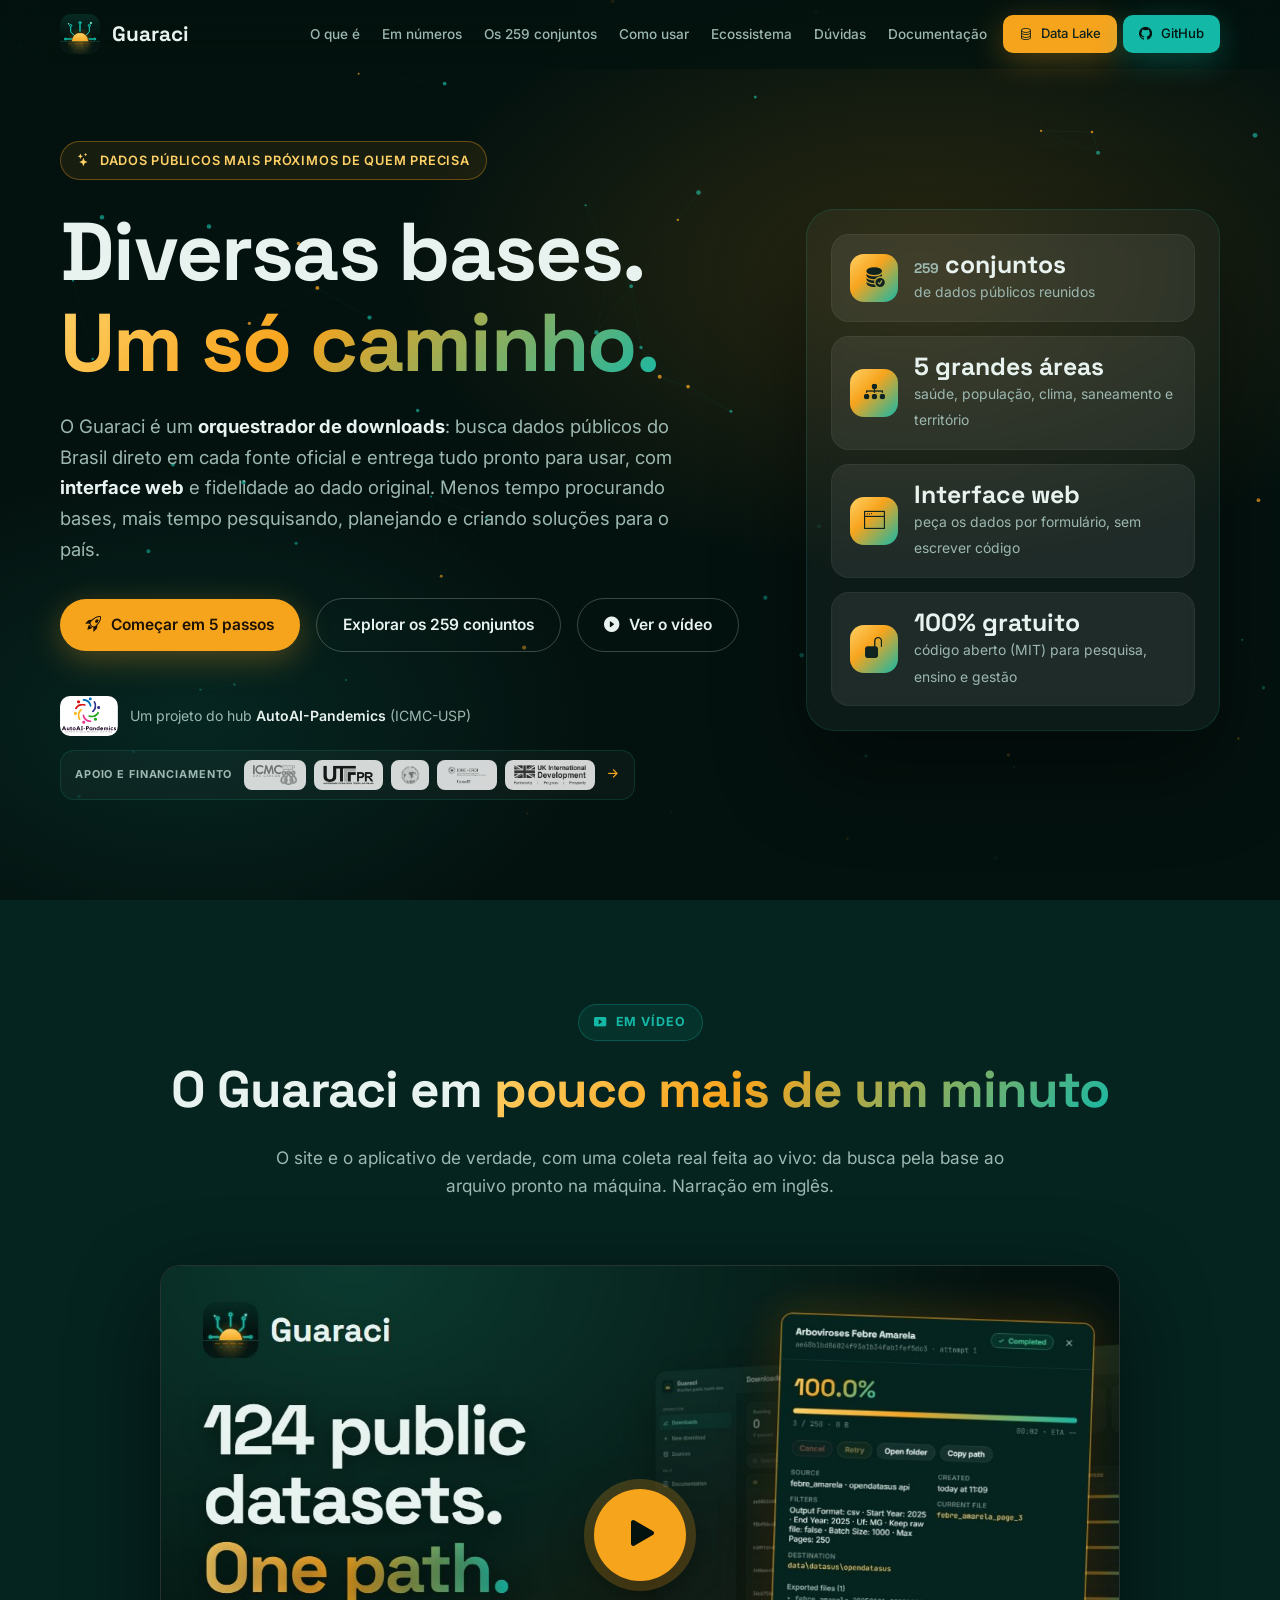
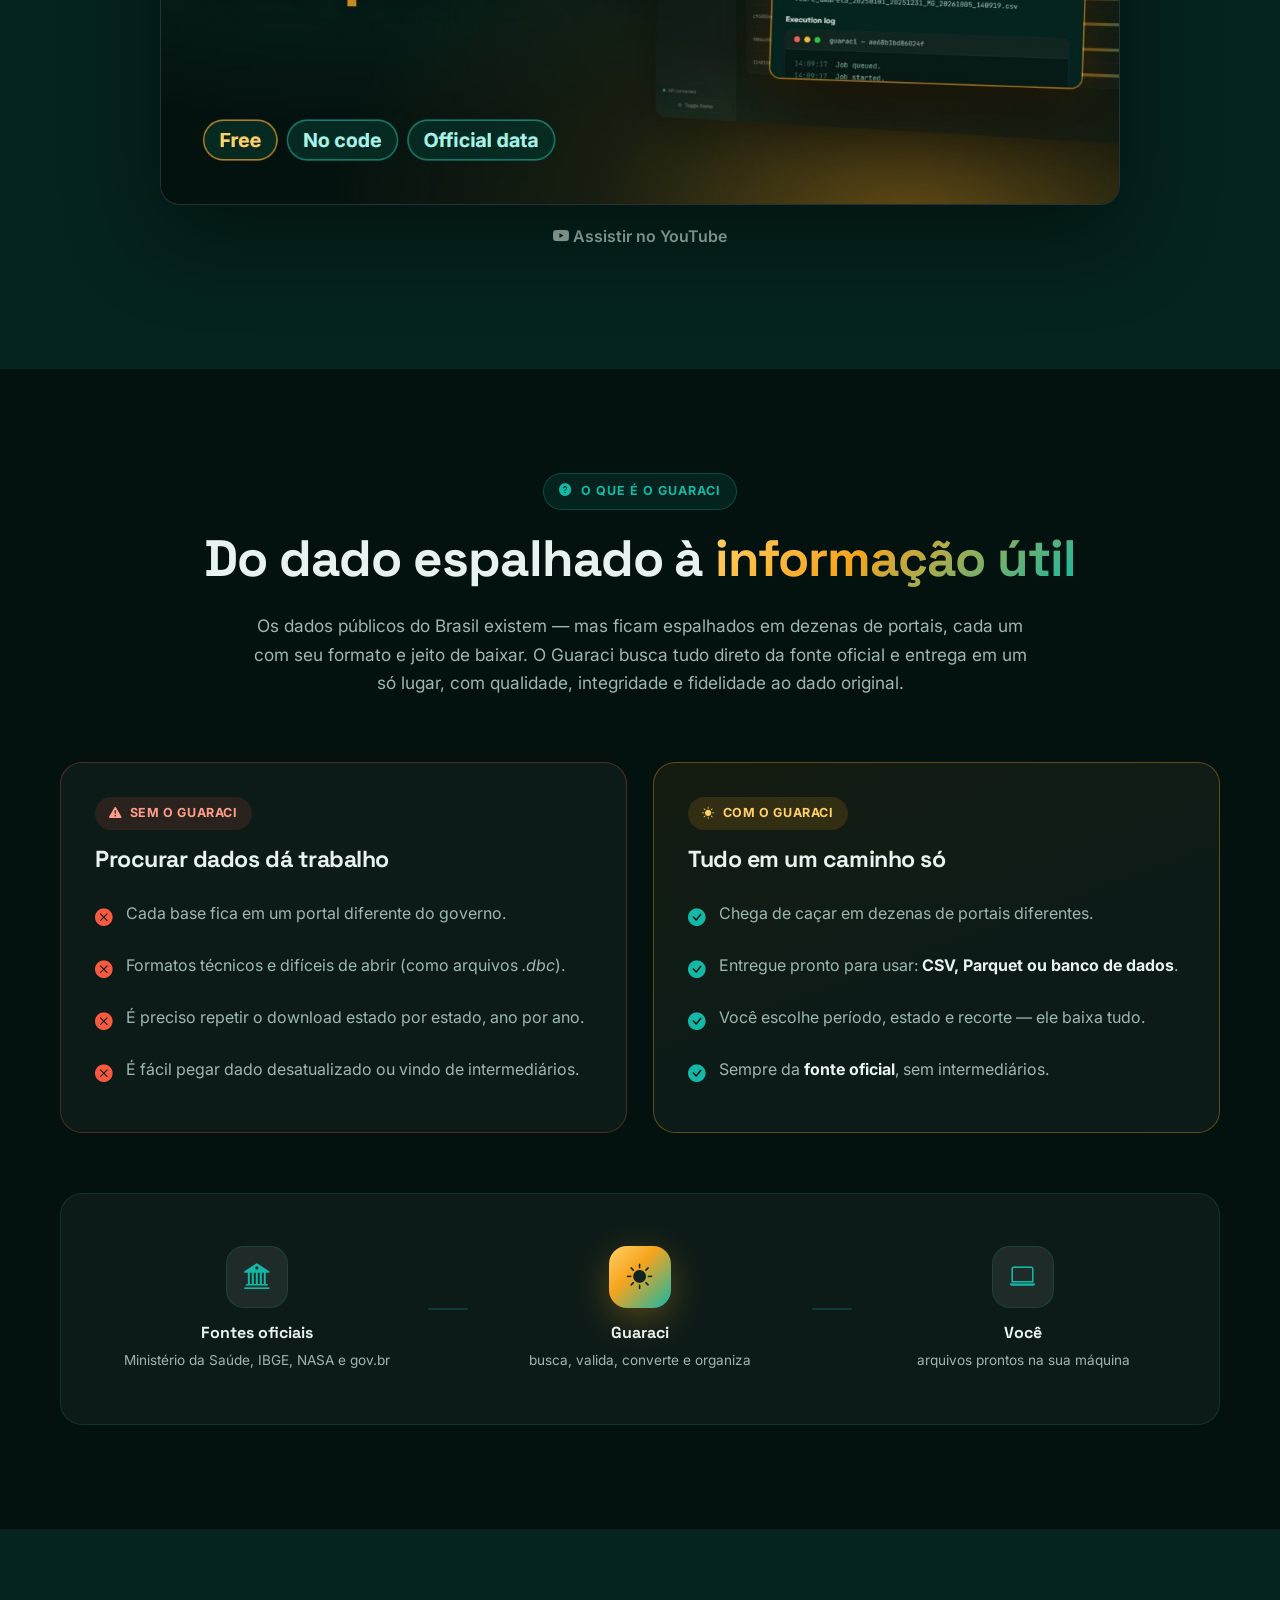
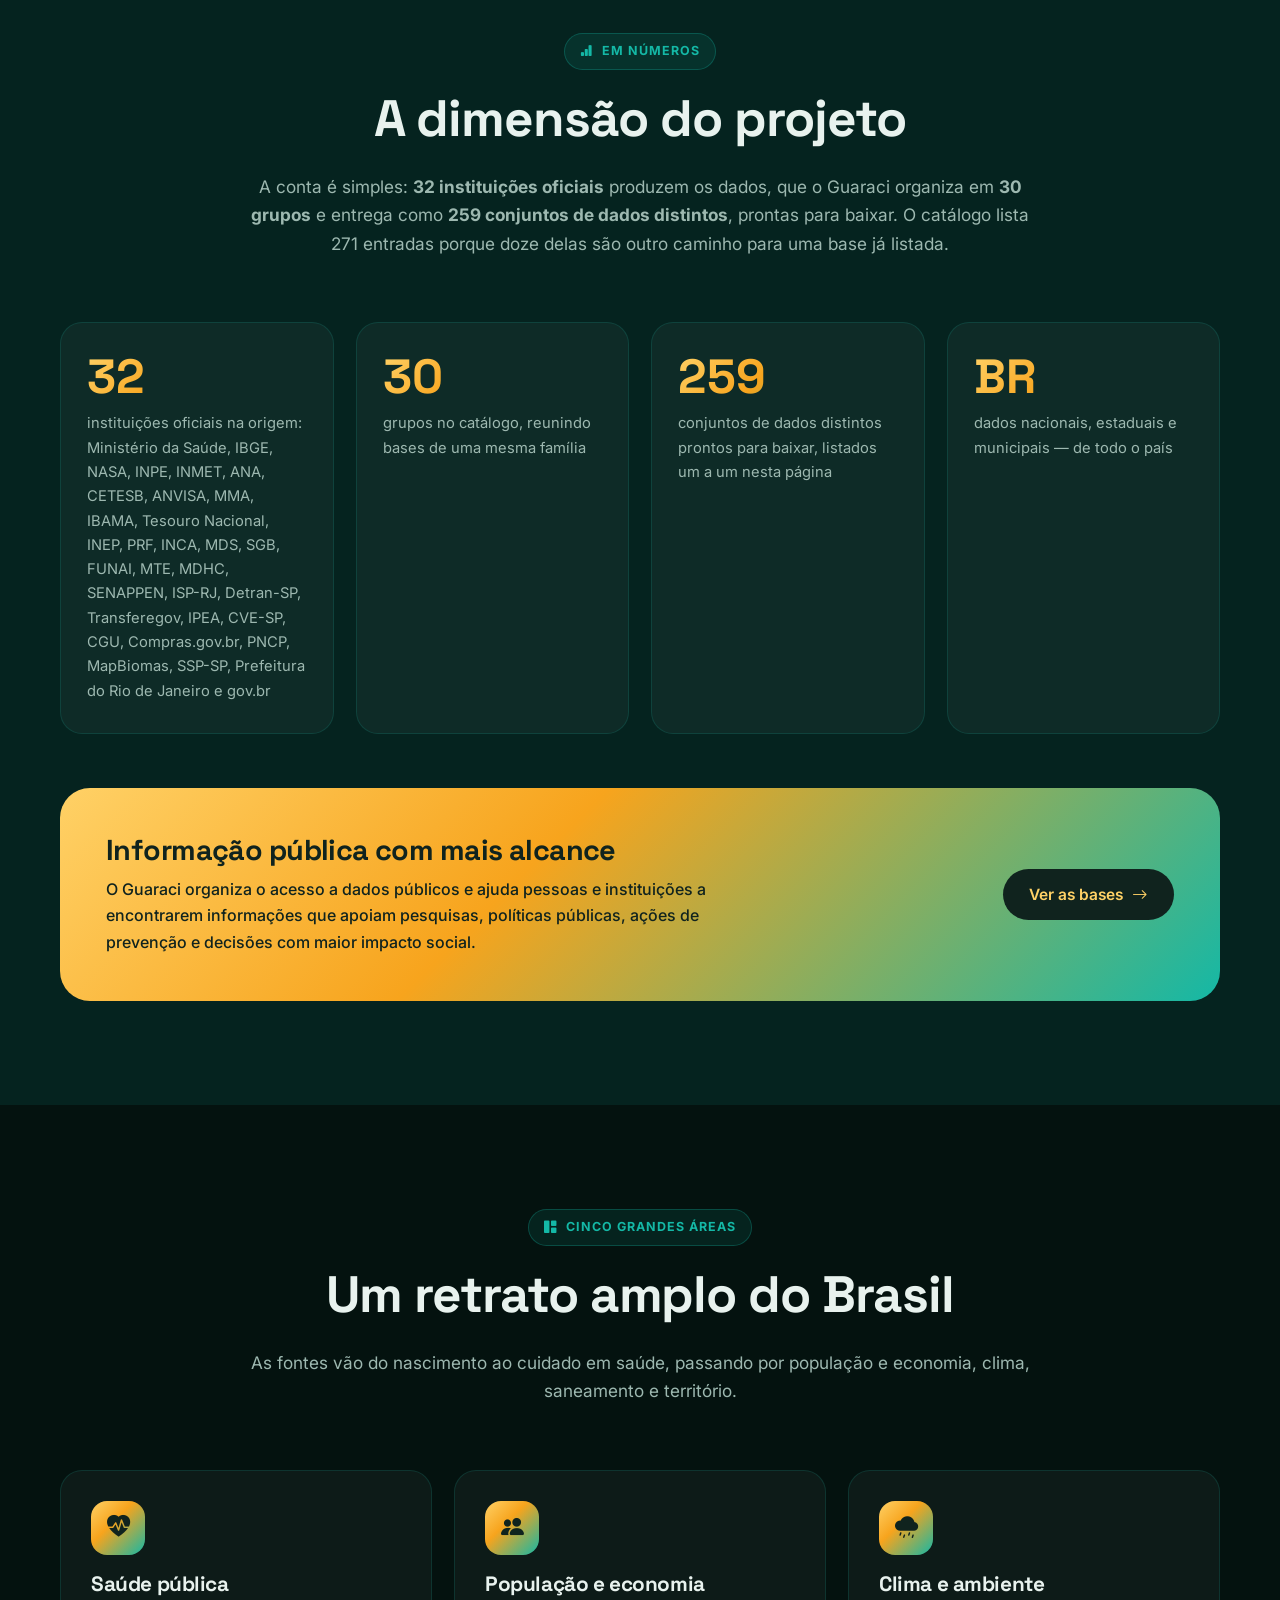
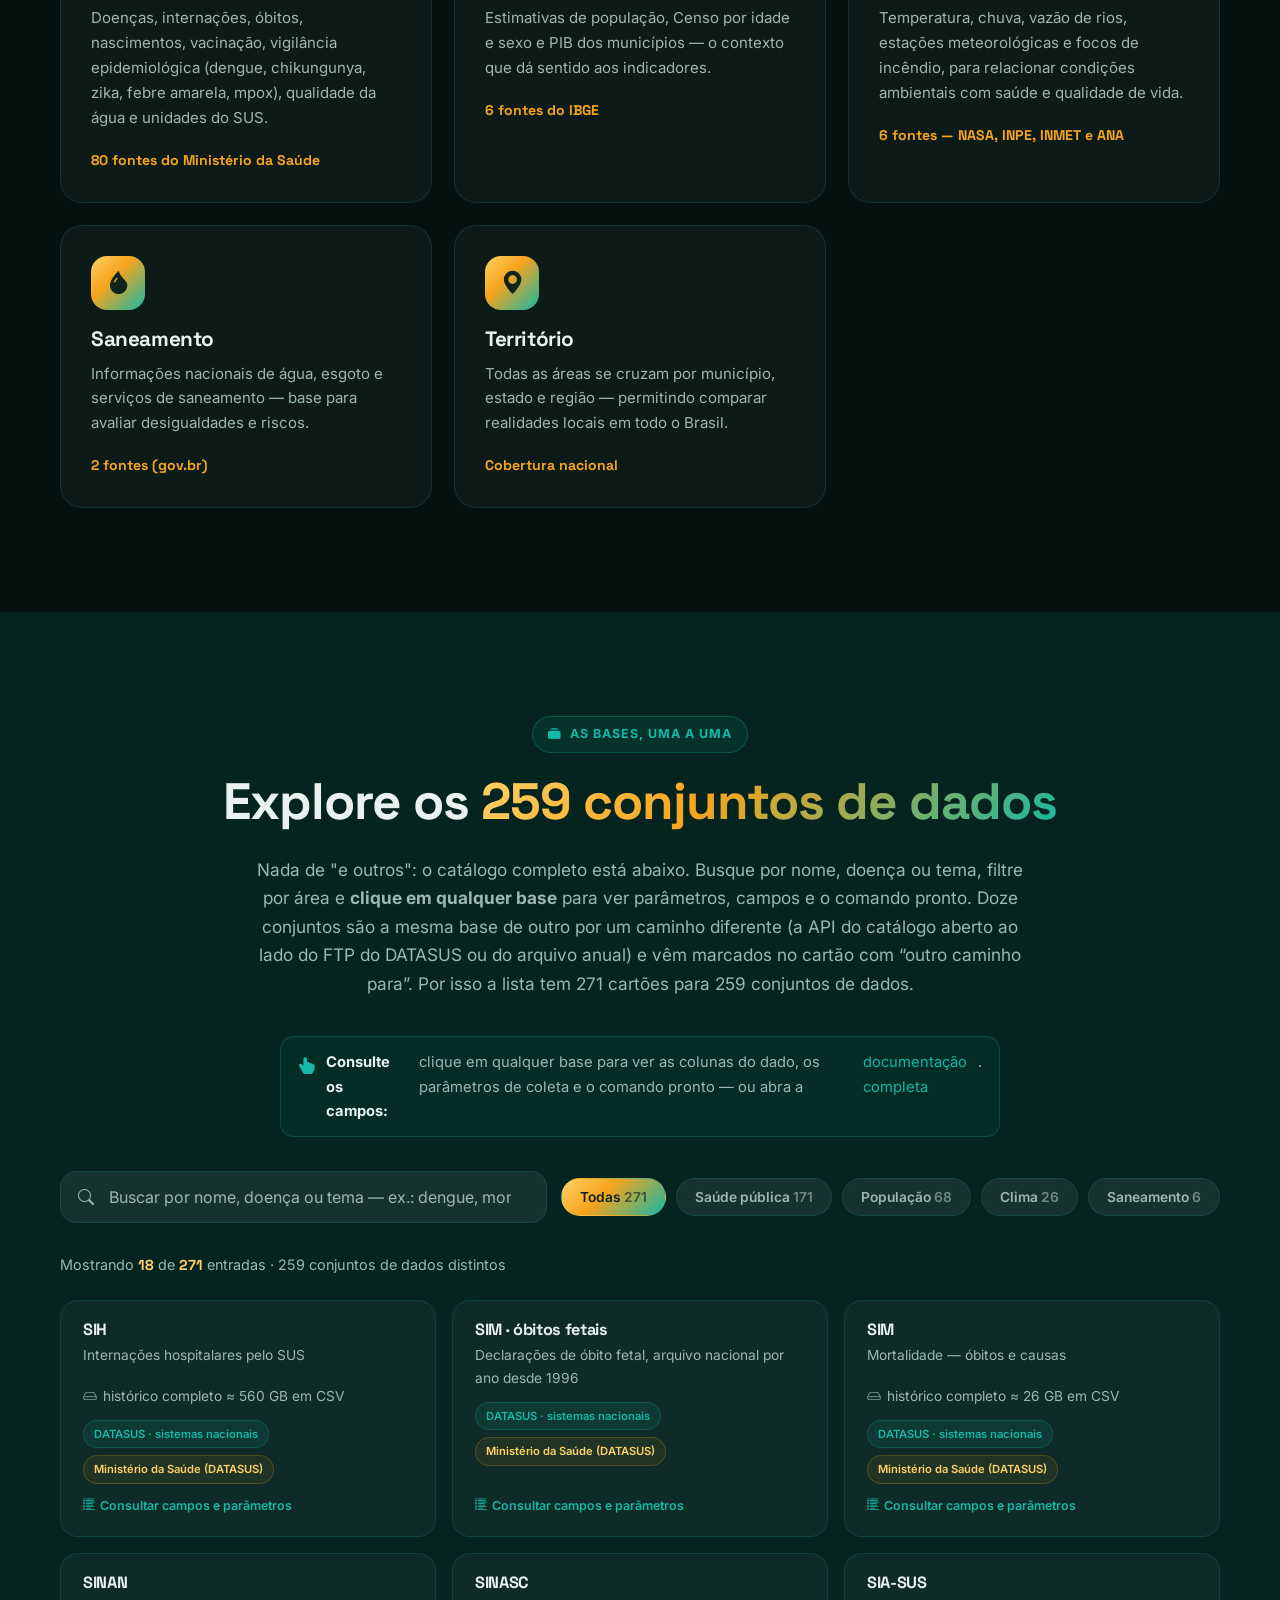
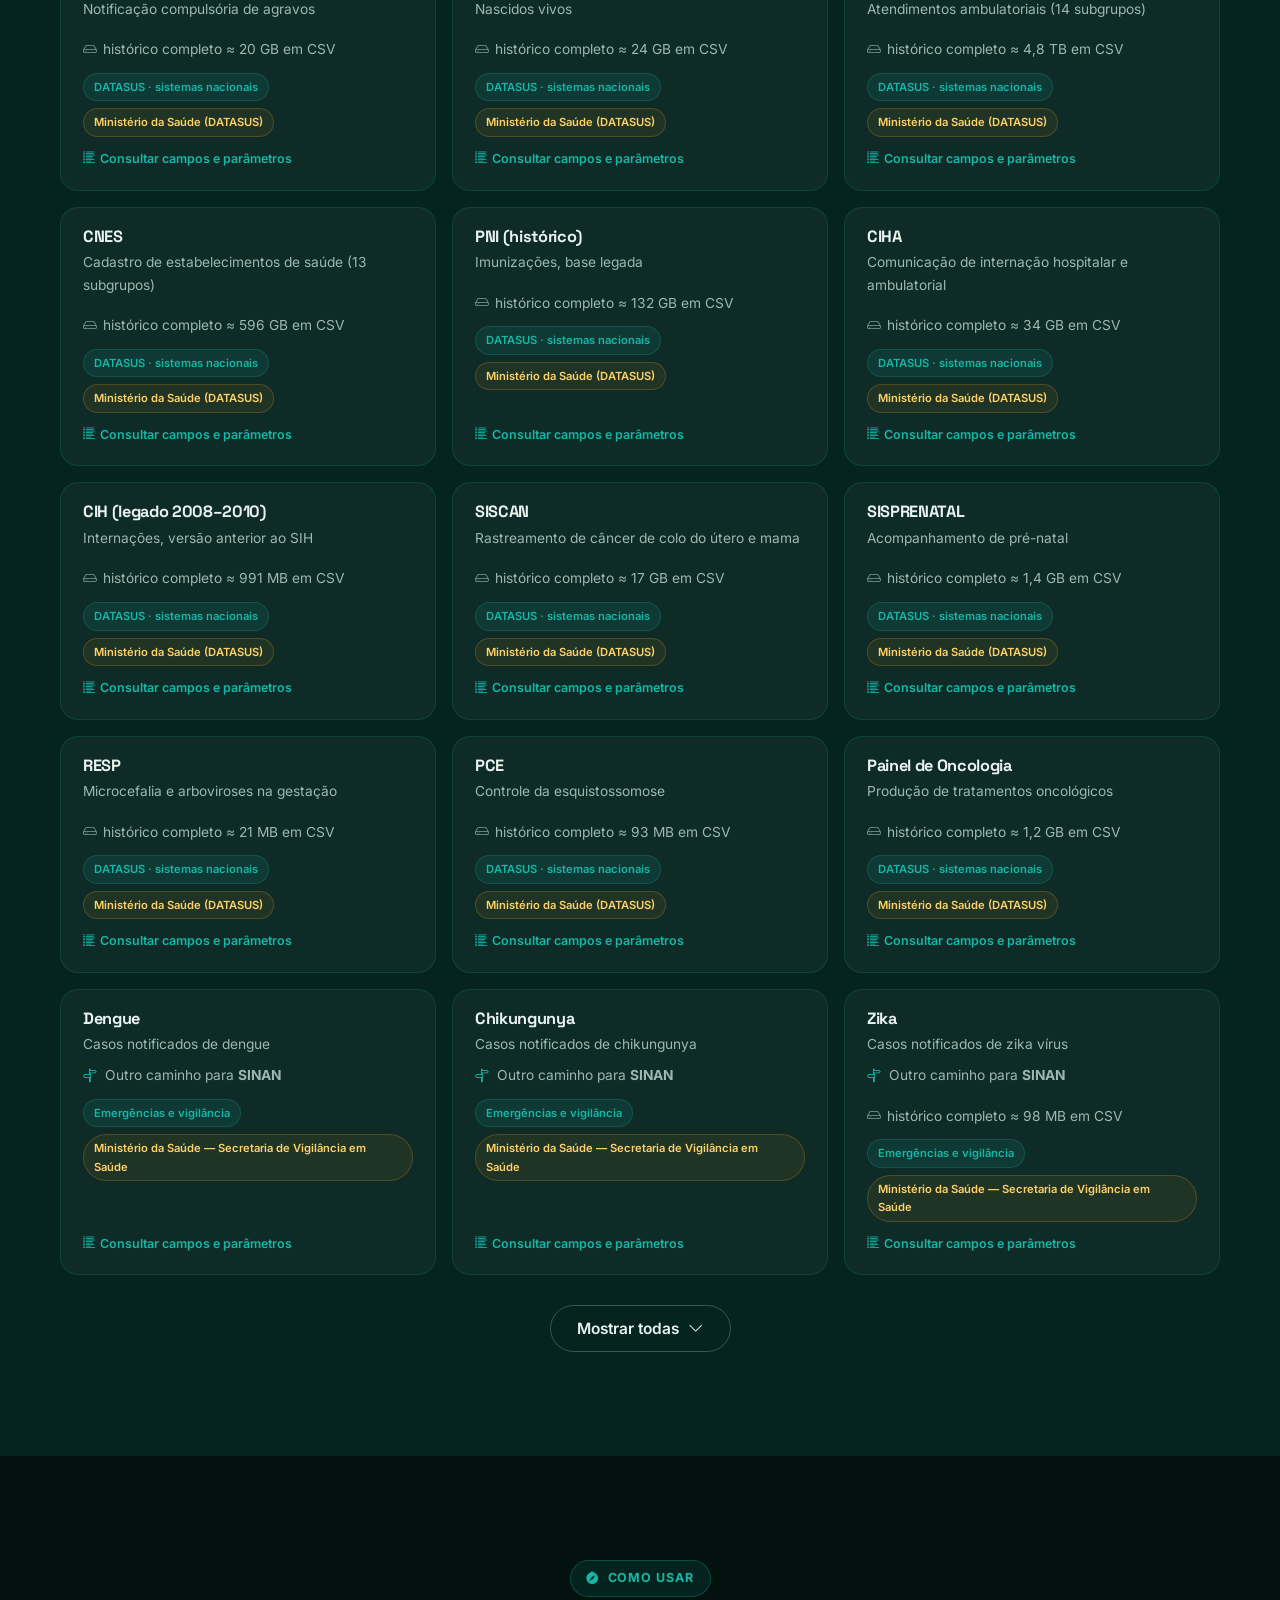
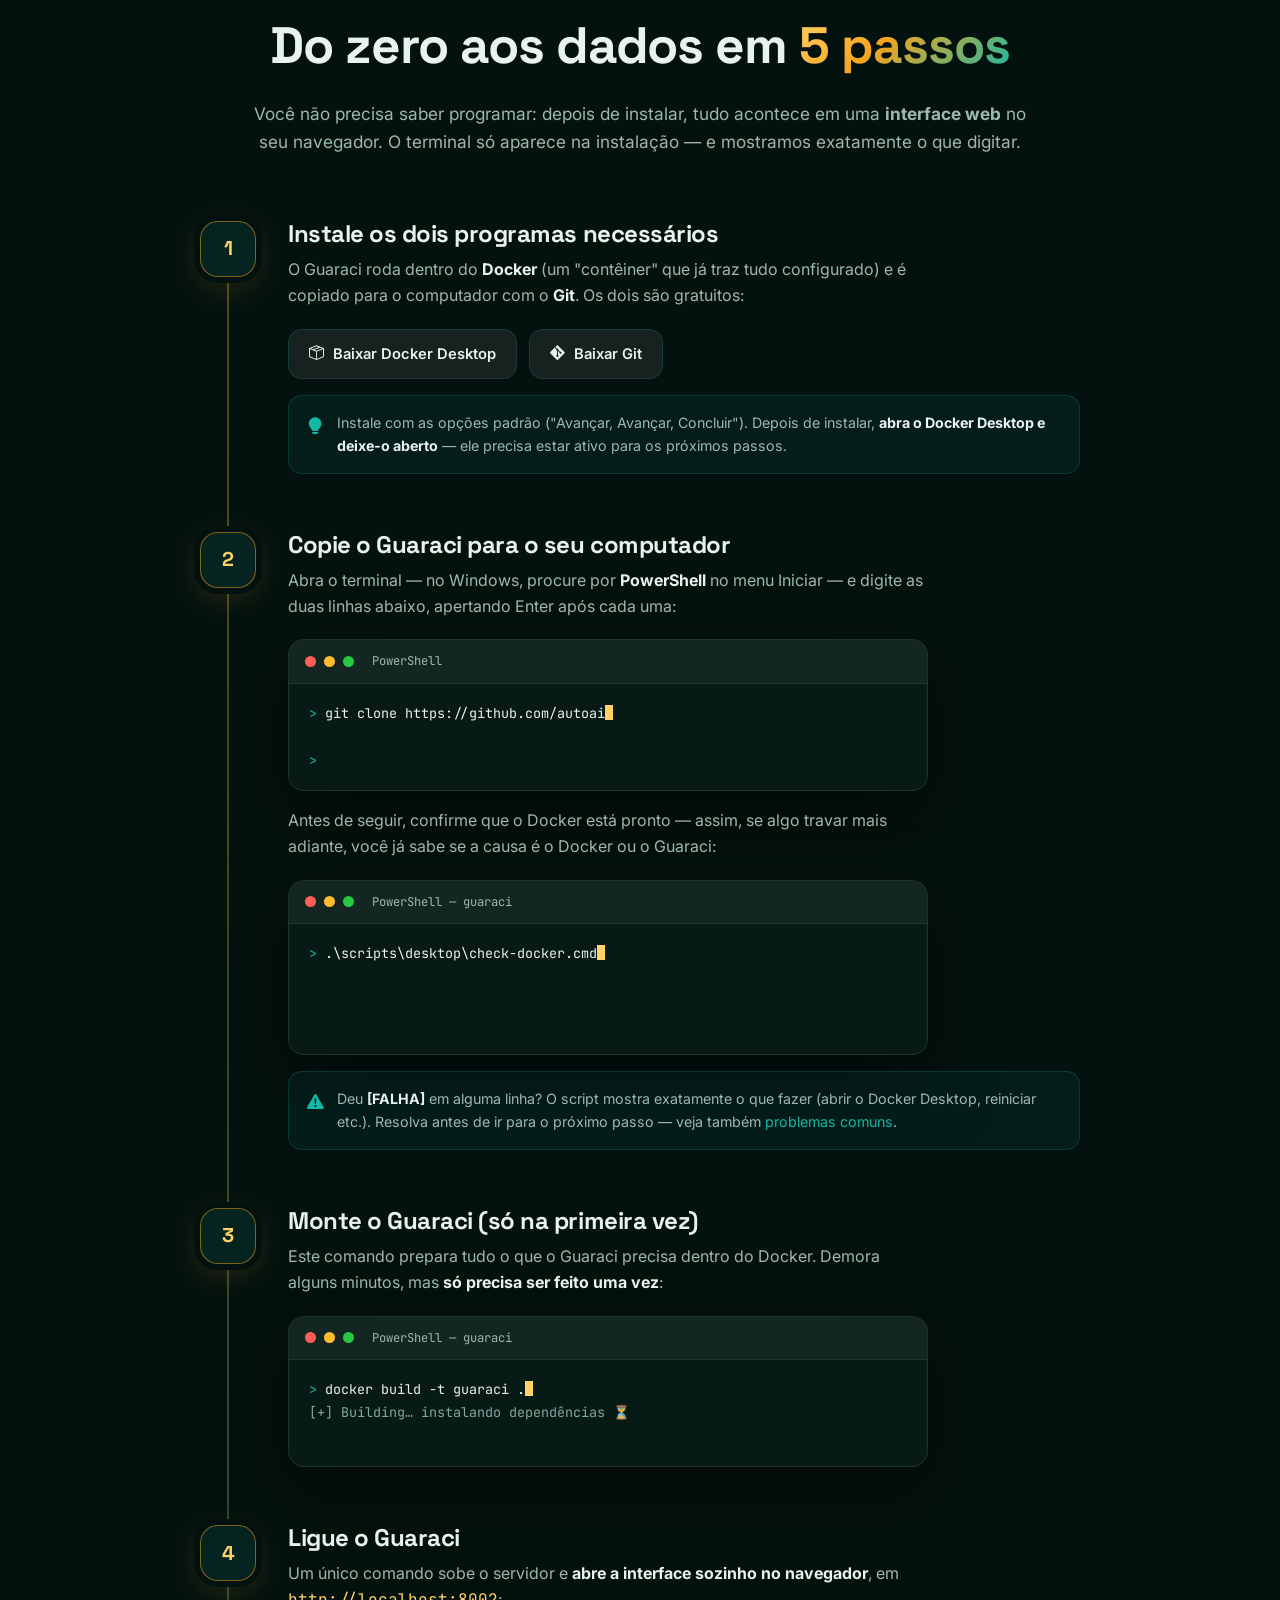
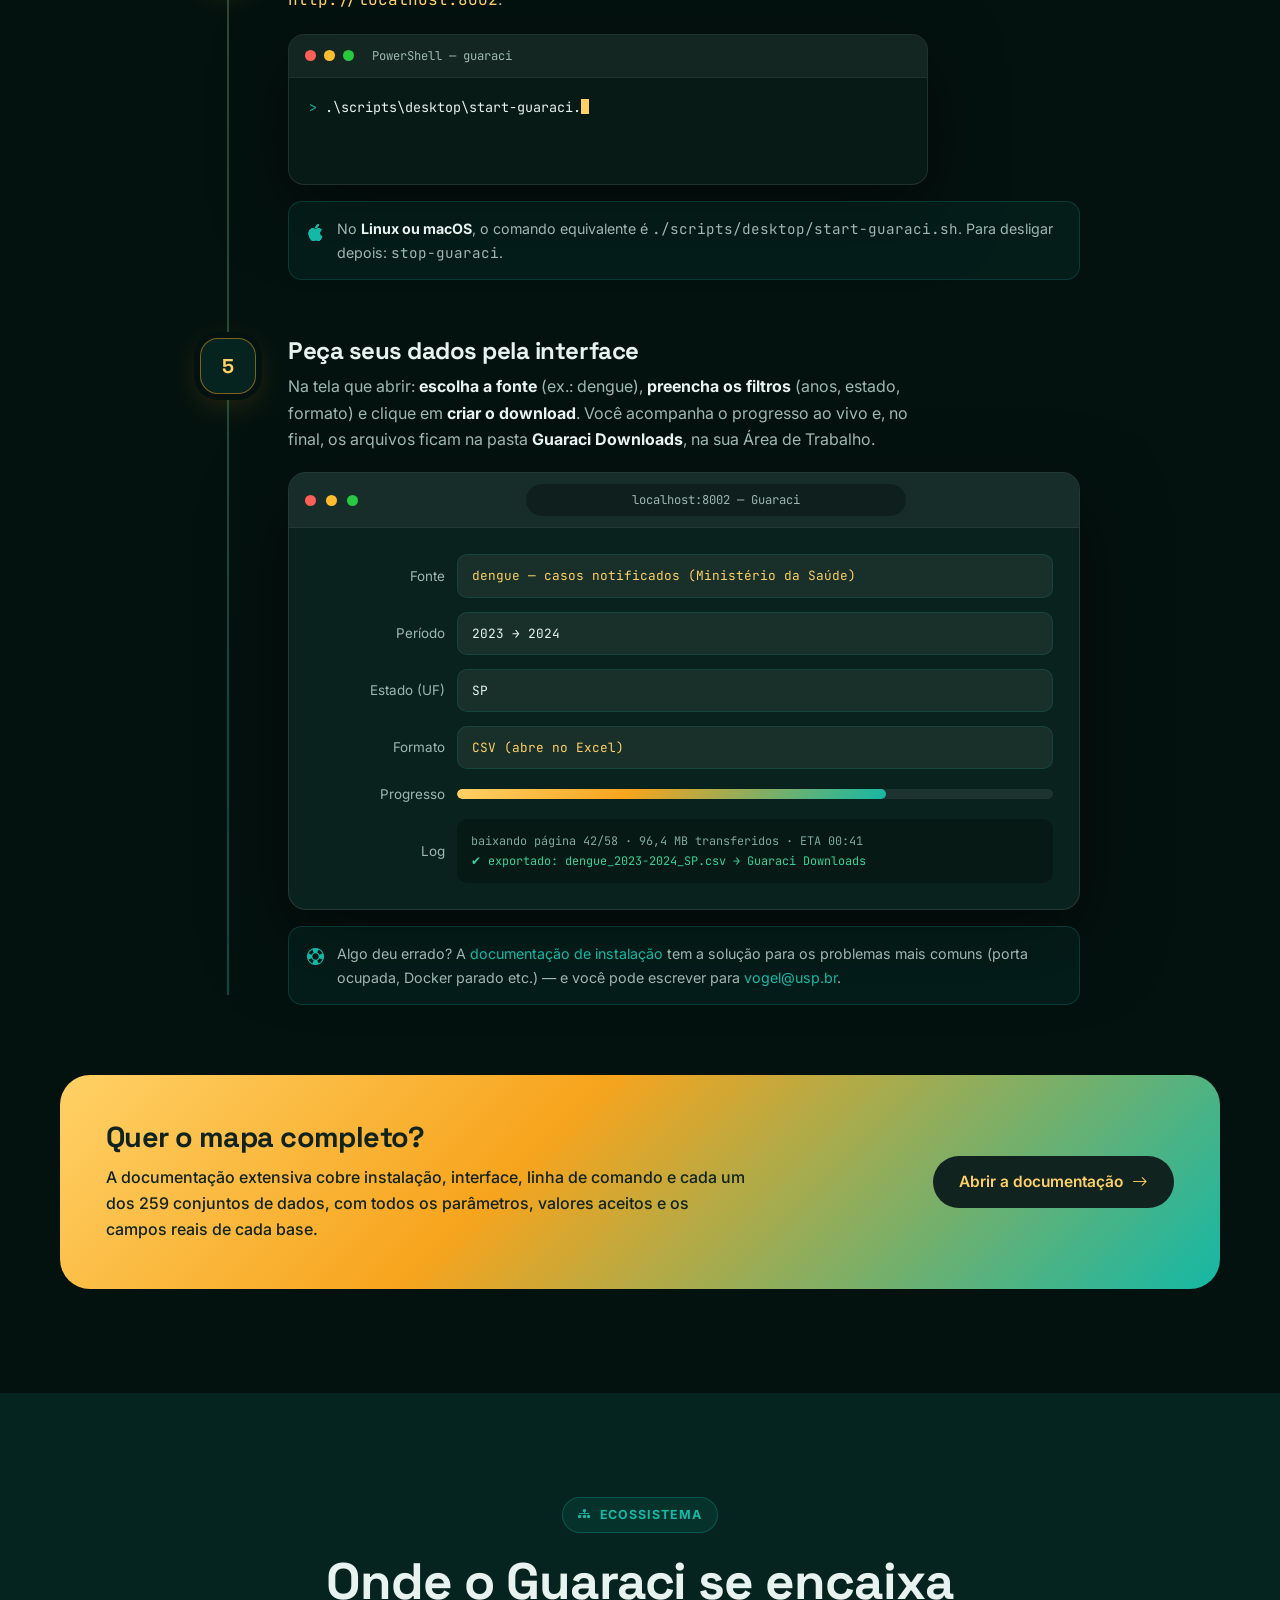
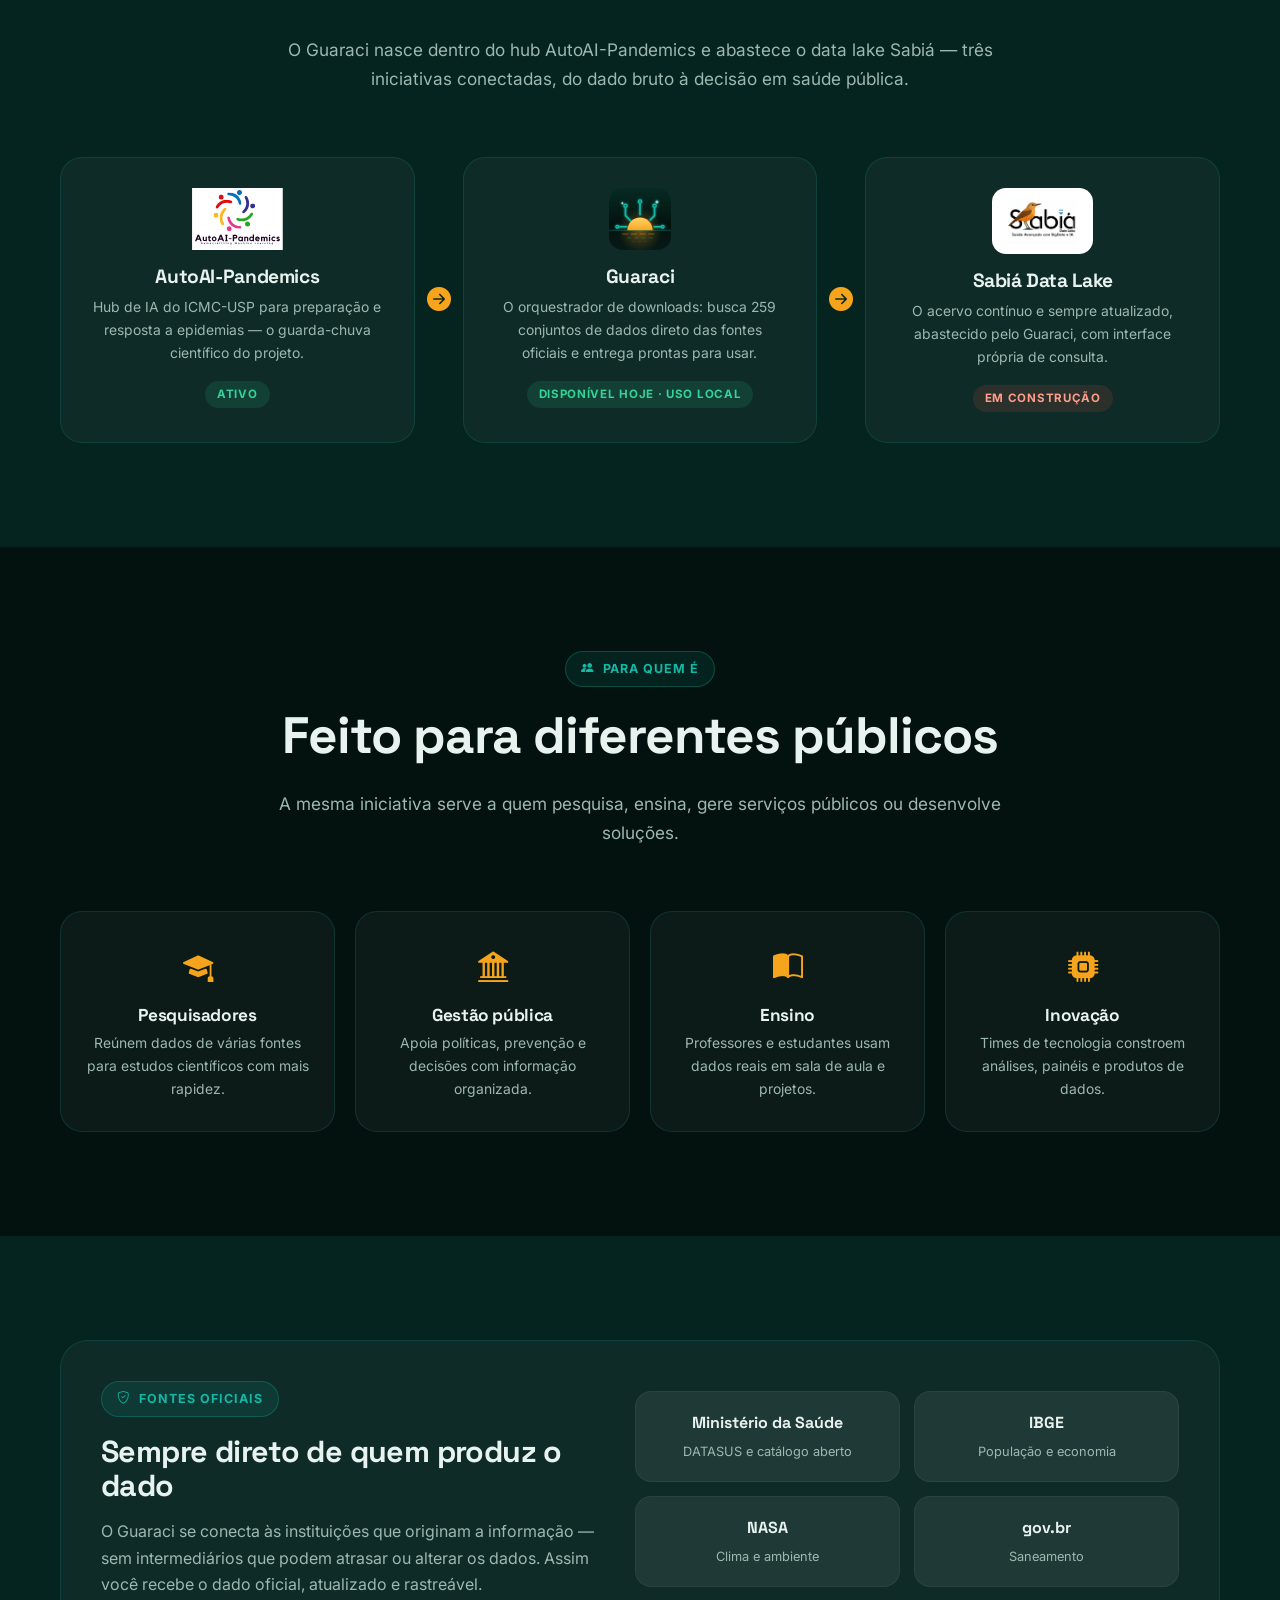
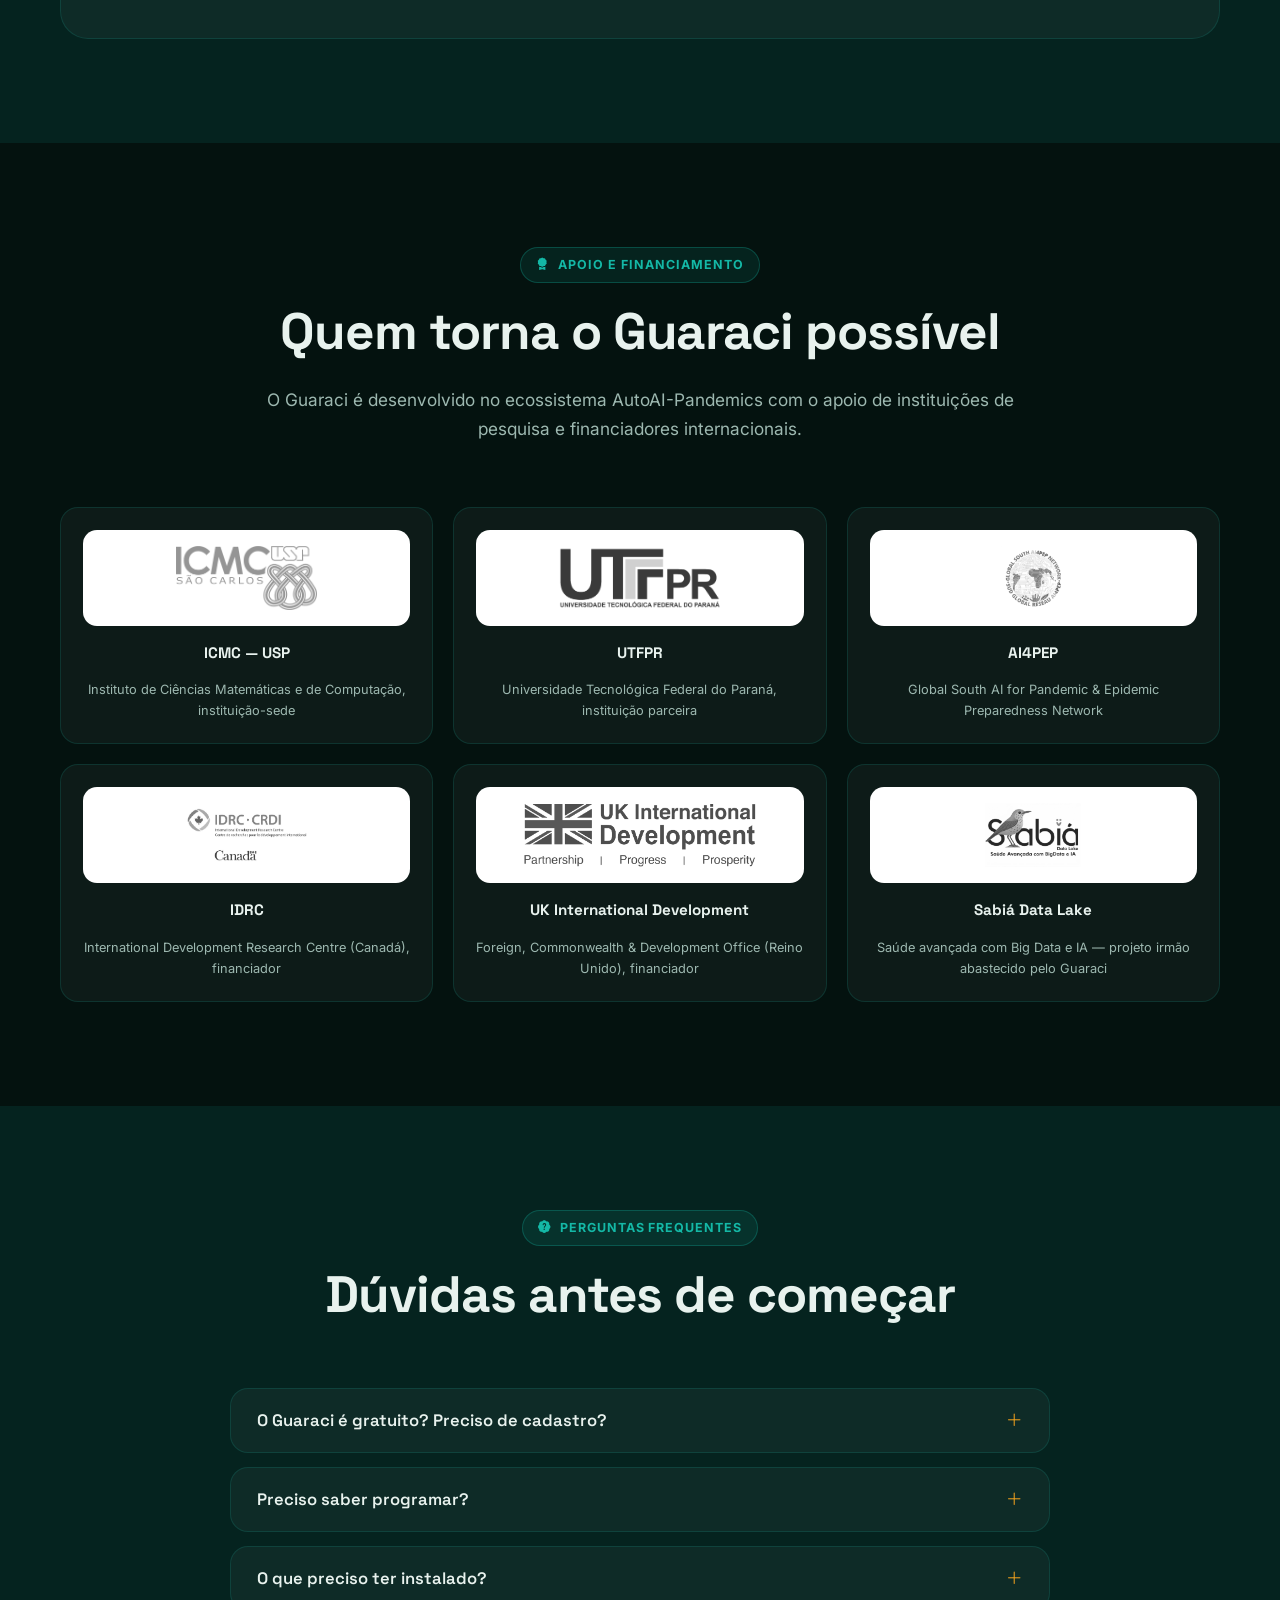
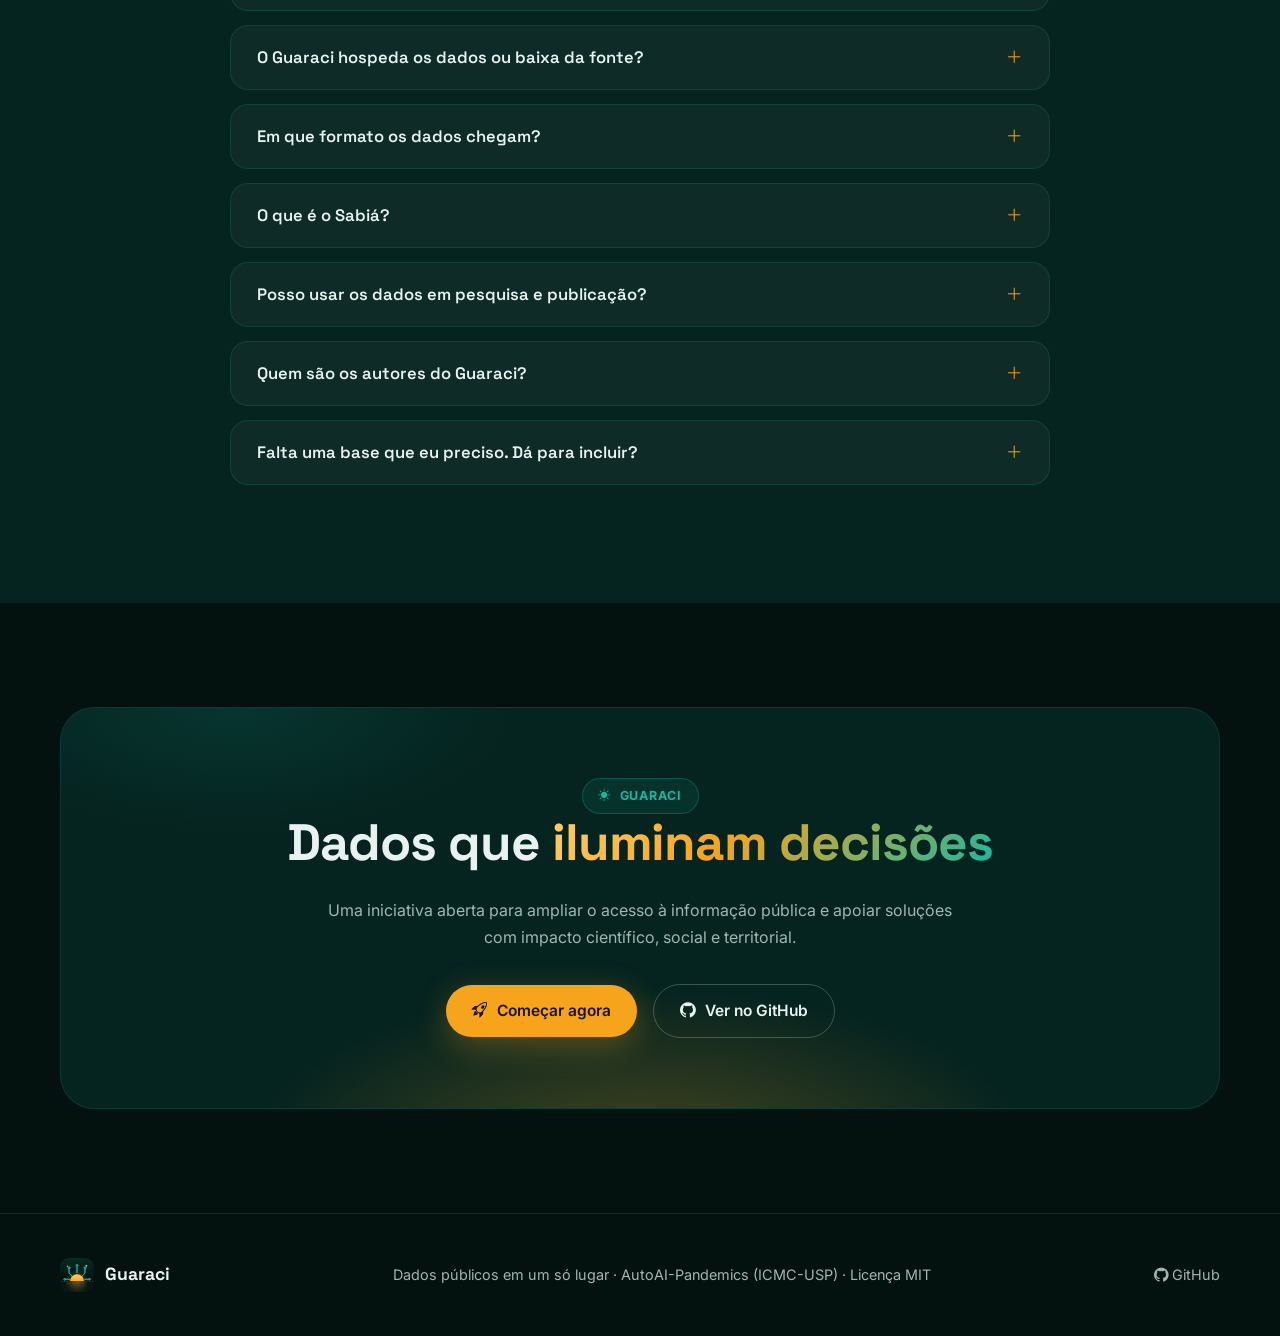
<file: guaraci/index.html>
<!DOCTYPE html>
<html lang="pt-BR">
<head>
  <meta charset="utf-8">
  <meta name="viewport" content="width=device-width, initial-scale=1">
  <title>Guaraci | Dados públicos do Brasil em um só lugar</title>
  <meta name="description" content="O Guaraci reúne 259 conjuntos de dados públicos de 32 instituições brasileiras (saúde, população, clima, saneamento e território), direto das fontes oficiais, com interface web e acesso gratuito.">
  <meta property="og:title" content="Guaraci | Dados públicos do Brasil em um só lugar">
  <meta property="og:description" content="259 conjuntos de dados públicos de 32 instituições, direto das fontes oficiais, com interface web gratuita. Um projeto AutoAI-Pandemics (ICMC-USP).">
  <meta property="og:type" content="website">
  <meta property="og:url" content="https://sabiadatalake.com.br/guaraci/">
  <meta property="og:site_name" content="Guaraci">
  <meta property="og:locale" content="pt_BR">
  <meta property="og:image" content="https://sabiadatalake.com.br/guaraci/assets/video-capa.jpg">
  <meta property="og:image:width" content="1280">
  <meta property="og:image:height" content="720">
  <meta property="og:image:alt" content="Interface web do Guaraci">
  <meta name="twitter:card" content="summary_large_image">
  <link rel="canonical" href="https://sabiadatalake.com.br/guaraci/">
  <link rel="icon" type="image/svg+xml" href="assets/logo-guaraci.svg">
  <script type="application/ld+json">
  {
    "@context": "https://schema.org",
    "@type": "SoftwareApplication",
    "name": "Guaraci",
    "url": "https://sabiadatalake.com.br/guaraci/",
    "description": "Orquestrador de downloads que reúne bases de dados públicos brasileiros (saúde, população, clima, saneamento e território) direto das fontes oficiais, com interface web e linha de comando.",
    "applicationCategory": "DeveloperApplication",
    "operatingSystem": "Windows, macOS, Linux",
    "inLanguage": "pt-BR",
    "isAccessibleForFree": true,
    "license": "https://opensource.org/licenses/MIT",
    "offers": {"@type": "Offer", "price": "0", "priceCurrency": "BRL"},
    "image": "https://sabiadatalake.com.br/guaraci/assets/video-capa.jpg",
    "sameAs": ["https://github.com/autoaihub/guaraci"],
    "publisher": {
      "@type": "Organization",
      "name": "AutoAI-Pandemics (ICMC-USP)",
      "url": "https://autoaipandemics.icmc.usp.br/"
    }
  }
  </script>
  <link rel="preconnect" href="https://fonts.googleapis.com">
  <link rel="preconnect" href="https://fonts.gstatic.com" crossorigin>
  <link href="https://fonts.googleapis.com/css2?family=Space+Grotesk:wght@500;600;700&family=Inter:wght@400;500;600;700&family=JetBrains+Mono:wght@400;600&display=swap" rel="stylesheet">
  <link href="https://cdn.jsdelivr.net/npm/bootstrap-icons@1.11.3/font/bootstrap-icons.css" rel="stylesheet">
  <link href="assets/site.css?v=20261005a" rel="stylesheet">
</head>
<body>
<div id="scroll-progress"></div>

<nav class="nav">
  <div class="container nav-inner">
    <a class="nav-brand" href="#inicio">
      <img src="assets/logo-guaraci.svg" alt="Logo do Guaraci" data-logo>
      <span data-logo-fallback style="display:none;width:40px;height:40px;border-radius:11px;background:var(--grad);place-items:center;color:#10231e;font-size:1.3rem;"><i class="bi bi-sun-fill"></i></span>
      Guaraci
    </a>
    <button class="nav-toggle" aria-label="Abrir menu"><i class="bi bi-list"></i></button>
    <div class="nav-links">
      <a href="#o-que-e">O que é</a>
      <a href="#numeros">Em números</a>
      <a href="#bases">Os 259 conjuntos</a>
      <a href="#como-usar">Como usar</a>
      <a href="#ecossistema">Ecossistema</a>
      <a href="#faq">Dúvidas</a>
      <a href="docs.html">Documentação</a>
      <a class="btn btn-sun" href="https://sabiadatalake.com.br/guaraci/" target="_blank" rel="noopener"><i class="bi bi-database"></i> Data Lake</a>
      <a class="btn btn-teal" href="https://github.com/autoaihub/guaraci" target="_blank" rel="noopener"><i class="bi bi-github"></i> GitHub</a>
    </div>
  </div>
</nav>

<!-- ═══════════ HERO ═══════════ -->
<header id="inicio" class="hero">
  <canvas id="hero-canvas" aria-hidden="true"></canvas>
  <div class="container hero-grid">
    <div>
      <span class="hero-badge"><i class="bi bi-stars"></i> Dados públicos mais próximos de quem precisa</span>
      <h1>Diversas bases.<br><span class="grad-text">Um só caminho.</span></h1>
      <p class="hero-sub">O Guaraci é um <strong>orquestrador de downloads</strong>: busca dados públicos do Brasil direto em cada fonte oficial e entrega tudo pronto para usar, com <strong>interface web</strong> e fidelidade ao dado original. Menos tempo procurando bases, mais tempo pesquisando, planejando e criando soluções para o país.</p>
      <div class="hero-ctas">
        <a href="#como-usar" class="btn btn-sun"><i class="bi bi-rocket-takeoff"></i> Começar em 5 passos</a>
        <a href="#bases" class="btn btn-ghost">Explorar os 259 conjuntos</a>
        <a href="#video" class="btn btn-ghost"><i class="bi bi-play-circle-fill"></i> Ver o vídeo</a>
      </div>
      <div class="hero-credits">
        <div class="hero-autoai">
          <img src="assets/partners/logo-autoai.svg" alt="Logo da AutoAI-Pandemics">
          <span>Um projeto do hub <a href="https://autoaipandemics.icmc.usp.br/" target="_blank" rel="noopener">AutoAI-Pandemics</a> (ICMC-USP)</span>
        </div>
        <a class="hero-funders" href="#apoio" aria-label="Ver a seção de apoio e financiamento">
          <span class="funders-lbl">Apoio e financiamento</span>
          <span class="funder-chip"><img src="assets/partners/icmc.png" alt="ICMC-USP"></span>
          <span class="funder-chip"><img src="assets/partners/utfpr.png" alt="UTFPR"></span>
          <span class="funder-chip"><img src="assets/partners/ai4pep.png" alt="AI4PEP"></span>
          <span class="funder-chip"><img src="assets/partners/idrc_logo_full_name_wordmark.jpg" alt="IDRC"></span>
          <span class="funder-chip"><img src="assets/partners/uk-international-development-2.png" alt="UK International Development"></span>
          <i class="bi bi-arrow-right-short"></i>
        </a>
      </div>
    </div>
    <div class="hero-panel reveal">
      <div class="hero-stat"><div class="ico"><i class="bi bi-database-fill-check"></i></div><div><strong><span data-to="259">0</span> conjuntos</strong><span>de dados públicos reunidos</span></div></div>
      <div class="hero-stat"><div class="ico"><i class="bi bi-diagram-3-fill"></i></div><div><strong>5 grandes áreas</strong><span>saúde, população, clima, saneamento e território</span></div></div>
      <div class="hero-stat"><div class="ico"><i class="bi bi-window-fullscreen"></i></div><div><strong>Interface web</strong><span>peça os dados por formulário, sem escrever código</span></div></div>
      <div class="hero-stat"><div class="ico"><i class="bi bi-unlock-fill"></i></div><div><strong>100% gratuito</strong><span>código aberto (MIT) para pesquisa, ensino e gestão</span></div></div>
    </div>
  </div>
</header>

<!-- ═══════════ VÍDEO ═══════════ -->
<section id="video" class="soft">
  <div class="container">
    <div class="sec-head reveal">
      <span class="kicker"><i class="bi bi-play-btn-fill"></i> Em vídeo</span>
      <h2 class="sec-title">O Guaraci em <span class="grad-text">pouco mais de um minuto</span></h2>
      <p class="sec-lead">O site e o aplicativo de verdade, com uma coleta real feita ao vivo: da busca pela base ao arquivo pronto na máquina. Narração em inglês.</p>
    </div>
    <div class="video-frame reveal" id="video-frame">
      <button class="video-play" type="button" data-yt="DtiRMPEwr2Y" aria-label="Reproduzir o vídeo de apresentação do Guaraci">
        <img src="assets/video-capa.jpg" alt="Capa do vídeo: 124 public datasets. One path." loading="lazy" width="1280" height="720">
        <span class="video-btn"><i class="bi bi-play-fill"></i></span>
      </button>
    </div>
    <p class="video-link reveal"><a href="https://youtu.be/DtiRMPEwr2Y" target="_blank" rel="noopener"><i class="bi bi-youtube"></i> Assistir no YouTube</a></p>
  </div>
</section>

<!-- ═══════════ O QUE É ═══════════ -->
<section id="o-que-e">
  <div class="container">
    <div class="sec-head reveal">
      <span class="kicker"><i class="bi bi-question-circle-fill"></i> O que é o Guaraci</span>
      <h2 class="sec-title">Do dado espalhado à <span class="grad-text">informação útil</span></h2>
      <p class="sec-lead">Os dados públicos do Brasil existem — mas ficam espalhados em dezenas de portais, cada um com seu formato e jeito de baixar. O Guaraci busca tudo direto da fonte oficial e entrega em um só lugar, com qualidade, integridade e fidelidade ao dado original.</p>
    </div>
    <div class="duo">
      <div class="duo-col problem reveal">
        <span class="duo-tag"><i class="bi bi-exclamation-triangle-fill"></i> Sem o Guaraci</span>
        <h3>Procurar dados dá trabalho</h3>
        <ul class="duo-list">
          <li><i class="bi bi-x-circle-fill"></i><span>Cada base fica em um portal diferente do governo.</span></li>
          <li><i class="bi bi-x-circle-fill"></i><span>Formatos técnicos e difíceis de abrir (como arquivos <em>.dbc</em>).</span></li>
          <li><i class="bi bi-x-circle-fill"></i><span>É preciso repetir o download estado por estado, ano por ano.</span></li>
          <li><i class="bi bi-x-circle-fill"></i><span>É fácil pegar dado desatualizado ou vindo de intermediários.</span></li>
        </ul>
      </div>
      <div class="duo-col solution reveal" data-delay="120">
        <span class="duo-tag"><i class="bi bi-sun-fill"></i> Com o Guaraci</span>
        <h3>Tudo em um caminho só</h3>
        <ul class="duo-list">
          <li><i class="bi bi-check-circle-fill"></i><span>Chega de caçar em dezenas de portais diferentes.</span></li>
          <li><i class="bi bi-check-circle-fill"></i><span>Entregue pronto para usar: <strong>CSV, Parquet ou banco de dados</strong>.</span></li>
          <li><i class="bi bi-check-circle-fill"></i><span>Você escolhe período, estado e recorte — ele baixa tudo.</span></li>
          <li><i class="bi bi-check-circle-fill"></i><span>Sempre da <strong>fonte oficial</strong>, sem intermediários.</span></li>
        </ul>
      </div>
    </div>
    <div class="flow reveal">
      <div class="flow-row">
        <div class="flow-node">
          <div class="ico"><i class="bi bi-bank2"></i></div>
          <strong>Fontes oficiais</strong>
          <span>Ministério da Saúde, IBGE, NASA e gov.br</span>
        </div>
        <div class="flow-link"></div>
        <div class="flow-node sunny">
          <div class="ico"><i class="bi bi-sun-fill"></i></div>
          <strong>Guaraci</strong>
          <span>busca, valida, converte e organiza</span>
        </div>
        <div class="flow-link"></div>
        <div class="flow-node">
          <div class="ico"><i class="bi bi-laptop"></i></div>
          <strong>Você</strong>
          <span>arquivos prontos na sua máquina</span>
        </div>
      </div>
    </div>
  </div>
</section>

<!-- ═══════════ EM NÚMEROS ═══════════ -->
<section id="numeros" class="soft">
  <div class="container">
    <div class="sec-head reveal">
      <span class="kicker"><i class="bi bi-bar-chart-fill"></i> Em números</span>
      <h2 class="sec-title">A dimensão do projeto</h2>
      <p class="sec-lead">A conta é simples: <strong>32 instituições oficiais</strong> produzem os dados, que o Guaraci organiza em <strong>30 grupos</strong> e entrega como <strong>259 conjuntos de dados distintos</strong>, prontas para baixar. O catálogo lista 271 entradas porque doze delas são outro caminho para uma base já listada.</p>
    </div>
    <div class="metrics">
      <div class="metric reveal"><div class="num grad-text"><span data-to="32">0</span></div><div class="lbl">instituições oficiais na origem: Ministério da Saúde, IBGE, NASA, INPE, INMET, ANA, CETESB, ANVISA, MMA, IBAMA, Tesouro Nacional, INEP, PRF, INCA, MDS, SGB, FUNAI, MTE, MDHC, SENAPPEN, ISP-RJ, Detran-SP, Transferegov, IPEA, CVE-SP, CGU, Compras.gov.br, PNCP, MapBiomas, SSP-SP, Prefeitura do Rio de Janeiro e gov.br</div></div>
      <div class="metric reveal" data-delay="90"><div class="num grad-text"><span data-to="30">0</span></div><div class="lbl">grupos no catálogo, reunindo bases de uma mesma família</div></div>
      <div class="metric reveal" data-delay="180"><div class="num grad-text"><span data-to="259">0</span></div><div class="lbl">conjuntos de dados distintos prontos para baixar, listados um a um nesta página</div></div>
      <div class="metric reveal" data-delay="270"><div class="num grad-text">BR</div><div class="lbl">dados nacionais, estaduais e municipais — de todo o país</div></div>
    </div>
    <div class="impact reveal">
      <div>
        <h3>Informação pública com mais alcance</h3>
        <p>O Guaraci organiza o acesso a dados públicos e ajuda pessoas e instituições a encontrarem informações que apoiam pesquisas, políticas públicas, ações de prevenção e decisões com maior impacto social.</p>
      </div>
      <a href="#bases" class="btn">Ver as bases <i class="bi bi-arrow-right"></i></a>
    </div>
  </div>
</section>

<!-- ═══════════ ÁREAS ═══════════ -->
<section id="areas">
  <div class="container">
    <div class="sec-head reveal">
      <span class="kicker"><i class="bi bi-grid-1x2-fill"></i> Cinco grandes áreas</span>
      <h2 class="sec-title">Um retrato amplo do Brasil</h2>
      <p class="sec-lead">As fontes vão do nascimento ao cuidado em saúde, passando por população e economia, clima, saneamento e território.</p>
    </div>
    <div class="areas">
      <div class="area reveal"><div class="ico"><i class="bi bi-heart-pulse-fill"></i></div><h3>Saúde pública</h3><p>Doenças, internações, óbitos, nascimentos, vacinação, vigilância epidemiológica (dengue, chikungunya, zika, febre amarela, mpox), qualidade da água e unidades do SUS.</p><span class="count">80 fontes do Ministério da Saúde</span></div>
      <div class="area reveal" data-delay="80"><div class="ico"><i class="bi bi-people-fill"></i></div><h3>População e economia</h3><p>Estimativas de população, Censo por idade e sexo e PIB dos municípios — o contexto que dá sentido aos indicadores.</p><span class="count">6 fontes do IBGE</span></div>
      <div class="area reveal" data-delay="160"><div class="ico"><i class="bi bi-cloud-drizzle-fill"></i></div><h3>Clima e ambiente</h3><p>Temperatura, chuva, vazão de rios, estações meteorológicas e focos de incêndio, para relacionar condições ambientais com saúde e qualidade de vida.</p><span class="count">6 fontes — NASA, INPE, INMET e ANA</span></div>
      <div class="area reveal" data-delay="240"><div class="ico"><i class="bi bi-droplet-fill"></i></div><h3>Saneamento</h3><p>Informações nacionais de água, esgoto e serviços de saneamento — base para avaliar desigualdades e riscos.</p><span class="count">2 fontes (gov.br)</span></div>
      <div class="area reveal" data-delay="320"><div class="ico"><i class="bi bi-geo-alt-fill"></i></div><h3>Território</h3><p>Todas as áreas se cruzam por município, estado e região — permitindo comparar realidades locais em todo o Brasil.</p><span class="count">Cobertura nacional</span></div>
    </div>
  </div>
</section>

<!-- ═══════════ CATÁLOGO ═══════════ -->
<section id="bases" class="soft">
  <div class="container">
    <div class="sec-head reveal">
      <span class="kicker"><i class="bi bi-collection-fill"></i> As bases, uma a uma</span>
      <h2 class="sec-title">Explore os <span class="grad-text">259 conjuntos de dados</span></h2>
      <p class="sec-lead">Nada de "e outros": o catálogo completo está abaixo. Busque por nome, doença ou tema, filtre por área e <strong>clique em qualquer base</strong> para ver parâmetros, campos e o comando pronto. Doze conjuntos são a mesma base de outro por um caminho diferente (a API do catálogo aberto ao lado do FTP do DATASUS ou do arquivo anual) e vêm marcados no cartão com “outro caminho para”. Por isso a lista tem 271 cartões para 259 conjuntos de dados.</p>
    </div>
    <p class="explorer-hint reveal"><i class="bi bi-hand-index-thumb-fill"></i> <strong>Consulte os campos:</strong> clique em qualquer base para ver as colunas do dado, os parâmetros de coleta e o comando pronto — ou abra a <a href="docs.html#catalogo">documentação completa</a>.</p>
    <div class="explorer-bar reveal">
      <div class="search-box">
        <i class="bi bi-search"></i>
        <input id="bases-search" type="search" placeholder="Buscar por nome, doença ou tema — ex.: dengue, mortalidade, água…" aria-label="Buscar base">
      </div>
      <div class="chips" id="bases-chips">
        <button class="chip active" data-area="all">Todas</button>
        <button class="chip" data-area="saude">Saúde pública</button>
        <button class="chip" data-area="pop">População</button>
        <button class="chip" data-area="clima">Clima</button>
        <button class="chip" data-area="san">Saneamento</button>
      </div>
    </div>
    <p class="explorer-count" id="bases-count"></p>
    <div class="bases-grid" id="bases-grid"></div>
    <div class="explorer-empty" id="bases-empty"><i class="bi bi-binoculars" style="font-size:2rem;"></i><p>Nenhuma base encontrada com esse filtro. Tente outro termo — ou <a href="mailto:vogel@usp.br">peça a inclusão</a> de uma nova base.</p></div>
    <div class="explorer-more" id="bases-more" style="display:none;"><button class="btn btn-ghost" id="bases-more-btn">Mostrar todas <i class="bi bi-chevron-down"></i></button></div>
  </div>
</section>

<!-- ═══════════ COMO USAR ═══════════ -->
<section id="como-usar">
  <div class="container">
    <div class="sec-head reveal">
      <span class="kicker"><i class="bi bi-compass-fill"></i> Como usar</span>
      <h2 class="sec-title">Do zero aos dados em <span class="grad-text">5 passos</span></h2>
      <p class="sec-lead">Você não precisa saber programar: depois de instalar, tudo acontece em uma <strong>interface web</strong> no seu navegador. O terminal só aparece na instalação — e mostramos exatamente o que digitar.</p>
    </div>

    <div class="steps">
      <!-- Passo 1 -->
      <div class="step reveal">
        <div class="step-dot">1</div>
        <h3>Instale os dois programas necessários</h3>
        <p class="step-lead">O Guaraci roda dentro do <strong>Docker</strong> (um "contêiner" que já traz tudo configurado) e é copiado para o computador com o <strong>Git</strong>. Os dois são gratuitos:</p>
        <div class="dl-links">
          <a href="https://www.docker.com/products/docker-desktop/" target="_blank" rel="noopener"><i class="bi bi-box-seam"></i> Baixar Docker Desktop</a>
          <a href="https://git-scm.com/downloads" target="_blank" rel="noopener"><i class="bi bi-git"></i> Baixar Git</a>
        </div>
        <div class="callout"><i class="bi bi-lightbulb-fill"></i><span>Instale com as opções padrão ("Avançar, Avançar, Concluir"). Depois de instalar, <strong>abra o Docker Desktop e deixe-o aberto</strong> — ele precisa estar ativo para os próximos passos.</span></div>
      </div>

      <!-- Passo 2 -->
      <div class="step reveal">
        <div class="step-dot">2</div>
        <h3>Copie o Guaraci para o seu computador</h3>
        <p class="step-lead">Abra o terminal — no Windows, procure por <strong>PowerShell</strong> no menu Iniciar — e digite as duas linhas abaixo, apertando Enter após cada uma:</p>
        <div class="term">
          <div class="term-bar"><span class="dot r"></span><span class="dot y"></span><span class="dot g"></span><span class="title">PowerShell</span></div>
          <div class="term-body">
            <div><span class="ps1">&gt;</span> <span class="cmd" data-type>git clone https://github.com/autoaihub/guaraci.git</span></div>
            <div class="out" data-print="500">Cloning into 'guaraci'... <span class="ok">done.</span></div>
            <div><span class="ps1">&gt;</span> <span class="cmd" data-type>cd guaraci</span></div>
          </div>
        </div>
        <p class="step-lead" style="margin-top:16px;">Antes de seguir, confirme que o Docker está pronto — assim, se algo travar mais adiante, você já sabe se a causa é o Docker ou o Guaraci:</p>
        <div class="term">
          <div class="term-bar"><span class="dot r"></span><span class="dot y"></span><span class="dot g"></span><span class="title">PowerShell — guaraci</span></div>
          <div class="term-body">
            <div><span class="ps1">&gt;</span> <span class="cmd" data-type>.\scripts\desktop\check-docker.cmd</span></div>
            <div class="out" data-print="500">[OK]    Docker CLI instalado</div>
            <div class="out" data-print="600">[OK]    Docker Desktop rodando (engine responde)</div>
            <div class="out" data-print="700"><span class="ok">✔ Docker está pronto. Pode seguir com "docker build -t guaraci ."</span></div>
          </div>
        </div>
        <div class="callout"><i class="bi bi-exclamation-triangle-fill"></i><span>Deu <strong>[FALHA]</strong> em alguma linha? O script mostra exatamente o que fazer (abrir o Docker Desktop, reiniciar etc.). Resolva antes de ir para o próximo passo — veja também <a href="docs.html#instalacao">problemas comuns</a>.</span></div>
      </div>

      <!-- Passo 3 -->
      <div class="step reveal">
        <div class="step-dot">3</div>
        <h3>Monte o Guaraci (só na primeira vez)</h3>
        <p class="step-lead">Este comando prepara tudo o que o Guaraci precisa dentro do Docker. Demora alguns minutos, mas <strong>só precisa ser feito uma vez</strong>:</p>
        <div class="term">
          <div class="term-bar"><span class="dot r"></span><span class="dot y"></span><span class="dot g"></span><span class="title">PowerShell — guaraci</span></div>
          <div class="term-body">
            <div><span class="ps1">&gt;</span> <span class="cmd" data-type>docker build -t guaraci .</span></div>
            <div class="out" data-print="600">[+] Building… instalando dependências ⏳</div>
            <div class="out" data-print="700"><span class="ok">✔ Imagem "guaraci" criada com sucesso</span></div>
          </div>
        </div>
      </div>

      <!-- Passo 4 -->
      <div class="step reveal">
        <div class="step-dot">4</div>
        <h3>Ligue o Guaraci</h3>
        <p class="step-lead">Um único comando sobe o servidor e <strong>abre a interface sozinho no navegador</strong>, em <code style="font-family:var(--font-mono);color:var(--sun-2);">http://localhost:8002</code>:</p>
        <div class="term">
          <div class="term-bar"><span class="dot r"></span><span class="dot y"></span><span class="dot g"></span><span class="title">PowerShell — guaraci</span></div>
          <div class="term-body">
            <div><span class="ps1">&gt;</span> <span class="cmd" data-type>.\scripts\desktop\start-guaraci.cmd</span></div>
            <div class="out" data-print="550">Aguardando health check…</div>
            <div class="out" data-print="650"><span class="ok">✔ Guaraci no ar</span> — abrindo <span class="hl">http://localhost:8002/</span></div>
          </div>
        </div>
        <div class="callout"><i class="bi bi-apple"></i><span>No <strong>Linux ou macOS</strong>, o comando equivalente é <code style="font-family:var(--font-mono);">./scripts/desktop/start-guaraci.sh</code>. Para desligar depois: <code style="font-family:var(--font-mono);">stop-guaraci</code>.</span></div>
      </div>

      <!-- Passo 5 -->
      <div class="step reveal">
        <div class="step-dot">5</div>
        <h3>Peça seus dados pela interface</h3>
        <p class="step-lead">Na tela que abrir: <strong>escolha a fonte</strong> (ex.: dengue), <strong>preencha os filtros</strong> (anos, estado, formato) e clique em <strong>criar o download</strong>. Você acompanha o progresso ao vivo e, no final, os arquivos ficam na pasta <strong>Guaraci Downloads</strong>, na sua Área de Trabalho.</p>
        <div class="browser reveal">
          <div class="browser-bar"><span class="dot" style="width:11px;height:11px;border-radius:50%;background:#ff5f57;"></span><span class="dot" style="width:11px;height:11px;border-radius:50%;background:#febc2e;"></span><span class="dot" style="width:11px;height:11px;border-radius:50%;background:#28c840;"></span><span class="browser-url">localhost:8002 — Guaraci</span></div>
          <div class="browser-body">
            <div class="ui-row"><label>Fonte</label><div class="ui-field sel">dengue — casos notificados (Ministério da Saúde)</div></div>
            <div class="ui-row"><label>Período</label><div class="ui-field">2023 → 2024</div></div>
            <div class="ui-row"><label>Estado (UF)</label><div class="ui-field">SP</div></div>
            <div class="ui-row"><label>Formato</label><div class="ui-field sel">CSV (abre no Excel)</div></div>
            <div class="ui-row"><label>Progresso</label><div class="ui-progress"><div></div></div></div>
            <div class="ui-row"><label>Log</label><div class="ui-log">baixando página 42/58 · 96,4 MB transferidos · ETA 00:41<br><span class="ok">✔ exportado: dengue_2023-2024_SP.csv → Guaraci Downloads</span></div></div>
          </div>
        </div>
        <div class="callout"><i class="bi bi-life-preserver"></i><span>Algo deu errado? A <a href="docs.html#instalacao">documentação de instalação</a> tem a solução para os problemas mais comuns (porta ocupada, Docker parado etc.) — e você pode escrever para <a href="mailto:vogel@usp.br">vogel@usp.br</a>.</span></div>
      </div>
    </div>

    <div class="impact reveal" style="margin-top:70px;">
      <div>
        <h3>Quer o mapa completo?</h3>
        <p>A documentação extensiva cobre instalação, interface, linha de comando e cada um dos 259 conjuntos de dados, com todos os parâmetros, valores aceitos e os campos reais de cada base.</p>
      </div>
      <a href="docs.html" class="btn">Abrir a documentação <i class="bi bi-arrow-right"></i></a>
    </div>
  </div>
</section>

<!-- ═══════════ ECOSSISTEMA ═══════════ -->
<section id="ecossistema" class="soft">
  <div class="container">
    <div class="sec-head reveal">
      <span class="kicker"><i class="bi bi-diagram-3-fill"></i> Ecossistema</span>
      <h2 class="sec-title">Onde o Guaraci se encaixa</h2>
      <p class="sec-lead">O Guaraci nasce dentro do hub AutoAI-Pandemics e abastece o data lake Sabiá — três iniciativas conectadas, do dado bruto à decisão em saúde pública.</p>
    </div>
    <div class="eco reveal">
      <div class="eco-card">
        <img src="assets/partners/logo-autoai.svg" alt="Logo da AutoAI-Pandemics">
        <h3>AutoAI-Pandemics</h3>
        <p>Hub de IA do ICMC-USP para preparação e resposta a epidemias — o guarda-chuva científico do projeto.</p>
        <span class="stage live">Ativo</span>
      </div>
      <div class="eco-arrow"><i class="bi bi-arrow-right-circle-fill"></i></div>
      <div class="eco-card">
        <img src="assets/logo-guaraci.svg" alt="Logo do Guaraci" data-logo>
        <span data-logo-fallback style="display:none;width:62px;height:62px;border-radius:18px;background:var(--grad);place-items:center;color:#10231e;font-size:1.7rem;margin-bottom:8px;"><i class="bi bi-sun-fill"></i></span>
        <h3>Guaraci</h3>
        <p>O orquestrador de downloads: busca 259 conjuntos de dados direto das fontes oficiais e entrega prontas para usar.</p>
        <span class="stage live">Disponível hoje · uso local</span>
      </div>
      <div class="eco-arrow"><i class="bi bi-arrow-right-circle-fill"></i></div>
      <div class="eco-card">
        <div class="logo-chip"><img src="assets/partners/sabia.webp" alt="Logo do Sabiá Data Lake"></div>
        <h3>Sabiá Data Lake</h3>
        <p>O acervo contínuo e sempre atualizado, abastecido pelo Guaraci, com interface própria de consulta.</p>
        <span class="stage wip">Em construção</span>
      </div>
    </div>
  </div>
</section>

<!-- ═══════════ PARA QUEM ═══════════ -->
<section id="publico">
  <div class="container">
    <div class="sec-head reveal">
      <span class="kicker"><i class="bi bi-people-fill"></i> Para quem é</span>
      <h2 class="sec-title">Feito para diferentes públicos</h2>
      <p class="sec-lead">A mesma iniciativa serve a quem pesquisa, ensina, gere serviços públicos ou desenvolve soluções.</p>
    </div>
    <div class="who">
      <div class="who-card reveal"><i class="bi bi-mortarboard-fill"></i><h3>Pesquisadores</h3><p>Reúnem dados de várias fontes para estudos científicos com mais rapidez.</p></div>
      <div class="who-card reveal" data-delay="80"><i class="bi bi-bank2"></i><h3>Gestão pública</h3><p>Apoia políticas, prevenção e decisões com informação organizada.</p></div>
      <div class="who-card reveal" data-delay="160"><i class="bi bi-book-half"></i><h3>Ensino</h3><p>Professores e estudantes usam dados reais em sala de aula e projetos.</p></div>
      <div class="who-card reveal" data-delay="240"><i class="bi bi-cpu-fill"></i><h3>Inovação</h3><p>Times de tecnologia constroem análises, painéis e produtos de dados.</p></div>
    </div>
  </div>
</section>

<!-- ═══════════ FONTES OFICIAIS ═══════════ -->
<section id="fontes" class="soft">
  <div class="container">
    <div class="trust reveal">
      <div>
        <span class="kicker"><i class="bi bi-shield-check"></i> Fontes oficiais</span>
        <h2 style="font-size:1.9rem;margin-top:18px;">Sempre direto de quem produz o dado</h2>
        <p style="color:var(--txt-2);margin:0;">O Guaraci se conecta às instituições que originam a informação — sem intermediários que podem atrasar ou alterar os dados. Assim você recebe o dado oficial, atualizado e rastreável.</p>
      </div>
      <div class="trust-logos">
        <div class="trust-logo"><strong>Ministério da Saúde</strong><span>DATASUS e catálogo aberto</span></div>
        <div class="trust-logo"><strong>IBGE</strong><span>População e economia</span></div>
        <div class="trust-logo"><strong>NASA</strong><span>Clima e ambiente</span></div>
        <div class="trust-logo"><strong>gov.br</strong><span>Saneamento</span></div>
      </div>
    </div>
  </div>
</section>

<!-- ═══════════ APOIO E FINANCIAMENTO ═══════════ -->
<section id="apoio">
  <div class="container">
    <div class="sec-head reveal">
      <span class="kicker"><i class="bi bi-award-fill"></i> Apoio e financiamento</span>
      <h2 class="sec-title">Quem torna o Guaraci possível</h2>
      <p class="sec-lead">O Guaraci é desenvolvido no ecossistema AutoAI-Pandemics com o apoio de instituições de pesquisa e financiadores internacionais.</p>
    </div>
    <div class="partners-grid">
      <div class="partner reveal"><div class="logo-box"><img src="assets/partners/icmc.png" alt="Logo do ICMC-USP"></div><strong>ICMC — USP</strong><span>Instituto de Ciências Matemáticas e de Computação, instituição-sede</span></div>
      <div class="partner reveal" data-delay="70"><div class="logo-box"><img src="assets/partners/utfpr.png" alt="Logo da UTFPR"></div><strong>UTFPR</strong><span>Universidade Tecnológica Federal do Paraná, instituição parceira</span></div>
      <div class="partner reveal" data-delay="140"><div class="logo-box"><img src="assets/partners/ai4pep.png" alt="Logo da rede AI4PEP"></div><strong>AI4PEP</strong><span>Global South AI for Pandemic &amp; Epidemic Preparedness Network</span></div>
      <div class="partner reveal" data-delay="210"><div class="logo-box"><img src="assets/partners/idrc_logo_full_name_wordmark.jpg" alt="Logo do IDRC"></div><strong>IDRC</strong><span>International Development Research Centre (Canadá), financiador</span></div>
      <div class="partner reveal" data-delay="280"><div class="logo-box"><img src="assets/partners/uk-international-development-2.png" alt="Logo do UK International Development (FCDO)"></div><strong>UK International Development</strong><span>Foreign, Commonwealth &amp; Development Office (Reino Unido), financiador</span></div>
      <div class="partner reveal" data-delay="350"><div class="logo-box"><img src="assets/partners/sabia.webp" alt="Logo do Sabiá Data Lake"></div><strong>Sabiá Data Lake</strong><span>Saúde avançada com Big Data e IA — projeto irmão abastecido pelo Guaraci</span></div>
    </div>
  </div>
</section>

<!-- ═══════════ FAQ ═══════════ -->
<section id="faq" class="soft">
  <div class="container">
    <div class="sec-head reveal">
      <span class="kicker"><i class="bi bi-patch-question-fill"></i> Perguntas frequentes</span>
      <h2 class="sec-title">Dúvidas antes de começar</h2>
    </div>
    <div class="faq">
      <div class="faq-item reveal">
        <button class="faq-q" aria-expanded="false">O Guaraci é gratuito? Preciso de cadastro?<i class="bi bi-plus-lg"></i></button>
        <div class="faq-a"><div class="faq-a-inner">Sim, é gratuito e de código aberto, sob licença MIT. Não há cadastro nem senha: você baixa o projeto do GitHub e roda na sua própria máquina. Algumas fontes externas podem exigir uma chave de acesso própria delas (como a NASA) — a documentação indica quais.</div></div>
      </div>
      <div class="faq-item reveal">
        <button class="faq-q" aria-expanded="false">Preciso saber programar?<i class="bi bi-plus-lg"></i></button>
        <div class="faq-a"><div class="faq-a-inner">Não. Depois da instalação, tudo acontece em uma <strong>interface web</strong> no navegador: você escolhe a fonte, preenche filtros em um formulário e acompanha o download. O terminal só é usado nos passos de instalação — e o passo a passo acima mostra exatamente o que digitar.</div></div>
      </div>
      <div class="faq-item reveal">
        <button class="faq-q" aria-expanded="false">O que preciso ter instalado?<i class="bi bi-plus-lg"></i></button>
        <div class="faq-a"><div class="faq-a-inner"><strong>Git</strong> e <strong>Docker Desktop</strong>, ambos gratuitos. É o caminho oficialmente suportado para rodar o Guaraci na sua máquina — o Docker garante que tudo funcione igual em qualquer computador.</div></div>
      </div>
      <div class="faq-item reveal">
        <button class="faq-q" aria-expanded="false">O Guaraci hospeda os dados ou baixa da fonte?<i class="bi bi-plus-lg"></i></button>
        <div class="faq-a"><div class="faq-a-inner">Baixa da fonte. O Guaraci não guarda uma cópia própria dos dados nem serve como intermediário: quando você pede um conjunto, ele vai buscar no sistema oficial que o produz (DATASUS, catálogo aberto do Ministério da Saúde, IBGE, NASA ou gov.br). O que você recebe é o dado oficial, com a atualização que a fonte tiver publicado.</div></div>
      </div>
      <div class="faq-item reveal">
        <button class="faq-q" aria-expanded="false">Em que formato os dados chegam?<i class="bi bi-plus-lg"></i></button>
        <div class="faq-a"><div class="faq-a-inner">Em <strong>CSV</strong>, <strong>Parquet</strong> ou banco <strong>SQLite</strong>, prontos para abrir em qualquer ferramenta de análise. Isso vale inclusive para as bases do DATASUS distribuídas em <code>.dbc</code>, um formato compactado antigo que costuma travar quem está começando: o Guaraci faz a conversão para você.</div></div>
      </div>
      <div class="faq-item reveal">
        <button class="faq-q" aria-expanded="false">O que é o Sabiá?<i class="bi bi-plus-lg"></i></button>
        <div class="faq-a"><div class="faq-a-inner">É o data lake — um grande acervo de dados sempre atualizado — abastecido pelo Guaraci. No futuro, o Sabiá vai disponibilizar uma interface própria de consulta, sem que você precise instalar nada. Por enquanto, essa interface está em construção; saiba mais em <a href="https://sabiadatalake.com.br/" target="_blank" rel="noopener">sabiadatalake.com.br</a>.</div></div>
      </div>
      <div class="faq-item reveal">
        <button class="faq-q" aria-expanded="false">Posso usar os dados em pesquisa e publicação?<i class="bi bi-plus-lg"></i></button>
        <div class="faq-a"><div class="faq-a-inner">Sim. São dados públicos, obtidos das fontes oficiais — as condições de uso são as da instituição que produz cada base, e recomendamos citá-la sempre. O Guaraci em si é MIT e traz um arquivo <code>CITATION.cff</code> no repositório, caso você queira também referenciar a ferramenta usada na coleta.</div></div>
      </div>
      <div class="faq-item reveal">
        <button class="faq-q" aria-expanded="false">Quem são os autores do Guaraci?<i class="bi bi-plus-lg"></i></button>
        <div class="faq-a"><div class="faq-a-inner"><strong>Luis Felipe Vogel Lopes</strong> (autor principal, responsável pela plataforma atual), <strong>Pedro Guilherme dos Reis Teixeira</strong> (autor original, criador do protótipo inicial), <strong>Marina Carvalho Arruda Barreto</strong>, <strong>Bruna Costa de Souza</strong> e <strong>Bruno Rafael Florentino</strong>, e os orientadores <strong>Robson Parmezan Bonidia</strong> e <strong>André Carlos Ponce de Leon Ferreira de Carvalho</strong>. A lista oficial, com afiliações, está no arquivo <code>CITATION.cff</code> do repositório.</div></div>
      </div>
      <div class="faq-item reveal">
        <button class="faq-q" aria-expanded="false">Falta uma base que eu preciso. Dá para incluir?<i class="bi bi-plus-lg"></i></button>
        <div class="faq-a"><div class="faq-a-inner">Dá. O catálogo cresce conforme a necessidade de quem usa: escreva para <a href="mailto:vogel@usp.br">vogel@usp.br</a> contando qual base você precisa e o órgão que a publica. O mesmo vale para relatar um erro em alguma coleta — quanto mais específico o relato, mais rápido o ajuste.</div></div>
      </div>
    </div>
  </div>
</section>

<!-- ═══════════ CTA ═══════════ -->
<section id="cta-final">
  <div class="container">
    <div class="cta reveal">
      <span class="kicker"><i class="bi bi-sun-fill"></i> Guaraci</span>
      <h2>Dados que <span class="grad-text">iluminam decisões</span></h2>
      <p>Uma iniciativa aberta para ampliar o acesso à informação pública e apoiar soluções com impacto científico, social e territorial.</p>
      <div class="hero-ctas" style="justify-content:center;">
        <a href="#como-usar" class="btn btn-sun"><i class="bi bi-rocket-takeoff"></i> Começar agora</a>
        <a href="https://github.com/autoaihub/guaraci" target="_blank" rel="noopener" class="btn btn-ghost"><i class="bi bi-github"></i> Ver no GitHub</a>
      </div>
    </div>
  </div>
</section>

<footer>
  <div class="container footer-inner">
    <div class="footer-brand">
      <img src="assets/logo-guaraci.svg" alt="" data-logo>
      <span data-logo-fallback style="display:none;width:34px;height:34px;border-radius:9px;background:var(--grad);place-items:center;color:#10231e;font-size:1rem;"><i class="bi bi-sun-fill"></i></span>
      Guaraci
    </div>
    <div>Dados públicos em um só lugar · <a href="https://autoaipandemics.icmc.usp.br/" target="_blank" rel="noopener">AutoAI-Pandemics (ICMC-USP)</a> · Licença MIT</div>
    <div><a href="https://github.com/autoaihub/guaraci" target="_blank" rel="noopener"><i class="bi bi-github"></i> GitHub</a></div>
  </div>
</footer>

<!-- Modal de detalhe de fonte (preenchido pelo site.js) -->
<div class="modal-backdrop" id="base-modal" hidden>
  <div class="modal" role="dialog" aria-modal="true" aria-labelledby="modal-title">
    <button class="modal-close" type="button" aria-label="Fechar"><i class="bi bi-x-lg"></i></button>
    <div class="modal-body" id="modal-body"></div>
  </div>
</div>

<script src="assets/catalog-data.js?v=20260825a"></script>
<script src="assets/site.js?v=20261005a"></script>
<div class="gtranslate_wrapper"></div>
<script>window.gtranslateSettings = {"default_language":"pt","languages":["en","fr","de", "pt", "it","es"],"wrapper_selector":".gtranslate_wrapper","switcher_horizontal_position":"left","switcher_vertical_position":"bottom","alt_flags":{"en":"usa","pt":"brazil"}}</script>
<script src="https://cdn.gtranslate.net/widgets/latest/float.js" defer></script>
</body>
</html>
</file>
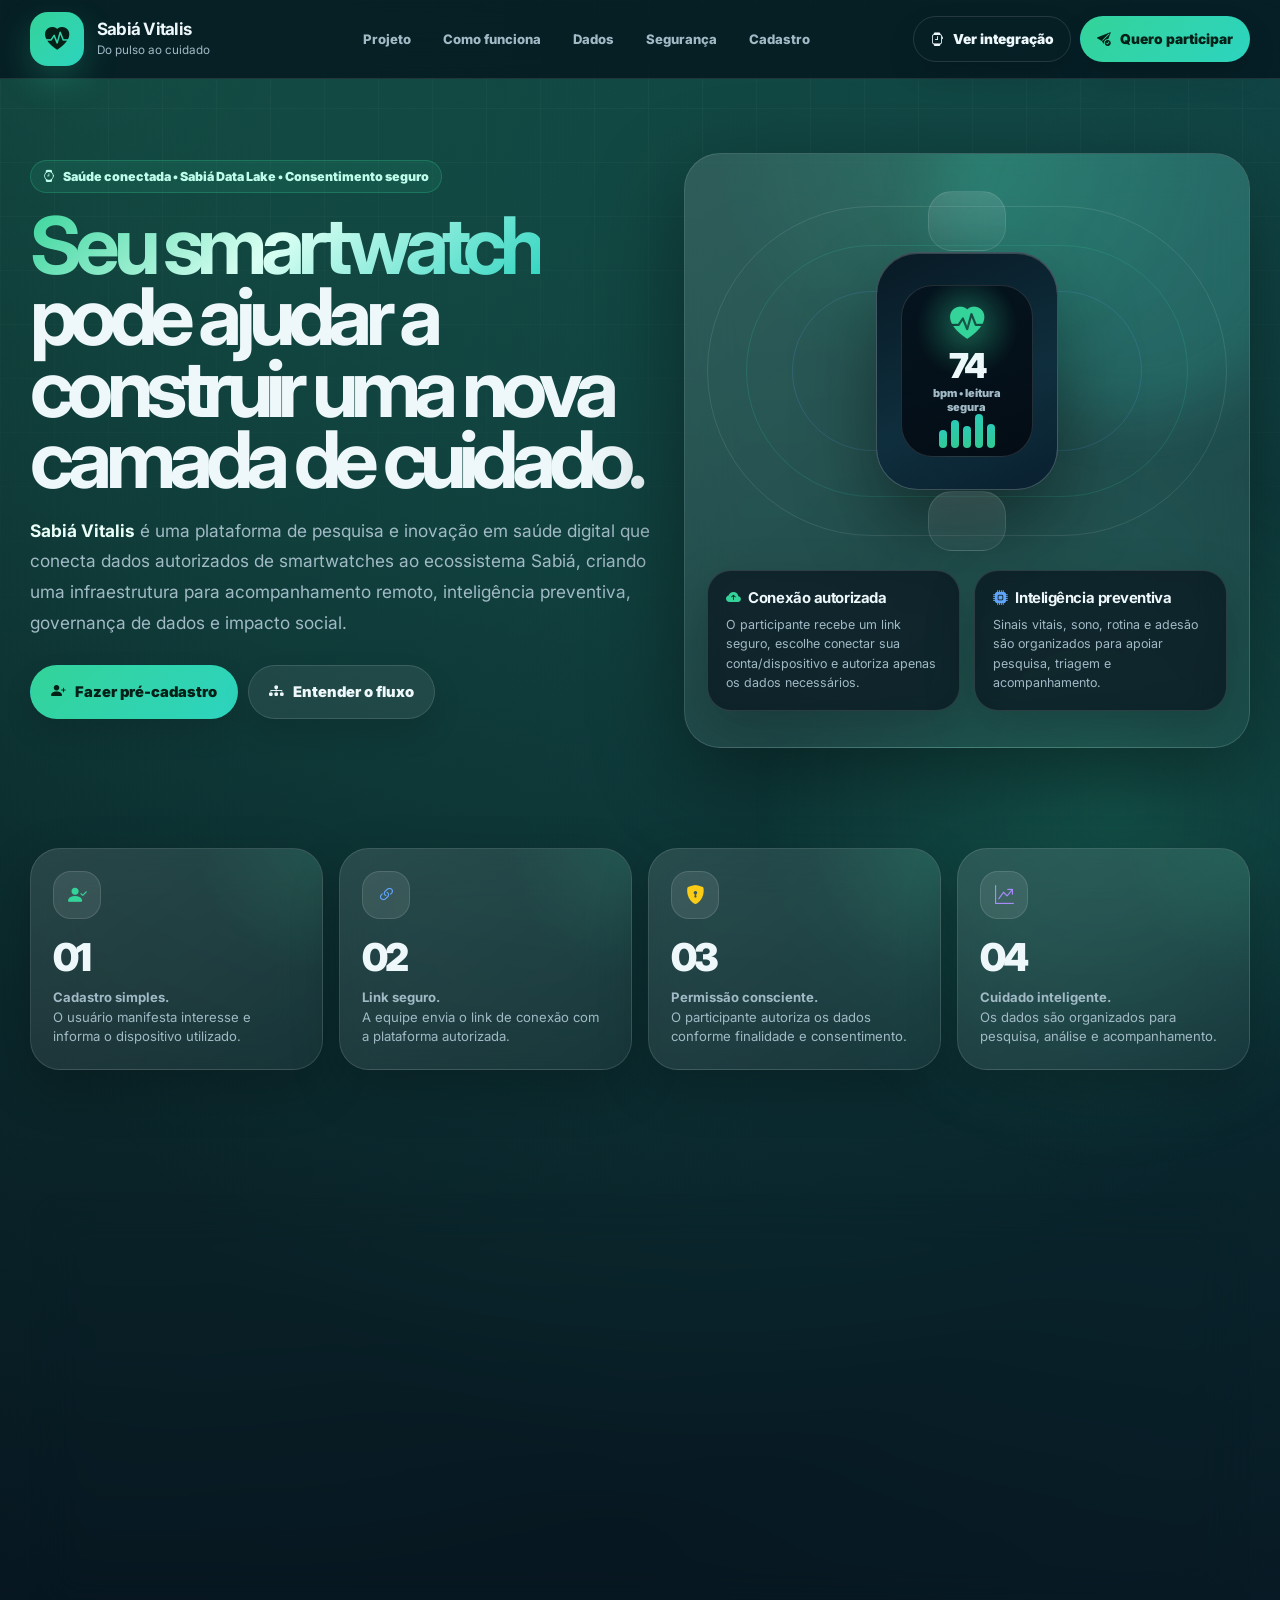
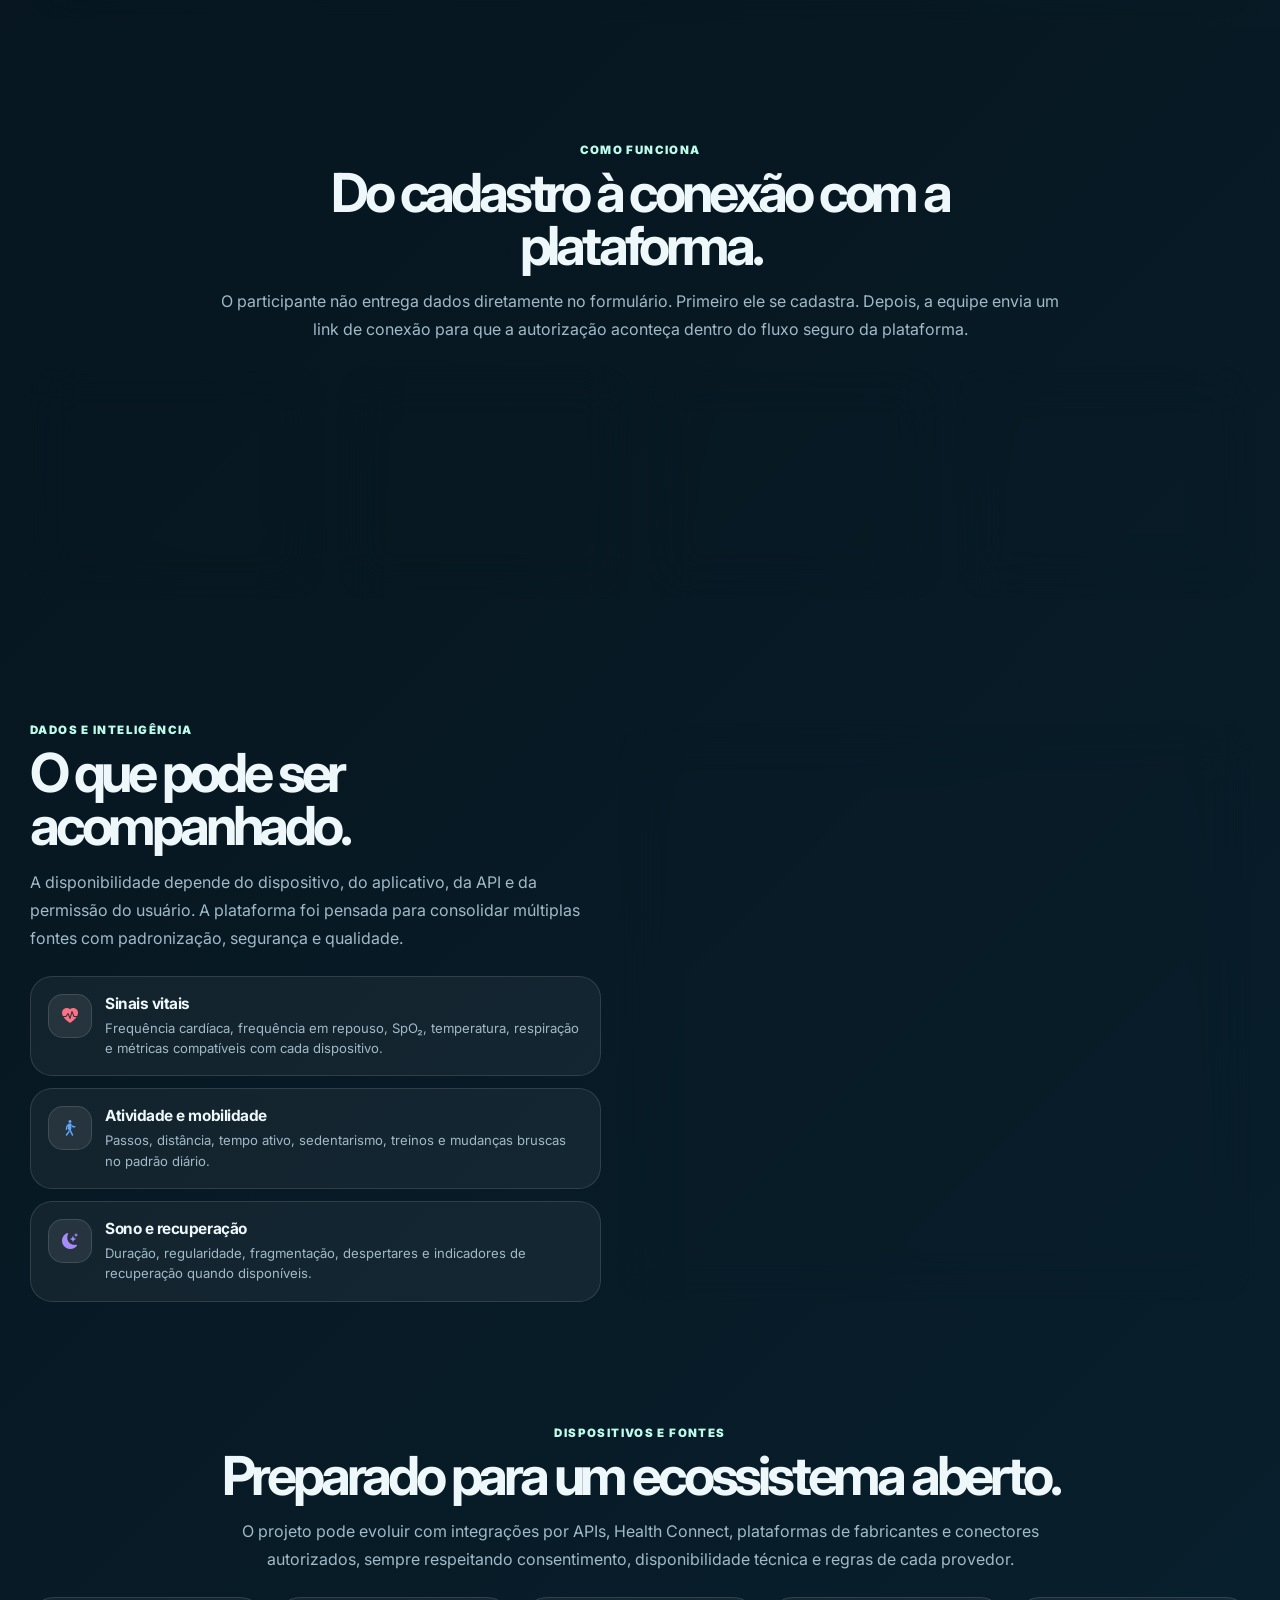
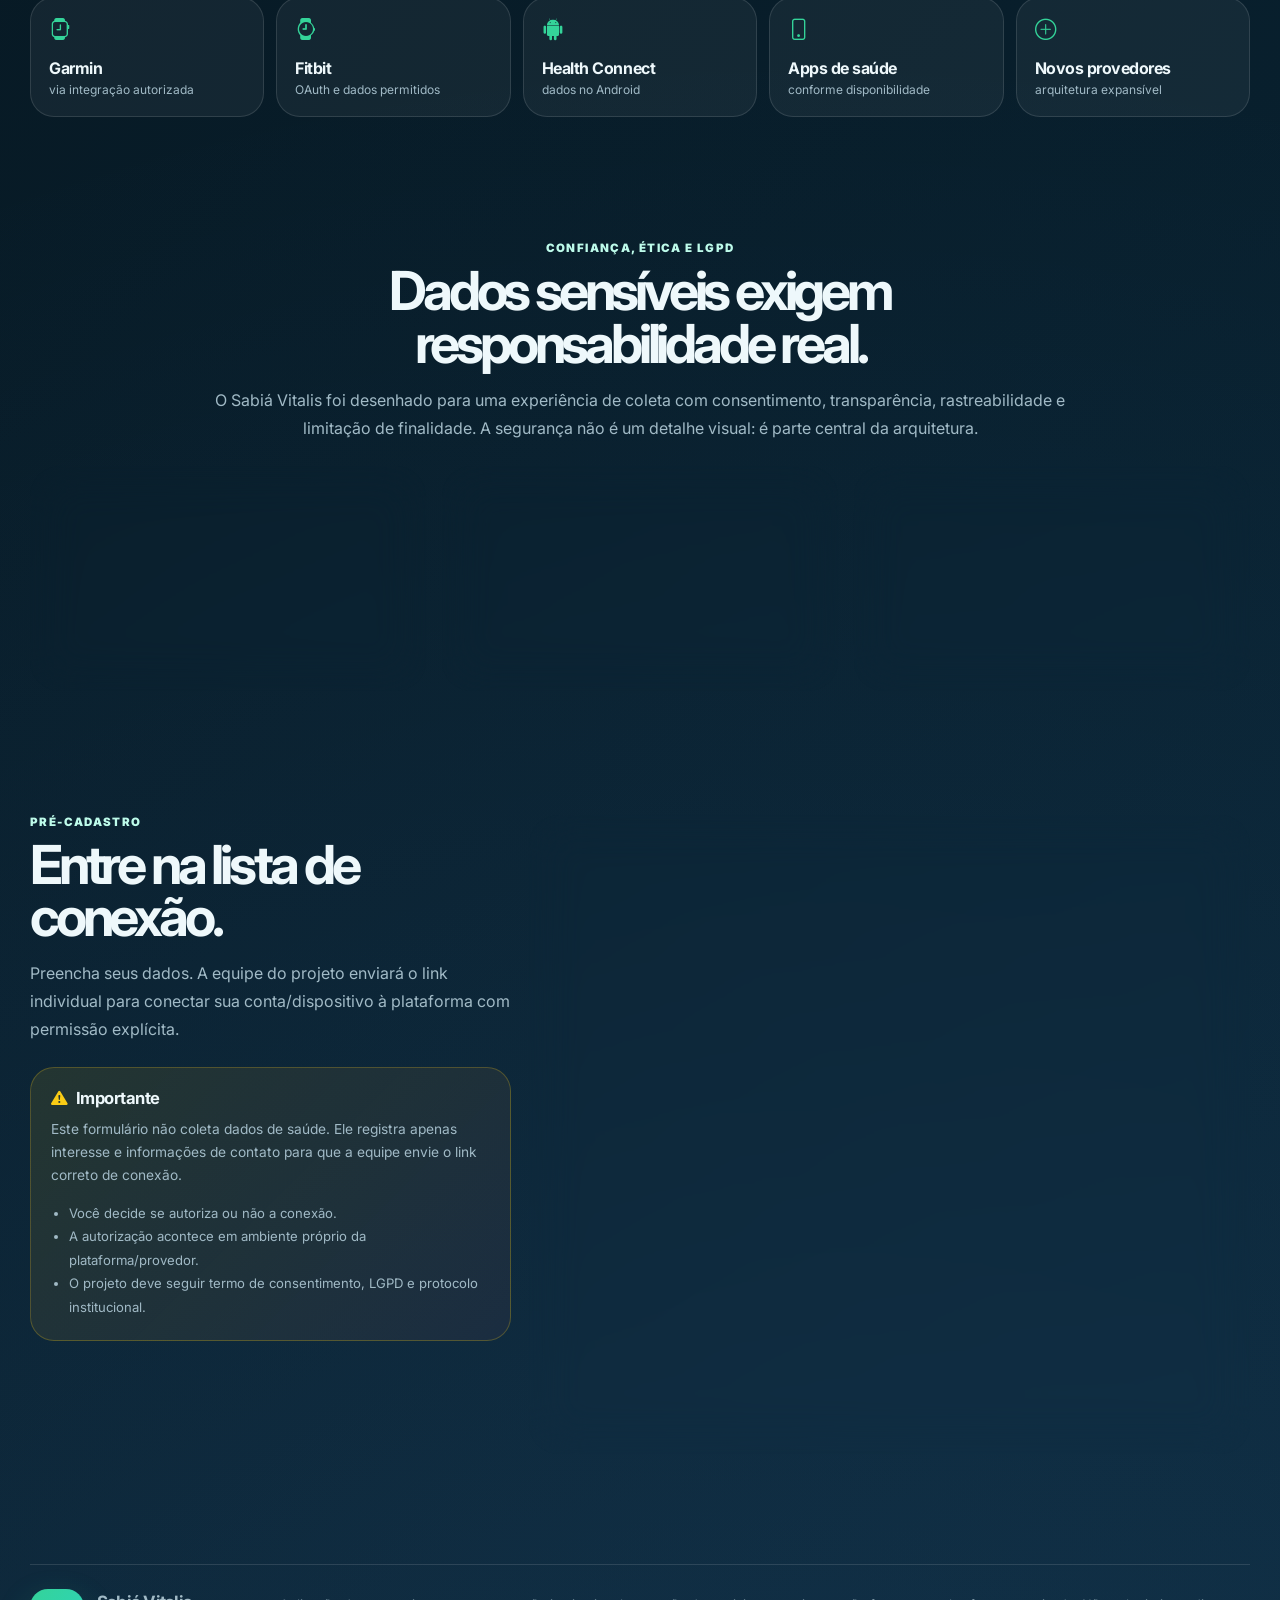
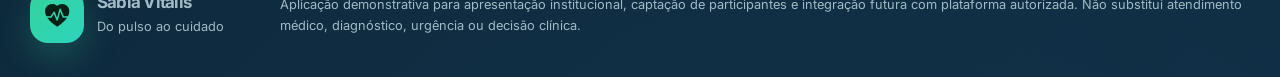
<file: vitalis/index.html>
<!DOCTYPE html>
<html lang="pt-BR">
<head>
  <meta charset="UTF-8" />
  <meta name="viewport" content="width=device-width, initial-scale=1.0" />
  <meta name="description" content="Sabiá Vitalis: plataforma de saúde conectada para integrar dados de smartwatches ao Sabiá Data Lake, com consentimento, governança e inteligência preventiva." />
  <title>Sabiá Vitalis | Do pulso ao cuidado</title>

  <link rel="preconnect" href="https://fonts.googleapis.com">
  <link rel="preconnect" href="https://fonts.gstatic.com" crossorigin>
  <link href="https://fonts.googleapis.com/css2?family=Inter:wght@400;500;600;700;800;900&display=swap" rel="stylesheet">
  <link rel="stylesheet" href="https://cdn.jsdelivr.net/npm/bootstrap-icons@1.11.3/font/bootstrap-icons.min.css">

  <style>
    :root {
      --bg-main: #06141d;
      --bg-deep: #031019;
      --bg-soft: #0b2230;
      --bg-card: rgba(255, 255, 255, 0.08);
      --bg-card-strong: rgba(255, 255, 255, 0.13);
      --border: rgba(255, 255, 255, 0.12);
      --border-strong: rgba(255, 255, 255, 0.24);
      --text: #eef8fb;
      --muted: #a1bac6;
      --muted-2: #6f8997;
      --primary: #34d399;
      --primary-2: #2dd4bf;
      --blue: #60a5fa;
      --yellow: #facc15;
      --red: #fb7185;
      --purple: #a78bfa;
      --orange: #fb923c;
      --shadow: 0 28px 90px rgba(0, 0, 0, 0.42);
      --shadow-soft: 0 18px 50px rgba(0,0,0,0.22);
      --radius-xl: 30px;
      --radius-lg: 22px;
      --radius-md: 16px;
      --max: 1220px;
    }

    * { box-sizing: border-box; margin: 0; padding: 0; }
    html { scroll-behavior: smooth; }
    body {
      min-height: 100vh;
      font-family: "Inter", system-ui, -apple-system, BlinkMacSystemFont, "Segoe UI", sans-serif;
      color: var(--text);
      background:
        radial-gradient(circle at 8% 0%, rgba(52, 211, 153, 0.26), transparent 32%),
        radial-gradient(circle at 95% 4%, rgba(45, 212, 191, 0.20), transparent 30%),
        radial-gradient(circle at 62% 115%, rgba(96, 165, 250, 0.13), transparent 42%),
        linear-gradient(135deg, #06131d 0%, #071822 42%, #092536 100%);
      overflow-x: hidden;
    }
    body::before {
      content: "";
      position: fixed;
      inset: 0;
      pointer-events: none;
      background-image:
        linear-gradient(rgba(255,255,255,0.034) 1px, transparent 1px),
        linear-gradient(90deg, rgba(255,255,255,0.034) 1px, transparent 1px);
      background-size: 54px 54px;
      mask-image: linear-gradient(to bottom, rgba(0,0,0,0.9), transparent 86%);
      z-index: 0;
    }
    body::after {
      content: "";
      position: fixed;
      inset: auto -18vw -34vh auto;
      width: 62vw;
      height: 62vw;
      border-radius: 999px;
      background: radial-gradient(circle, rgba(52, 211, 153, .18), transparent 64%);
      filter: blur(8px);
      pointer-events: none;
      z-index: 0;
    }

    a { color: inherit; text-decoration: none; }
    button, input, select, textarea { font: inherit; }
    button { cursor: pointer; }

    .site { position: relative; z-index: 1; }
    .container { width: min(var(--max), calc(100% - 40px)); margin: 0 auto; }

    .top-nav {
      position: sticky;
      top: 0;
      z-index: 50;
      border-bottom: 1px solid rgba(255,255,255,.10);
      background: rgba(4, 18, 28, 0.74);
      backdrop-filter: blur(22px);
    }
    .nav-inner {
      min-height: 78px;
      display: flex;
      align-items: center;
      justify-content: space-between;
      gap: 20px;
    }
    .brand {
      display: flex;
      align-items: center;
      gap: 13px;
      min-width: 230px;
    }
    .brand-icon {
      width: 54px;
      height: 54px;
      display: grid;
      place-items: center;
      border-radius: 18px;
      color: #052016;
      background: linear-gradient(135deg, var(--primary), var(--primary-2));
      font-size: 1.52rem;
      box-shadow: 0 14px 35px rgba(52, 211, 153, 0.24);
    }
    .brand h1 { font-size: 1.06rem; line-height: 1.03; letter-spacing: -0.045em; }
    .brand p { margin-top: 5px; color: var(--muted); font-size: .73rem; }

    .nav-links { display: flex; align-items: center; gap: 8px; }
    .nav-links a {
      padding: 10px 12px;
      border-radius: 999px;
      color: var(--muted);
      font-size: .82rem;
      font-weight: 800;
      transition: .22s ease;
    }
    .nav-links a:hover { color: var(--text); background: rgba(255,255,255,.07); }
    .nav-cta { display: flex; align-items: center; gap: 9px; }
    .mobile-menu { display: none; width: 44px; height: 44px; border: 1px solid var(--border); color: var(--text); background: rgba(255,255,255,.07); border-radius: 15px; }

    .button {
      min-height: 46px;
      display: inline-flex;
      align-items: center;
      justify-content: center;
      gap: 9px;
      border: 1px solid var(--border);
      border-radius: 999px;
      padding: 11px 16px;
      color: var(--text);
      background: rgba(255,255,255,.075);
      font-weight: 900;
      font-size: .86rem;
      box-shadow: 0 14px 30px rgba(0,0,0,.12);
      transition: .22s ease;
    }
    .button:hover { transform: translateY(-2px); background: rgba(255,255,255,.12); }
    .button.primary { color: #052016; background: linear-gradient(135deg, var(--primary), var(--primary-2)); border-color: transparent; }
    .button.large { min-height: 54px; padding-inline: 20px; font-size: .92rem; }
    .button.ghost { background: transparent; }

    .hero { padding: 74px 0 38px; }
    .hero-grid {
      display: grid;
      grid-template-columns: 1.05fr .95fr;
      gap: 28px;
      align-items: center;
    }
    .kicker {
      display: inline-flex;
      align-items: center;
      gap: 8px;
      padding: 8px 12px;
      border: 1px solid rgba(52, 211, 153, 0.25);
      border-radius: 999px;
      color: #bdfbea;
      background: rgba(52, 211, 153, 0.10);
      font-size: .78rem;
      font-weight: 900;
    }
    .hero h2 {
      margin-top: 17px;
      font-size: clamp(2.75rem, 6.2vw, 6.35rem);
      line-height: .90;
      letter-spacing: -0.085em;
      max-width: 850px;
    }
    .gradient-text { color: transparent; background: linear-gradient(135deg, var(--primary), #d9fff3 48%, var(--primary-2)); -webkit-background-clip: text; background-clip: text; }
    .hero-copy {
      margin-top: 20px;
      max-width: 720px;
      color: var(--muted);
      font-size: 1.08rem;
      line-height: 1.78;
    }
    .hero-copy strong { color: #eafff7; }
    .hero-actions { display: flex; flex-wrap: wrap; gap: 10px; margin-top: 26px; }
    .trust-row { display: flex; flex-wrap: wrap; gap: 10px; margin-top: 23px; }
    .trust-pill {
      display: inline-flex;
      align-items: center;
      gap: 8px;
      color: #c9ffee;
      border: 1px solid rgba(52,211,153,.20);
      background: rgba(52,211,153,.08);
      border-radius: 999px;
      padding: 9px 11px;
      font-weight: 900;
      font-size: .76rem;
    }

    .hero-visual {
      position: relative;
      min-height: 640px;
      border: 1px solid var(--border);
      border-radius: 36px;
      background:
        radial-gradient(circle at 50% 0%, rgba(52,211,153,.18), transparent 38%),
        linear-gradient(145deg, rgba(255,255,255,.12), rgba(255,255,255,.048));
      box-shadow: var(--shadow);
      overflow: hidden;
      backdrop-filter: blur(24px);
    }
    .hero-visual::before {
      content: "";
      position: absolute;
      inset: -20% -12% auto auto;
      width: 380px;
      height: 380px;
      border-radius: 999px;
      background: rgba(45,212,191,.16);
      filter: blur(28px);
    }
    .pulse-orbit {
      position: absolute;
      inset: 82px 50px auto;
      height: 350px;
      border: 1px solid rgba(255,255,255,.10);
      border-radius: 999px;
      display: grid;
      place-items: center;
      animation: float 5s ease-in-out infinite;
    }
    .pulse-orbit::before, .pulse-orbit::after {
      content: "";
      position: absolute;
      inset: 38px;
      border: 1px solid rgba(52,211,153,.18);
      border-radius: 999px;
    }
    .pulse-orbit::after { inset: 84px; border-color: rgba(96,165,250,.18); }
    .watch-core {
      position: relative;
      z-index: 2;
      width: 182px;
      height: 238px;
      border-radius: 42px;
      border: 1px solid rgba(255,255,255,.22);
      background: linear-gradient(155deg, #081a25, #0f2e3d 60%, #092030);
      box-shadow: inset 0 1px 0 rgba(255,255,255,.18), 0 40px 80px rgba(0,0,0,.42);
      display: grid;
      place-items: center;
    }
    .watch-core::before, .watch-core::after {
      content: "";
      position: absolute;
      left: 50%;
      transform: translateX(-50%);
      width: 76px;
      height: 58px;
      border-radius: 24px;
      background: linear-gradient(180deg, rgba(255,255,255,.12), rgba(255,255,255,.04));
      border: 1px solid rgba(255,255,255,.10);
    }
    .watch-core::before { top: -62px; }
    .watch-core::after { bottom: -62px; }
    .watch-screen {
      width: 132px;
      height: 172px;
      border-radius: 32px;
      background:
        radial-gradient(circle at 50% 24%, rgba(52,211,153,.30), transparent 35%),
        linear-gradient(160deg, rgba(5,20,30,.98), rgba(4,12,20,.96));
      border: 1px solid rgba(255,255,255,.13);
      padding: 18px;
      display: flex;
      flex-direction: column;
      justify-content: space-between;
    }
    .heart-line { color: var(--primary); font-size: 2.15rem; text-align: center; filter: drop-shadow(0 0 16px rgba(52,211,153,.34)); animation: beat 1.65s ease-in-out infinite; }
    .watch-number { font-size: 2.15rem; font-weight: 900; letter-spacing: -.08em; text-align: center; }
    .watch-label { text-align: center; color: var(--muted); font-size: .69rem; font-weight: 900; }
    .mini-graph { display: flex; align-items: end; justify-content: center; gap: 4px; height: 36px; }
    .mini-graph span { width: 8px; border-radius: 999px; background: linear-gradient(180deg, var(--primary-2), var(--primary)); opacity: .95; }

    .floating-card {
      position: absolute;
      z-index: 4;
      width: min(300px, 80%);
      border: 1px solid var(--border);
      border-radius: 24px;
      background: rgba(6, 20, 29, .74);
      backdrop-filter: blur(20px);
      box-shadow: var(--shadow-soft);
      padding: 16px;
    }
    .floating-card h3 { font-size: .93rem; letter-spacing: -.03em; display: flex; align-items: center; gap: 8px; }
    .floating-card p { margin-top: 8px; color: var(--muted); font-size: .78rem; line-height: 1.55; }
    .floating-card.one { left: 24px; bottom: 150px; }
    .floating-card.two { right: 24px; bottom: 78px; }
    .floating-card.three { left: 50%; transform: translateX(-50%); bottom: 24px; width: min(470px, calc(100% - 48px)); }
    .data-row { display: grid; grid-template-columns: repeat(3, 1fr); gap: 9px; margin-top: 12px; }
    .data-mini { border: 1px solid rgba(255,255,255,.09); border-radius: 16px; padding: 10px; background: rgba(255,255,255,.05); }
    .data-mini strong { display: block; font-size: 1rem; letter-spacing: -.04em; }
    .data-mini span { display: block; margin-top: 3px; color: var(--muted-2); font-size: .68rem; font-weight: 900; }

    @keyframes beat { 0%, 100% { transform: scale(1); } 45% { transform: scale(1.12); } }
    @keyframes float { 0%, 100% { transform: translateY(0); } 50% { transform: translateY(-12px); } }

    .section { padding: 62px 0; }
    .section-header { max-width: 860px; margin-bottom: 24px; }
    .section-header.center { text-align: center; margin-inline: auto; }
    .section-kicker { color: #bdfbea; font-size: .72rem; font-weight: 900; letter-spacing: .12em; text-transform: uppercase; margin-bottom: 10px; }
    .section-title { font-size: clamp(2rem, 4.2vw, 4.2rem); line-height: .98; letter-spacing: -.078em; }
    .section-copy { margin-top: 15px; color: var(--muted); font-size: 1rem; line-height: 1.75; }

    .grid { display: grid; gap: 16px; }
    .grid.metrics { grid-template-columns: repeat(4, 1fr); }
    .grid.three { grid-template-columns: repeat(3, 1fr); }
    .grid.four { grid-template-columns: repeat(4, 1fr); }
    .grid.two { grid-template-columns: repeat(2, 1fr); }

    .card {
      position: relative;
      overflow: hidden;
      border: 1px solid var(--border);
      border-radius: var(--radius-xl);
      background: linear-gradient(145deg, rgba(255,255,255,.116), rgba(255,255,255,.052));
      box-shadow: var(--shadow-soft);
      backdrop-filter: blur(24px);
    }
    .card::before {
      content: "";
      position: absolute;
      inset: 0;
      pointer-events: none;
      background: radial-gradient(circle at top right, rgba(52,211,153,.14), transparent 34%);
      opacity: .82;
    }
    .card-content { position: relative; z-index: 1; padding: 22px; }
    .metric-card { min-height: 165px; }
    .metric-icon, .feature-icon, .step-icon {
      width: 48px;
      height: 48px;
      display: grid;
      place-items: center;
      border-radius: 18px;
      background: rgba(255,255,255,.09);
      border: 1px solid var(--border);
      font-size: 1.18rem;
      margin-bottom: 15px;
    }
    .metric-value { font-size: 2.4rem; font-weight: 900; letter-spacing: -.07em; }
    .metric-label { margin-top: 8px; color: var(--muted); font-size: .82rem; line-height: 1.48; }
    .feature h3, .step h3 { font-size: 1.03rem; letter-spacing: -.04em; }
    .feature p, .step p { margin-top: 9px; color: var(--muted); font-size: .84rem; line-height: 1.62; }

    .mission-card .card-content { padding: 32px; }
    .mission-card h3 { font-size: clamp(1.7rem, 3vw, 3.2rem); letter-spacing: -.075em; line-height: 1.02; }
    .mission-card p { margin-top: 17px; color: var(--muted); line-height: 1.78; max-width: 980px; }
    .badge-row { display: flex; flex-wrap: wrap; gap: 10px; margin-top: 20px; }
    .badge {
      border: 1px solid rgba(52,211,153,.22);
      background: rgba(52,211,153,.09);
      border-radius: 999px;
      padding: 10px 13px;
      color: #c9ffee;
      font-weight: 900;
      font-size: .78rem;
      display: inline-flex;
      align-items: center;
      gap: 8px;
    }

    .flow { counter-reset: step; }
    .step { min-height: 230px; }
    .step .card-content { min-height: 230px; }
    .step-number {
      position: absolute;
      top: 18px;
      right: 22px;
      color: rgba(255,255,255,.08);
      font-size: 3rem;
      font-weight: 900;
      letter-spacing: -.08em;
    }

    .split {
      display: grid;
      grid-template-columns: .95fr 1.05fr;
      gap: 18px;
      align-items: stretch;
    }
    .panel-list { display: flex; flex-direction: column; gap: 12px; }
    .list-item {
      border: 1px solid var(--border);
      border-radius: 22px;
      background: rgba(255,255,255,.052);
      padding: 17px;
      display: grid;
      grid-template-columns: 44px 1fr;
      gap: 13px;
    }
    .list-item i { width: 44px; height: 44px; display: grid; place-items: center; border-radius: 15px; background: rgba(255,255,255,.08); border: 1px solid var(--border); }
    .list-item strong { display: block; font-size: .96rem; letter-spacing: -.03em; }
    .list-item span { display: block; margin-top: 5px; color: var(--muted); font-size: .82rem; line-height: 1.55; }

    .mock-dashboard {
      min-height: 520px;
      padding: 20px;
      display: grid;
      gap: 14px;
      grid-template-columns: 1.1fr .9fr;
      grid-template-rows: auto 1fr auto;
    }
    .mock-top { grid-column: 1 / -1; display: flex; justify-content: space-between; gap: 12px; align-items: center; }
    .mock-title strong { display: block; font-size: 1.2rem; letter-spacing: -.04em; }
    .mock-title span { display: block; margin-top: 5px; color: var(--muted); font-size: .78rem; }
    .status-dot { width: 10px; height: 10px; border-radius: 999px; background: var(--primary); box-shadow: 0 0 0 7px rgba(52,211,153,.11); }
    .status-pill { display: inline-flex; align-items: center; gap: 8px; color: #c9ffee; border: 1px solid rgba(52,211,153,.22); background: rgba(52,211,153,.09); border-radius: 999px; padding: 9px 12px; font-size: .76rem; font-weight: 900; }
    .mock-box { border: 1px solid rgba(255,255,255,.10); border-radius: 22px; background: rgba(255,255,255,.052); padding: 15px; }
    .bar-chart { height: 230px; display: flex; align-items: end; gap: 9px; padding-top: 12px; }
    .bar-chart span { flex: 1; border-radius: 999px 999px 8px 8px; background: linear-gradient(180deg, var(--primary-2), var(--primary)); box-shadow: 0 -18px 38px rgba(52,211,153,.14); min-height: 40px; }
    .alert-line { display: flex; justify-content: space-between; align-items: center; gap: 10px; padding: 11px 0; border-bottom: 1px solid rgba(255,255,255,.07); }
    .alert-line:last-child { border-bottom: 0; }
    .alert-line strong { font-size: .82rem; }
    .alert-line span { color: var(--muted); font-size: .72rem; }
    .mock-bottom { grid-column: 1 / -1; display: grid; grid-template-columns: repeat(3,1fr); gap: 12px; }
    .mock-bottom .data-mini { padding: 14px; }

    .form-shell {
      display: grid;
      grid-template-columns: .8fr 1.2fr;
      gap: 18px;
      align-items: start;
    }
    .register-card .card-content { padding: 28px; }
    .form-grid { display: grid; grid-template-columns: repeat(2, minmax(0, 1fr)); gap: 13px; }
    .field { display: flex; flex-direction: column; gap: 8px; }
    .field.full { grid-column: 1 / -1; }
    label { color: var(--muted); font-size: .78rem; font-weight: 900; }
    input, select, textarea {
      width: 100%;
      border: 1px solid var(--border);
      border-radius: 17px;
      background: rgba(255,255,255,.07);
      color: var(--text);
      outline: none;
      padding: 13px 14px;
      transition: .2s ease;
    }
    textarea { min-height: 96px; resize: vertical; }
    select {
      appearance: none;
      -webkit-appearance: none;
      cursor: pointer;
      padding-right: 46px;
      background:
        linear-gradient(45deg, transparent 50%, var(--primary) 50%) right 20px center / 7px 7px no-repeat,
        linear-gradient(135deg, rgba(255,255,255,.10), rgba(255,255,255,.045));
      box-shadow: inset 0 1px 0 rgba(255,255,255,.06);
    }
    select:hover { border-color: rgba(52,211,153,.30); background-color: rgba(255,255,255,.095); }
    select option { color: #071822; background: #eef8fb; }
    input:focus, select:focus, textarea:focus { border-color: rgba(52,211,153,.45); box-shadow: 0 0 0 4px rgba(52,211,153,.09); }
    .select-field { position: relative; }
    .select-field::after {
      content: "\F282";
      font-family: "bootstrap-icons";
      position: absolute;
      right: 15px;
      bottom: 13px;
      color: var(--primary);
      pointer-events: none;
      font-size: .86rem;
      filter: drop-shadow(0 0 10px rgba(52,211,153,.28));
    }
    .check-row {
      display: grid;
      grid-template-columns: 22px 1fr;
      gap: 10px;
      align-items: start;
      color: var(--muted);
      font-size: .8rem;
      line-height: 1.5;
      margin-top: 4px;
    }
    .check-row input { width: 18px; height: 18px; margin-top: 2px; accent-color: var(--primary); }
    .form-actions { display: flex; flex-wrap: wrap; gap: 10px; margin-top: 18px; }
    .form-note { margin-top: 14px; color: var(--muted-2); font-size: .76rem; line-height: 1.62; }
    .privacy-box { border: 1px solid rgba(250,204,21,.24); background: linear-gradient(135deg, rgba(250,204,21,.10), rgba(251,113,133,.05)); border-radius: 24px; padding: 20px; }
    .privacy-box h3 { display: flex; align-items: center; gap: 8px; font-size: 1.04rem; letter-spacing: -.03em; }
    .privacy-box p { margin-top: 10px; color: var(--muted); line-height: 1.68; font-size: .86rem; }
    .privacy-box ul { margin: 14px 0 0 18px; color: var(--muted); font-size: .82rem; line-height: 1.8; }

    .support-strip {
      display: grid;
      grid-template-columns: repeat(5, 1fr);
      gap: 12px;
    }
    .device-chip {
      min-height: 112px;
      border: 1px solid var(--border);
      border-radius: 24px;
      background: rgba(255,255,255,.052);
      padding: 18px;
      display: flex;
      flex-direction: column;
      justify-content: space-between;
    }
    .device-chip i { color: var(--primary); font-size: 1.35rem; }
    .device-chip strong { display: block; margin-top: 16px; letter-spacing: -.03em; }
    .device-chip span { color: var(--muted); font-size: .75rem; margin-top: 4px; }

    footer { padding: 48px 0 34px; color: var(--muted); }
    .footer-grid { display: flex; align-items: center; justify-content: space-between; gap: 20px; border-top: 1px solid var(--border); padding-top: 24px; }
    .footer-grid p { font-size: .8rem; line-height: 1.6; }

    .toast-container { position: fixed; right: 22px; bottom: 22px; z-index: 90; display: flex; flex-direction: column; gap: 10px; }
    .toast {
      min-width: 300px;
      max-width: 420px;
      padding: 14px 15px;
      border: 1px solid rgba(52,211,153,.28);
      border-radius: 18px;
      background: rgba(5, 20, 30, .94);
      color: var(--text);
      box-shadow: var(--shadow);
      backdrop-filter: blur(20px);
      display: flex;
      gap: 10px;
      align-items: flex-start;
      animation: toastIn .25s ease;
    }
    .toast i { color: var(--primary); margin-top: 2px; }
    .toast strong { display: block; font-size: .84rem; }
    .toast span { display: block; margin-top: 3px; color: var(--muted); font-size: .76rem; line-height: 1.4; }
    @keyframes toastIn { from { transform: translateY(10px); opacity: 0; } to { transform: translateY(0); opacity: 1; } }

    .modal-backdrop { position: fixed; inset: 0; display: none; align-items: center; justify-content: center; padding: 20px; z-index: 80; background: rgba(0,0,0,.58); backdrop-filter: blur(8px); }
    .modal-backdrop.open { display: flex; }
    .modal { width: min(760px, 100%); max-height: min(84vh, 840px); overflow: auto; border: 1px solid var(--border-strong); border-radius: 28px; background: linear-gradient(145deg, rgba(8,31,44,.98), rgba(4,17,27,.98)); box-shadow: var(--shadow); }
    .modal-header { display: flex; justify-content: space-between; gap: 16px; padding: 22px; border-bottom: 1px solid var(--border); }
    .modal-header h3 { font-size: 1.25rem; letter-spacing: -.04em; }
    .modal-header p { margin-top: 6px; color: var(--muted); font-size: .84rem; line-height: 1.5; }
    .modal-body { padding: 22px; color: var(--muted); line-height: 1.72; font-size: .9rem; }
    .close-button { width: 40px; height: 40px; border-radius: 14px; border: 1px solid var(--border); background: rgba(255,255,255,.08); color: var(--text); }

    @media (max-width: 1080px) {
      .hero-grid, .split, .form-shell { grid-template-columns: 1fr; }
      .hero-visual { min-height: 560px; }
      .grid.metrics, .grid.four, .support-strip { grid-template-columns: repeat(2, 1fr); }
      .grid.three { grid-template-columns: 1fr; }
      .mock-dashboard { grid-template-columns: 1fr; }
      .mock-top, .mock-bottom { grid-column: auto; }
    }
    @media (max-width: 850px) {
      .mobile-menu { display: grid; place-items: center; }
      .nav-links { position: fixed; inset: 78px 16px auto; display: none; flex-direction: column; align-items: stretch; padding: 14px; border: 1px solid var(--border); border-radius: 22px; background: rgba(4,18,28,.96); backdrop-filter: blur(20px); box-shadow: var(--shadow); }
      .nav-links.open { display: flex; }
      .nav-cta .button.ghost { display: none; }
      .hero { padding-top: 46px; }
      .hero h2 { letter-spacing: -.065em; }
      .hero-visual { min-height: 620px; }
      .pulse-orbit { inset-inline: 18px; }
      .floating-card.one, .floating-card.two { left: 18px; right: 18px; width: auto; }
      .floating-card.one { bottom: 172px; }
      .floating-card.two { bottom: 84px; }
      .floating-card.three { display: none; }
    }
    @media (max-width: 620px) {
      .container { width: min(100% - 28px, var(--max)); }
      .nav-inner { min-height: 72px; }
      .brand-icon { width: 48px; height: 48px; }
      .brand h1 { font-size: .98rem; }
      .grid.metrics, .grid.four, .grid.two, .support-strip, .form-grid, .mock-bottom { grid-template-columns: 1fr; }
      .register-card .card-content { padding: 22px; }
      input, select, textarea { min-height: 50px; }
      .section { padding: 46px 0; }
      .hero-copy, .section-copy { font-size: .96rem; }
      .hero-actions .button { width: 100%; }
      .hero-visual { min-height: 570px; }
      .watch-core { width: 156px; height: 210px; }
      .watch-screen { width: 116px; height: 150px; padding: 14px; }
      .floating-card { padding: 14px; }
      .footer-grid { flex-direction: column; align-items: flex-start; }
    }


    /* Correção de layout: evita sobreposição entre o smartwatch, cards flutuantes e métricas */
    .hero-visual {
      display: grid;
      grid-template-columns: repeat(2, minmax(0, 1fr));
      grid-template-rows: auto auto auto;
      gap: 14px;
      align-items: stretch;
      min-height: auto;
      padding: 34px 22px 22px;
    }
    .pulse-orbit {
      position: relative;
      inset: auto;
      grid-column: 1 / -1;
      width: min(100%, 520px);
      height: 330px;
      margin: 18px auto 20px;
    }
    .floating-card {
      position: relative;
      inset: auto;
      width: auto;
      min-width: 0;
      height: auto;
      padding: 18px;
    }
    .floating-card.one,
    .floating-card.two,
    .floating-card.three {
      left: auto;
      right: auto;
      bottom: auto;
      transform: none;
    }
    .floating-card.one { grid-column: 1; }
    .floating-card.two { grid-column: 2; }
    .floating-card.three { grid-column: 1 / -1; }
    .data-row { grid-template-columns: repeat(3, minmax(0, 1fr)); }
    .data-mini { min-width: 0; }
    .data-mini strong, .data-mini span { overflow-wrap: anywhere; }

    @media (max-width: 850px) {
      .hero-visual {
        grid-template-columns: 1fr;
        padding: 26px 16px 18px;
      }
      .pulse-orbit {
        width: 100%;
        height: 300px;
        margin: 10px auto 16px;
      }
      .floating-card.one,
      .floating-card.two,
      .floating-card.three {
        display: block;
        grid-column: 1;
        left: auto;
        right: auto;
        bottom: auto;
        width: auto;
      }
    }

    @media (max-width: 620px) {
      .hero-visual { padding: 22px 14px 16px; }
      .pulse-orbit { height: 270px; }
      .data-row { grid-template-columns: 1fr; }
      .watch-core { width: 148px; height: 198px; }
      .watch-core::before { top: -54px; }
      .watch-core::after { bottom: -54px; }
      .watch-screen { width: 110px; height: 142px; }
    }

    .compact-chart-box {
      padding-bottom: 14px;
    }

    .vital-chart {
      margin-top: 14px;
      padding: 14px;
      border: 1px solid var(--border);
      border-radius: 22px;
      background:
        radial-gradient(circle at top right, rgba(52, 211, 153, 0.16), transparent 36%),
        rgba(255, 255, 255, 0.045);
    }

    .vital-chart-head {
      display: grid;
      grid-template-columns: repeat(3, minmax(0, 1fr));
      gap: 10px;
      margin-bottom: 10px;
    }

    .vital-chart-head div {
      min-width: 0;
      padding: 10px;
      border-radius: 16px;
      background: rgba(255, 255, 255, 0.055);
      border: 1px solid rgba(255, 255, 255, 0.075);
    }

    .vital-chart-head strong {
      display: block;
      color: var(--text);
      font-size: 1rem;
      font-weight: 900;
      letter-spacing: -0.04em;
      white-space: nowrap;
    }

    .vital-chart-head span {
      display: block;
      margin-top: 3px;
      color: var(--muted);
      font-size: 0.68rem;
      font-weight: 700;
      line-height: 1.25;
    }

    .line-chart {
      height: 112px;
      position: relative;
      overflow: hidden;
      border-radius: 18px;
      background:
        linear-gradient(rgba(255,255,255,0.045) 1px, transparent 1px),
        linear-gradient(90deg, rgba(255,255,255,0.045) 1px, transparent 1px);
      background-size: 42px 32px;
    }

    .line-chart svg {
      width: 100%;
      height: 100%;
      display: block;
    }

    .line-chart .area {
      fill: rgba(52, 211, 153, 0.12);
    }

    .line-chart .line {
      fill: none;
      stroke: url(#chartGlow);
      stroke-width: 4;
      stroke-linecap: round;
      filter: drop-shadow(0 0 10px rgba(52, 211, 153, 0.28));
    }

    .line-chart circle {
      fill: #dffef6;
      stroke: #34d399;
      stroke-width: 3;
      filter: drop-shadow(0 0 8px rgba(52, 211, 153, 0.45));
    }

    .chart-days {
      display: grid;
      grid-template-columns: repeat(7, 1fr);
      gap: 6px;
      margin-top: 8px;
      color: var(--muted-2);
      font-size: 0.68rem;
      font-weight: 900;
      text-align: center;
    }

    @media (max-width: 680px) {
      .vital-chart-head {
        grid-template-columns: 1fr;
      }

      .line-chart {
        height: 96px;
      }

      .chart-days {
        font-size: 0.62rem;
      }
    }

  </style>
</head>
<body>
  <div class="site">
    <header class="top-nav">
      <div class="container nav-inner">
        <a class="brand" href="#inicio" aria-label="Sabiá Vitalis">
          <div class="brand-icon"><i class="bi bi-heart-pulse-fill"></i></div>
          <div>
            <h1>Sabiá Vitalis</h1>
            <p>Do pulso ao cuidado</p>
          </div>
        </a>

        <nav class="nav-links" id="navLinks" aria-label="Navegação principal">
          <a href="#projeto">Projeto</a>
          <a href="#como-funciona">Como funciona</a>
          <a href="#dados">Dados</a>
          <a href="#seguranca">Segurança</a>
          <a href="#cadastro">Cadastro</a>
        </nav>

        <div class="nav-cta">
          <a class="button ghost" href="#dados"><i class="bi bi-smartwatch"></i> Ver integração</a>
          <a class="button primary" href="#cadastro"><i class="bi bi-send-check-fill"></i> Quero participar</a>
          <button class="mobile-menu" id="mobileMenu" aria-label="Abrir menu"><i class="bi bi-list"></i></button>
        </div>
      </div>
    </header>

    <main>
      <section class="hero" id="inicio">
        <div class="container hero-grid">
          <div>
            <div class="kicker"><i class="bi bi-watch"></i> Saúde conectada • Sabiá Data Lake • Consentimento seguro</div>
            <h2><span class="gradient-text">Seu smartwatch</span> pode ajudar a construir uma nova camada de cuidado.</h2>
            <p class="hero-copy"><strong>Sabiá Vitalis</strong> é uma plataforma de pesquisa e inovação em saúde digital que conecta dados autorizados de smartwatches ao ecossistema Sabiá, criando uma infraestrutura para acompanhamento remoto, inteligência preventiva, governança de dados e impacto social.</p>
            <div class="hero-actions">
              <a class="button primary large" href="#cadastro"><i class="bi bi-person-plus-fill"></i> Fazer pré-cadastro</a>
              <a class="button large" href="#como-funciona"><i class="bi bi-diagram-3-fill"></i> Entender o fluxo</a>
            </div>
            <div class="trust-row">
            </div>
          </div>

          <div class="hero-visual" aria-label="Ilustração futurista de smartwatch conectado ao Sabiá Vitalis">
            <div class="pulse-orbit">
              <div class="watch-core">
                <div class="watch-screen">
                  <div class="heart-line"><i class="bi bi-heart-pulse-fill"></i></div>
                  <div>
                    <div class="watch-number">74</div>
                    <div class="watch-label">bpm • leitura segura</div>
                  </div>
                  <div class="mini-graph"><span style="height: 18px"></span><span style="height: 28px"></span><span style="height: 22px"></span><span style="height: 34px"></span><span style="height: 24px"></span></div>
                </div>
              </div>
            </div>
            <div class="floating-card one">
              <h3><i class="bi bi-cloud-arrow-up-fill" style="color: var(--primary)"></i> Conexão autorizada</h3>
              <p>O participante recebe um link seguro, escolhe conectar sua conta/dispositivo e autoriza apenas os dados necessários.</p>
            </div>
            <div class="floating-card two">
              <h3><i class="bi bi-cpu-fill" style="color: var(--blue)"></i> Inteligência preventiva</h3>
              <p>Sinais vitais, sono, rotina e adesão são organizados para apoiar pesquisa, triagem e acompanhamento.</p>
            </div>
          </div>
        </div>
      </section>

      <section class="section">
        <div class="container grid metrics">
          <article class="card metric-card"><div class="card-content"><div class="metric-icon" style="color: var(--primary)"><i class="bi bi-person-check-fill"></i></div><div class="metric-value">01</div><p class="metric-label"><strong>Cadastro simples.</strong><br>O usuário manifesta interesse e informa o dispositivo utilizado.</p></div></article>
          <article class="card metric-card"><div class="card-content"><div class="metric-icon" style="color: var(--blue)"><i class="bi bi-link-45deg"></i></div><div class="metric-value">02</div><p class="metric-label"><strong>Link seguro.</strong><br>A equipe envia o link de conexão com a plataforma autorizada.</p></div></article>
          <article class="card metric-card"><div class="card-content"><div class="metric-icon" style="color: var(--yellow)"><i class="bi bi-shield-lock-fill"></i></div><div class="metric-value">03</div><p class="metric-label"><strong>Permissão consciente.</strong><br>O participante autoriza os dados conforme finalidade e consentimento.</p></div></article>
          <article class="card metric-card"><div class="card-content"><div class="metric-icon" style="color: var(--purple)"><i class="bi bi-graph-up-arrow"></i></div><div class="metric-value">04</div><p class="metric-label"><strong>Cuidado inteligente.</strong><br>Os dados são organizados para pesquisa, análise e acompanhamento.</p></div></article>
        </div>
      </section>

      <section class="section" id="projeto">
        <div class="container">
          <article class="card mission-card">
            <div class="card-content">
              <p class="section-kicker">A ideia</p>
              <h3>Transformar dados cotidianos de smartwatches em uma infraestrutura de cuidado, ciência e prevenção.</h3>
              <p>O Sabiá Vitalis nasce como uma camada aplicada do Sabiá Data Lake para conectar dispositivos vestíveis, pessoas, pesquisadores e instituições. A proposta é criar um caminho responsável para coletar dados com permissão, organizar sinais de rotina e apoiar iniciativas em saúde conectada, acompanhamento remoto, envelhecimento saudável, estudos populacionais e inovação pública.</p>
              <p>O sistema não substitui atendimento médico, diagnóstico ou serviços de urgência. Ele atua como uma plataforma de apoio: organiza dados, identifica padrões, reduz perdas de coleta e fortalece decisões baseadas em evidências.</p>
              <div class="badge-row">
                <span class="badge"><i class="bi bi-heart-pulse"></i> Saúde digital</span>
                <span class="badge"><i class="bi bi-people-fill"></i> Pesquisa com pessoas</span>
                <span class="badge"><i class="bi bi-database-fill-check"></i> Dados padronizados</span>
                <span class="badge"><i class="bi bi-fingerprint"></i> Baseline individual</span>
                <span class="badge"><i class="bi bi-clipboard2-pulse-fill"></i> Acompanhamento remoto</span>
              </div>
            </div>
          </article>
        </div>
      </section>

      <section class="section" id="como-funciona">
        <div class="container">
          <div class="section-header center">
            <p class="section-kicker">Como funciona</p>
            <h2 class="section-title">Do cadastro à conexão com a plataforma.</h2>
            <p class="section-copy">O participante não entrega dados diretamente no formulário. Primeiro ele se cadastra. Depois, a equipe envia um link de conexão para que a autorização aconteça dentro do fluxo seguro da plataforma.</p>
          </div>
          <div class="grid four flow">
            <article class="card step"><div class="card-content"><span class="step-number">01</span><div class="step-icon" style="color: var(--primary)"><i class="bi bi-pencil-square"></i></div><h3>Pré-cadastro</h3><p>O usuário informa nome, e-mail, WhatsApp, cidade, perfil e qual smartwatch ou aplicativo utiliza.</p></div></article>
            <article class="card step"><div class="card-content"><span class="step-number">02</span><div class="step-icon" style="color: var(--blue)"><i class="bi bi-envelope-paper-heart"></i></div><h3>Envio do link</h3><p>A equipe confirma elegibilidade e envia um link individual para conexão com a plataforma Sabiá Vitalis.</p></div></article>
            <article class="card step"><div class="card-content"><span class="step-number">03</span><div class="step-icon" style="color: var(--yellow)"><i class="bi bi-shield-check"></i></div><h3>Consentimento</h3><p>O participante autoriza os dados permitidos, com finalidade clara, registro de consentimento e possibilidade de revogação.</p></div></article>
            <article class="card step"><div class="card-content"><span class="step-number">04</span><div class="step-icon" style="color: var(--purple)"><i class="bi bi-activity"></i></div><h3>Sincronização</h3><p>Os dados autorizados são organizados para análise, alertas operacionais, relatórios e pesquisa aplicada.</p></div></article>
          </div>
        </div>
      </section>

      <section class="section" id="dados">
        <div class="container split">
          <div>
            <div class="section-header">
              <p class="section-kicker">Dados e inteligência</p>
              <h2 class="section-title">O que pode ser acompanhado.</h2>
              <p class="section-copy">
                A disponibilidade depende do dispositivo, do aplicativo, da API e da permissão do usuário.
                A plataforma foi pensada para consolidar múltiplas fontes com padronização, segurança e qualidade.
              </p>
            </div>

            <div class="panel-list">
              <div class="list-item">
                <i class="bi bi-heart-pulse-fill" style="color: var(--red)"></i>
                <div>
                  <strong>Sinais vitais</strong>
                  <span>Frequência cardíaca, frequência em repouso, SpO₂, temperatura, respiração e métricas compatíveis com cada dispositivo.</span>
                </div>
              </div>

              <div class="list-item">
                <i class="bi bi-person-walking" style="color: var(--blue)"></i>
                <div>
                  <strong>Atividade e mobilidade</strong>
                  <span>Passos, distância, tempo ativo, sedentarismo, treinos e mudanças bruscas no padrão diário.</span>
                </div>
              </div>

              <div class="list-item">
                <i class="bi bi-moon-stars-fill" style="color: var(--purple)"></i>
                <div>
                  <strong>Sono e recuperação</strong>
                  <span>Duração, regularidade, fragmentação, despertares e indicadores de recuperação quando disponíveis.</span>
                </div>
              </div>
            </div>
          </div>

          <article class="card mock-dashboard" aria-label="Prévia de painel Sabiá Vitalis">
            <div class="mock-top">
              <div class="mock-title">
                <strong>Painel Sabiá Vitalis</strong>
                <span>visão demonstrativa da operação</span>
              </div>
              <span class="status-pill">
                <span class="status-dot"></span>
                online
              </span>
            </div>

            <div class="mock-box compact-chart-box">
              <div class="mock-title">
                <strong>Tendência semanal</strong>
                <span>atividade, cardio e sono em visão integrada</span>
              </div>

              <div class="vital-chart">
                <div class="vital-chart-head">
                  <div>
                    <strong>7.842</strong>
                    <span>passos médios</span>
                  </div>
                  <div>
                    <strong>74 bpm</strong>
                    <span>FC média</span>
                  </div>
                  <div>
                    <strong>7h12</strong>
                    <span>sono médio</span>
                  </div>
                </div>

                <div class="line-chart" aria-hidden="true">
                  <svg viewBox="0 0 420 150" preserveAspectRatio="none">
                    <defs>
                      <linearGradient id="chartGlow" x1="0" x2="1" y1="0" y2="0">
                        <stop offset="0%" stop-color="#34d399"/>
                        <stop offset="55%" stop-color="#2dd4bf"/>
                        <stop offset="100%" stop-color="#60a5fa"/>
                      </linearGradient>
                    </defs>

                    <path
                      class="area"
                      d="M0,112 C48,95 72,58 124,74 C176,91 192,39 250,52 C306,65 334,28 420,42 L420,150 L0,150 Z">
                    </path>

                    <path
                      class="line"
                      d="M0,112 C48,95 72,58 124,74 C176,91 192,39 250,52 C306,65 334,28 420,42">
                    </path>

                    <circle cx="0" cy="112" r="4"></circle>
                    <circle cx="124" cy="74" r="4"></circle>
                    <circle cx="250" cy="52" r="4"></circle>
                    <circle cx="420" cy="42" r="4"></circle>
                  </svg>
                </div>

                <div class="chart-days">
                  <span>Seg</span>
                  <span>Ter</span>
                  <span>Qua</span>
                  <span>Qui</span>
                  <span>Sex</span>
                  <span>Sáb</span>
                  <span>Dom</span>
                </div>
              </div>
            </div>

            <div class="mock-box">
              <div class="mock-title">
                <strong>Fila inteligente</strong>
                <span>alertas operacionais e sinais de atenção</span>
              </div>

              <div class="alert-line">
                <div>
                  <strong>FC acima do padrão</strong><br>
                  <span>revisar participante</span>
                </div>
                <i class="bi bi-exclamation-triangle-fill" style="color: var(--yellow)"></i>
              </div>

              <div class="alert-line">
                <div>
                  <strong>Baixa sincronização</strong><br>
                  <span>últimas 48h</span>
                </div>
                <i class="bi bi-cloud-slash-fill" style="color: var(--blue)"></i>
              </div>

              <div class="alert-line">
                <div>
                  <strong>Queda de mobilidade</strong><br>
                  <span>comparação individual</span>
                </div>
                <i class="bi bi-arrow-down-right" style="color: var(--red)"></i>
              </div>

              <div class="alert-line">
                <div>
                  <strong>Sono fragmentado</strong><br>
                  <span>três noites seguidas</span>
                </div>
                <i class="bi bi-moon-stars-fill" style="color: var(--purple)"></i>
              </div>
            </div>

            <div class="mock-bottom">
              <div class="data-mini">
                <strong>42</strong>
                <span>dispositivos online</span>
              </div>
              <div class="data-mini">
                <strong>96,4%</strong>
                <span>sincronização</span>
              </div>
              <div class="data-mini">
                <strong>6</strong>
                <span>alertas em revisão</span>
              </div>
            </div>
          </article>
        </div>
      </section>

      <section class="section">
        <div class="container">
          <div class="section-header center">
            <p class="section-kicker">Dispositivos e fontes</p>
            <h2 class="section-title">Preparado para um ecossistema aberto.</h2>
            <p class="section-copy">O projeto pode evoluir com integrações por APIs, Health Connect, plataformas de fabricantes e conectores autorizados, sempre respeitando consentimento, disponibilidade técnica e regras de cada provedor.</p>
          </div>
          <div class="support-strip">
            <div class="device-chip"><i class="bi bi-smartwatch"></i><div><strong>Garmin</strong><span>via integração autorizada</span></div></div>
            <div class="device-chip"><i class="bi bi-watch"></i><div><strong>Fitbit</strong><span>OAuth e dados permitidos</span></div></div>
            <div class="device-chip"><i class="bi bi-android2"></i><div><strong>Health Connect</strong><span>dados no Android</span></div></div>
            <div class="device-chip"><i class="bi bi-phone"></i><div><strong>Apps de saúde</strong><span>conforme disponibilidade</span></div></div>
            <div class="device-chip"><i class="bi bi-plus-circle"></i><div><strong>Novos provedores</strong><span>arquitetura expansível</span></div></div>
          </div>
        </div>
      </section>

      <section class="section" id="seguranca">
        <div class="container">
          <div class="section-header center">
            <p class="section-kicker">Confiança, ética e LGPD</p>
            <h2 class="section-title">Dados sensíveis exigem responsabilidade real.</h2>
            <p class="section-copy">O Sabiá Vitalis foi desenhado para uma experiência de coleta com consentimento, transparência, rastreabilidade e limitação de finalidade. A segurança não é um detalhe visual: é parte central da arquitetura.</p>
          </div>
          <div class="grid three">
            <article class="card feature"><div class="card-content"><div class="feature-icon" style="color: var(--primary)"><i class="bi bi-person-lock"></i></div><h3>Consentimento e finalidade</h3><p>O participante entende por que os dados serão coletados, quais dados serão usados e como poderá revogar a autorização conforme o protocolo do projeto.</p></div></article>
            <article class="card feature"><div class="card-content"><div class="feature-icon" style="color: var(--blue)"><i class="bi bi-shield-lock-fill"></i></div><h3>Controle de acesso</h3><p>A visualização deve ser limitada por perfil, equipe, finalidade e necessidade operacional, com logs e auditoria.</p></div></article>
            <article class="card feature"><div class="card-content"><div class="feature-icon" style="color: var(--yellow)"><i class="bi bi-database-lock"></i></div><h3>Governança de dados</h3><p>Os dados devem ser padronizados, protegidos, documentados e integrados ao Data Lake com rastreabilidade de origem.</p></div></article>
          </div>
        </div>
      </section>

      <section class="section" id="cadastro">
        <div class="container form-shell">
          <div>
            <div class="section-header">
              <p class="section-kicker">Pré-cadastro</p>
              <h2 class="section-title">Entre na lista de conexão.</h2>
              <p class="section-copy">Preencha seus dados. A equipe do projeto enviará o link individual para conectar sua conta/dispositivo à plataforma com permissão explícita.</p>
            </div>
            <div class="privacy-box">
              <h3><i class="bi bi-exclamation-triangle-fill" style="color: var(--yellow)"></i> Importante</h3>
              <p>Este formulário não coleta dados de saúde. Ele registra apenas interesse e informações de contato para que a equipe envie o link correto de conexão.</p>
              <ul>
                <li>Você decide se autoriza ou não a conexão.</li>
                <li>A autorização acontece em ambiente próprio da plataforma/provedor.</li>
                <li>O projeto deve seguir termo de consentimento, LGPD e protocolo institucional.</li>
              </ul>
            </div>
          </div>

          <article class="card register-card">
            <div class="card-content">
              <form id="registrationForm">
                <div class="form-grid">
                  <div class="field"><label for="name">Nome completo *</label><input id="name" name="name" type="text" placeholder="Seu nome" required></div>
                  <div class="field"><label for="email">E-mail *</label><input id="email" name="email" type="email" placeholder="seuemail@exemplo.com" required></div>
                  <div class="field"><label for="phone">WhatsApp</label><input id="phone" name="phone" type="tel" placeholder="(00) 00000-0000"></div>
                  <div class="field"><label for="city">Cidade/Estado</label><input id="city" name="city" type="text" placeholder="Ex.: Cornélio Procópio/PR"></div>
                  <div class="field select-field"><label for="profile">Perfil</label><select id="profile" name="profile"><option value="">Selecione</option><option>Participante voluntário</option><option>Paciente acompanhado</option><option>Profissional de saúde</option><option>Pesquisador(a)</option><option>Instituição parceira</option></select></div>
                  <div class="field select-field"><label for="device">Dispositivo/App</label><select id="device" name="device"><option value="">Selecione</option><option>Garmin</option><option>Fitbit</option><option>Apple Watch</option><option>Samsung Health</option><option>Google Health Connect</option><option>Xiaomi/Mi Fitness</option><option>Outro</option><option>Ainda não tenho smartwatch</option></select></div>
                  <div class="field full"><label for="message">Mensagem opcional</label><textarea id="message" name="message" placeholder="Conte brevemente seu interesse, projeto, instituição ou contexto de uso."></textarea></div>
                </div>

                <label class="check-row"><input type="checkbox" id="contactConsent" required><span>Autorizo que a equipe do Sabiá Vitalis entre em contato comigo para orientar o processo de conexão com a plataforma. *</span></label>
                <label class="check-row"><input type="checkbox" id="healthConsent" required><span>Entendo que este cadastro não autoriza automaticamente o acesso aos meus dados de saúde; a conexão exigirá consentimento específico posteriormente. *</span></label>

                <div class="form-actions">
                  <button class="button primary large" type="submit"><i class="bi bi-send-check-fill"></i> Enviar pré-cadastro</button>
                  <button class="button large" type="button" id="downloadLeads"><i class="bi bi-download"></i> Baixar cadastros locais</button>
                </div>
                <p class="form-note">Para produção, configure no JavaScript o endereço do seu backend em <strong>CONFIG.registrationEndpoint</strong>. Sem endpoint, os dados ficam salvos apenas localmente no navegador como demonstração.</p>
              </form>
            </div>
          </article>
        </div>
      </section>
    </main>

    <footer>
      <div class="container footer-grid">
        <div class="brand">
          <div class="brand-icon"><i class="bi bi-heart-pulse-fill"></i></div>
          <div><h1>Sabiá Vitalis</h1><p>Do pulso ao cuidado</p></div>
        </div>
        <p>Aplicação demonstrativa para apresentação institucional, captação de participantes e integração futura com plataforma autorizada. Não substitui atendimento médico, diagnóstico, urgência ou decisão clínica.</p>
      </div>
    </footer>
  </div>

  <div class="toast-container" id="toastContainer"></div>
  <div class="modal-backdrop" id="modalBackdrop">
    <div class="modal" role="dialog" aria-modal="true">
      <div class="modal-header">
        <div><h3 id="modalTitle">Cadastro recebido</h3><p id="modalSubtitle">Sua solicitação foi registrada.</p></div>
        <button class="close-button" id="modalClose" aria-label="Fechar"><i class="bi bi-x-lg"></i></button>
      </div>
      <div class="modal-body" id="modalBody"></div>
    </div>
  </div>

  <script>
    const CONFIG = {
      // Produção: substitua por seu endpoint real, por exemplo:
      // registrationEndpoint: "https://api.seudominio.com/v1/vitalis/pre-cadastro"
      registrationEndpoint: "",
      projectEmail: "robson.bonidia@fatecourinhos.edu.br"
    };

    const $ = (selector) => document.querySelector(selector);
    const toastContainer = $('#toastContainer');
    const modalBackdrop = $('#modalBackdrop');
    const modalBody = $('#modalBody');

    function showToast(title, message, icon = 'bi-check-circle-fill') {
      const toast = document.createElement('div');
      toast.className = 'toast';
      toast.innerHTML = `<i class="bi ${icon}"></i><div><strong>${title}</strong><span>${message}</span></div>`;
      toastContainer.appendChild(toast);
      setTimeout(() => toast.remove(), 5200);
    }

    function openModal(title, subtitle, html) {
      $('#modalTitle').textContent = title;
      $('#modalSubtitle').textContent = subtitle;
      modalBody.innerHTML = html;
      modalBackdrop.classList.add('open');
    }

    function closeModal() { modalBackdrop.classList.remove('open'); }
    $('#modalClose').addEventListener('click', closeModal);
    modalBackdrop.addEventListener('click', (event) => { if (event.target === modalBackdrop) closeModal(); });

    $('#mobileMenu').addEventListener('click', () => $('#navLinks').classList.toggle('open'));
    document.querySelectorAll('.nav-links a').forEach(link => link.addEventListener('click', () => $('#navLinks').classList.remove('open')));

    function getStoredLeads() {
      try { return JSON.parse(localStorage.getItem('sabiaVitalisLeads') || '[]'); }
      catch { return []; }
    }
    function saveStoredLead(lead) {
      const leads = getStoredLeads();
      leads.push(lead);
      localStorage.setItem('sabiaVitalisLeads', JSON.stringify(leads));
    }

    function makeLeadId() {
      const now = new Date();
      return `VITALIS-${now.getFullYear()}${String(now.getMonth()+1).padStart(2,'0')}${String(now.getDate()).padStart(2,'0')}-${Math.random().toString(36).slice(2, 7).toUpperCase()}`;
    }

    $('#registrationForm').addEventListener('submit', async (event) => {
      event.preventDefault();
      const form = event.currentTarget;
      const formData = new FormData(form);
      const lead = Object.fromEntries(formData.entries());
      lead.id = makeLeadId();
      lead.createdAt = new Date().toISOString();
      lead.contactConsent = $('#contactConsent').checked;
      lead.healthConsentAcknowledgement = $('#healthConsent').checked;
      lead.source = 'Sabiá Vitalis Landing Page';

      const submitButton = form.querySelector('button[type="submit"]');
      const original = submitButton.innerHTML;
      submitButton.disabled = true;
      submitButton.innerHTML = '<i class="bi bi-arrow-repeat"></i> Enviando...';

      try {
        if (CONFIG.registrationEndpoint) {
          const response = await fetch(CONFIG.registrationEndpoint, {
            method: 'POST',
            headers: { 'Content-Type': 'application/json' },
            body: JSON.stringify(lead)
          });
          if (!response.ok) throw new Error('Falha no envio ao backend');
        } else {
          saveStoredLead(lead);
        }

        form.reset();
        showToast('Pré-cadastro recebido', 'A equipe enviará o link de conexão quando a integração estiver liberada.');
        openModal(
          'Pré-cadastro recebido',
          `Código ${lead.id}`,
          `<p>Obrigado, <strong>${lead.name}</strong>. Seu interesse foi registrado com sucesso.</p>
           <p>Próximo passo: a equipe do Sabiá Vitalis enviará um link individual para que você possa conectar seu dispositivo/conta com consentimento explícito.</p>
           <p><strong>Atenção:</strong> este formulário não dá acesso aos seus dados de saúde. A autorização será feita apenas no link de conexão da plataforma.</p>`
        );
      } catch (error) {
        console.error(error);
        showToast('Não foi possível enviar', 'Verifique o endpoint do backend ou tente novamente.', 'bi-exclamation-triangle-fill');
      } finally {
        submitButton.disabled = false;
        submitButton.innerHTML = original;
      }
    });

    $('#downloadLeads').addEventListener('click', () => {
      const leads = getStoredLeads();
      if (!leads.length) {
        showToast('Nenhum cadastro local', 'Ainda não há registros salvos neste navegador.', 'bi-info-circle-fill');
        return;
      }
      const blob = new Blob([JSON.stringify(leads, null, 2)], { type: 'application/json;charset=utf-8' });
      const url = URL.createObjectURL(blob);
      const a = document.createElement('a');
      a.href = url;
      a.download = `sabia-vitalis-cadastros-${new Date().toISOString().slice(0,10)}.json`;
      document.body.appendChild(a);
      a.click();
      a.remove();
      URL.revokeObjectURL(url);
      showToast('Arquivo gerado', 'Os cadastros locais foram exportados em JSON.');
    });
  </script>
</body>
</html>
</file>
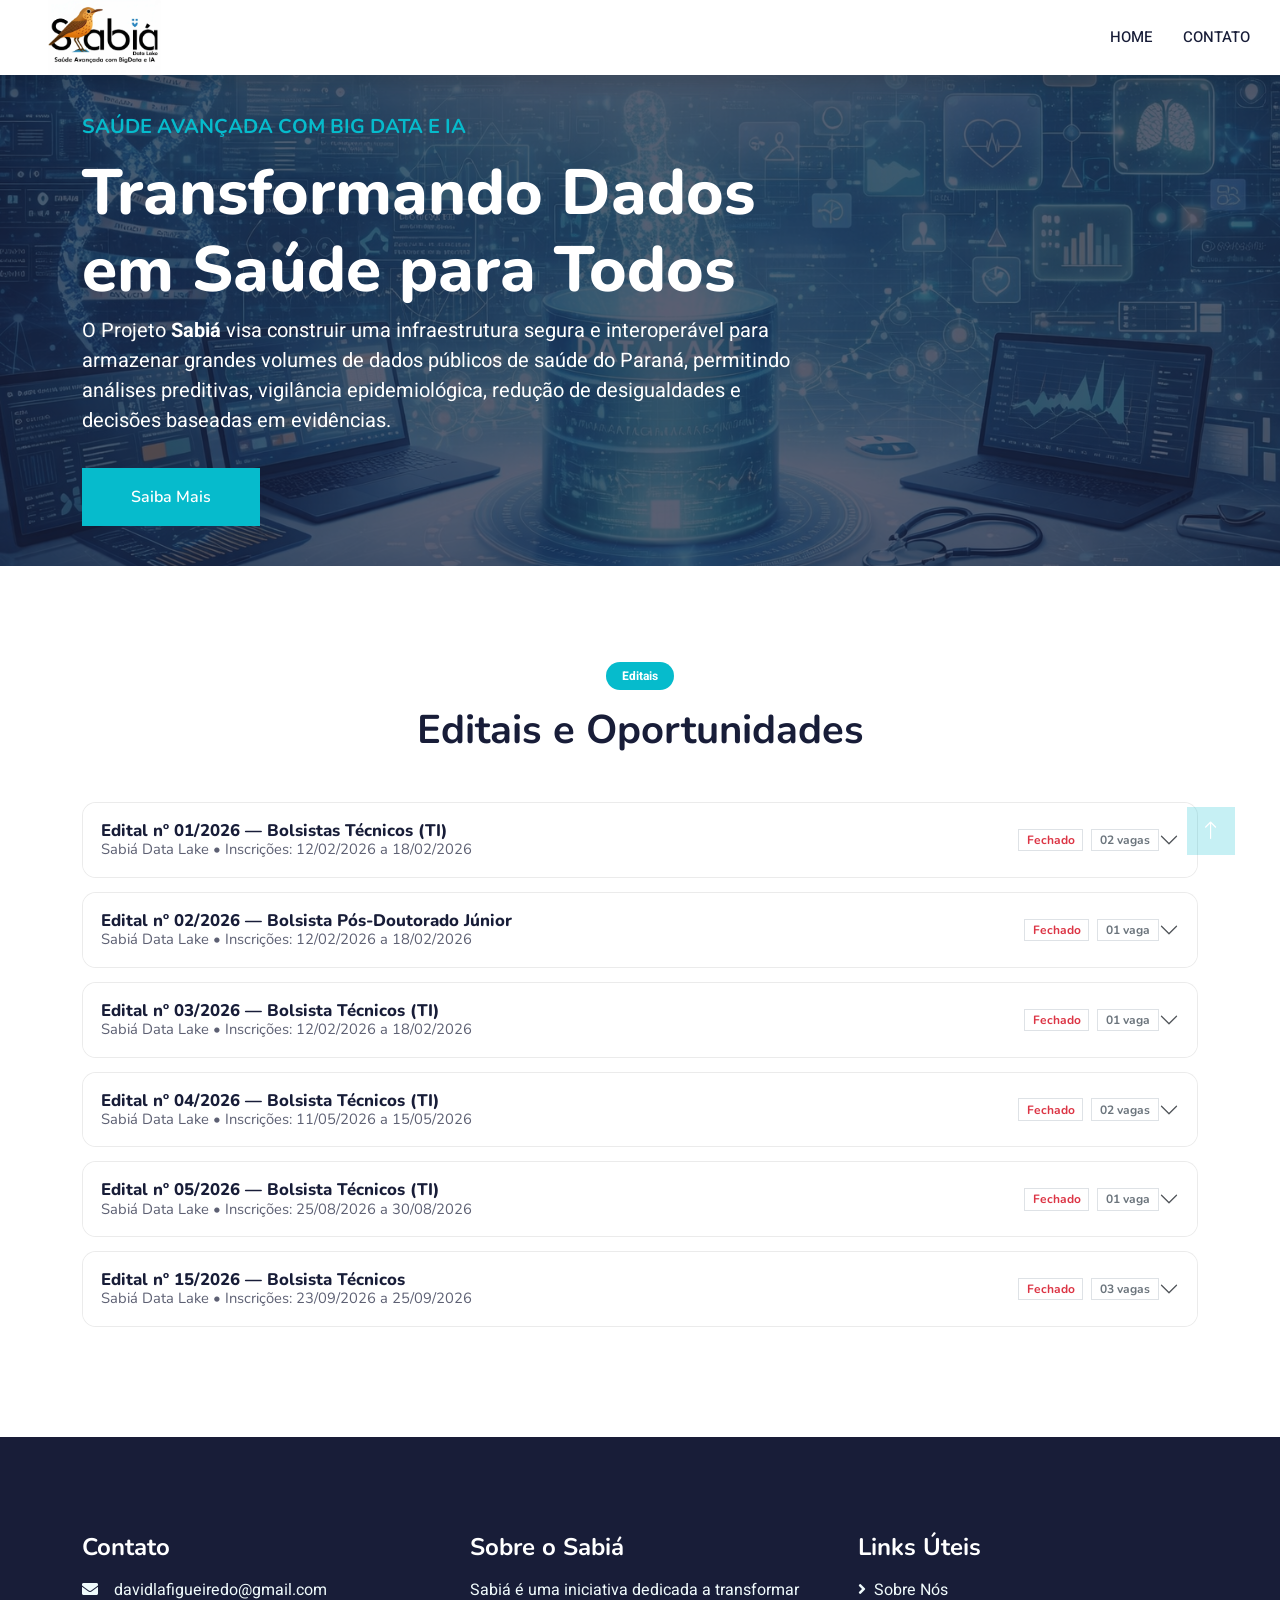
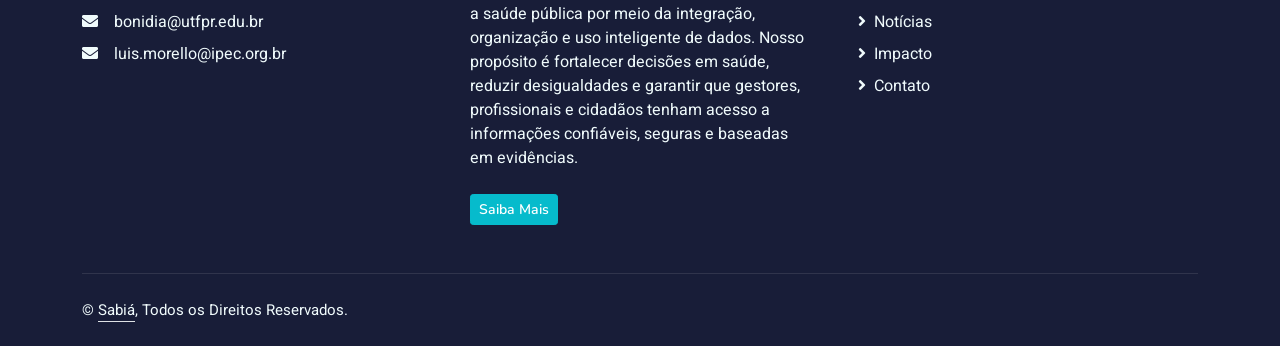
<file: editais.html>
<!DOCTYPE html>
<html lang="pt">

<head>

    <!-- Google tag (gtag.js) -->
    <script async src="https://www.googletagmanager.com/gtag/js?id=G-8NCLJFZFPL"></script>
      <script>
      window.dataLayer = window.dataLayer || [];
      function gtag(){dataLayer.push(arguments);}
      gtag('js', new Date());
      gtag('config', 'G-8NCLJFZFPL');
      </script>

      <!-- Google tag (gtag.js) event -->
      <script>
      gtag('event', 'manual_event_PAGE_VIEW', {
        // <event_parameters>
      });
    </script>

    <meta charset="utf-8">
    <title>Sabiá: Transformando Dados em Saúde para Todos</title>
    <meta content="width=device-width, initial-scale=1.0" name="viewport">
    <meta content="" name="keywords">
    <meta content="" name="description">

    <!-- Favicon -->
    <link href="logo/sabia_correto.webp" rel="icon">

    <!-- Google Web Fonts -->
    <link rel="preconnect" href="https://fonts.googleapis.com">
    <link rel="preconnect" href="https://fonts.gstatic.com" crossorigin>
    <link href="https://fonts.googleapis.com/css2?family=Heebo:wght@400;500;600&family=Nunito:wght@600;700;800&display=swap" rel="stylesheet">

    <!-- Icon Font Stylesheet -->
    <link href="https://cdnjs.cloudflare.com/ajax/libs/font-awesome/5.10.0/css/all.min.css" rel="stylesheet">
    <link href="https://cdn.jsdelivr.net/npm/bootstrap-icons@1.4.1/font/bootstrap-icons.css" rel="stylesheet">

    <!-- Libraries Stylesheet -->
    <link href="lib/animate/animate.min.css" rel="stylesheet">
    <link href="lib/owlcarousel/assets/owl.carousel.min.css" rel="stylesheet">

    <!-- Customized Bootstrap Stylesheet -->
    <link href="css/bootstrap.min.css" rel="stylesheet">

    <!-- Template Stylesheet -->
    <link href="css/style.css" rel="stylesheet">
</head>

<body>
    <!-- Spinner Start -->
    <div id="spinner" class="show bg-white position-fixed translate-middle w-100 vh-100 top-50 start-50 d-flex align-items-center justify-content-center">
        <div class="spinner-border text-primary" style="width: 3rem; height: 3rem;" role="status">
            <span class="sr-only">Loading...</span>
        </div>
    </div>
    <!-- Spinner End -->


    <!-- Navbar Start -->
    <nav class="navbar navbar-expand-lg bg-white navbar-light shadow sticky-top p-0">
        <a href="index.html" class="navbar-brand d-flex align-items-center px-4 px-lg-5">
    <img src="logo/sabia_correto.webp" alt="Sabiá" style="height: 75px;"></a>

        <button type="button" class="navbar-toggler me-4" data-bs-toggle="collapse" data-bs-target="#navbarCollapse">
            <span class="navbar-toggler-icon"></span>
        </button>
        <div class="collapse navbar-collapse" id="navbarCollapse">
            <div class="navbar-nav ms-auto p-4 p-lg-0">
                <a href="index.html" class="nav-item nav-link">Home</a>
                <a href="#contato" class="nav-item nav-link">Contato</a>
            </div>
        </div>
    </nav>
    <!-- Navbar End -->


    <!-- Carousel Start -->
    <div class="container-fluid p-0 mb-5">
      <div class="owl-carousel header-carousel position-relative">

        <div class="owl-carousel-item position-relative">
          <img class="img-fluid" src="img-new/15.png" alt="">
          <div class="position-absolute top-0 start-0 w-100 h-100 d-flex align-items-center"
               style="background: rgba(24, 29, 56, .7);">
            <div class="container">
              <div class="row justify-content-start">
                <div class="col-sm-10 col-lg-8">
                  <h5 class="text-primary text-uppercase mb-3 animated slideInDown">
                    Saúde Avançada com Big Data e IA
                  </h5>
                  <h1 class="display-3 text-white animated slideInDown">
                    Transformando Dados em Saúde para Todos
                  </h1>
                  <p class="fs-5 text-white mb-4 pb-2">
                    O Projeto <strong>Sabiá</strong> visa construir uma infraestrutura segura e interoperável para armazenar grandes volumes de dados públicos de saúde do Paraná, permitindo análises preditivas, vigilância epidemiológica, redução de desigualdades e decisões baseadas em evidências.
                  </p>
                  <a href="#about" class="btn btn-primary py-md-3 px-md-5 me-3 animated slideInLeft">
                    Saiba Mais
                  </a>
                </div>
              </div>
            </div>
          </div>
        </div>

      </div>
    </div>
    <!-- Carousel End -->

    <!-- EDITAIS EM FORMATO FAQ (ACCORDION) -->
    <section id="editais" class="container-xxl py-5">
      <div class="container">
        <div class="text-center mb-5">
          <span class="badge rounded-pill bg-primary px-3 py-2">Editais</span>
          <h1 class="mt-3 mb-2">Editais e Oportunidades</h1>
        </div>

        <div class="accordion edital-accordion" id="editaisAccordion">

          <!-- ===== EDITAL 01/2026 ===== -->
          <div class="accordion-item edital-item">
            <h2 class="accordion-header" id="edital01-heading">
              <button class="accordion-button collapsed edital-btn" type="button"
                      data-bs-toggle="collapse" data-bs-target="#edital01"
                      aria-expanded="false" aria-controls="edital01">

                <div class="w-100 d-flex align-items-center justify-content-between gap-3">
                  <div class="d-flex flex-column">
                    <span class="edital-title">Edital nº 01/2026 — Bolsistas Técnicos (TI)</span>
                    <span class="edital-subtitle">
                      Sabiá Data Lake • Inscrições: 12/02/2026 a 18/02/2026
                    </span>
                  </div>

                  <div class="d-flex align-items-center gap-2">
                    <!--<span class="badge bg-success-subtle text-success border border-success-subtle">Fechado</span>-->
                    <span class="badge bg-danger-subtle text-danger border border-danger-subtle">Fechado</span>
                    <span class="badge bg-secondary-subtle text-secondary border border-secondary-subtle">02 vagas</span>
                  </div>
                </div>

              </button>
            </h2>

            <div id="edital01" class="accordion-collapse collapse"
                 aria-labelledby="edital01-heading" data-bs-parent="#editaisAccordion">
              <div class="accordion-body p-4">

                <!-- Chips -->
                <div class="d-flex flex-wrap gap-2 mb-3">
                  <span class="chip"><i class="bi bi-people"></i>02 vagas</span>
                  <span class="chip"><i class="bi bi-clock"></i>30h/semana</span>
                  <span class="chip"><i class="bi bi-cash-coin"></i> T1: R$ 1.500 • T2: R$ 2.500</span>
                  <span class="chip"><i class="bi bi-calendar-event"></i> Vigência: 12 meses</span>
                  <span class="chip"><i class="bi bi-envelope"></i> projetos@ipec.org.br</span>
                </div>

                <!-- Resumo -->
                <div class="p-3 rounded-3 bg-light border mb-3">
                  <p class="mb-2">
                    Seleção de bolsistas técnicos para atuar em atividades de TI no projeto <strong>Sabiá Data Lake</strong>.
                    Modalidades: <strong>T1</strong> (ensino médio completo) e <strong>T2</strong> (graduação completa na área).
                  </p>
                </div>

                <!-- Ações -->
                <div class="d-flex flex-wrap gap-2 mb-4">
                  <a class="btn btn-primary" href="editais/EDITAL Nº 01_2026 Bolsa Técnico.pdf" target="_blank" rel="noopener">
                    <i class="bi bi-file-earmark-pdf me-2"></i>Download do Edital (PDF)
                  </a>

                  <a class="btn btn-primary" href="editais/Resultado_Preliminar_editais_01_02_03.pdf" target="_blank" rel="noopener">
                    <i class="bi bi-file-earmark-pdf me-2"></i>Resultado Preliminar
                  </a>

                  <a class="btn btn-primary" href="editais/Resultado_Final e Homologação_editais_01_02_03.pdf" target="_blank" rel="noopener">
                    <i class="bi bi-file-earmark-pdf me-2"></i>Resultado Final e Homologação
                  </a>

                  <button class="btn btn-outline-dark" type="button"
                          onclick="addToGoogleCalendar({
                            title:'Edital 01/2026 — Inscrições (Sabiá)',
                            details:'Período de inscrições do Edital 01/2026 (Bolsistas Técnicos em TI).',
                            location:'Online',
                            start:'20260212T120000',
                            end:'20260218T235900'
                          })">
                    <i class="bi bi-google me-2"></i>Google Agenda
                  </button>

                  <button class="btn btn-outline-dark" type="button"
                          onclick="downloadICS({
                            title:'Edital 01/2026 — Inscrições (Sabiá)',
                            description:'Período de inscrições do Edital 01/2026 (Bolsistas Técnicos em TI).',
                            start:'20260212T120000',
                            end:'20260218T235900'
                          })">
                    <i class="bi bi-calendar2-plus me-2"></i>Baixar .ics
                  </button>
                </div>

                <!-- Cronograma -->
                <h6 class="text-uppercase text-muted mb-3">Cronograma</h6>
                <ul class="timeline mb-0">
                  <li><span class="tl-date">12/02 → 18/02</span><span class="tl-title">Inscrições</span></li>
                  <li><span class="tl-date">20/02</span><span class="tl-title">Resultado preliminar</span></li>
                  <li><span class="tl-date">23/02 → 25/02</span><span class="tl-title">Recursos</span></li>
                  <li><span class="tl-date">26/02</span><span class="tl-title">Resultado final e homologação</span></li>
                </ul>
              </div>
            </div>
          </div>
          <!-- ===== /EDITAL 01/2026 ===== -->

          <!-- ===== EDITAL 02/2026 ===== -->
          <div class="accordion-item edital-item">
            <h2 class="accordion-header" id="edital02-heading">
              <button class="accordion-button collapsed edital-btn" type="button"
                      data-bs-toggle="collapse" data-bs-target="#edital02"
                      aria-expanded="false" aria-controls="edital02">

                <div class="w-100 d-flex align-items-center justify-content-between gap-3">
                  <div class="d-flex flex-column">
                    <span class="edital-title">Edital nº 02/2026 — Bolsista Pós-Doutorado Júnior</span>
                    <span class="edital-subtitle">
                      Sabiá Data Lake • Inscrições: 12/02/2026 a 18/02/2026
                    </span>
                  </div>

                  <div class="d-flex align-items-center gap-2">
                    <!--<span class="badge bg-success-subtle text-success border border-success-subtle">Fechado</span>-->
                    <span class="badge bg-danger-subtle text-danger border border-danger-subtle">Fechado</span>
                    <span class="badge bg-secondary-subtle text-secondary border border-secondary-subtle">01 vaga</span>
                  </div>
                </div>

              </button>
            </h2>

            <div id="edital02" class="accordion-collapse collapse"
                 aria-labelledby="edital02-heading" data-bs-parent="#editaisAccordion">
              <div class="accordion-body p-4">

                <!-- Chips -->
                <div class="d-flex flex-wrap gap-2 mb-3">
                  <span class="chip"><i class="bi bi-people"></i>01 vaga</span>
                  <span class="chip"><i class="bi bi-clock"></i>40h/semana</span>
                  <span class="chip"><i class="bi bi-cash-coin"></i>Pós-Doutorado Júnior - PDJ - R$ 5.125,00</span>
                  <span class="chip"><i class="bi bi-calendar-event"></i> Vigência: 12 meses</span>
                  <span class="chip"><i class="bi bi-envelope"></i> projetos@ipec.org.br</span>
                </div>

                <!-- Resumo -->
                <div class="p-3 rounded-3 bg-light border mb-3">
                  <p class="mb-2">
                    Pesquisador de pós-doutorado com forte formação interdisciplinar em Ciência da Computação, Ciência de Dados, Bioinformática ou áreas afins, com atuação comprovada em infraestrutura de dados, sistemas científicos e/ou inteligência artificial aplicada, para integrar a equipe do Sabiá Data Lake.
                  </p>
                </div>

                <!-- Ações -->
                <div class="d-flex flex-wrap gap-2 mb-4">
                  <a class="btn btn-primary" href="editais/EDITAL Nº 02_2026 Bolsa Pós Doc.pdf" target="_blank" rel="noopener">
                    <i class="bi bi-file-earmark-pdf me-2"></i>Download do Edital (PDF)
                  </a>

                  <a class="btn btn-primary" href="editais/Resultado_Preliminar_editais_01_02_03.pdf" target="_blank" rel="noopener">
                    <i class="bi bi-file-earmark-pdf me-2"></i>Resultado Preliminar
                  </a>

                  <a class="btn btn-primary" href="editais/Resultado_Final e Homologação_editais_01_02_03.pdf" target="_blank" rel="noopener">
                    <i class="bi bi-file-earmark-pdf me-2"></i>Resultado Final e Homologação
                  </a>

                  <a class="btn btn-primary" href="editais/Errata01.pdf" target="_blank" rel="noopener">
                    <i class="bi bi-file-earmark-pdf me-2"></i>Errata
                  </a>

                  <button class="btn btn-outline-dark" type="button"
                          onclick="addToGoogleCalendar({
                            title:'Edital 01/2026 — Inscrições (Sabiá)',
                            details:'Período de inscrições do Edital 01/2026 (Bolsistas Técnicos em TI).',
                            location:'Online',
                            start:'20260212T120000',
                            end:'20260218T235900'
                          })">
                    <i class="bi bi-google me-2"></i>Google Agenda
                  </button>

                  <button class="btn btn-outline-dark" type="button"
                          onclick="downloadICS({
                            title:'Edital 01/2026 — Inscrições (Sabiá)',
                            description:'Período de inscrições do Edital 01/2026 (Bolsistas Técnicos em TI).',
                            start:'20260212T120000',
                            end:'20260218T235900'
                          })">
                    <i class="bi bi-calendar2-plus me-2"></i>Baixar .ics
                  </button>
                </div>

                <!-- Cronograma -->
                <h6 class="text-uppercase text-muted mb-3">Cronograma</h6>
                <ul class="timeline mb-0">
                  <li><span class="tl-date">12/02 → 18/02</span><span class="tl-title">Inscrições</span></li>
                  <li><span class="tl-date">20/02</span><span class="tl-title">Resultado preliminar</span></li>
                  <li><span class="tl-date">23/02 → 25/02</span><span class="tl-title">Recursos</span></li>
                  <li><span class="tl-date">26/02</span><span class="tl-title">Resultado final e homologação</span></li>
                </ul>
              </div>
            </div>
          </div>
          <!-- ===== /EDITAL 02/2026 ===== -->

          <!-- ===== EDITAL 03/2026 ===== -->
          <div class="accordion-item edital-item">
            <h2 class="accordion-header" id="edital03-heading">
              <button class="accordion-button collapsed edital-btn" type="button"
                      data-bs-toggle="collapse" data-bs-target="#edital03"
                      aria-expanded="false" aria-controls="edital03">

                <div class="w-100 d-flex align-items-center justify-content-between gap-3">
                  <div class="d-flex flex-column">
                    <span class="edital-title">Edital nº 03/2026 — Bolsista Técnicos (TI)</span>
                    <span class="edital-subtitle">
                      Sabiá Data Lake • Inscrições: 12/02/2026 a 18/02/2026
                    </span>
                  </div>

                  <div class="d-flex align-items-center gap-2">
                    <!--<span class="badge bg-success-subtle text-success border border-success-subtle">Fechado</span>-->
                    <span class="badge bg-danger-subtle text-danger border border-danger-subtle">Fechado</span>
                    <span class="badge bg-secondary-subtle text-secondary border border-secondary-subtle">01 vaga</span>
                  </div>
                </div>

              </button>
            </h2>

            <div id="edital03" class="accordion-collapse collapse"
                 aria-labelledby="edital03-heading" data-bs-parent="#editaisAccordion">
              <div class="accordion-body p-4">

                <div class="d-flex flex-wrap gap-2 mb-3">
                  <span class="chip"><i class="bi bi-people"></i>01 vaga</span>
                  <span class="chip"><i class="bi bi-clock"></i>30h/semana</span>
                  <span class="chip"><i class="bi bi-cash-coin"></i>T1: R$ 1.500</span>
                  <span class="chip"><i class="bi bi-calendar-event"></i> Vigência: 12 meses</span>
                  <span class="chip"><i class="bi bi-envelope"></i> projetos@ipec.org.br</span>
                </div>

                <!-- Resumo -->
                <div class="p-3 rounded-3 bg-light border mb-3">
                  <p class="mb-2">
                    Selecionar bolsista para atuar no planejamento, na implementação e na manutenção do Sabiá Data Lake, infraestrutura tecnológica voltada à integração, à gestão e à análise de dados de saúde do estado do Paraná.
                  </p>
                </div>

                <!-- Ações -->
                <div class="d-flex flex-wrap gap-2 mb-4">
                  <a class="btn btn-primary" href="editais/EDITAL Nº 03_2026 Bolsa Técnico FM.pdf" target="_blank" rel="noopener">
                    <i class="bi bi-file-earmark-pdf me-2"></i>Download do Edital (PDF)
                  </a>

                  <a class="btn btn-primary" href="editais/Resultado_Preliminar_editais_01_02_03.pdf" target="_blank" rel="noopener">
                    <i class="bi bi-file-earmark-pdf me-2"></i>Resultado Preliminar
                  </a>

                  <a class="btn btn-primary" href="editais/Resultado_Final e Homologação_editais_01_02_03.pdf" target="_blank" rel="noopener">
                    <i class="bi bi-file-earmark-pdf me-2"></i>Resultado Final e Homologação
                  </a>

                  <button class="btn btn-outline-dark" type="button"
                          onclick="addToGoogleCalendar({
                            title:'Edital 01/2026 — Inscrições (Sabiá)',
                            details:'Período de inscrições do Edital 01/2026 (Bolsistas Técnicos em TI).',
                            location:'Online',
                            start:'20260212T120000',
                            end:'20260218T235900'
                          })">
                    <i class="bi bi-google me-2"></i>Google Agenda
                  </button>

                  <button class="btn btn-outline-dark" type="button"
                          onclick="downloadICS({
                            title:'Edital 01/2026 — Inscrições (Sabiá)',
                            description:'Período de inscrições do Edital 01/2026 (Bolsistas Técnicos em TI).',
                            start:'20260212T120000',
                            end:'20260218T235900'
                          })">
                    <i class="bi bi-calendar2-plus me-2"></i>Baixar .ics
                  </button>
                </div>

                <!-- Cronograma -->
                <h6 class="text-uppercase text-muted mb-3">Cronograma</h6>
                <ul class="timeline mb-0">
                  <li><span class="tl-date">12/02 → 18/02</span><span class="tl-title">Inscrições</span></li>
                  <li><span class="tl-date">20/02</span><span class="tl-title">Resultado preliminar</span></li>
                  <li><span class="tl-date">23/02 → 25/02</span><span class="tl-title">Recursos</span></li>
                  <li><span class="tl-date">26/02</span><span class="tl-title">Resultado final e homologação</span></li>
                </ul>
              </div>
            </div>
          </div>
          <!-- ===== /EDITAL 03/2026 ===== -->

          <!-- ===== EDITAL 04/2026 ===== -->
          <div class="accordion-item edital-item">
            <h2 class="accordion-header" id="edital04-heading">
              <button class="accordion-button collapsed edital-btn" type="button"
                      data-bs-toggle="collapse" data-bs-target="#edital04"
                      aria-expanded="false" aria-controls="edital04">

                <div class="w-100 d-flex align-items-center justify-content-between gap-3">
                  <div class="d-flex flex-column">
                    <span class="edital-title">Edital nº 04/2026 — Bolsista Técnicos (TI)</span>
                    <span class="edital-subtitle">
                      Sabiá Data Lake • Inscrições: 11/05/2026 a 15/05/2026
                    </span>
                  </div>

                  <div class="d-flex align-items-center gap-2">
                    <!--<span class="badge bg-success-subtle text-success border border-success-subtle">Aberto</span>-->
                    <span class="badge bg-danger-subtle text-danger border border-danger-subtle">Fechado</span>
                    <span class="badge bg-secondary-subtle text-secondary border border-secondary-subtle">02 vagas</span>
                  </div>
                </div>

              </button>
            </h2>

            <div id="edital04" class="accordion-collapse collapse"
                 aria-labelledby="edital04-heading" data-bs-parent="#editaisAccordion">
              <div class="accordion-body p-4">

                <div class="d-flex flex-wrap gap-2 mb-3">
                  <span class="chip"><i class="bi bi-people"></i>02 vagas</span>
                  <span class="chip"><i class="bi bi-clock"></i>30h/semana</span>
                  <span class="chip"><i class="bi bi-cash-coin"></i>T1: R$ 1.500</span>
                  <span class="chip"><i class="bi bi-calendar-event"></i> Vigência: 12 meses</span>
                  <span class="chip"><i class="bi bi-envelope"></i> projetos@ipec.org.br</span>
                </div>

                <!-- Resumo -->
                <div class="p-3 rounded-3 bg-light border mb-3">
                  <p class="mb-2">
                    Selecionar bolsista para atuar no planejamento, na implementação e na manutenção do Sabiá Data Lake, infraestrutura tecnológica voltada à integração, à gestão e à análise de dados de saúde do estado do Paraná.
                  </p>
                </div>

                <!-- Ações -->
                <div class="d-flex flex-wrap gap-2 mb-4">
                  <a class="btn btn-primary" href="editais/EDITAL Nº 04_2026 Bolsa Técnico.pdf" target="_blank" rel="noopener">
                    <i class="bi bi-file-earmark-pdf me-2"></i>Download do Edital (PDF)
                  </a>

                <a class="btn btn-primary" href="editais/Errata02.pdf" target="_blank" rel="noopener">
                    <i class="bi bi-file-earmark-pdf me-2"></i>Errata
                  </a>

                <a class="btn btn-primary" href="editais/Resultado_preliminar_edital_04.pdf" target="_blank" rel="noopener">
                    <i class="bi bi-file-earmark-pdf me-2"></i>Resultado Preliminar
                  </a>

                  <a class="btn btn-primary" href="editais/Resultado_final_edital_04.pdf" target="_blank" rel="noopener">
                    <i class="bi bi-file-earmark-pdf me-2"></i>Resultado Final e Homologação
                  </a>

                  <button class="btn btn-outline-dark" type="button"
                          onclick="addToGoogleCalendar({
                            title:'Edital 04/2026 — Inscrições (Sabiá)',
                            details:'Período de inscrições do Edital 04/2026 (Bolsistas Técnicos em TI).',
                            location:'Online',
                            start:'20260511T120000',
                            end:'20260515T235900'
                          })">
                    <i class="bi bi-google me-2"></i>Google Agenda
                  </button>

                  <button class="btn btn-outline-dark" type="button"
                          onclick="downloadICS({
                            title:'Edital 04/2026 — Inscrições (Sabiá)',
                            description:'Período de inscrições do Edital 04/2026 (Bolsistas Técnicos em TI).',
                            start:'20260511T120000',
                            end:'20260515T235900'
                          })">
                    <i class="bi bi-calendar2-plus me-2"></i>Baixar .ics
                  </button>
                </div>

                <!-- Cronograma -->
                <h6 class="text-uppercase text-muted mb-3">Cronograma</h6>
                <ul class="timeline mb-0">
                  <li><span class="tl-date">11/05 → 15/05</span><span class="tl-title">Inscrições</span></li>
                  <li><span class="tl-date">18/05</span><span class="tl-title">Resultado preliminar</span></li>
                  <li><span class="tl-date">18/05 → 19/05</span><span class="tl-title">Recursos</span></li>
                  <li><span class="tl-date">20/05</span><span class="tl-title">Resultado final e homologação</span></li>
                </ul>
              </div>
            </div>
          </div>
          <!-- ===== /EDITAL 04/2026 ===== -->

          <!-- ===== EDITAL 05/2026 ===== -->
          <div class="accordion-item edital-item">
            <h2 class="accordion-header" id="edital05-heading">
              <button class="accordion-button collapsed edital-btn" type="button"
                      data-bs-toggle="collapse" data-bs-target="#edital05"
                      aria-expanded="false" aria-controls="edital05">

                <div class="w-100 d-flex align-items-center justify-content-between gap-3">
                  <div class="d-flex flex-column">
                    <span class="edital-title">Edital nº 05/2026 — Bolsista Técnicos (TI)</span>
                    <span class="edital-subtitle">
                      Sabiá Data Lake • Inscrições: 25/08/2026 a 30/08/2026
                    </span>
                  </div>

                  <div class="d-flex align-items-center gap-2">
                    <!--<span class="badge bg-success-subtle text-success border border-success-subtle">Aberto</span>-->
                    <span class="badge bg-danger-subtle text-danger border border-danger-subtle">Fechado</span>
                    <span class="badge bg-secondary-subtle text-secondary border border-secondary-subtle">01 vaga</span>
                  </div>
                </div>

              </button>
            </h2>

            <div id="edital05" class="accordion-collapse collapse"
                 aria-labelledby="edital05-heading" data-bs-parent="#editaisAccordion">
              <div class="accordion-body p-4">

                <div class="d-flex flex-wrap gap-2 mb-3">
                  <span class="chip"><i class="bi bi-people"></i>01 vaga</span>
                  <span class="chip"><i class="bi bi-clock"></i>30h/semana</span>
                  <span class="chip"><i class="bi bi-cash-coin"></i>T1: R$ 1.500</span>
                  <span class="chip"><i class="bi bi-calendar-event"></i> Vigência: 12 meses</span>
                  <span class="chip"><i class="bi bi-envelope"></i> projetos@ipec.org.br</span>
                </div>

                <!-- Resumo -->
                <div class="p-3 rounded-3 bg-light border mb-3">
                  <p class="mb-2">
                    Selecionar bolsista para atuar no planejamento, na implementação e na manutenção do Sabiá Data Lake, infraestrutura tecnológica voltada à integração, à gestão e à análise de dados de saúde do estado do Paraná.
                  </p>
                </div>

                <!-- Ações -->
                <div class="d-flex flex-wrap gap-2 mb-4">
                  <a class="btn btn-primary" href="editais/EDITAL Nº 05_2026.pdf" target="_blank" rel="noopener">
                    <i class="bi bi-file-earmark-pdf me-2"></i>Download do Edital (PDF)
                  </a>

                <!--<a class="btn btn-primary" href="editais/Errata02.pdf" target="_blank" rel="noopener">
                    <i class="bi bi-file-earmark-pdf me-2"></i>Errata
                  </a>-->

                <a class="btn btn-primary" href="editais/Resultado_preliminar_edital_05.pdf" target="_blank" rel="noopener">
                    <i class="bi bi-file-earmark-pdf me-2"></i>Resultado Preliminar
                  </a>

                <a class="btn btn-primary" href="editais/Resultado_final_edital_05.pdf" target="_blank" rel="noopener">
                    <i class="bi bi-file-earmark-pdf me-2"></i>Resultado Final e Homologação
                  </a>

                  <button class="btn btn-outline-dark" type="button"
                          onclick="addToGoogleCalendar({
                            title:'Edital 05/2026 — Inscrições (Sabiá)',
                            details:'Período de inscrições do Edital 05/2026 (Bolsistas Técnicos em TI).',
                            location:'Online',
                            start:'20260825T120000',
                            end:'20260830T235900'
                          })">
                    <i class="bi bi-google me-2"></i>Google Agenda
                  </button>

                  <button class="btn btn-outline-dark" type="button"
                          onclick="downloadICS({
                            title:'Edital 05/2026 — Inscrições (Sabiá)',
                            description:'Período de inscrições do Edital 04/2026 (Bolsistas Técnicos em TI).',
                            start:'20260825T120000',
                            end:'20260830T235900'
                          })">
                    <i class="bi bi-calendar2-plus me-2"></i>Baixar .ics
                  </button>
                </div>

                <!-- Cronograma -->
                <h6 class="text-uppercase text-muted mb-3">Cronograma</h6>
                <ul class="timeline mb-0">
                  <li><span class="tl-date">25/08 → 30/08</span><span class="tl-title">Inscrições</span></li>
                  <li><span class="tl-date">31/08</span><span class="tl-title">Resultado preliminar</span></li>
                  <li><span class="tl-date">01/09 → 02/09</span><span class="tl-title">Recursos</span></li>
                  <li><span class="tl-date">03/09</span><span class="tl-title">Resultado final e homologação</span></li>
                </ul>
              </div>
            </div>
          </div>
          <!-- ===== /EDITAL 05/2026 ===== -->

          <!-- ===== EDITAL 06/2026 ===== -->
          <div class="accordion-item edital-item">
            <h2 class="accordion-header" id="edital06-heading">
              <button class="accordion-button collapsed edital-btn" type="button"
                      data-bs-toggle="collapse" data-bs-target="#edital06"
                      aria-expanded="false" aria-controls="edital06">

                <div class="w-100 d-flex align-items-center justify-content-between gap-3">
                  <div class="d-flex flex-column">
                    <span class="edital-title">Edital nº 15/2026 — Bolsista Técnicos</span>
                    <span class="edital-subtitle">
                      Sabiá Data Lake • Inscrições: 23/09/2026 a 25/09/2026
                    </span>
                  </div>

                  <div class="d-flex align-items-center gap-2">
                    <!--<span class="badge bg-success-subtle text-success border border-success-subtle">Aberto</span>-->
                    <span class="badge bg-danger-subtle text-danger border border-danger-subtle">Fechado</span>
                    <span class="badge bg-secondary-subtle text-secondary border border-secondary-subtle">03 vagas</span>
                  </div>
                </div>

              </button>
            </h2>

            <div id="edital06" class="accordion-collapse collapse"
                 aria-labelledby="edital06-heading" data-bs-parent="#editaisAccordion">
              <div class="accordion-body p-4">

                <div class="d-flex flex-wrap gap-2 mb-3">
                  <span class="chip"><i class="bi bi-people"></i>02 vagas e 1 cadastro de reserva</span>
                  <span class="chip"><i class="bi bi-clock"></i>40h/semana</span>
                  <span class="chip"><i class="bi bi-cash-coin"></i>T2: R$ 2.500</span>
                  <span class="chip"><i class="bi bi-calendar-event"></i> Vigência: 4 meses</span>
                  <span class="chip"><i class="bi bi-envelope"></i> projetos@ipec.org.br</span>
                </div>

                <!-- Resumo -->
                <div class="p-3 rounded-3 bg-light border mb-3">
                  <p class="mb-2">
                    Selecionar bolsistas para atuarem na execução das atividades de recrutamento de participantes em campo no município de Guarapuava, aplicação do questionário epidemiológico e outras atividades relacionadas ao campo.
                  </p>
                </div>

                <!-- Ações -->
                <div class="d-flex flex-wrap gap-2 mb-4">
                  <a class="btn btn-primary" href="editais/EDITAL Nº 06_2026.pdf" target="_blank" rel="noopener">
                    <i class="bi bi-file-earmark-pdf me-2"></i>Download do Edital (PDF)
                  </a>

                <!--<a class="btn btn-primary" href="editais/Errata02.pdf" target="_blank" rel="noopener">
                    <i class="bi bi-file-earmark-pdf me-2"></i>Errata
                  </a>-->

                <a class="btn btn-primary" href="editais/Resultado_preliminar_edital_06.pdf" target="_blank" rel="noopener">
                    <i class="bi bi-file-earmark-pdf me-2"></i>Resultado Preliminar
                  </a>

                <a class="btn btn-primary" href="editais/Resultado_final_edital_06.pdf" target="_blank" rel="noopener">
                    <i class="bi bi-file-earmark-pdf me-2"></i>Resultado Final e Homologação
                  </a>

                  <button class="btn btn-outline-dark" type="button"
                          onclick="addToGoogleCalendar({
                            title:'Edital 06/2026 — Inscrições (Sabiá)',
                            details:'Período de inscrições do Edital 06/2026 (Bolsistas Técnicos).',
                            location:'Online',
                            start:'20260923T120000',
                            end:'20260925T235900'
                          })">
                    <i class="bi bi-google me-2"></i>Google Agenda
                  </button>

                  <button class="btn btn-outline-dark" type="button"
                          onclick="downloadICS({
                            title:'Edital 05/2026 — Inscrições (Sabiá)',
                            description:'Período de inscrições do Edital 04/2026 (Bolsistas Técnicos em TI).',
                            start:'20260923T120000',
                            end:'20260925T235900'
                          })">
                    <i class="bi bi-calendar2-plus me-2"></i>Baixar .ics
                  </button>
                </div>

                <!-- Cronograma -->
                <h6 class="text-uppercase text-muted mb-3">Cronograma</h6>
                <ul class="timeline mb-0">
                  <li><span class="tl-date">23/09 → 25/09</span><span class="tl-title">Inscrições</span></li>
                  <li><span class="tl-date">30/09</span><span class="tl-title">Entrevista</span></li>
                  <li><span class="tl-date">01/10</span><span class="tl-title">Resultado preliminar</span></li>
                  <li><span class="tl-date">01/10 → 02/10</span><span class="tl-title">Recursos</span></li>
                  <li><span class="tl-date">05/10</span><span class="tl-title">Resultado final e homologação</span></li>
                </ul>
              </div>
            </div>
          </div>
          <!-- ===== /EDITAL 06/2026 ===== -->

        </div>
      </div>
    </section>

    <!-- Footer Start -->
    <div id="contato" class="container-fluid bg-dark text-light footer pt-5 mt-5 wow fadeIn" data-wow-delay="0.1s">
        <div class="container py-5">
            <div class="row g-5">
                <!-- Contato -->
                <div class="col-lg-4 col-md-6">
                    <h4 class="text-white mb-3">Contato</h4>
                    <p class="mb-2"><i class="fa fa-envelope me-3"></i>davidlafigueiredo@gmail.com</p>
                    <p class="mb-2"><i class="fa fa-envelope me-3"></i>bonidia@utfpr.edu.br</p>
                    <p class="mb-2"><i class="fa fa-envelope me-3"></i>luis.morello@ipec.org.br</p>
                    <!--<h5 class="text-white mt-4">Redes Sociais</h5>
                    <div class="d-flex pt-2">
                        <a class="btn btn-outline-light btn-social me-2" href="https://instagram.com/inteligente_utfpr"><i class="fab fa-instagram"></i></a>
                        <a class="btn btn-outline-light btn-social me-2" href="https://www.instagram.com/projeto_tedi/"><i class="fab fa-instagram"></i></a>
                        <a class="btn btn-outline-light btn-social me-2" href="https://youtube.com/@InteliGente-AI"><i class="fab fa-youtube"></i></a>
                    </div>-->
                </div>

                <!-- Sobre -->
                <div class="col-lg-4 col-md-6">
                    <h4 class="text-white mb-3">Sobre o Sabiá</h4>
                    <p>
                        Sabiá é uma iniciativa dedicada a transformar a saúde pública por meio da integração, organização e uso inteligente de dados. Nosso propósito é fortalecer decisões em saúde, reduzir desigualdades e garantir que gestores, profissionais e cidadãos tenham acesso a informações confiáveis, seguras e baseadas em evidências.
                    </p>
                    <a class="btn btn-primary btn-sm mt-2" href="#about">Saiba Mais</a>
                </div>

                <!-- Newsletter e Links Úteis -->
                <div class="col-lg-4 col-md-12">
                    <!--<h4 class="text-white mb-3">Fique por Dentro</h4>
                    <p>Inscreva-se em nossa newsletter e receba novidades sobre o Japiim Digital, eventos, publicações e oportunidades de participação.</p>
                    <div class="position-relative mx-auto" style="max-width: 400px;">
                        <input id="email" class="form-control border-0 w-100 py-3 ps-4 pe-5" type="text" placeholder="Seu e-mail">
                        <button id="subscribeButton" class="btn btn-primary py-2 position-absolute top-0 end-0 mt-2 me-2">Inscrever-se</button>
                    </div>-->
                    <h4 class="text-white mb-3">Links Úteis</h4>
                    <div class="d-flex flex-column">
                        <a class="text-light mb-2" href="index.html"><i class="fa fa-angle-right me-2"></i>Sobre Nós</a>
                        <a class="text-light mb-2" href="index.html"><i class="fa fa-angle-right me-2"></i>Notícias</a>
                        <a class="text-light mb-2" href="index.html"><i class="fa fa-angle-right me-2"></i>Impacto</a>
                        <a class="text-light mb-2" href="index.html"><i class="fa fa-angle-right me-2"></i>Contato</a>
                    </div>
                </div>
            </div>
        </div>
        <div class="container">
            <div class="copyright">
                <div class="row">
                    <div class="col-md-6 text-center text-md-start mb-3 mb-md-0">
                        &copy; <a class="border-bottom" href="#">Sabiá</a>, Todos os Direitos Reservados.
                    </div>
                    <div class="col-md-6 text-center text-md-end">
                        <div class="footer-menu">
                        </div>
                    </div>
                </div>
            </div>
        </div>
    </div>
    <!-- Footer End -->

    <!-- Back to Top -->
    <a href="#" class="btn btn-lg btn-primary btn-lg-square back-to-top"><i class="bi bi-arrow-up"></i></a>

    <div class="gtranslate_wrapper"></div>
    <script>window.gtranslateSettings = {"default_language":"pt","languages":["pt", "en", "fr","de","it","es"],"wrapper_selector":".gtranslate_wrapper","switcher_horizontal_position":"left","switcher_vertical_position":"bottom","alt_flags":{"en":"usa","pt":"brazil"}}</script>
    <script src="https://cdn.gtranslate.net/widgets/latest/float.js" defer></script>

    <!-- JavaScript Libraries -->
    <script src="https://code.jquery.com/jquery-3.4.1.min.js"></script>
    <script src="https://cdn.jsdelivr.net/npm/bootstrap@5.0.0/dist/js/bootstrap.bundle.min.js"></script>
    <script src="lib/wow/wow.min.js"></script>
    <script src="lib/easing/easing.min.js"></script>
    <script src="lib/waypoints/waypoints.min.js"></script>
    <script src="lib/owlcarousel/owl.carousel.min.js"></script>

    <!-- Script de Paginação (9 notícias por página) -->
    <script>
    document.addEventListener('DOMContentLoaded', function () {
        const itemsPerPage = 9;
        const newsItems = Array.from(document.querySelectorAll('#newsList .news-item'));
        const pagination = document.getElementById('newsPagination');

        if (!newsItems.length) return;

        const totalPages = Math.ceil(newsItems.length / itemsPerPage);

        function showPage(page) {
            const start = (page - 1) * itemsPerPage;
            const end = start + itemsPerPage;

            newsItems.forEach((item, index) => {
                if (index >= start && index < end) {
                    item.style.display = 'block';
                } else {
                    item.style.display = 'none';
                }
            });

            // Atualiza estado visual da paginação
            Array.from(pagination.querySelectorAll('.page-item')).forEach((li) => {
                li.classList.remove('active');
            });
            const activeBtn = pagination.querySelector('[data-page="' + page + '"]');
            if (activeBtn && activeBtn.parentElement) {
                activeBtn.parentElement.classList.add('active');
            }
        }

        function renderPagination() {
            pagination.innerHTML = '';

            for (let i = 1; i <= totalPages; i++) {
                const li = document.createElement('li');
                li.className = 'page-item' + (i === 1 ? ' active' : '');
                const btn = document.createElement('button');
                btn.className = 'page-link';
                btn.textContent = i;
                btn.setAttribute('type', 'button');
                btn.setAttribute('data-page', i);

                btn.addEventListener('click', function () {
                    const page = parseInt(this.getAttribute('data-page'));
                    showPage(page);
                });

                li.appendChild(btn);
                pagination.appendChild(li);
            }
        }

        renderPagination();
        showPage(1);
    });
    </script>

    <script>
      // Google Calendar link builder
      function addToGoogleCalendar({title, details, location, start, end}) {
        const base = "https://calendar.google.com/calendar/render?action=TEMPLATE";
        const url =
          base +
          "&text=" + encodeURIComponent(title) +
          "&details=" + encodeURIComponent(details || "") +
          "&location=" + encodeURIComponent(location || "") +
          "&dates=" + encodeURIComponent(start + "/" + end);

        window.open(url, "_blank", "noopener");
      }

      // Simple ICS generator (download)
      function downloadICS({title, description, start, end}) {
        const ics =
    `BEGIN:VCALENDAR
    VERSION:2.0
    PRODID:-//Sabia//Editais//PT-BR
    CALSCALE:GREGORIAN
    METHOD:PUBLISH
    BEGIN:VEVENT
    UID:${Date.now()}@sabia
    DTSTAMP:${new Date().toISOString().replace(/[-:]/g,'').split('.')[0]}Z
    DTSTART:${start}
    DTEND:${end}
    SUMMARY:${escapeICS(title)}
    DESCRIPTION:${escapeICS(description || "")}
    END:VEVENT
    END:VCALENDAR`;

        const blob = new Blob([ics], {type: "text/calendar;charset=utf-8"});
        const a = document.createElement("a");
        a.href = URL.createObjectURL(blob);
        a.download = (title || "evento") + ".ics";
        document.body.appendChild(a);
        a.click();
        document.body.removeChild(a);
      }

      function escapeICS(text) {
        return String(text)
          .replace(/\\/g, "\\\\")
          .replace(/\n/g, "\\n")
          .replace(/,/g, "\\,")
          .replace(/;/g, "\\;");
      }
    </script>

    <!-- Script de Inicialização do Owl Carousel -->
    <script>
        $(document).ready(function(){
            $('.partners-carousel').owlCarousel({
                loop: true,
                margin: 20,
                autoplay: true,
                autoplayTimeout: 3000,
                autoplayHoverPause: true,
                responsive: {
                    0: { items: 2 },
                    600: { items: 4 },
                    1000: { items: 6 }
                }
            });
        });
    </script>

    <!-- Template Javascript -->
    <script src="js/main.js"></script>
</body>

</html>
</file>
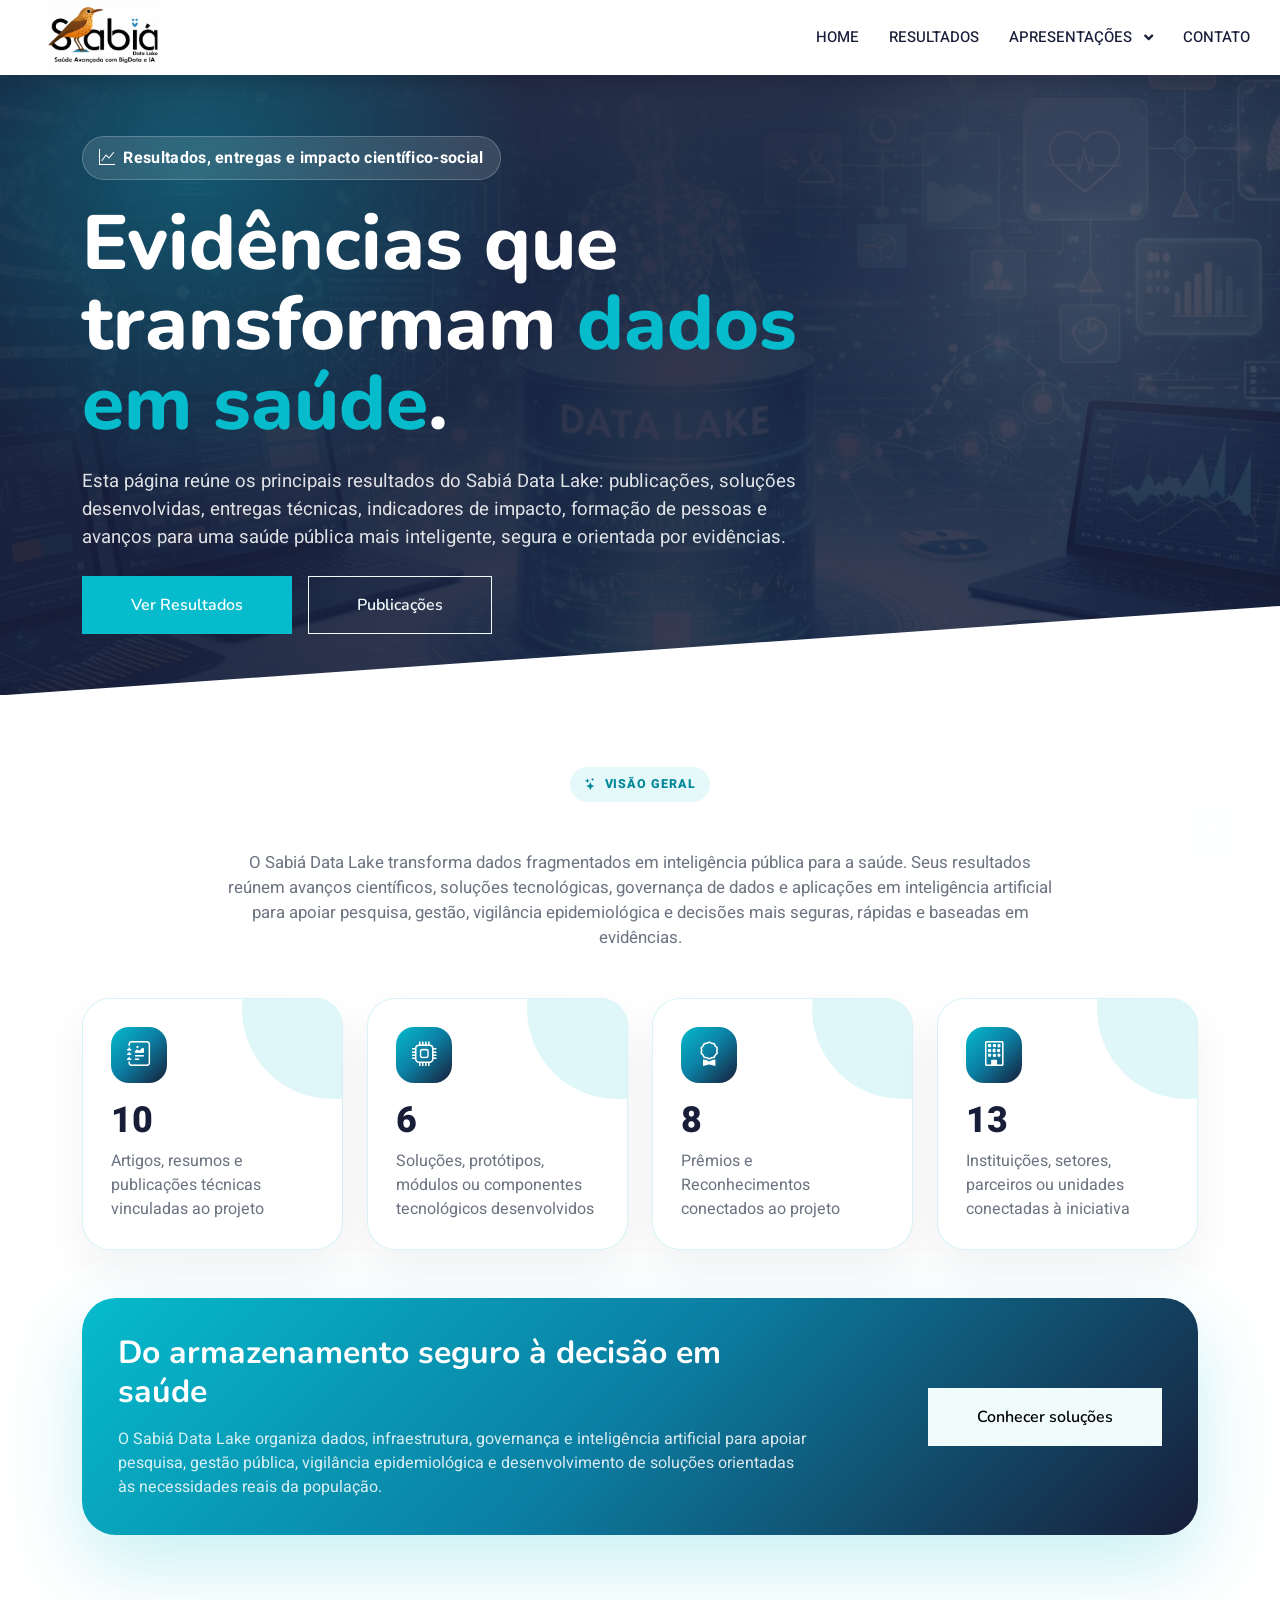
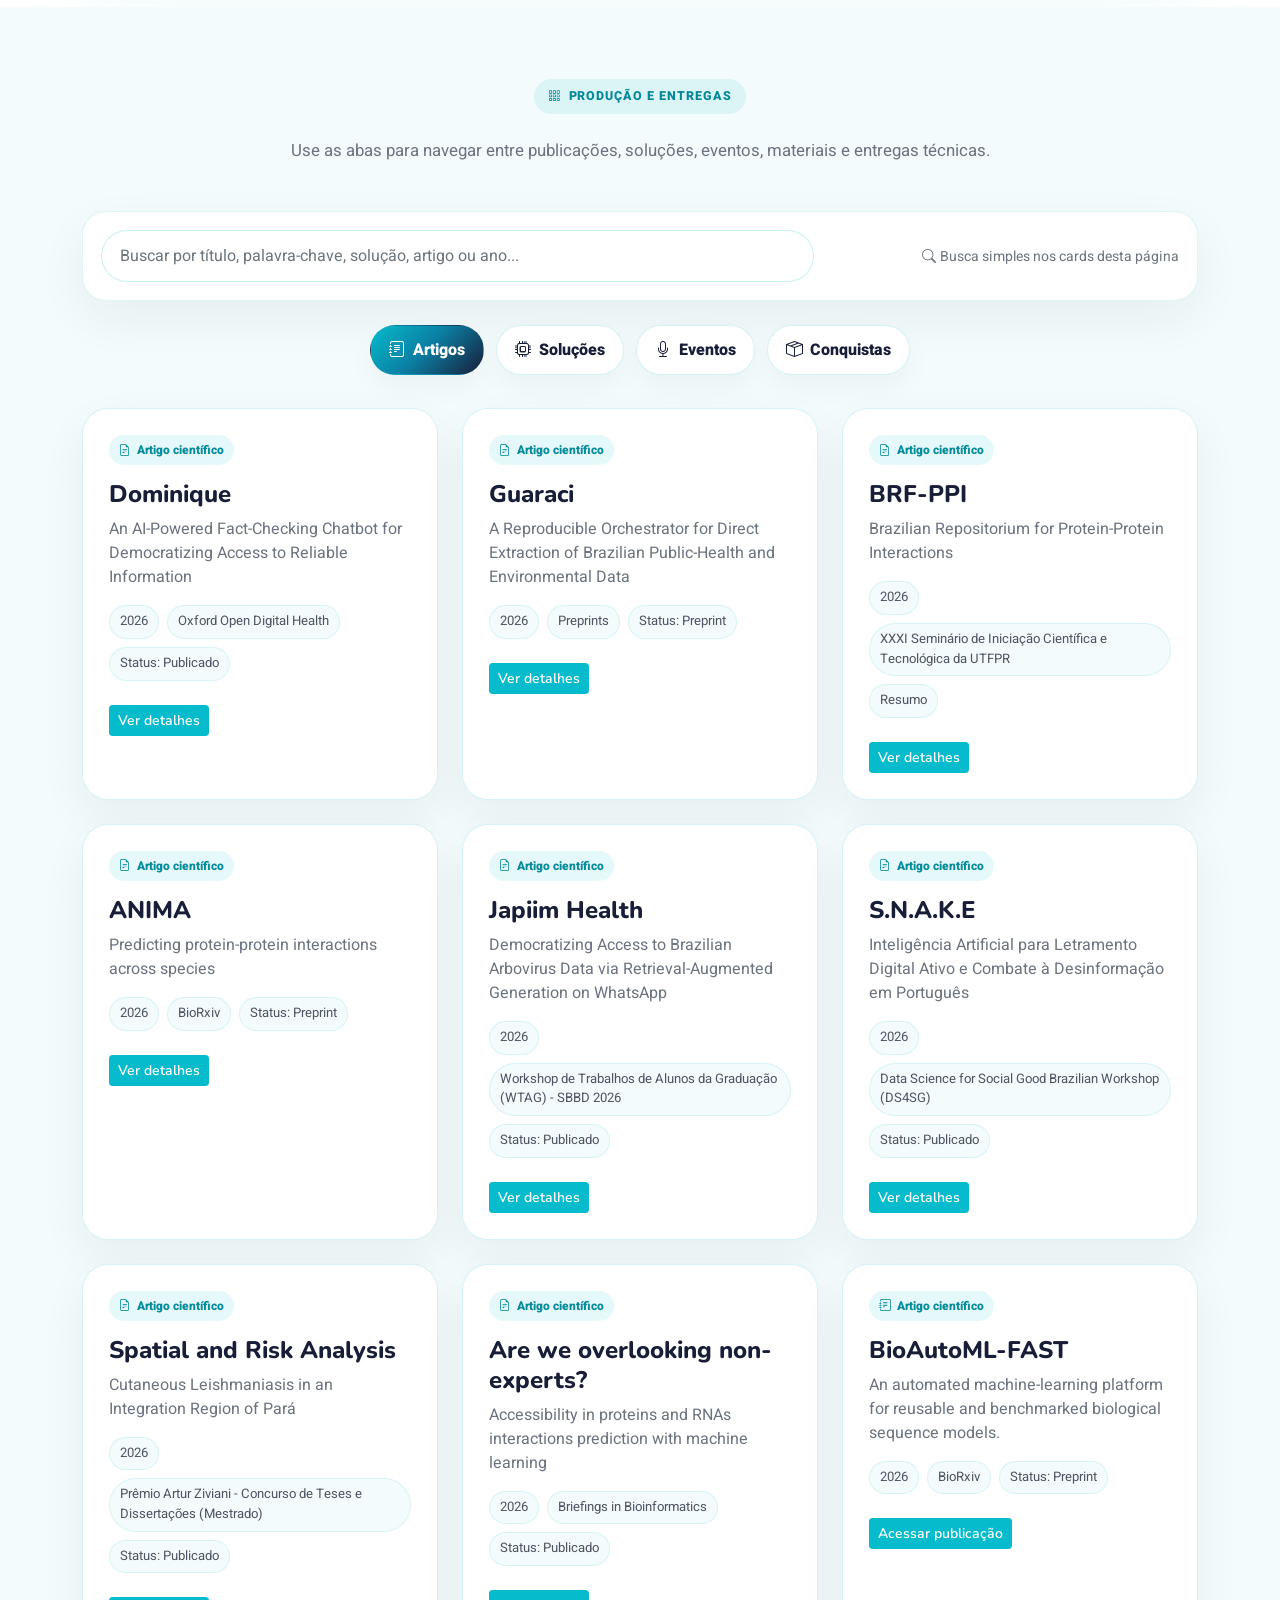
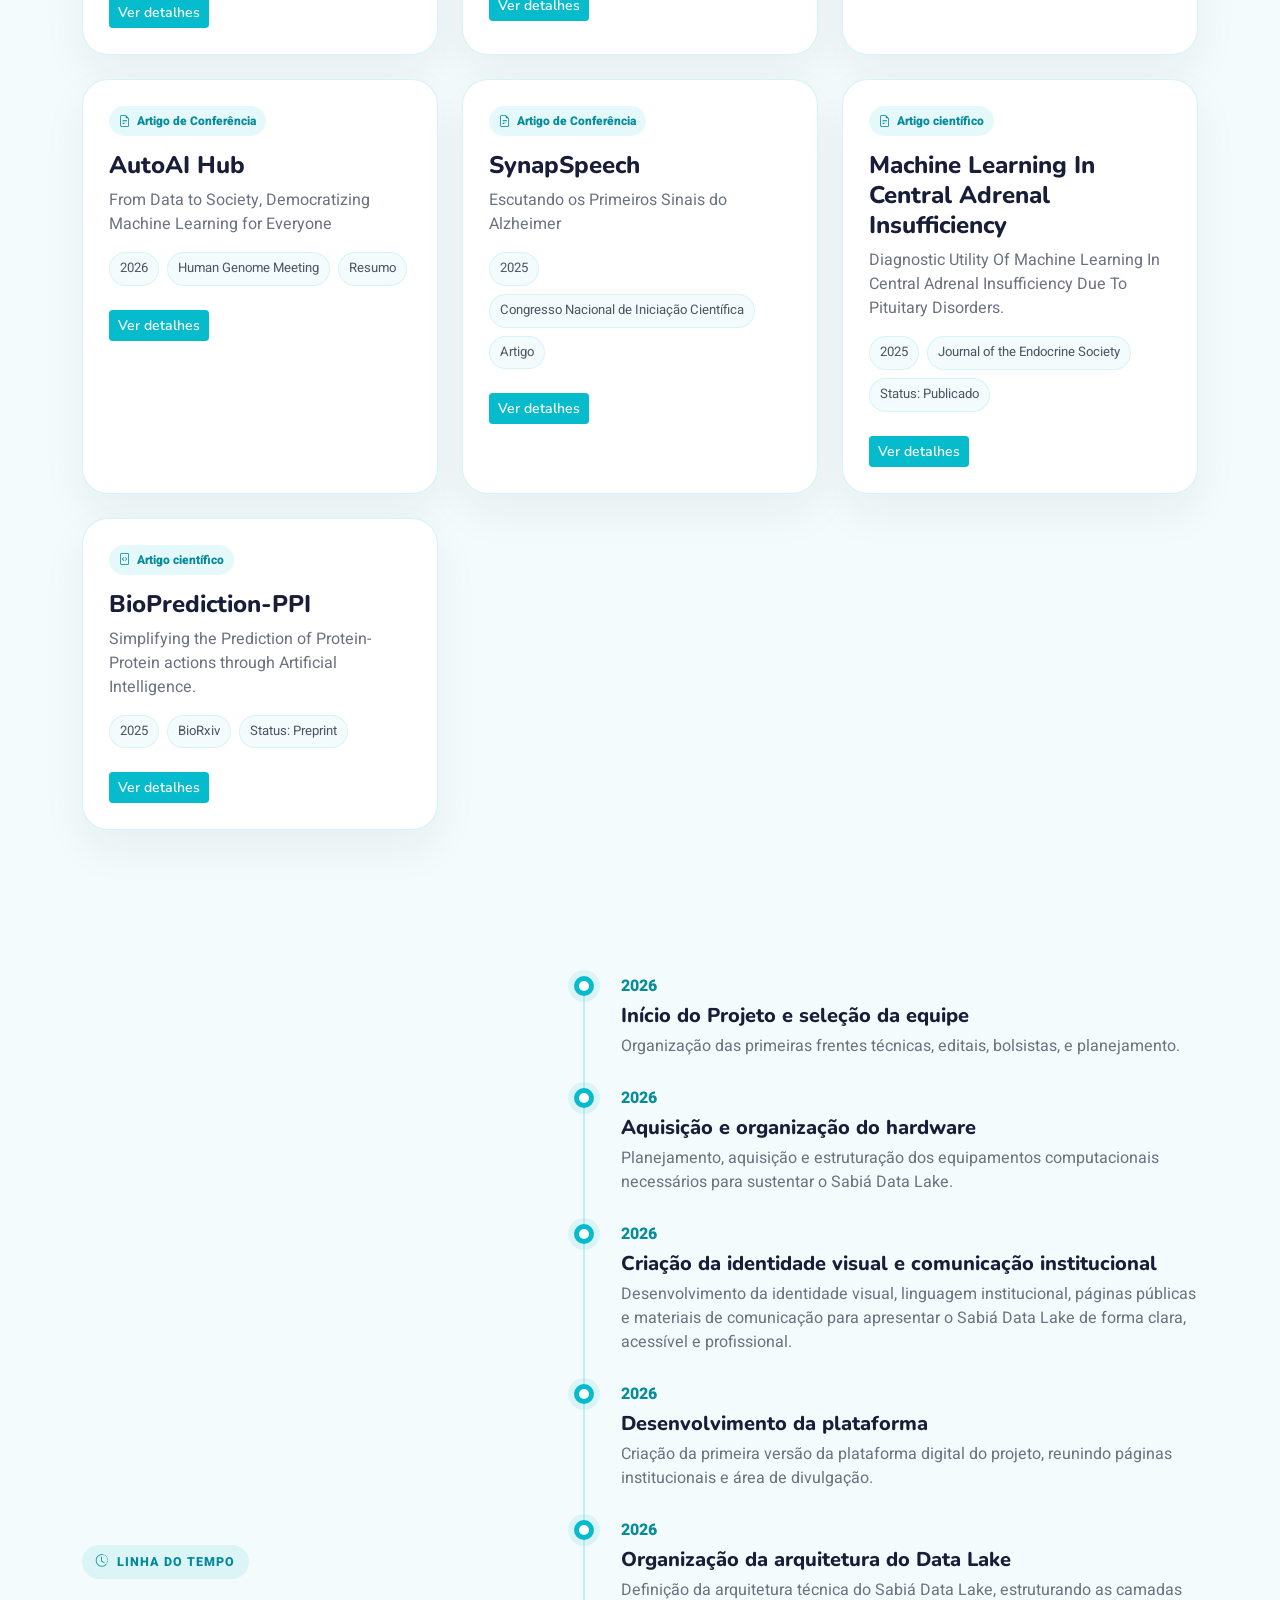
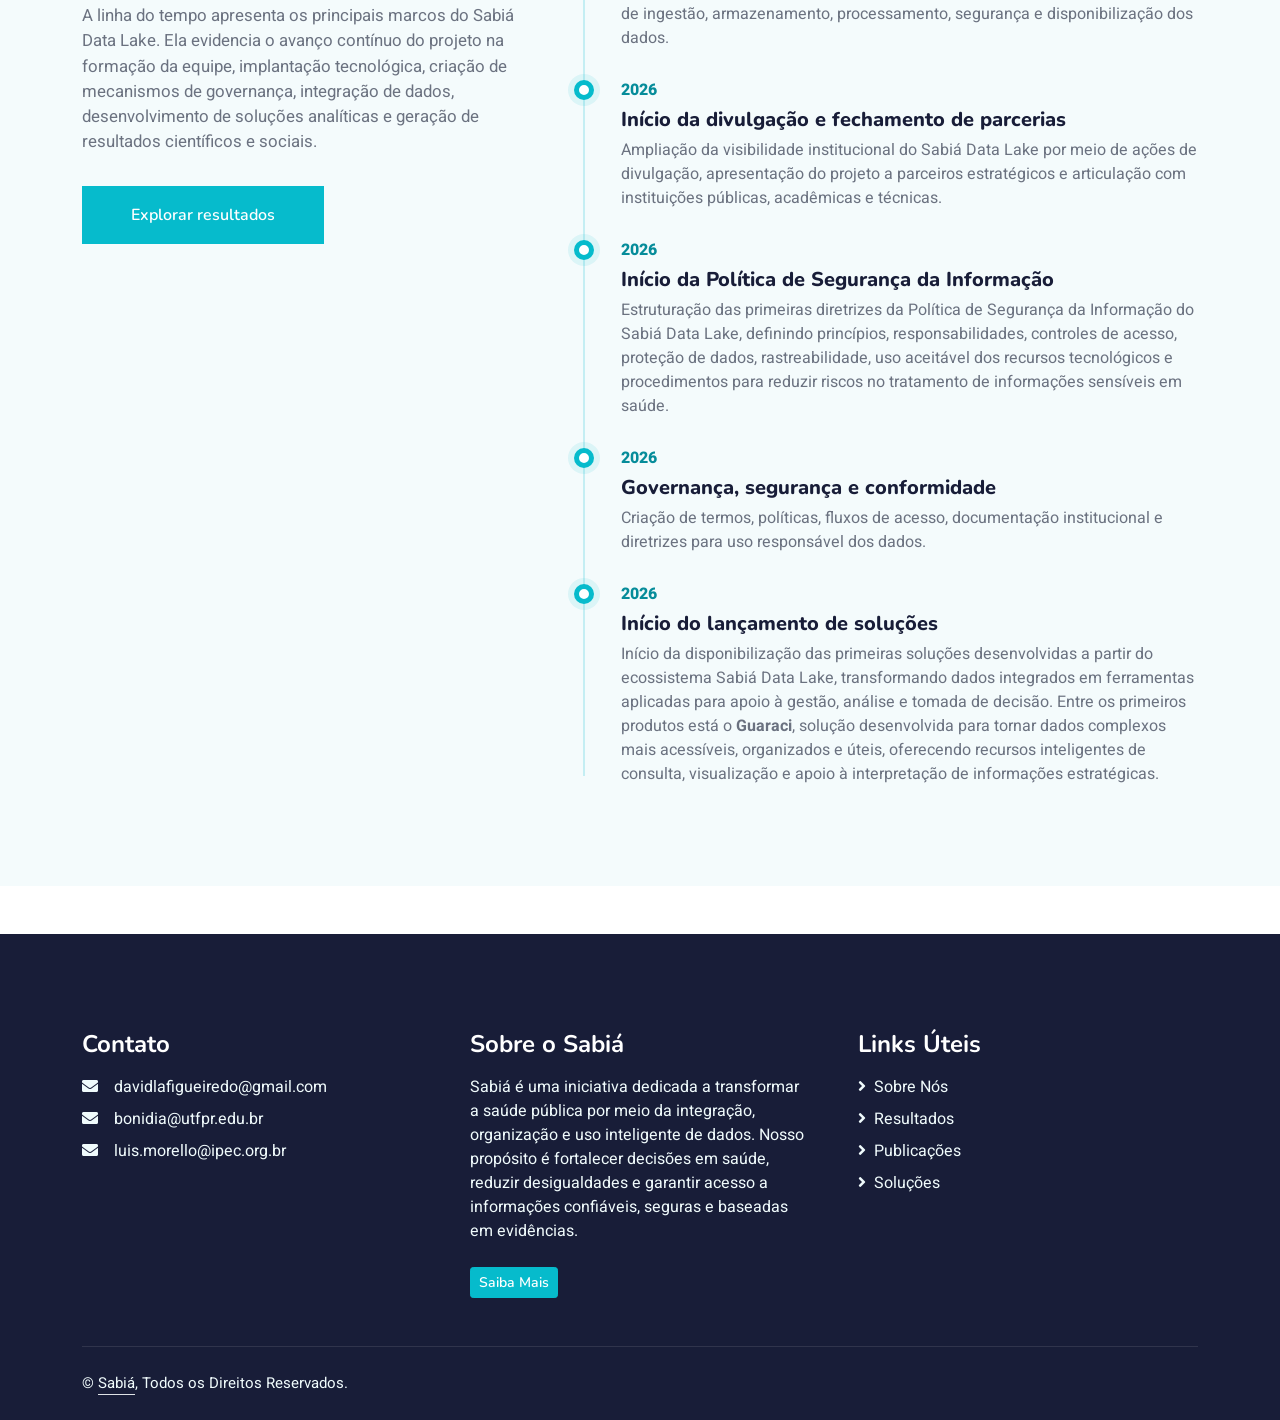
<file: resultados.html>
<!DOCTYPE html>
<html lang="pt">

<head>
    <!-- Google tag (gtag.js) -->
    <script async src="https://www.googletagmanager.com/gtag/js?id=G-8NCLJFZFPL"></script>
    <script>
      window.dataLayer = window.dataLayer || [];
      function gtag(){dataLayer.push(arguments);}
      gtag('js', new Date());
      gtag('config', 'G-8NCLJFZFPL');
    </script>

    <meta charset="utf-8">
    <title>Resultados e Impactos | Sabiá Data Lake</title>
    <meta content="width=device-width, initial-scale=1.0" name="viewport">
    <meta content="Sabiá Data Lake, resultados, publicações, soluções, impacto, saúde pública, inteligência artificial" name="keywords">
    <meta content="Conheça os resultados, publicações, soluções, entregas e impactos do Sabiá Data Lake." name="description">

    <!-- Favicon -->
    <link href="logo/sabia_correto.webp" rel="icon">

    <!-- Google Web Fonts -->
    <link rel="preconnect" href="https://fonts.googleapis.com">
    <link rel="preconnect" href="https://fonts.gstatic.com" crossorigin>
    <link href="https://fonts.googleapis.com/css2?family=Heebo:wght@400;500;600&family=Nunito:wght@600;700;800&display=swap" rel="stylesheet">

    <!-- Icon Font Stylesheet -->
    <link href="https://cdnjs.cloudflare.com/ajax/libs/font-awesome/5.10.0/css/all.min.css" rel="stylesheet">
    <link href="https://cdn.jsdelivr.net/npm/bootstrap-icons@1.4.1/font/bootstrap-icons.css" rel="stylesheet">

    <!-- Libraries Stylesheet -->
    <link href="lib/animate/animate.min.css" rel="stylesheet">
    <link href="lib/owlcarousel/assets/owl.carousel.min.css" rel="stylesheet">

    <!-- Customized Bootstrap Stylesheet -->
    <link href="css/bootstrap.min.css" rel="stylesheet">

    <!-- Template Stylesheet -->
    <link href="css/style.css" rel="stylesheet">

    <style>
        :root {
            --sabia-primary: #06BBCC;
            --sabia-dark: #181D38;
            --sabia-soft: #F4FBFC;
            --sabia-muted: #6B7280;
            --sabia-border: rgba(6, 187, 204, 0.16);
            --sabia-gradient: linear-gradient(135deg, #06BBCC 0%, #0B7FA3 48%, #181D38 100%);
        }

        body {
            background: #ffffff;
        }

        .results-hero {
            position: relative;
            min-height: 620px;
            display: flex;
            align-items: center;
            overflow: hidden;
            background:
                radial-gradient(circle at 15% 15%, rgba(6,187,204,.35), transparent 28%),
                radial-gradient(circle at 85% 25%, rgba(255,255,255,.14), transparent 25%),
                linear-gradient(135deg, rgba(24,29,56,.96), rgba(24,29,56,.82)),
                url('img-new/15.png') center/cover no-repeat;
        }

        .results-hero::after {
            content: "";
            position: absolute;
            inset: auto -10% -38% -10%;
            height: 280px;
            background: #fff;
            transform: rotate(-4deg);
            transform-origin: center;
        }

        .hero-content {
            position: relative;
            z-index: 2;
        }

        .hero-badge {
            display: inline-flex;
            align-items: center;
            gap: 8px;
            padding: 9px 16px;
            border-radius: 999px;
            background: rgba(255,255,255,.12);
            color: #fff;
            border: 1px solid rgba(255,255,255,.22);
            backdrop-filter: blur(10px);
            font-weight: 700;
            letter-spacing: .02em;
        }

        .hero-title {
            color: #fff;
            font-weight: 800;
            line-height: 1.04;
            font-size: clamp(2.6rem, 6vw, 5.4rem);
        }

        .hero-title span {
            color: var(--sabia-primary);
        }

        .hero-text {
            color: rgba(255,255,255,.86);
            font-size: 1.16rem;
            max-width: 820px;
        }

        .floating-panel {
            background: rgba(255,255,255,.1);
            border: 1px solid rgba(255,255,255,.22);
            border-radius: 28px;
            padding: 24px;
            backdrop-filter: blur(16px);
            box-shadow: 0 24px 80px rgba(0,0,0,.28);
        }

        .floating-panel .mini-card {
            background: rgba(255,255,255,.92);
            border-radius: 20px;
            padding: 18px;
            margin-bottom: 14px;
            border: 1px solid rgba(255,255,255,.7);
        }

        .mini-card strong {
            color: var(--sabia-dark);
            font-size: 1.55rem;
            display: block;
            line-height: 1;
        }

        .mini-card span {
            color: var(--sabia-muted);
            font-size: .92rem;
        }

        .section-kicker {
            display: inline-flex;
            align-items: center;
            gap: 8px;
            background: rgba(6,187,204,.1);
            color: #05899A;
            padding: 8px 14px;
            border-radius: 999px;
            font-weight: 800;
            text-transform: uppercase;
            font-size: .78rem;
            letter-spacing: .08em;
        }

        .section-title {
            color: var(--sabia-dark);
            font-weight: 800;
            letter-spacing: -.03em;
        }

        .section-lead {
            color: var(--sabia-muted);
            font-size: 1.05rem;
            max-width: 840px;
        }

        .metric-card {
            position: relative;
            overflow: hidden;
            background: #fff;
            border: 1px solid var(--sabia-border);
            border-radius: 28px;
            padding: 28px;
            height: 100%;
            box-shadow: 0 18px 45px rgba(24,29,56,.06);
            transition: all .25s ease;
        }

        .metric-card:hover {
            transform: translateY(-6px);
            box-shadow: 0 28px 70px rgba(24,29,56,.12);
        }

        .metric-card::before {
            content: "";
            position: absolute;
            top: -80px;
            right: -80px;
            width: 180px;
            height: 180px;
            border-radius: 50%;
            background: rgba(6,187,204,.12);
        }

        .metric-icon {
            width: 56px;
            height: 56px;
            display: flex;
            align-items: center;
            justify-content: center;
            border-radius: 18px;
            background: var(--sabia-gradient);
            color: #fff;
            font-size: 1.55rem;
            margin-bottom: 20px;
        }

        .metric-number {
            color: var(--sabia-dark);
            font-size: 2.25rem;
            font-weight: 800;
            line-height: 1;
        }

        .metric-label {
            color: var(--sabia-muted);
            margin-top: 10px;
        }

        .impact-strip {
            background: var(--sabia-gradient);
            border-radius: 34px;
            padding: 36px;
            color: #fff;
            box-shadow: 0 30px 80px rgba(6,187,204,.22);
        }

        .impact-strip p {
            color: rgba(255,255,255,.84);
        }

        .result-tabs {
            border: 0;
            gap: 12px;
            justify-content: center;
            margin-bottom: 34px;
        }

        .result-tabs .nav-link {
            border: 1px solid rgba(6,187,204,.18);
            border-radius: 999px;
            color: var(--sabia-dark);
            background: #fff;
            padding: 12px 18px;
            font-weight: 800;
            box-shadow: 0 12px 28px rgba(24,29,56,.04);
        }

        .result-tabs .nav-link.active {
            color: #fff;
            background: var(--sabia-gradient);
            border-color: transparent;
        }

        .result-card {
            height: 100%;
            border: 1px solid rgba(6,187,204,.16);
            border-radius: 26px;
            background: #fff;
            padding: 26px;
            box-shadow: 0 18px 46px rgba(24,29,56,.06);
            transition: all .25s ease;
        }

        .result-card:hover {
            transform: translateY(-5px);
            box-shadow: 0 28px 70px rgba(24,29,56,.12);
        }

        .result-card .tag {
            display: inline-flex;
            align-items: center;
            gap: 6px;
            padding: 6px 10px;
            border-radius: 999px;
            background: rgba(6,187,204,.1);
            color: #068C9A;
            font-weight: 800;
            font-size: .75rem;
            margin-bottom: 14px;
        }

        .result-card h4 {
            color: var(--sabia-dark);
            font-weight: 800;
            line-height: 1.25;
        }

        .result-card p {
            color: var(--sabia-muted);
        }

        .result-meta {
            display: flex;
            flex-wrap: wrap;
            gap: 8px;
            margin-top: 16px;
        }

        .result-meta span {
            font-size: .82rem;
            padding: 6px 10px;
            border-radius: 999px;
            background: #F4FBFC;
            color: #4B5563;
            border: 1px solid rgba(6,187,204,.12);
        }

        .solution-card {
            position: relative;
            overflow: hidden;
            border-radius: 30px;
            padding: 30px;
            height: 100%;
            background: #fff;
            border: 1px solid rgba(6,187,204,.14);
            box-shadow: 0 20px 60px rgba(24,29,56,.07);
        }

        .solution-card.featured {
            background: linear-gradient(135deg, rgba(24,29,56,.96), rgba(6,187,204,.88));
            color: #fff;
        }

        .solution-card.featured p,
        .solution-card.featured .solution-list li {
            color: rgba(255,255,255,.82);
        }

        .solution-icon {
            width: 64px;
            height: 64px;
            border-radius: 22px;
            display: flex;
            align-items: center;
            justify-content: center;
            background: rgba(6,187,204,.1);
            color: #0692A3;
            font-size: 1.7rem;
            margin-bottom: 18px;
        }

        .solution-card.featured .solution-icon {
            background: rgba(255,255,255,.16);
            color: #fff;
        }

        .solution-list {
            list-style: none;
            padding: 0;
            margin: 18px 0 0;
        }

        .solution-list li {
            color: var(--sabia-muted);
            margin-bottom: 10px;
            display: flex;
            gap: 10px;
        }

        .solution-list i {
            color: var(--sabia-primary);
            margin-top: 2px;
        }

        .timeline-modern {
            position: relative;
            padding-left: 0;
            list-style: none;
        }

        .timeline-modern::before {
            content: "";
            position: absolute;
            top: 10px;
            bottom: 10px;
            left: 16px;
            width: 2px;
            background: rgba(6,187,204,.2);
        }

        .timeline-modern li {
            position: relative;
            padding-left: 54px;
            margin-bottom: 28px;
        }

        .timeline-modern li::before {
            content: "";
            position: absolute;
            left: 7px;
            top: 2px;
            width: 20px;
            height: 20px;
            border-radius: 50%;
            background: #fff;
            border: 5px solid var(--sabia-primary);
            box-shadow: 0 0 0 6px rgba(6,187,204,.1);
        }

        .timeline-modern .year {
            display: inline-block;
            font-weight: 800;
            color: #068C9A;
            margin-bottom: 6px;
        }

        .timeline-modern h5 {
            color: var(--sabia-dark);
            font-weight: 800;
            margin-bottom: 6px;
        }

        .timeline-modern p {
            color: var(--sabia-muted);
            margin: 0;
        }

        .cta-results {
            border-radius: 34px;
            padding: 42px;
            background:
                radial-gradient(circle at top right, rgba(6,187,204,.22), transparent 36%),
                #F4FBFC;
            border: 1px solid rgba(6,187,204,.16);
        }

        .filter-box {
            border-radius: 24px;
            background: #fff;
            border: 1px solid rgba(6,187,204,.14);
            box-shadow: 0 18px 48px rgba(24,29,56,.06);
            padding: 18px;
        }

        .search-input {
            border-radius: 999px;
            border: 1px solid rgba(6,187,204,.22);
            padding: 13px 18px;
        }

        .search-input:focus {
            box-shadow: 0 0 0 .25rem rgba(6,187,204,.15);
            border-color: var(--sabia-primary);
        }

        @media (max-width: 991px) {
            .results-hero {
                min-height: auto;
                padding: 110px 0 140px;
            }

            .floating-panel {
                margin-top: 28px;
            }
        }
    </style>
</head>

<body>
    <!-- Spinner Start -->
    <div id="spinner" class="show bg-white position-fixed translate-middle w-100 vh-100 top-50 start-50 d-flex align-items-center justify-content-center">
        <div class="spinner-border text-primary" style="width: 3rem; height: 3rem;" role="status">
            <span class="sr-only">Loading...</span>
        </div>
    </div>
    <!-- Spinner End -->

    <!-- Navbar Start -->
    <nav class="navbar navbar-expand-lg bg-white navbar-light shadow sticky-top p-0">
        <a href="index.html" class="navbar-brand d-flex align-items-center px-4 px-lg-5">
            <img src="logo/sabia_correto.webp" alt="Sabiá" style="height: 75px;">
        </a>

        <button type="button" class="navbar-toggler me-4" data-bs-toggle="collapse" data-bs-target="#navbarCollapse">
            <span class="navbar-toggler-icon"></span>
        </button>
        <div class="collapse navbar-collapse" id="navbarCollapse">
            <div class="navbar-nav ms-auto p-4 p-lg-0">
                <a href="index.html" class="nav-item nav-link">Home</a>
                <a href="#visao-geral" class="nav-item nav-link">Resultados</a>
                <div class="nav-item dropdown">
                  <a 
                    href="#" 
                    class="nav-link dropdown-toggle" 
                    data-bs-toggle="dropdown"
                  >
                    Apresentações
                  </a>

                  <div class="dropdown-menu">
                    <a class="dropdown-item" href="https://www.canva.com/design/DAHJmd0IspA/T4KZADnADqslF8RnnJpy7Q/view?utm_content=DAHJmd0IspA&utm_campaign=designshare&utm_medium=link2&utm_source=uniquelinks&utlId=h9377e97034">Pitch v1 - Sábia Data Lake</a>
                    <a class="dropdown-item" href="apresentacoes/04.pdf">Pitch v2 - Sábia Data Lake</a>
                    <a class="dropdown-item" href="apresentacoes/00.pdf">Palestra - Vale do Genoma</a>
                    <a class="dropdown-item" href="apresentacoes/01.pdf">Palestra - Fundação Araucária</a>
                    <a class="dropdown-item" href="apresentacoes/03.pdf">Palestra - Jornada de IA</a>
                  </div>
                </div>
                <a href="#contato" class="nav-item nav-link">Contato</a>
            </div>
        </div>
    </nav>
    <!-- Navbar End -->

    <!-- Hero Start -->
    <section class="results-hero">
        <div class="container hero-content">
            <div class="row align-items-center g-5">
                <div class="col-lg-8">
                    <div class="hero-badge mb-4 wow fadeInDown" data-wow-delay="0.1s">
                        <i class="bi bi-graph-up"></i> Resultados, entregas e impacto científico-social
                    </div>
                    <h1 class="hero-title mb-4 wow fadeInUp" data-wow-delay="0.2s">
                        Evidências que transformam <span>dados em saúde</span>.
                    </h1>
                    <p class="hero-text mb-4 wow fadeInUp" data-wow-delay="0.3s">
                        Esta página reúne os principais resultados do Sabiá Data Lake: publicações, soluções desenvolvidas, entregas técnicas, indicadores de impacto, formação de pessoas e avanços para uma saúde pública mais inteligente, segura e orientada por evidências.
                    </p>
                    <div class="d-flex flex-wrap gap-3 wow fadeInUp" data-wow-delay="0.4s">
                        <a href="#visao-geral" class="btn btn-primary py-3 px-5">Ver Resultados</a>
                        <a href="#publicacoes" class="btn btn-outline-light py-3 px-5">Publicações</a>
                    </div>
                </div>
            </div>
        </div>
    </section>
    <!-- Hero End -->

    <!-- Metrics Start -->
    <section id="visao-geral" class="container-xxl py-5">
        <div class="container py-4">
            <div class="text-center mb-5">
                <span class="section-kicker"><i class="bi bi-stars"></i> Visão Geral</span>
                </br>
                </br>
                </br>
                <p class="section-lead mx-auto">
                  O Sabiá Data Lake transforma dados fragmentados em inteligência pública para a saúde. Seus resultados reúnem avanços científicos, soluções tecnológicas, governança de dados e aplicações em inteligência artificial para apoiar pesquisa, gestão, vigilância epidemiológica e decisões mais seguras, rápidas e baseadas em evidências.
                </p>
            </div>

            <div class="row g-4">
                <div class="col-lg-3 col-md-6">
                    <div class="metric-card">
                        <div class="metric-icon"><i class="bi bi-journal-richtext"></i></div>
                        <div class="metric-number" data-count="10">10</div>
                        <div class="metric-label">Artigos, resumos e publicações técnicas vinculadas ao projeto</div>
                    </div>
                </div>
                <div class="col-lg-3 col-md-6">
                    <div class="metric-card">
                        <div class="metric-icon"><i class="bi bi-cpu"></i></div>
                        <div class="metric-number" data-count="6">6</div>
                        <div class="metric-label">Soluções, protótipos, módulos ou componentes tecnológicos desenvolvidos</div>
                    </div>
                </div>
                <div class="col-lg-3 col-md-6">
                    <div class="metric-card">
                        <div class="metric-icon"><i class="bi bi-award"></i></div>
                        <div class="metric-number" data-count="8">8</div>
                        <div class="metric-label">Prêmios e Reconhecimentos conectados ao projeto</div>
                    </div>
                </div>
                <div class="col-lg-3 col-md-6">
                    <div class="metric-card">
                        <div class="metric-icon"><i class="bi bi-building"></i></div>
                        <div class="metric-number" data-count="13">13</div>
                        <div class="metric-label">Instituições, setores, parceiros ou unidades conectadas à iniciativa</div>
                    </div>
                </div>
            </div>

            <div class="impact-strip mt-5 wow fadeInUp" data-wow-delay="0.1s">
                <div class="row align-items-center g-4">
                    <div class="col-lg-8">
                        <h2 class="text-white mb-3">Do armazenamento seguro à decisão em saúde</h2>
                        <p class="mb-0">
                            O Sabiá Data Lake organiza dados, infraestrutura, governança e inteligência artificial para apoiar pesquisa, gestão pública, vigilância epidemiológica e desenvolvimento de soluções orientadas às necessidades reais da população.
                        </p>
                    </div>
                    <div class="col-lg-4 text-lg-end">
                        <a href="#publicacoes" class="btn btn-light py-3 px-5">Conhecer soluções</a>
                    </div>
                </div>
            </div>
        </div>
    </section>
    <!-- Metrics End -->

    <!-- Tabs Results Start -->
    <section id="publicacoes" class="container-xxl py-5" style="background: var(--sabia-soft);">
        <div class="container py-4">
            <div class="text-center mb-5">
                <span class="section-kicker"><i class="bi bi-grid-3x3-gap"></i> Produção e Entregas</span>
                </br>
                </br>
                <p class="section-lead mx-auto">
                    Use as abas para navegar entre publicações, soluções, eventos, materiais e entregas técnicas.
                </p>
            </div>

            <div class="filter-box mb-4">
                <div class="row g-3 align-items-center">
                    <div class="col-lg-8">
                        <input id="resultSearch" class="form-control search-input" type="search" placeholder="Buscar por título, palavra-chave, solução, artigo ou ano...">
                    </div>
                    <div class="col-lg-4 text-lg-end">
                        <span class="text-muted small"><i class="bi bi-search me-1"></i>Busca simples nos cards desta página</span>
                    </div>
                </div>
            </div>

            <ul class="nav nav-tabs result-tabs" id="resultTabs" role="tablist">
                <li class="nav-item" role="presentation">
                    <button class="nav-link active" id="artigos-tab" data-bs-toggle="tab" data-bs-target="#artigos" type="button" role="tab">
                        <i class="bi bi-journal-text me-2"></i>Artigos
                    </button>
                </li>
                <li class="nav-item" role="presentation">
                    <button class="nav-link" id="solucoes-tab" data-bs-toggle="tab" data-bs-target="#solucoes-tab-pane" type="button" role="tab">
                        <i class="bi bi-cpu me-2"></i>Soluções
                    </button>
                </li>
                <li class="nav-item" role="presentation">
                    <button class="nav-link" id="eventos-tab" data-bs-toggle="tab" data-bs-target="#eventos" type="button" role="tab">
                        <i class="bi bi-mic me-2"></i>Eventos
                    </button>
                </li>
                <li class="nav-item" role="presentation">
                    <button class="nav-link" id="materiais-tab" data-bs-toggle="tab" data-bs-target="#materiais" type="button" role="tab">
                        <i class="bi bi-box-seam me-2"></i>Conquistas
                    </button>
                </li>
                <!--<li class="nav-item" role="presentation">
                    <button class="nav-link" id="governanca-tab" data-bs-toggle="tab" data-bs-target="#governanca" type="button" role="tab">
                        <i class="bi bi-shield-check me-2"></i>Governança
                    </button>
                </li>-->
            </ul>

            <div class="tab-content" id="resultTabsContent">
                <!-- Artigos -->
                <div class="tab-pane fade show active" id="artigos" role="tabpanel">
                    <div class="row g-4 result-grid">

                        <div class="col-lg-4 col-md-6 result-item" data-keywords="An AI-Powered Fact-Checking Chatbot for Democratizing Access to Reliable Information">
                            <div class="result-card">
                                <span class="tag"><i class="bi bi-file-earmark-text"></i> Artigo científico</span>
                                <h4>Dominique</h4>
                                <p>An AI-Powered Fact-Checking Chatbot for Democratizing Access to Reliable Information</p>
                                <p></p>
                                <div class="result-meta">
                                    <span>2026</span><span>Oxford Open Digital Health</span><span>Status: Publicado</span>
                                </div>
                                <a href="https://doi.org/10.1093/oodh/oqag045" class="btn btn-sm btn-primary mt-4">Ver detalhes</a>
                            </div>
                        </div>

                        <div class="col-lg-4 col-md-6 result-item" data-keywords="A Reproducible Orchestrator for Direct Extraction of Brazilian Public-Health and Environmental Data">
                            <div class="result-card">
                                <span class="tag"><i class="bi bi-file-earmark-text"></i> Artigo científico</span>
                                <h4>Guaraci</h4>
                                <p>A Reproducible Orchestrator for Direct Extraction of Brazilian Public-Health and Environmental Data</p>
                                <p></p>
                                <div class="result-meta">
                                    <span>2026</span><span>Preprints</span><span>Status: Preprint</span>
                                </div>
                                <a href="https://www.preprints.org/manuscript/202610.1716" class="btn btn-sm btn-primary mt-4">Ver detalhes</a>
                            </div>
                        </div>

                        <div class="col-lg-4 col-md-6 result-item" data-keywords="Brazilian Repositorium for Protein-Protein Interactions">
                            <div class="result-card">
                                <span class="tag"><i class="bi bi-file-earmark-text"></i> Artigo científico</span>
                                <h4>BRF-PPI</h4>
                                <p>Brazilian Repositorium for Protein-Protein Interactions</p>
                                <p></p>
                                <div class="result-meta">
                                    <span>2026</span><span>XXXI Seminário de Iniciação Científica e Tecnológica da UTFPR</span><span>Resumo</span>
                                </div>
                                <a href="https://www.even3.com.br/anais/sicite-2026/1749477-brazilian-repositorium-for-protein-protein-interactions-(brf--ppi)/" class="btn btn-sm btn-primary mt-4">Ver detalhes</a>
                            </div>
                        </div>


                        <div class="col-lg-4 col-md-6 result-item" data-keywords="Predicting protein-protein interactions across species">
                            <div class="result-card">
                                <span class="tag"><i class="bi bi-file-earmark-text"></i> Artigo científico</span>
                                <h4>ANIMA</h4>
                                <p>Predicting protein-protein interactions across species</p>
                                <p></p>
                                <div class="result-meta">
                                    <span>2026</span><span>BioRxiv</span><span>Status: Preprint</span>
                                </div>
                                <a href="https://doi.org/10.64898/2026.09.15.751862" class="btn btn-sm btn-primary mt-4">Ver detalhes</a>
                            </div>
                        </div>

                        <div class="col-lg-4 col-md-6 result-item" data-keywords="S.N.A.K.E: Inteligência Artificial para Letramento Digital Ativo e Combate à Desinformação em Português">
                            <div class="result-card">
                                <span class="tag"><i class="bi bi-file-earmark-text"></i> Artigo científico</span>
                                <h4>Japiim Health</h4>
                                <p>Democratizing Access to Brazilian Arbovirus Data via Retrieval-Augmented Generation on WhatsApp</p>
                                <p></p>
                                <div class="result-meta">
                                    <span>2026</span><span>Workshop de Trabalhos de Alunos da Graduação (WTAG) - SBBD 2026</span><span>Status: Publicado</span>
                                </div>
                                <a href="https://sol.sbc.org.br/index.php/sbbd_estendido/article/view/44110" class="btn btn-sm btn-primary mt-4">Ver detalhes</a>
                            </div>
                        </div>

                        <div class="col-lg-4 col-md-6 result-item" data-keywords="S.N.A.K.E: Inteligência Artificial para Letramento Digital Ativo e Combate à Desinformação em Português">
                            <div class="result-card">
                                <span class="tag"><i class="bi bi-file-earmark-text"></i> Artigo científico</span>
                                <h4>S.N.A.K.E</h4>
                                <p>Inteligência Artificial para Letramento Digital Ativo e Combate à Desinformação em Português</p>
                                <p></p>
                                <div class="result-meta">
                                    <span>2026</span><span>Data Science for Social Good Brazilian Workshop (DS4SG)</span><span>Status: Publicado</span>
                                </div>
                                <a href="https://sol.sbc.org.br/index.php/sbbd_estendido/article/view/44185" class="btn btn-sm btn-primary mt-4">Ver detalhes</a>
                            </div>
                        </div>

                        <div class="col-lg-4 col-md-6 result-item" data-keywords="Spatial and Risk Analysis of Cutaneous Leishmaniasis in an Integration Region of Pará">
                            <div class="result-card">
                                <span class="tag"><i class="bi bi-file-earmark-text"></i> Artigo científico</span>
                                <h4>Spatial and Risk Analysis</h4>
                                <p>Cutaneous Leishmaniasis in an Integration Region of Pará</p>
                                <div class="result-meta">
                                    <span>2026</span><span>Prêmio Artur Ziviani - Concurso de Teses e Dissertações (Mestrado)</span><span>Status: Publicado</span>
                                </div>
                                <a href="https://sol.sbc.org.br/index.php/sbcas_estendido/article/view/43806" class="btn btn-sm btn-primary mt-4">Ver detalhes</a>
                            </div>
                        </div>

                        <div class="col-lg-4 col-md-6 result-item" data-keywords="Accessibility in proteins and RNAs interactions prediction with machine learning">
                            <div class="result-card">
                                <span class="tag"><i class="bi bi-file-earmark-text"></i> Artigo científico</span>
                                <h4>Are we overlooking non-experts?</h4>
                                <p>Accessibility in proteins and RNAs interactions prediction with machine learning</p>
                                <div class="result-meta">
                                    <span>2026</span><span>Briefings in Bioinformatics</span><span>Status: Publicado</span>
                                </div>
                                <a href="https://doi.org/10.1093/bib/bbag226" class="btn btn-sm btn-primary mt-4">Ver detalhes</a>
                            </div>
                        </div>

                        <div class="col-lg-4 col-md-6 result-item" data-keywords="artigo publicação pesquisa saúde inteligência artificial 2026">
                            <div class="result-card">
                                <span class="tag"><i class="bi bi-journal-text"></i>Artigo científico</span>
                                <h4>BioAutoML-FAST</h4>
                                <p>An automated machine-learning platform for reusable and benchmarked biological sequence models.</p>
                                <div class="result-meta">
                                    <span>2026</span><span>BioRxiv</span><span>Status: Preprint</span>
                                </div>
                                <a href="https://doi.org/10.64898/2026.04.18.719383" class="btn btn-sm btn-primary mt-4">Acessar publicação</a>
                            </div>
                        </div>

                        <div class="col-lg-4 col-md-6 result-item" data-keywords="artigo publicação pesquisa saúde inteligência artificial 2026">
                            <div class="result-card">
                                <span class="tag"><i class="bi bi-file-earmark-text"></i> Artigo de Conferência</span>
                                <h4>AutoAI Hub</h4>
                                <p>From Data to Society, Democratizing Machine Learning for Everyone</p>
                                <div class="result-meta">
                                    <span>2026</span><span>Human Genome Meeting</span><span>Resumo</span>
                                </div>
                                <a href="https://www.hugo-hgm2026.org/files/programme.pdf?v=12" class="btn btn-sm btn-primary mt-4">Ver detalhes</a>
                            </div>
                        </div>

                        <div class="col-lg-4 col-md-6 result-item" data-keywords="artigo publicação pesquisa saúde inteligência artificial 2026">
                            <div class="result-card">
                                <span class="tag"><i class="bi bi-file-earmark-text"></i> Artigo de Conferência</span>
                                <h4>SynapSpeech</h4>
                                <p>Escutando os Primeiros Sinais do Alzheimer</p>
                                <div class="result-meta">
                                    <span>2025</span><span>Congresso Nacional de Iniciação Científica</span><span>Artigo</span>
                                </div>
                                <a href="https://synap.inteligentehub.com.br/" class="btn btn-sm btn-primary mt-4">Ver detalhes</a>
                            </div>
                        </div>

                        <div class="col-lg-4 col-md-6 result-item" data-keywords="Diagnostic Utility Of Machine Learning In Central Adrenal Insufficiency Due To Pituitary Disorders. Journal Of The Endocrine Society">
                            <div class="result-card">
                                <span class="tag"><i class="bi bi-file-earmark-text"></i> Artigo científico</span>
                                <h4>Machine Learning In Central Adrenal Insufficiency</h4>
                                <p>Diagnostic Utility Of Machine Learning In Central Adrenal Insufficiency Due To Pituitary Disorders.</p>
                                <div class="result-meta">
                                    <span>2025</span><span>Journal of the Endocrine Society</span><span>Status: Publicado</span>
                                </div>
                                <a href="http://dx.doi.org/10.1210/jendso/bvaf149.1357" class="btn btn-sm btn-primary mt-4">Ver detalhes</a>
                            </div>
                        </div>

                        <div class="col-lg-4 col-md-6 result-item" data-keywords="Simplifying the Prediction of Protein-Protein actions through Artificial Intelligence.">
                            <div class="result-card">
                                <span class="tag"><i class="bi bi-file-code"></i> Artigo científico</span>
                                <h4>BioPrediction-PPI</h4>
                                <p>Simplifying the Prediction of Protein-Protein actions through Artificial Intelligence.</p>
                                <div class="result-meta">
                                    <span>2025</span><span>BioRxiv</span><span>Status: Preprint</span>
                                </div>
                                <a href="https://www.biorxiv.org/content/10.1101/2025.11.16.688401v1" class="btn btn-sm btn-primary mt-4">Ver detalhes</a>
                            </div>
                        </div>
                    </div>
                </div>

                <!-- Soluções -->
                <div class="tab-pane fade" id="solucoes-tab-pane" role="tabpanel">
                    <div class="row g-4 result-grid">

                        <div class="col-lg-4 col-md-6 result-item" data-keywords="Sua ferramenta educacional para análise crítica de notícias. Aprenda a identificar fake news e desenvolva pensamento crítico através de tecnologia avançada.">
                            <div class="result-card">
                                <span class="tag"><i class="bi bi-hdd-network"></i> S.N.A.K.E.</span>
                                <h4>Combate à Desinformação</h4>
                                <p>Sua ferramenta educacional para análise crítica de notícias. Aprenda a identificar fake news e desenvolva pensamento crítico através de tecnologia avançada.</p>
                                <div class="result-meta">
                                    <span>Fake News</span><span>Saúde</span><span>Notícias</span></span><span>IA para Todos</span>
                                </div>
                                <a href="https://snake.inteligentehub.com.br/" class="btn btn-sm btn-primary mt-4">Ver solução</a>
                            </div>
                        </div>

                        <div class="col-lg-4 col-md-6 result-item" data-keywords="O Guaraci é um orquestrador de downloads: busca dados públicos do Brasil direto em cada fonte oficial e entrega tudo pronto para usar, com interface web e fidelidade ao dado original. Menos tempo procurando bases, mais tempo pesquisando, planejando e criando soluções para o país.">
                            <div class="result-card">
                                <span class="tag"><i class="bi bi-hdd-network"></i> Guaraci</span>
                                <h4>Diversas bases. Um só caminho.</h4>
                                <p>O Guaraci é um orquestrador de downloads: busca dados públicos do Brasil direto em cada fonte oficial e entrega tudo pronto para usar, com interface web e fidelidade ao dado original. Menos tempo procurando bases, mais tempo pesquisando, planejando e criando soluções para o país.</p>
                                <div class="result-meta">
                                    <span>Big Data</span><span>Saúde</span><span>Data Lake</span></span><span>IA para Todos</span>
                                </div>
                                <a href="https://sabiadatalake.com.br/guaraci/" class="btn btn-sm btn-primary mt-4">Ver solução</a>
                            </div>
                        </div>

                        <div class="col-lg-4 col-md-6 result-item" data-keywords="Aplicação integrada para transformar dados contínuos de smartwatches em acompanhamento preventivo, inteligência populacional, alertas priorizados e relatórios.">
                            <div class="result-card">
                                <span class="tag"><i class="bi bi-hdd-network"></i> Sabiá Vitalis - Demo</span>
                                <h4>Do pulso ao cuidado</h4>
                                <p>Aplicação integrada para transformar dados contínuos de smartwatches em acompanhamento preventivo, inteligência populacional, alertas priorizados e relatórios.</p>
                                <div class="result-meta">
                                    <span>Big Data</span><span>Saúde</span><span>SmartWatches</span></span><span>IA para Todos</span>
                                </div>
                                <a href="https://sabiadatalake.com.br/smartwatches.html" class="btn btn-sm btn-primary mt-4">Ver solução</a>
                            </div>
                        </div>

                        <div class="col-lg-4 col-md-6 result-item" data-keywords="Um pacote de aprendizado de máquina automatizado de ponta a ponta, desenvolvido para as ciências da vida com o objetivo de analisar sequências biológicas sem exigir assistência especializada em programação.">
                            <div class="result-card">
                                <span class="tag"><i class="bi bi-hdd-network"></i> BioAutoML-FAST</span>
                                <h4>Democratizando o Aprendizado de Máquina nas Ciências da Vida</h4>
                                <p>Um pacote de aprendizado de máquina automatizado de ponta a ponta, desenvolvido para as ciências da vida com o objetivo de analisar sequências biológicas sem exigir assistência especializada em programação.</p>
                                <div class="result-meta">
                                    <span>Big Data</span><span>Saúde</span><span>Biological Sequences</span></span><span>IA para Todos</span>
                                </div>
                                <a href="https://bioautoml.icmc.usp.br/" class="btn btn-sm btn-primary mt-4">Ver solução</a>
                            </div>
                        </div>

                        <div class="col-lg-4 col-md-6 result-item" data-keywords="O Japiim traduz dados complexos do SUS em conversas simples no WhatsApp. Informação oficial, rápida e acessível para todos.">
                            <div class="result-card">
                                <span class="tag"><i class="bi bi-hdd-network"></i> Japiim Health</span>
                                <h4>Saúde Pública na Palma da Sua Mão</h4>
                                <p>O Japiim traduz dados complexos do SUS em conversas simples no WhatsApp. Informação oficial, rápida e acessível para todos.</p>
                                <div class="result-meta">
                                    <span>Big Data</span><span>Saúde</span><span>LLM</span></span><span>IA para Todos</span>
                                </div>
                                <a href="https://japiimbr.inteligentehub.com.br/" class="btn btn-sm btn-primary mt-4">Ver solução</a>
                            </div>
                        </div>

                        <div class="col-lg-4 col-md-6 result-item" data-keywords="dashboard epidemiologia indicadores gestão pública">
                            <div class="result-card">
                                <span class="tag"><i class="bi bi-bar-chart"></i> SynapSpeech</span>
                                <h4>Escutando sinais por meio da linguagem</h4>
                                <p>Pipeline completo para triagem e acompanhamento de sinais cognitivos associados ao Alzheimer a partir de fala espontânea em português brasileiro. Foco em pesquisa aplicada, acessível e de baixo custo.</p>
                                <div class="result-meta">
                                   <span>Pipeline</span><span>Saúde</span><span>IA</span></span><span>IA para Todos</span>
                                </div>
                                <a href="https://synap.inteligentehub.com.br/" class="btn btn-sm btn-primary mt-4">Ver solução</a>
                            </div>
                        </div>

                    </div>
                </div>

                <!-- Eventos -->
                <div class="tab-pane fade" id="eventos" role="tabpanel">
                    <div class="row g-4 result-grid">
                        
                        <div class="col-lg-4 col-md-6 result-item" data-keywords="evento palestra apresentação treinamento formação">
                            <div class="result-card">
                                <span class="tag"><i class="bi bi-mic"></i> Apresentação</span>
                                <h4>Human Genome Meeting</h4>
                                <p>AutoAI Hub: From Data to Society, Democratizing Machine Learning for Everyone</p>
                                <div class="result-meta">
                                    <span>2026</span><span>Apresentação</span>
                                </div>
                                <a href="https://www.hugo-hgm2026.org/files/programme.pdf?v=12" class="btn btn-sm btn-primary mt-4">Ver registro</a>
                            </div>
                        </div>

                        <div class="col-lg-4 col-md-6 result-item" data-keywords="evento palestra apresentação treinamento formação">
                            <div class="result-card">
                                <span class="tag"><i class="bi bi-mic"></i> Apresentação</span>
                                <h4>Primeira Jornada de Bioinfo e IA</h4>
                                <p>Apresentação institucional do Sabiá Data Lake</p>
                                <div class="result-meta">
                                    <span>2026</span><span>Apresentação</span>
                                </div>
                                <a href="apresentacoes/03.pdf" class="btn btn-sm btn-primary mt-4">Ver registro</a>
                            </div>
                        </div>

                         <div class="col-lg-4 col-md-6 result-item" data-keywords="evento palestra apresentação treinamento formação">
                            <div class="result-card">
                                <span class="tag"><i class="bi bi-mic"></i> Apresentação</span>
                                <h4>Semana Araucária de CT&I</h4>
                                <p>Apresentação institucional do Sabiá Data Lake</p>
                                <div class="result-meta">
                                    <span>2026</span><span>Palestra</span><span>Institucional</span>
                                </div>
                                <a href="https://doity.com.br/semana-araucaria-de-cti-recursos-pblicos-transformados-em-conhecimento-e-desenvolvimento" class="btn btn-sm btn-primary mt-4">Ver registro</a>
                            </div>
                        </div>

                        <div class="col-lg-4 col-md-6 result-item" data-keywords="evento palestra apresentação treinamento formação">
                            <div class="result-card">
                                <span class="tag"><i class="bi bi-mic"></i> Apresentação</span>
                                <h4>Tias - Tecnologias e Inovação Aplicadas</h4>
                                <p>Palestra sobre IA para o Bem Social</p>
                                <div class="result-meta">
                                    <span>2026</span><span>Palestra</span><span>Institucional</span>
                                </div>
                                <a href="https://www.even3.com.br/e/tias-tecnologias-e-inovacao-aplicadas-724072" class="btn btn-sm btn-primary mt-4">Ver registro</a>
                            </div>
                        </div>

                        <div class="col-lg-4 col-md-6 result-item" data-keywords="evento palestra apresentação treinamento formação">
                            <div class="result-card">
                                <span class="tag"><i class="bi bi-mic"></i> Participação</span>
                                <h4>X-Meeting 2026</h4>
                                <p>22º Congresso Brasileiro de Bioinformática</p>
                                <div class="result-meta">
                                    <span>2026</span><span>Participação</span><span>Institucional</span>
                                </div>
                                <a href="https://www.even3.com.br/x-meeting-2026-639724/" class="btn btn-sm btn-primary mt-4">Ver registro</a>
                            </div>
                        </div>

                        <div class="col-lg-4 col-md-6 result-item" data-keywords="evento palestra apresentação treinamento formação">
                            <div class="result-card">
                                <span class="tag"><i class="bi bi-mic"></i> Apresentação</span>
                                <h4>II Simpósio de Medicina de Precisão</h4>
                                <p>Apresentação institucional do Sabiá Data Lake</p>
                                <div class="result-meta">
                                    <span>2025</span><span>Palestra</span><span>Institucional</span>
                                </div>
                                <a href="apresentacoes/00.pdf" class="btn btn-sm btn-primary mt-4">Ver registro</a>
                            </div>
                        </div>

                    </div>
                </div>

                <!-- Materiais -->
                <div class="tab-pane fade" id="materiais" role="tabpanel">
                    <div class="row g-4 result-grid">

                        <div class="col-lg-4 col-md-6 result-item" data-keywords="Pelo quarto ano consecutivo, um de nossos alunos foi selecionado pelo Prototypes for Humanity 2026 — desta vez, o SynapSpeech, um projeto para detecção precoce da doença de Alzheimer por meio da voz. Entre mais de 3.000 inscrições de mais de 100 países, ele foi escolhido entre as 100 melhores inovações do mundo.">
                            <div class="result-card">
                                <span class="tag"><i class="bi bi-book"></i> Conquistas</span>
                                <h4>Prototypes for Humanity 2026</h4>
                                <p>
                                Pelo quarto ano consecutivo, um de nossos alunos foi selecionado pelo Prototypes for Humanity 2026 — desta vez, o SynapSpeech, um projeto para detecção precoce da doença de Alzheimer por meio da voz. Entre mais de 3.000 inscrições de mais de 100 países, ele foi escolhido entre as 100 melhores inovações do mundo.</p>
                                <div class="result-meta">
                                    <span>Prototypes for Humanity</span>
                                </div>
                                <a href="http://prototypesforhumanity.com/prototypes" class="btn btn-sm btn-primary mt-4">Ver registro</a>
                            </div>
                        </div>

                        <div class="col-lg-4 col-md-6 result-item" data-keywords="Dr. Bonidia foi finalista no GESS Education Awards 2026 (TOP 10 - Dubai - Categoria Inovação em Educação), destacando-se entre mais de 1200 de inscrições de 70 países.">
                            <div class="result-card">
                                <span class="tag"><i class="bi bi-book"></i> Conquistas</span>
                                <h4>GESS Education Awards 2026</h4>
                                <p>
                                Dr. Bonidia foi finalista no GESS Education Awards 2026 (TOP 10 - Dubai - Categoria Inovação em Educação), destacando-se entre mais de 1200 de inscrições de 70 países.</p>
                                <div class="result-meta">
                                    <span>GESS Education</span>
                                </div>
                                <a href="https://www.gessdubai.com/2026-awards-finalists/" class="btn btn-sm btn-primary mt-4">Ver registro</a>
                            </div>
                        </div>

                        <div class="col-lg-4 col-md-6 result-item" data-keywords="9th Global Symposium on Health Systems Research (HSR2026)">
                            <div class="result-card">
                                <span class="tag"><i class="bi bi-book"></i> Conquistas</span>
                                <h4>HSR2026 Scholarship Award</h4>
                                <p>Bolsa Internacional para Participação no 9th Global Symposium on Health Systems Research. O HSR é uma das maiores e mais importantes conferências mundiais sobre pesquisa em sistemas de saúde.</p>
                                <div class="result-meta">
                                    <span>Scholarship Award</span>
                                </div>
                                <a href="https://hsr2026.healthsystemsresearch.org/" class="btn btn-sm btn-primary mt-4">Ver registro</a>
                            </div>
                        </div>

                        <div class="col-lg-4 col-md-6 result-item" data-keywords="9th Global Symposium on Health Systems Research (HSR2026)">
                            <div class="result-card">
                                <span class="tag"><i class="bi bi-book"></i> Conquistas</span>
                                <h4>9th Global Symposium on Health Systems Research (HSR2026)</h4>
                                <p>Nosso estudo foi selecionado após revisão por pares internacional, dentre mais de 2.900 trabalhos submetidos. O HSR é uma das maiores e mais importantes conferências mundiais sobre pesquisa em sistemas de saúde.</p>
                                <div class="result-meta">
                                    <span>HSR2026</span>
                                </div>
                                <a href="https://hsr2026.healthsystemsresearch.org/" class="btn btn-sm btn-primary mt-4">Ver registro</a>
                            </div>
                        </div>

                        <div class="col-lg-4 col-md-6 result-item" data-keywords="O projeto InteliGente foi selecionado pela Comissão Nacional para a UNESCO no Brasil e encaminhado para a fase internacional do Prêmio UNESCO-Rei Hamad Bin Isa Al-Khalifa para o Uso das TIC na Educação 2026">
                            <div class="result-card">
                                <span class="tag"><i class="bi bi-book"></i> Conquistas</span>
                                <h4>UNESCO-Rei Hamad</h4>
                                <p>Nosso projeto de Letramento de IA foi selecionado pela Comissão Nacional para a UNESCO no Brasil e encaminhado para a fase internacional do Prêmio UNESCO-Rei Hamad Bin Isa Al-Khalifa para o Uso das TIC na Educação 2026.</p>
                                <div class="result-meta">
                                    <span>InteliGente</span>
                                </div>
                                <a href="https://inteligentehub.com.br/news.html" class="btn btn-sm btn-primary mt-4">Ver registro</a>
                            </div>
                        </div>
                        
                        <div class="col-lg-4 col-md-6 result-item" data-keywords="BioAutoML foi selecionada entre as 10 iniciativas de IA de maior impacto mundial que abordam os ODS">
                            <div class="result-card">
                                <span class="tag"><i class="bi bi-book"></i> Conquistas</span>
                                <h4>IRCAI – UNESCO</h4>
                                <p>Top 10 Global AI Solutions for the SDGs (2025). BioAutoML foi selecionada entre as 10 iniciativas de IA de maior impacto mundial que abordam os ODS - Dr. Robson Bonidia e Dr. André de Carvalho.</p>
                                <div class="result-meta">
                                    <span>BioAutoML</span>
                                </div>
                                <a href="https://ircai.org/top-100-global-ai-solutions-to-worlds-societal-and-environmental-challenges/" class="btn btn-sm btn-primary mt-4">Ver registro</a>
                            </div>
                        </div>

                        <div class="col-lg-4 col-md-6 result-item" data-keywords="Coautores do artigo da estudante Bruna Souza, que ganhou o prêmio de melhor dissertação no Simpósio Brasileiro de Computação Aplicada à Saúde (Prêmio Artur Ziviani de Tese e Dissertação).">
                            <div class="result-card">
                                <span class="tag"><i class="bi bi-book"></i> Conquistas</span>
                                <h4>Prêmio Artur Ziviani de Tese e Dissertação</h4>
                                <p>Coautores do artigo da estudante Bruna Souza, que ganhou o prêmio de melhor dissertação no Simpósio Brasileiro de Computação Aplicada à Saúde (Prêmio Artur Ziviani de Tese e Dissertação).</p>
                                <div class="result-meta">
                                    <span>Prêmio</span>
                                </div>
                                <a href="https://www.sbcas2026.com/" class="btn btn-sm btn-primary mt-4">Ver registro</a>
                            </div>
                        </div>

                        <div class="col-lg-4 col-md-6 result-item" data-keywords="Fundação Araucária investe R$ 3 milhões em Data Lake para pesquisa genômica">
                            <div class="result-card">
                                <span class="tag"><i class="bi bi-book"></i> Conquistas</span>
                                <h4>Investimento</h4>
                                <p>Fundação Araucária, SETI and Governo do Paraná investem R$ 3 milhões no Sabiá Data Lake.</p>
                                <div class="result-meta">
                                    <span>Sabiá Data Lake</span>
                                </div>
                                <a href="https://www.seti.pr.gov.br/Noticia/Fundacao-Araucaria-investe-R-3-milhoes-em-Data-Lake-para-pesquisa-genomica" class="btn btn-sm btn-primary mt-4">Ver registro</a>
                            </div>
                        </div>

                    </div>
                </div>

                <!-- Governança -->
                <!--<div class="tab-pane fade" id="governanca" role="tabpanel">
                    <div class="row g-4 result-grid">
                        <div class="col-lg-4 col-md-6 result-item" data-keywords="governança lgpd segurança ética conformidade termos">
                            <div class="result-card">
                                <span class="tag"><i class="bi bi-shield-lock"></i> Governança</span>
                                <h4>Kit de governança, termos e conformidade</h4>
                                <p>Conjunto de documentos para credenciamento, confidencialidade, uso aceitável, controle de acesso, auditoria, encerramento e segurança da informação.</p>
                                <div class="result-meta">
                                    <span>LGPD</span><span>Auditoria</span><span>Conformidade</span>
                                </div>
                                <a href="#" class="btn btn-sm btn-primary mt-4">Ver documentos</a>
                            </div>
                        </div>

                        <div class="col-lg-4 col-md-6 result-item" data-keywords="ambiente seguro acesso dados pesquisador autorização">
                            <div class="result-card">
                                <span class="tag"><i class="bi bi-person-check"></i> Acesso seguro</span>
                                <h4>Fluxo de solicitação e autorização de acesso</h4>
                                <p>Processo estruturado para análise, aprovação e rastreabilidade de acessos a ambientes e dados, alinhado à ética, segurança e legislação vigente.</p>
                                <div class="result-meta">
                                    <span>Acesso</span><span>Rastreabilidade</span><span>Ética</span>
                                </div>
                                <a href="#" class="btn btn-sm btn-primary mt-4">Ver fluxo</a>
                            </div>
                        </div>
                    </div>
                </div>-->

            </div>
        </div>
    </section>
    <!-- Tabs Results End -->

    <!-- Solutions Start -->
    <!--<section id="solucoes" class="container-xxl py-5">
        <div class="container py-4">
            <div class="row align-items-end mb-5">
                <div class="col-lg-8">
                    <span class="section-kicker"><i class="bi bi-cpu"></i> Soluções em Destaque</span>
                    </br>
                    </br>
                    <p class="section-lead mb-0">
                        A página também pode destacar soluções prioritárias do ecossistema, com cards maiores, linguagem institucional e chamadas para páginas específicas, repositórios, relatórios ou dashboards.
                    </p>
                </div>
                <div class="col-lg-4 text-lg-end mt-4 mt-lg-0">
                    <a href="#publicacoes" class="btn btn-primary py-3 px-5">Ver todas as entregas</a>
                </div>
            </div>

            <div class="row g-4">
                <div class="col-lg-6">
                    <div class="solution-card featured">
                        <div class="solution-icon"><i class="bi bi-hdd-rack"></i></div>
                        <h3 class="text-white mb-3">Sabiá Data Lake</h3>
                        <p>
                            Infraestrutura para integrar, organizar e analisar dados em saúde, criando uma base segura para pesquisa, inovação, vigilância epidemiológica e tomada de decisão baseada em evidências.
                        </p>
                        <ul class="solution-list">
                            <li><i class="bi bi-check-circle"></i><span>Arquitetura em camadas: bronze, prata e ouro.</span></li>
                            <li><i class="bi bi-check-circle"></i><span>Governança orientada por LGPD, segurança e rastreabilidade.</span></li>
                            <li><i class="bi bi-check-circle"></i><span>Base para modelos de IA, dashboards e estudos científicos.</span></li>
                        </ul>
                    </div>
                </div>

                <div class="col-lg-3 col-md-6">
                    <div class="solution-card">
                        <div class="solution-icon"><i class="bi bi-bar-chart-line"></i></div>
                        <h4>Dashboards Inteligentes</h4>
                        <p>Visualização de indicadores, padrões territoriais e informações estratégicas para gestores e pesquisadores.</p>
                        <ul class="solution-list">
                            <li><i class="bi bi-check-circle"></i><span>Indicadores de saúde</span></li>
                            <li><i class="bi bi-check-circle"></i><span>Análise territorial</span></li>
                        </ul>
                    </div>
                </div>

                <div class="col-lg-3 col-md-6">
                    <div class="solution-card">
                        <div class="solution-icon"><i class="bi bi-shield-check"></i></div>
                        <h4>Governança de Dados</h4>
                        <p>Documentos, fluxos e regras para garantir uso ético, seguro e responsável dos dados em saúde.</p>
                        <ul class="solution-list">
                            <li><i class="bi bi-check-circle"></i><span>Termos e políticas</span></li>
                            <li><i class="bi bi-check-circle"></i><span>Controle de acesso</span></li>
                        </ul>
                    </div>
                </div>
            </div>
        </div>
    </section>-->
    <!-- Solutions End -->

    <!-- Timeline Start -->
    <section class="container-xxl py-5" style="background: var(--sabia-soft);">
        <div class="container py-4">
            <div class="row g-5 align-items-center">
                <div class="col-lg-5">
                    <span class="section-kicker"><i class="bi bi-clock-history"></i> Linha do Tempo</span>
                    </br>
                    </br>
                    <p class="section-lead">
                        A linha do tempo apresenta os principais marcos do Sabiá Data Lake. Ela evidencia o avanço contínuo do projeto na formação da equipe, implantação tecnológica, criação de mecanismos de governança, integração de dados, desenvolvimento de soluções analíticas e geração de resultados científicos e sociais.
                    </p>
                    <a href="#publicacoes" class="btn btn-primary py-3 px-5 mt-3">Explorar resultados</a>
                </div>

                <div class="col-lg-7">
                    <ul class="timeline-modern">
                        <li>
                            <span class="year">2026</span>
                            <h5>Início do Projeto e seleção da equipe</h5>
                            <p>Organização das primeiras frentes técnicas, editais, bolsistas, e planejamento.</p>
                        </li>
                        <li>
                            <span class="year">2026</span>
                            <h5>Aquisição e organização do hardware</h5>
                            <p>Planejamento, aquisição e estruturação dos equipamentos computacionais necessários para sustentar o Sabiá Data Lake.</p>
                        </li>
                        <li>
                          <span class="year">2026</span>
                          <h5>Criação da identidade visual e comunicação institucional</h5>
                          <p>
                            Desenvolvimento da identidade visual, linguagem institucional, páginas públicas e materiais de comunicação para apresentar o Sabiá Data Lake de forma clara, acessível e profissional.
                          </p>
                        </li>
                        <li>
                          <span class="year">2026</span>
                          <h5>Desenvolvimento da plataforma</h5>
                          <p>
                            Criação da primeira versão da plataforma digital do projeto, reunindo páginas institucionais e área de divulgação.
                          </p>
                        </li>
                        <li>
                            <span class="year">2026</span>
                            <h5>Organização da arquitetura do Data Lake</h5>
                            <p>Definição da arquitetura técnica do Sabiá Data Lake, estruturando as camadas de ingestão, armazenamento, processamento, segurança e disponibilização dos dados.</p>
                        </li>
                        <li>
                            <span class="year">2026</span>
                            <h5>Início da divulgação e fechamento de parcerias</h5>
                            <p>Ampliação da visibilidade institucional do Sabiá Data Lake por meio de ações de divulgação, apresentação do projeto a parceiros estratégicos e articulação com instituições públicas, acadêmicas e técnicas.</p>
                        </li>
                        <li>
                            <span class="year">2026</span>
                            <h5>Início da Política de Segurança da Informação</h5>
                            <p>Estruturação das primeiras diretrizes da Política de Segurança da Informação do Sabiá Data Lake, definindo princípios, responsabilidades, controles de acesso, proteção de dados, rastreabilidade, uso aceitável dos recursos tecnológicos e procedimentos para reduzir riscos no tratamento de informações sensíveis em saúde.</p>
                        </li>
                        <li>
                            <span class="year">2026</span>
                            <h5>Governança, segurança e conformidade</h5>
                            <p>Criação de termos, políticas, fluxos de acesso, documentação institucional e diretrizes para uso responsável dos dados.</p>
                        </li>
                        <li>
                            <span class="year">2026</span>
                            <h5>Início do lançamento de soluções</h5>
                            <p>
                                Início da disponibilização das primeiras soluções desenvolvidas a partir do ecossistema Sabiá Data Lake, 
                                transformando dados integrados em ferramentas aplicadas para apoio à gestão, análise e tomada de decisão.
                                Entre os primeiros produtos está o <strong>Guaraci</strong>, solução desenvolvida para tornar dados complexos 
                                mais acessíveis, organizados e úteis, oferecendo recursos inteligentes de consulta, visualização e apoio à 
                                interpretação de informações estratégicas.
                            </p>
                        </li>
                    </ul>
                </div>
            </div>
        </div>
    </section>
    <!-- Timeline End -->

    <!-- Footer Start -->
    <div id="contato" class="container-fluid bg-dark text-light footer pt-5 mt-5 wow fadeIn" data-wow-delay="0.1s">
        <div class="container py-5">
            <div class="row g-5">
                <div class="col-lg-4 col-md-6">
                    <h4 class="text-white mb-3">Contato</h4>
                    <p class="mb-2"><i class="fa fa-envelope me-3"></i>davidlafigueiredo@gmail.com</p>
                    <p class="mb-2"><i class="fa fa-envelope me-3"></i>bonidia@utfpr.edu.br</p>
                    <p class="mb-2"><i class="fa fa-envelope me-3"></i>luis.morello@ipec.org.br</p>
                </div>

                <div class="col-lg-4 col-md-6">
                    <h4 class="text-white mb-3">Sobre o Sabiá</h4>
                    <p>
                        Sabiá é uma iniciativa dedicada a transformar a saúde pública por meio da integração, organização e uso inteligente de dados. Nosso propósito é fortalecer decisões em saúde, reduzir desigualdades e garantir acesso a informações confiáveis, seguras e baseadas em evidências.
                    </p>
                    <a class="btn btn-primary btn-sm mt-2" href="index.html">Saiba Mais</a>
                </div>

                <div class="col-lg-4 col-md-12">
                    <h4 class="text-white mb-3">Links Úteis</h4>
                    <div class="d-flex flex-column">
                        <a class="text-light mb-2" href="index.html"><i class="fa fa-angle-right me-2"></i>Sobre Nós</a>
                        <a class="text-light mb-2" href="#visao-geral"><i class="fa fa-angle-right me-2"></i>Resultados</a>
                        <a class="text-light mb-2" href="#publicacoes"><i class="fa fa-angle-right me-2"></i>Publicações</a>
                        <a class="text-light mb-2" href="#solucoes"><i class="fa fa-angle-right me-2"></i>Soluções</a>
                    </div>
                </div>
            </div>
        </div>
        <div class="container">
            <div class="copyright">
                <div class="row">
                    <div class="col-md-6 text-center text-md-start mb-3 mb-md-0">
                        &copy; <a class="border-bottom" href="#">Sabiá</a>, Todos os Direitos Reservados.
                    </div>
                    <div class="col-md-6 text-center text-md-end">
                        <div class="footer-menu"></div>
                    </div>
                </div>
            </div>
        </div>
    </div>
    <!-- Footer End -->

    <!-- Back to Top -->
    <a href="#" class="btn btn-lg btn-primary btn-lg-square back-to-top"><i class="bi bi-arrow-up"></i></a>

    <div class="gtranslate_wrapper"></div>
    <script>
        window.gtranslateSettings = {
            "default_language":"pt",
            "languages":["pt", "en", "fr", "de", "it", "es"],
            "wrapper_selector":".gtranslate_wrapper",
            "switcher_horizontal_position":"left",
            "switcher_vertical_position":"bottom",
            "alt_flags":{"en":"usa", "pt":"brazil"}
        }
    </script>
    <script src="https://cdn.gtranslate.net/widgets/latest/float.js" defer></script>

    <!-- JavaScript Libraries -->
    <script src="https://code.jquery.com/jquery-3.4.1.min.js"></script>
    <script src="https://cdn.jsdelivr.net/npm/bootstrap@5.0.0/dist/js/bootstrap.bundle.min.js"></script>
    <script src="lib/wow/wow.min.js"></script>
    <script src="lib/easing/easing.min.js"></script>
    <script src="lib/waypoints/waypoints.min.js"></script>
    <script src="lib/owlcarousel/owl.carousel.min.js"></script>

    <script>
        // Busca simples nos cards
        document.addEventListener('DOMContentLoaded', function () {
            const search = document.getElementById('resultSearch');
            const cards = Array.from(document.querySelectorAll('.result-item'));

            if (search) {
                search.addEventListener('input', function () {
                    const term = this.value.toLowerCase().trim();

                    cards.forEach(card => {
                        const text = (card.innerText + ' ' + (card.dataset.keywords || '')).toLowerCase();
                        card.style.display = text.includes(term) ? '' : 'none';
                    });
                });
            }

            // Contadores animados simples
            const counters = document.querySelectorAll('[data-count]');
            counters.forEach(counter => {
                const target = parseInt(counter.getAttribute('data-count') || '0', 10);
                let current = 0;
                const steps = 40;
                const increment = Math.max(1, Math.ceil(target / steps));

                const update = () => {
                    current += increment;
                    if (current >= target) {
                        counter.textContent = target;
                    } else {
                        counter.textContent = current;
                        requestAnimationFrame(update);
                    }
                };
                update();
            });
        });
    </script>

    <!-- Template Javascript -->
    <script src="js/main.js"></script>
</body>

</html>
</file>
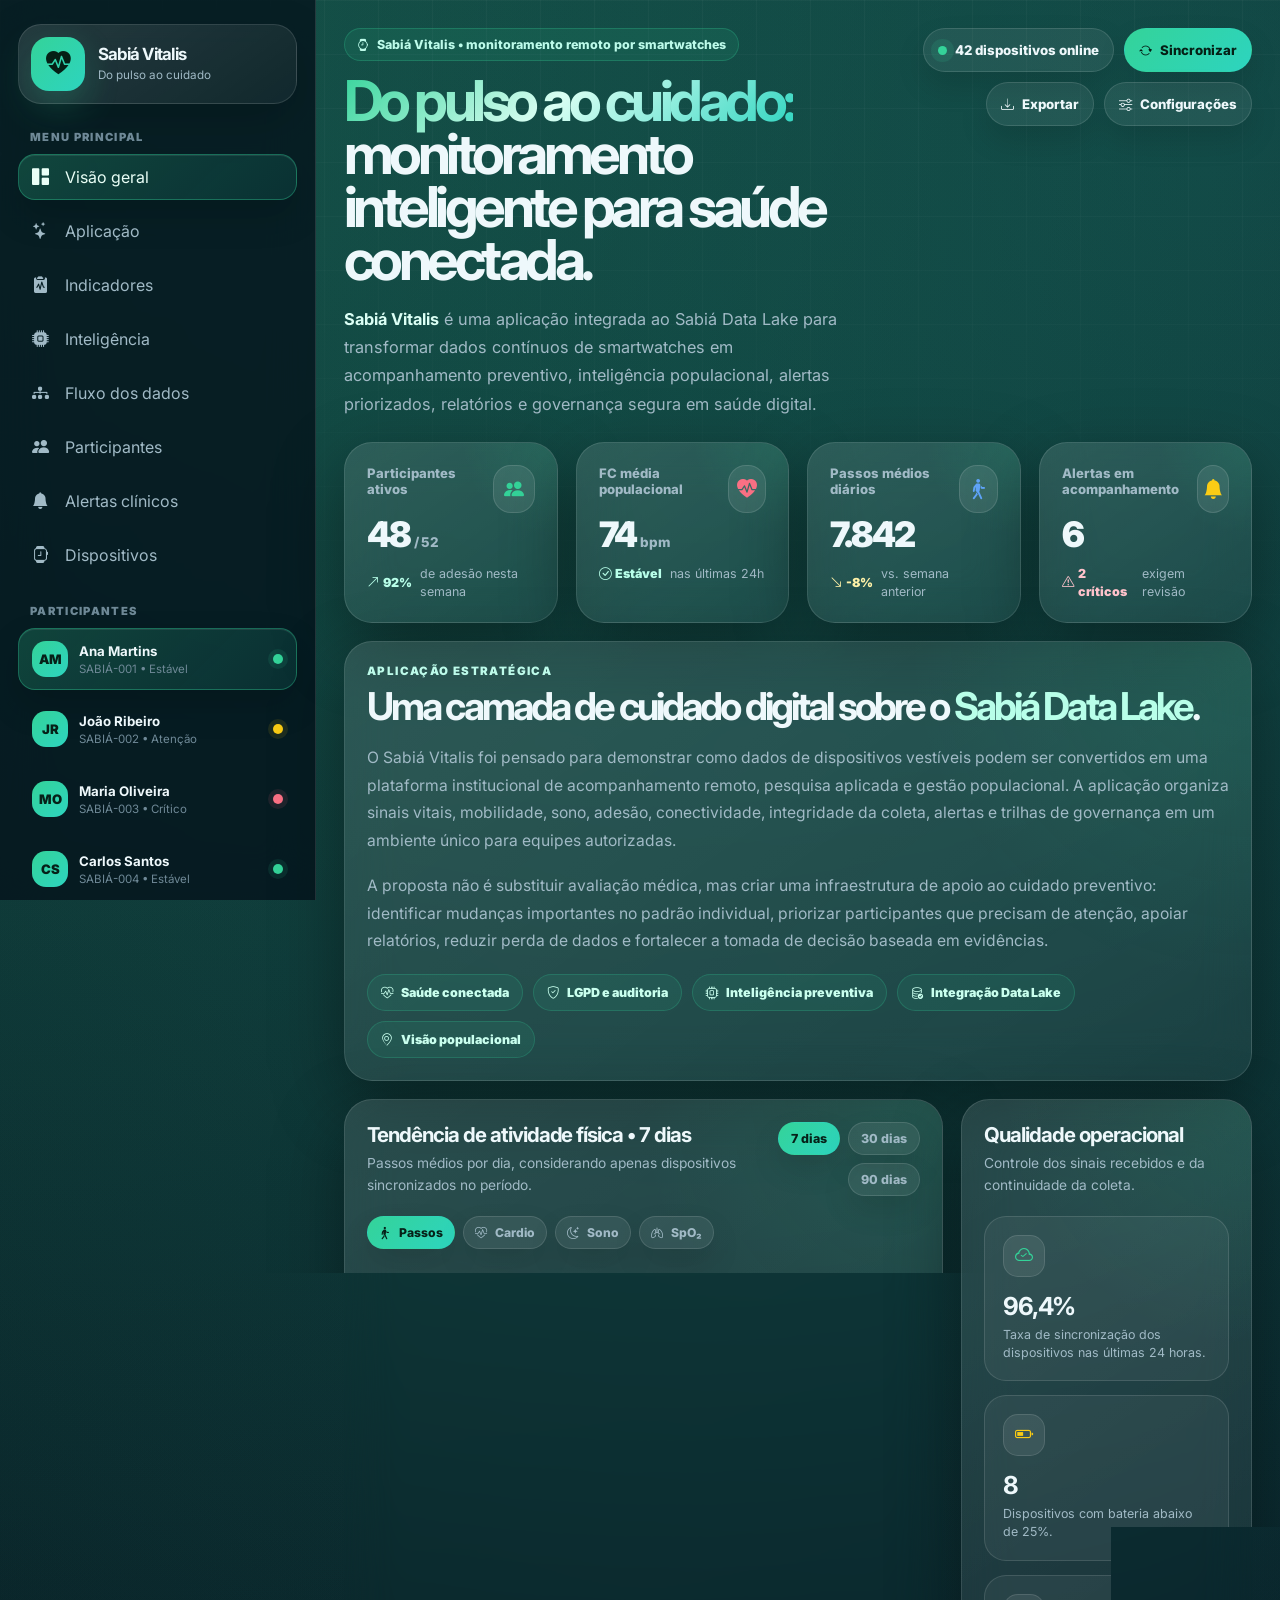
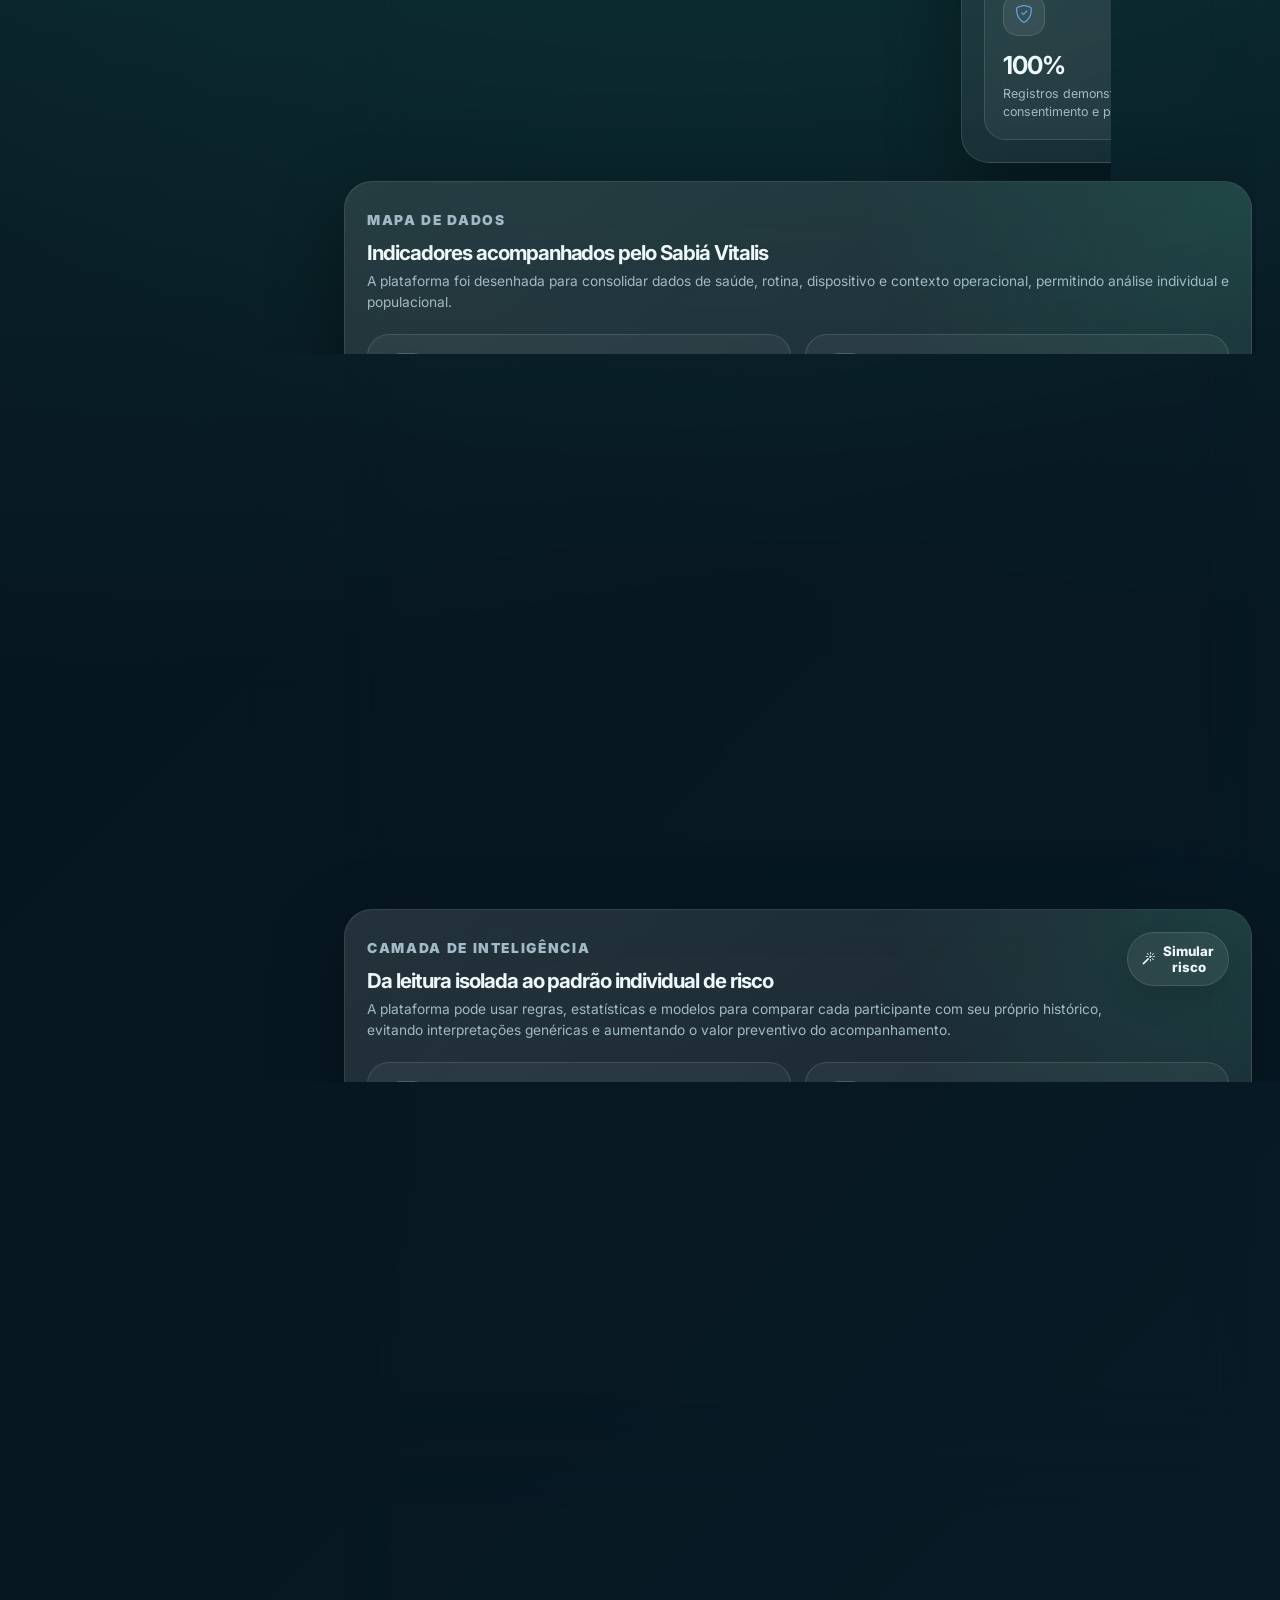
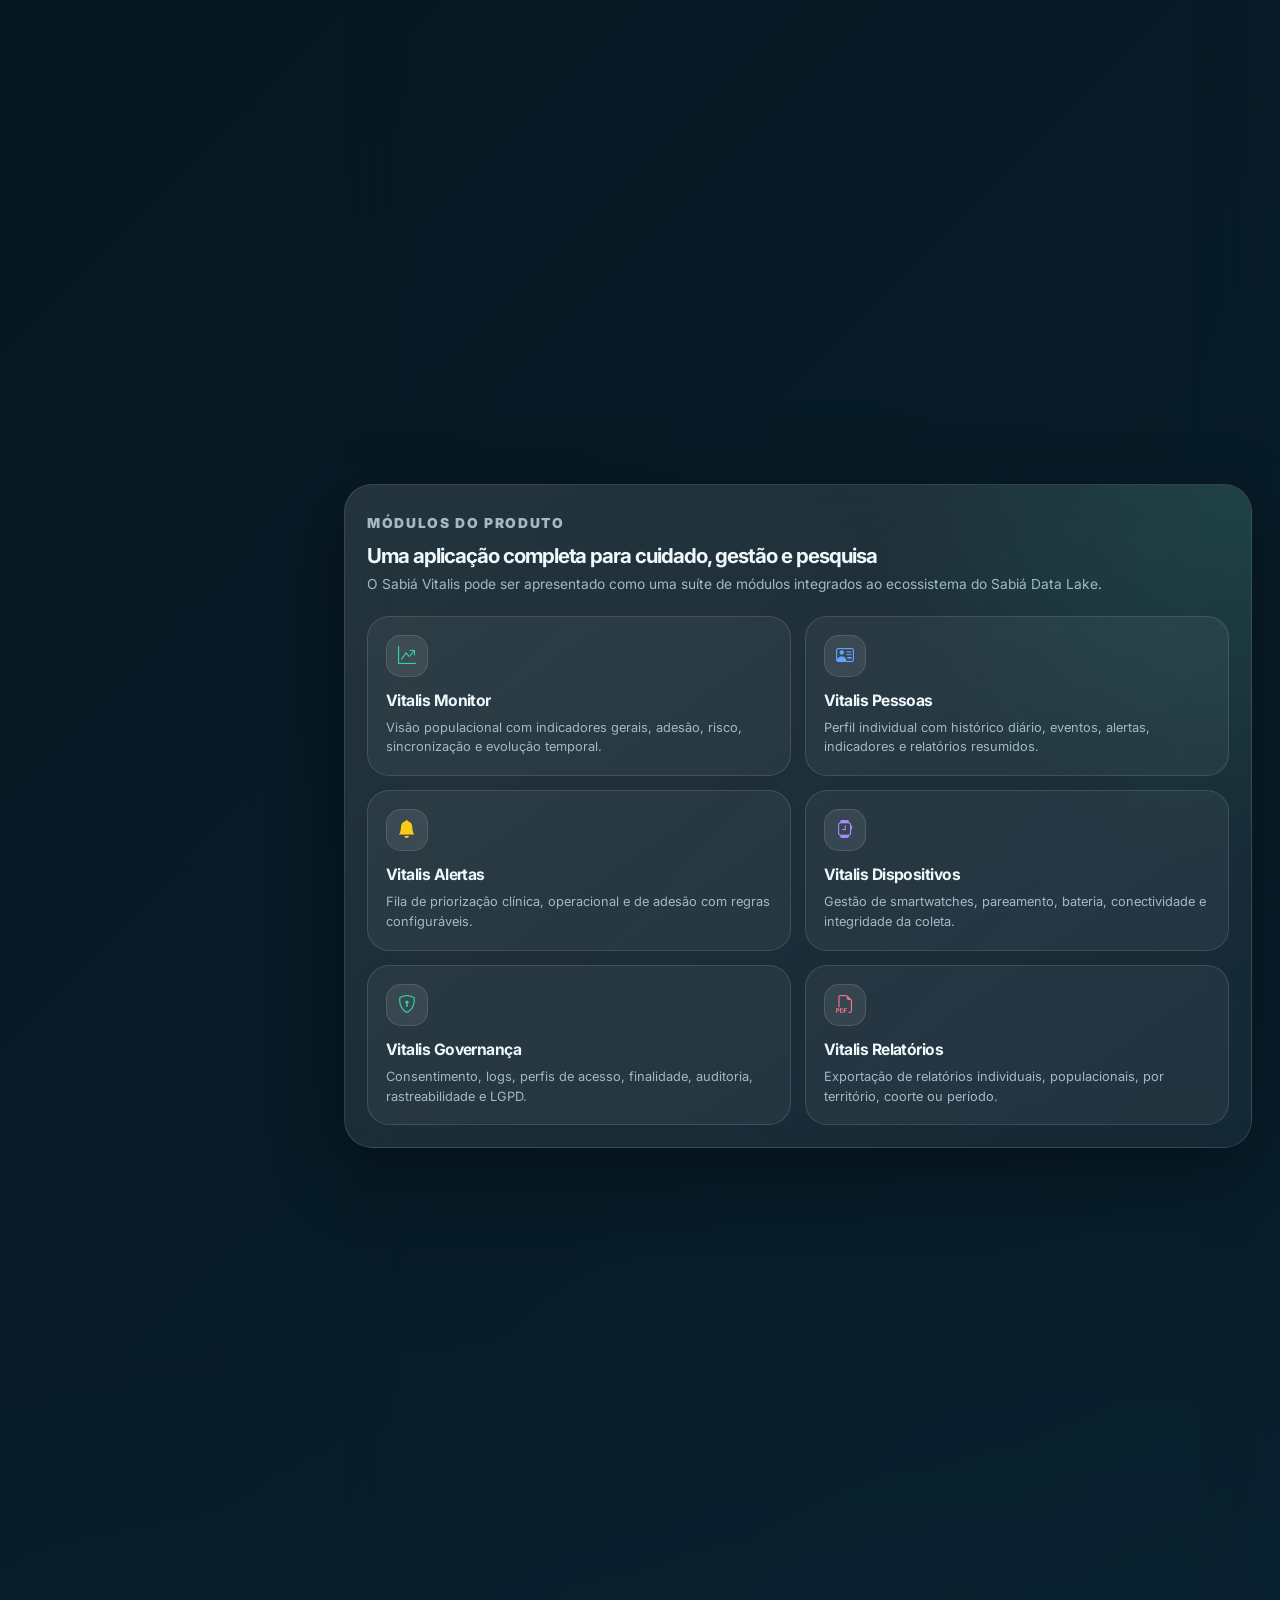
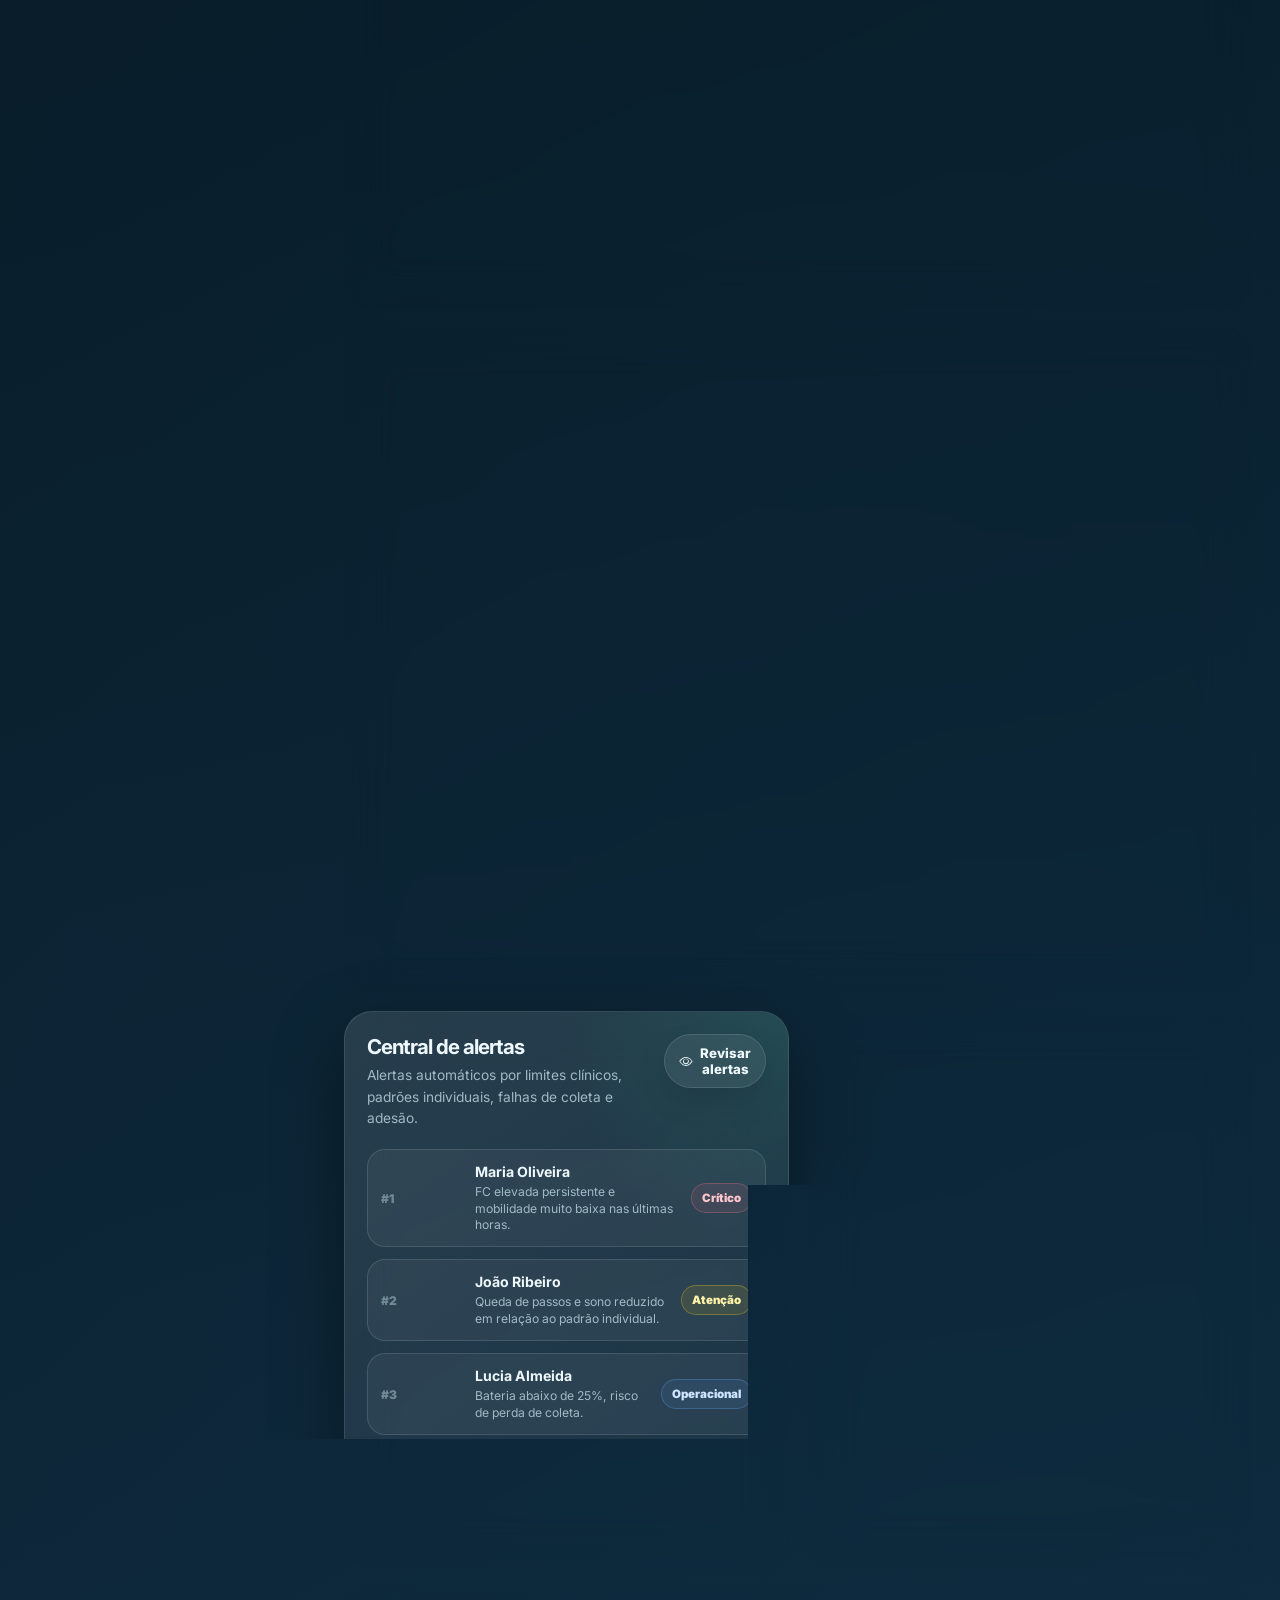
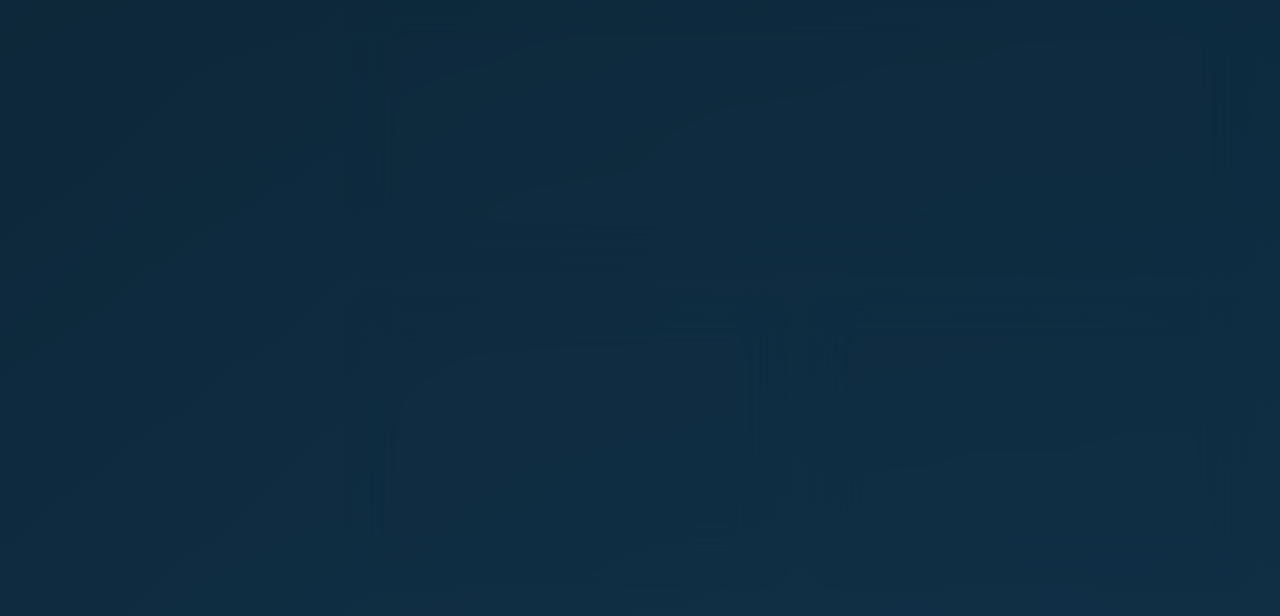
<file: smartwatches.html>
<!DOCTYPE html>
<html lang="pt-BR">
<head>
  <meta charset="UTF-8" />
  <meta name="viewport" content="width=device-width, initial-scale=1.0" />
  <title>Sabiá Vitalis | Do pulso ao cuidado</title>

  <link rel="preconnect" href="https://fonts.googleapis.com">
  <link rel="preconnect" href="https://fonts.gstatic.com" crossorigin>
  <link href="https://fonts.googleapis.com/css2?family=Inter:wght@400;500;600;700;800;900&display=swap" rel="stylesheet">
  <link rel="stylesheet" href="https://cdn.jsdelivr.net/npm/bootstrap-icons@1.11.3/font/bootstrap-icons.min.css">

  <style>
    :root {
      --bg-main: #06141d;
      --bg-deep: #031019;
      --bg-soft: #0b2230;
      --bg-card: rgba(255, 255, 255, 0.08);
      --bg-card-strong: rgba(255, 255, 255, 0.13);
      --border: rgba(255, 255, 255, 0.12);
      --border-strong: rgba(255, 255, 255, 0.24);
      --text: #eef8fb;
      --muted: #a1bac6;
      --muted-2: #6f8997;
      --primary: #34d399;
      --primary-2: #2dd4bf;
      --blue: #60a5fa;
      --yellow: #facc15;
      --red: #fb7185;
      --purple: #a78bfa;
      --orange: #fb923c;
      --shadow: 0 24px 70px rgba(0, 0, 0, 0.38);
      --radius-xl: 28px;
      --radius-lg: 22px;
      --radius-md: 16px;
      --sidebar-width: 316px;
    }

    * { box-sizing: border-box; margin: 0; padding: 0; }
    html { scroll-behavior: smooth; }
    body {
      min-height: 100vh;
      font-family: "Inter", system-ui, -apple-system, BlinkMacSystemFont, "Segoe UI", sans-serif;
      background:
        radial-gradient(circle at 8% 0%, rgba(52, 211, 153, 0.25), transparent 32%),
        radial-gradient(circle at 95% 2%, rgba(45, 212, 191, 0.18), transparent 30%),
        radial-gradient(circle at 50% 110%, rgba(96, 165, 250, 0.10), transparent 42%),
        linear-gradient(135deg, #06131d 0%, #071822 42%, #092536 100%);
      color: var(--text);
      overflow-x: hidden;
    }
    body::before {
      content: "";
      position: fixed;
      inset: 0;
      pointer-events: none;
      background-image:
        linear-gradient(rgba(255,255,255,0.034) 1px, transparent 1px),
        linear-gradient(90deg, rgba(255,255,255,0.034) 1px, transparent 1px);
      background-size: 54px 54px;
      mask-image: linear-gradient(to bottom, rgba(0,0,0,0.88), transparent 86%);
      z-index: 0;
    }
    button, input, select, textarea { font: inherit; }
    button { cursor: pointer; }

    .app-shell {
      position: relative;
      z-index: 1;
      display: grid;
      grid-template-columns: var(--sidebar-width) minmax(0, 1fr);
      min-height: 100vh;
    }

    .sidebar {
      position: sticky;
      top: 0;
      height: 100vh;
      padding: 24px 18px;
      border-right: 1px solid var(--border);
      background: rgba(4, 18, 28, 0.78);
      backdrop-filter: blur(24px);
      display: flex;
      flex-direction: column;
      gap: 22px;
      overflow-y: auto;
    }
    .brand {
      display: flex;
      align-items: center;
      gap: 13px;
      padding: 12px;
      border: 1px solid var(--border);
      border-radius: 23px;
      background: linear-gradient(145deg, rgba(255,255,255,0.12), rgba(255,255,255,0.045));
      box-shadow: 0 18px 50px rgba(0,0,0,0.18);
    }
    .brand-icon {
      width: 54px;
      height: 54px;
      display: grid;
      place-items: center;
      border-radius: 18px;
      color: #052016;
      background: linear-gradient(135deg, var(--primary), var(--primary-2));
      font-size: 1.55rem;
      box-shadow: 0 14px 35px rgba(52, 211, 153, 0.24);
    }
    .brand h1 { font-size: 1.05rem; letter-spacing: -0.045em; line-height: 1.05; }
    .brand p { margin-top: 5px; font-size: 0.73rem; color: var(--muted); }
    .sidebar-section-title {
      margin: 4px 12px 10px;
      color: var(--muted-2);
      font-size: 0.7rem;
      font-weight: 900;
      letter-spacing: 0.12em;
      text-transform: uppercase;
    }
    .nav-menu, .patient-list { display: flex; flex-direction: column; gap: 8px; }
    .nav-item, .patient-item {
      width: 100%;
      border: 1px solid transparent;
      border-radius: 17px;
      padding: 12px 13px;
      color: var(--muted);
      background: transparent;
      display: flex;
      align-items: center;
      gap: 11px;
      text-align: left;
      transition: 0.22s ease;
    }
    .nav-item:hover, .patient-item:hover { background: rgba(255,255,255,0.075); color: var(--text); border-color: var(--border); transform: translateX(3px); }
    .nav-item.active, .patient-item.active {
      color: #eafff7;
      background: linear-gradient(135deg, rgba(52, 211, 153, 0.22), rgba(45, 212, 191, 0.10));
      border-color: rgba(52, 211, 153, 0.36);
      box-shadow: inset 0 1px 0 rgba(255,255,255,0.08), 0 16px 35px rgba(0,0,0,0.16);
    }
    .nav-item i { width: 22px; font-size: 1.05rem; }
    .patient-avatar, .tiny-avatar, .profile-avatar { display: grid; place-items: center; color: #062018; background: linear-gradient(135deg, var(--primary), var(--primary-2)); font-weight: 900; }
    .patient-avatar { width: 36px; height: 36px; flex: 0 0 36px; border-radius: 14px; font-size: 0.82rem; }
    .patient-info { min-width: 0; flex: 1; }
    .patient-info strong { display: block; color: var(--text); font-size: 0.83rem; white-space: nowrap; overflow: hidden; text-overflow: ellipsis; }
    .patient-info span { display: block; margin-top: 3px; color: var(--muted-2); font-size: 0.72rem; white-space: nowrap; overflow: hidden; text-overflow: ellipsis; }
    .risk-dot { width: 10px; height: 10px; border-radius: 999px; background: var(--primary); box-shadow: 0 0 0 5px rgba(52, 211, 153, 0.10); }
    .risk-dot.attention { background: var(--yellow); box-shadow: 0 0 0 5px rgba(250,204,21,0.10); }
    .risk-dot.critical { background: var(--red); box-shadow: 0 0 0 5px rgba(251,113,133,0.10); }
    .sidebar-note { margin-top: auto; padding: 16px; border: 1px solid rgba(52, 211, 153, 0.22); border-radius: 22px; background: linear-gradient(135deg, rgba(52, 211, 153, 0.13), rgba(96, 165, 250, 0.08)); }
    .sidebar-note strong { display: flex; align-items: center; gap: 8px; font-size: 0.86rem; }
    .sidebar-note p { margin-top: 8px; color: var(--muted); font-size: 0.76rem; line-height: 1.55; }

    .main { padding: 28px; min-width: 0; }
    .topbar { display: flex; align-items: flex-start; justify-content: space-between; gap: 20px; margin-bottom: 24px; }
    .mobile-menu-button { display: none; width: 46px; height: 46px; border-radius: 16px; border: 1px solid var(--border); background: rgba(255,255,255,0.08); color: var(--text); font-size: 1.25rem; margin-bottom: 12px; }
    .page-kicker { display: inline-flex; align-items: center; gap: 8px; padding: 8px 12px; border: 1px solid rgba(52, 211, 153, 0.25); border-radius: 999px; color: #bdfbea; background: rgba(52, 211, 153, 0.10); font-size: 0.78rem; font-weight: 800; }
    .hero-title { margin-top: 14px; max-width: 1070px; font-size: clamp(2.2rem, 4.4vw, 5.1rem); line-height: 0.94; letter-spacing: -0.08em; }
    .hero-title span { color: transparent; background: linear-gradient(135deg, var(--primary), #d9fff3 48%, var(--primary-2)); -webkit-background-clip: text; background-clip: text; }
    .hero-subtitle { margin-top: 18px; max-width: 920px; color: var(--muted); font-size: 1.02rem; line-height: 1.74; }
    .hero-subtitle strong { color: #dcfff5; }
    .top-actions { display: flex; align-items: center; gap: 10px; flex-wrap: wrap; justify-content: flex-end; min-width: 360px; }
    .status-pill, .action-button, .mini-tab, .chip-button { display: inline-flex; align-items: center; justify-content: center; gap: 8px; border-radius: 999px; border: 1px solid var(--border); background: rgba(255,255,255,0.07); color: var(--text); font-weight: 800; box-shadow: 0 14px 30px rgba(0,0,0,0.12); transition: 0.22s ease; }
    .status-pill, .action-button { min-height: 44px; padding: 10px 14px; font-size: 0.83rem; }
    .action-button:hover, .mini-tab:hover, .chip-button:hover { transform: translateY(-2px); background: rgba(255,255,255,0.12); }
    .action-button.primary { color: #052016; background: linear-gradient(135deg, var(--primary), var(--primary-2)); border-color: transparent; }
    .status-dot { width: 9px; height: 9px; border-radius: 999px; background: var(--primary); box-shadow: 0 0 0 7px rgba(52, 211, 153, 0.12); }

    .dashboard-grid { display: grid; grid-template-columns: repeat(12, minmax(0, 1fr)); gap: 18px; }
    .card { position: relative; overflow: hidden; border: 1px solid var(--border); border-radius: var(--radius-xl); background: linear-gradient(145deg, rgba(255,255,255,0.116), rgba(255,255,255,0.052)); box-shadow: var(--shadow); backdrop-filter: blur(24px); }
    .card::before { content: ""; position: absolute; inset: 0; pointer-events: none; background: radial-gradient(circle at top right, rgba(52,211,153,0.15), transparent 34%); opacity: 0.82; }
    .card-content { position: relative; z-index: 1; padding: 22px; }
    .span-2 { grid-column: span 2; } .span-3 { grid-column: span 3; } .span-4 { grid-column: span 4; } .span-5 { grid-column: span 5; } .span-6 { grid-column: span 6; } .span-7 { grid-column: span 7; } .span-8 { grid-column: span 8; } .span-9 { grid-column: span 9; } .span-12 { grid-column: span 12; }

    .metric-card { min-height: 170px; }
    .metric-header { display: flex; align-items: flex-start; justify-content: space-between; gap: 12px; }
    .metric-icon { width: 48px; height: 48px; display: grid; place-items: center; border-radius: 18px; background: rgba(255,255,255,0.09); border: 1px solid var(--border); font-size: 1.25rem; }
    .metric-label { color: var(--muted); font-size: 0.82rem; font-weight: 800; }
    .metric-value { margin-top: 16px; font-size: 2.2rem; font-weight: 900; letter-spacing: -0.06em; }
    .metric-value small { color: var(--muted); font-size: 0.84rem; letter-spacing: -0.02em; font-weight: 800; }
    .metric-footer { margin-top: 10px; display: flex; align-items: center; gap: 8px; color: var(--muted); font-size: 0.78rem; line-height: 1.4; }
    .trend { display: inline-flex; align-items: center; gap: 4px; color: #b8ffe9; font-weight: 900; }
    .trend.warning { color: #fff2a8; } .trend.danger { color: #ffc3cc; }

    .section-header { display: flex; align-items: flex-start; justify-content: space-between; gap: 16px; margin-bottom: 20px; }
    .section-header h2 { font-size: 1.28rem; letter-spacing: -0.05em; }
    .section-header p { margin-top: 6px; color: var(--muted); font-size: 0.86rem; line-height: 1.55; }
    .section-kicker { color: #bdfbea; font-size: 0.72rem; font-weight: 900; letter-spacing: 0.12em; text-transform: uppercase; margin-bottom: 9px; }
    .mini-tabs, .chips-row { display: flex; gap: 8px; flex-wrap: wrap; justify-content: flex-end; }
    .mini-tab { padding: 8px 12px; color: var(--muted); font-size: 0.78rem; }
    .mini-tab.active { color: #062018; background: linear-gradient(135deg, var(--primary), var(--primary-2)); border-color: transparent; }
    .chip-button { padding: 8px 11px; color: var(--muted); font-size: 0.76rem; }
    .chip-button.active { color: #062018; background: linear-gradient(135deg, var(--primary), var(--primary-2)); border-color: transparent; }

    .story-card { min-height: 320px; display: flex; align-items: stretch; }
    .story-title { font-size: clamp(1.7rem, 3vw, 3.25rem); letter-spacing: -0.075em; line-height: 1.02; }
    .story-title span { color: #b8ffe9; }
    .story-copy { margin-top: 18px; color: var(--muted); line-height: 1.75; font-size: 0.98rem; max-width: 930px; }
    .story-copy strong { color: #eafff7; }
    .badge-row { display: flex; flex-wrap: wrap; gap: 10px; margin-top: 20px; }
    .big-badge { border: 1px solid rgba(52,211,153,0.22); background: rgba(52,211,153,0.09); border-radius: 999px; padding: 10px 13px; color: #c9ffee; font-weight: 900; font-size: 0.78rem; display: inline-flex; align-items: center; gap: 8px; }

    .feature-grid { display: grid; grid-template-columns: repeat(4, minmax(0, 1fr)); gap: 14px; }
    .feature-card, .quality-item, .module-card, .persona-card, .flow-step, .roadmap-item, .architecture-item, .indicator-item, .governance-item, .evidence-item { border: 1px solid var(--border); border-radius: 22px; padding: 18px; background: rgba(255,255,255,0.052); }
    .feature-card i, .quality-item i, .module-card i, .persona-card i, .flow-step i, .roadmap-item i, .architecture-item i, .indicator-item i, .governance-item i, .evidence-item i { width: 42px; height: 42px; display: grid; place-items: center; border-radius: 15px; margin-bottom: 14px; background: rgba(255,255,255,0.08); border: 1px solid var(--border); font-size: 1.12rem; }
    .feature-card h3, .module-card h3, .persona-card h3, .flow-step h3, .roadmap-item h3, .architecture-item h3, .indicator-item h3, .governance-item h3, .evidence-item h3 { font-size: 0.98rem; letter-spacing: -0.035em; }
    .feature-card p, .module-card p, .persona-card p, .flow-step p, .roadmap-item p, .architecture-item p, .indicator-item p, .governance-item p, .evidence-item p { margin-top: 8px; color: var(--muted); font-size: 0.8rem; line-height: 1.55; }
    .feature-card ul, .module-card ul, .governance-item ul, .indicator-item ul { margin-top: 12px; padding-left: 18px; color: var(--muted); font-size: 0.78rem; line-height: 1.75; }
    .quality-grid { display: grid; grid-template-columns: repeat(4, minmax(0, 1fr)); gap: 14px; }
    .quality-item strong { display: block; font-size: 1.55rem; letter-spacing: -0.05em; }
    .quality-item span { display: block; margin-top: 5px; color: var(--muted); font-size: 0.78rem; line-height: 1.45; }

    .search-filter-bar { display: grid; grid-template-columns: 1fr 180px 180px auto; gap: 10px; margin-bottom: 16px; }
    .input-wrap, .select-wrap { position: relative; display: flex; align-items: center; }
    .input-wrap i, .select-wrap i { position: absolute; left: 14px; color: var(--muted-2); pointer-events: none; }
    input, select, textarea { width: 100%; border: 1px solid var(--border); border-radius: 17px; background: rgba(255,255,255,0.07); color: var(--text); outline: none; padding: 12px 14px 12px 40px; transition: 0.2s ease; }
    textarea { padding: 12px 14px; min-height: 96px; resize: vertical; }
    input:focus, select:focus, textarea:focus { border-color: rgba(52,211,153,0.45); box-shadow: 0 0 0 4px rgba(52,211,153,0.09); }
    select option { color: #071822; }

    .chart-wrap { height: 286px; display: flex; align-items: flex-end; gap: 12px; padding: 20px 4px 4px; border-bottom: 1px solid var(--border); }
    .bar-group { flex: 1; min-width: 0; display: flex; flex-direction: column; align-items: center; justify-content: flex-end; gap: 9px; height: 100%; }
    .bar-stack { width: 100%; max-width: 38px; height: 216px; display: flex; align-items: flex-end; justify-content: center; border-radius: 999px; background: rgba(255,255,255,0.055); overflow: hidden; border: 1px solid rgba(255,255,255,0.07); }
    .bar { width: 100%; border-radius: 999px 999px 0 0; background: linear-gradient(180deg, var(--primary-2), var(--primary)); box-shadow: 0 -16px 40px rgba(52,211,153,0.22); transition: height 0.4s ease; }
    .bar.blue { background: linear-gradient(180deg, #93c5fd, var(--blue)); } .bar.red { background: linear-gradient(180deg, #fda4af, var(--red)); } .bar.yellow { background: linear-gradient(180deg, #fde68a, var(--yellow)); } .bar.purple { background: linear-gradient(180deg, #ddd6fe, var(--purple)); }
    .bar-label { color: var(--muted-2); font-size: 0.72rem; font-weight: 900; }
    .chart-legend { display: flex; align-items: center; gap: 16px; flex-wrap: wrap; margin-top: 16px; color: var(--muted); font-size: 0.78rem; font-weight: 800; }
    .legend-item { display: inline-flex; align-items: center; gap: 7px; }
    .legend-dot { width: 10px; height: 10px; border-radius: 50%; background: var(--primary); }
    .legend-dot.blue { background: var(--blue); } .legend-dot.yellow { background: var(--yellow); } .legend-dot.red { background: var(--red); } .legend-dot.purple { background: var(--purple); }

    .person-panel { display: grid; grid-template-columns: 1.05fr 1.25fr; gap: 18px; }
    .person-profile { display: flex; flex-direction: column; gap: 18px; }
    .profile-main { display: flex; align-items: center; gap: 16px; }
    .profile-avatar { width: 74px; height: 74px; border-radius: 26px; font-size: 1.35rem; box-shadow: 0 18px 44px rgba(52,211,153,0.22); }
    .profile-main h3 { font-size: 1.55rem; letter-spacing: -0.05em; }
    .profile-main p { margin-top: 5px; color: var(--muted); font-size: 0.86rem; }
    .profile-tags { display: flex; flex-wrap: wrap; gap: 8px; }
    .tag, .status-badge { display: inline-flex; align-items: center; gap: 7px; border-radius: 999px; font-weight: 900; border: 1px solid rgba(52,211,153,0.25); background: rgba(52,211,153,0.10); color: #baffea; }
    .tag { padding: 8px 10px; font-size: 0.75rem; }
    .status-badge { padding: 7px 10px; font-size: 0.72rem; }
    .tag.warning, .status-badge.warning { color: #fff3a8; border-color: rgba(250,204,21,0.30); background: rgba(250,204,21,0.10); }
    .tag.danger, .status-badge.danger { color: #ffc5cd; border-color: rgba(251,113,133,0.30); background: rgba(251,113,133,0.10); }
    .tag.info, .status-badge.info { color: #cfe5ff; border-color: rgba(96,165,250,0.30); background: rgba(96,165,250,0.10); }
    .daily-metrics { display: grid; grid-template-columns: repeat(2, minmax(0, 1fr)); gap: 12px; }
    .daily-metric { border: 1px solid var(--border); border-radius: 20px; padding: 16px; background: rgba(255,255,255,0.055); }
    .daily-metric span { color: var(--muted); font-size: 0.76rem; font-weight: 800; }
    .daily-metric strong { display: block; margin-top: 8px; font-size: 1.35rem; letter-spacing: -0.04em; }
    .timeline { display: flex; flex-direction: column; gap: 12px; }
    .timeline-item { display: grid; grid-template-columns: 82px 1fr auto; gap: 12px; align-items: center; padding: 13px; border: 1px solid var(--border); border-radius: 18px; background: rgba(255,255,255,0.052); }
    .timeline-time { color: var(--muted-2); font-size: 0.75rem; font-weight: 900; }
    .timeline-title strong { display: block; font-size: 0.88rem; }
    .timeline-title span { display: block; margin-top: 4px; color: var(--muted); font-size: 0.76rem; line-height: 1.35; }

    .table-wrap { overflow-x: auto; }
    table { width: 100%; border-collapse: collapse; min-width: 980px; }
    th, td { padding: 15px 12px; text-align: left; border-bottom: 1px solid rgba(255,255,255,0.075); }
    th { color: var(--muted-2); font-size: 0.72rem; letter-spacing: 0.08em; text-transform: uppercase; }
    td { color: var(--muted); font-size: 0.86rem; }
    td strong { color: var(--text); }
    .participant-cell { display: flex; align-items: center; gap: 11px; }
    .tiny-avatar { width: 34px; height: 34px; border-radius: 13px; font-size: 0.75rem; }
    .row-actions { display: flex; gap: 7px; }
    .icon-action { width: 34px; height: 34px; display: inline-grid; place-items: center; border: 1px solid var(--border); border-radius: 12px; color: var(--muted); background: rgba(255,255,255,0.06); transition: 0.2s ease; }
    .icon-action:hover { color: var(--text); background: rgba(255,255,255,0.12); transform: translateY(-2px); }

    .automation-grid { display: grid; grid-template-columns: repeat(3, minmax(0,1fr)); gap: 14px; }
    .automation-card { border: 1px solid var(--border); border-radius: 22px; padding: 18px; background: rgba(255,255,255,0.052); display: flex; flex-direction: column; gap: 12px; }
    .automation-card h3 { font-size: 0.98rem; letter-spacing: -0.03em; }
    .automation-card p { color: var(--muted); font-size: 0.8rem; line-height: 1.55; }
    .toggle-row { display: flex; align-items: center; justify-content: space-between; gap: 12px; margin-top: auto; }
    .toggle { width: 52px; height: 30px; border-radius: 999px; border: 1px solid var(--border); background: rgba(255,255,255,0.08); padding: 3px; transition: 0.22s ease; }
    .toggle span { display: block; width: 22px; height: 22px; border-radius: 50%; background: rgba(255,255,255,0.75); transition: 0.22s ease; }
    .toggle.active { background: linear-gradient(135deg, var(--primary), var(--primary-2)); border-color: transparent; }
    .toggle.active span { transform: translateX(22px); background: #062018; }

    .flow-grid { display: grid; grid-template-columns: repeat(6, minmax(0,1fr)); gap: 12px; }
    .flow-step { min-height: 210px; position: relative; }
    .flow-step::after { content: attr(data-step); position: absolute; top: 14px; right: 16px; color: rgba(255,255,255,0.08); font-size: 3rem; font-weight: 900; letter-spacing: -0.08em; }
    .module-grid { display: grid; grid-template-columns: repeat(3, minmax(0,1fr)); gap: 14px; }
    .persona-grid { display: grid; grid-template-columns: repeat(5, minmax(0,1fr)); gap: 14px; }
    .indicator-grid { display: grid; grid-template-columns: repeat(4, minmax(0,1fr)); gap: 14px; }
    .architecture-grid { display: grid; grid-template-columns: repeat(4, minmax(0,1fr)); gap: 14px; }
    .governance-grid { display: grid; grid-template-columns: repeat(3, minmax(0,1fr)); gap: 14px; }
    .evidence-grid { display: grid; grid-template-columns: repeat(4, minmax(0,1fr)); gap: 14px; }
    .roadmap { display: grid; grid-template-columns: repeat(4, minmax(0,1fr)); gap: 14px; }

    .callout { border: 1px solid rgba(52,211,153,0.28); background: linear-gradient(135deg, rgba(52,211,153,0.13), rgba(96,165,250,0.07)); border-radius: 24px; padding: 22px; }
    .callout h3 { font-size: 1.15rem; letter-spacing: -0.04em; }
    .callout p { margin-top: 10px; color: var(--muted); line-height: 1.7; font-size: 0.9rem; }
    .disclaimer { border-color: rgba(250,204,21,0.26); background: linear-gradient(135deg, rgba(250,204,21,0.10), rgba(251,113,133,0.06)); }

    .footer-note { margin-top: 18px; color: var(--muted-2); font-size: 0.76rem; line-height: 1.65; }
    .toast-container { position: fixed; right: 22px; bottom: 22px; z-index: 60; display: flex; flex-direction: column; gap: 10px; }
    .toast { min-width: 285px; max-width: 380px; padding: 14px 15px; border: 1px solid rgba(52,211,153,0.28); border-radius: 18px; background: rgba(5, 20, 30, 0.94); color: var(--text); box-shadow: var(--shadow); backdrop-filter: blur(20px); display: flex; gap: 10px; align-items: flex-start; animation: toastIn 0.25s ease; }
    .toast i { color: var(--primary); margin-top: 2px; } .toast strong { display: block; font-size: 0.84rem; } .toast span { display: block; margin-top: 3px; color: var(--muted); font-size: 0.76rem; line-height: 1.4; }
    @keyframes toastIn { from { transform: translateY(10px); opacity: 0; } to { transform: translateY(0); opacity: 1; } }
    .modal-backdrop { position: fixed; inset: 0; z-index: 50; display: none; align-items: center; justify-content: center; padding: 20px; background: rgba(0,0,0,0.58); backdrop-filter: blur(8px); }
    .modal-backdrop.open { display: flex; }
    .modal { width: min(820px, 100%); max-height: min(84vh, 840px); overflow: auto; border: 1px solid var(--border-strong); border-radius: 28px; background: linear-gradient(145deg, rgba(8,31,44,0.98), rgba(4,17,27,0.98)); box-shadow: var(--shadow); }
    .modal-header { display: flex; align-items: flex-start; justify-content: space-between; gap: 16px; padding: 22px; border-bottom: 1px solid var(--border); }
    .modal-header h2 { font-size: 1.25rem; letter-spacing: -0.04em; }
    .modal-header p { margin-top: 6px; color: var(--muted); font-size: 0.84rem; line-height: 1.5; }
    .modal-body { padding: 22px; } .modal-footer { display: flex; justify-content: flex-end; gap: 10px; padding: 18px 22px 22px; }
    .close-button { width: 40px; height: 40px; border-radius: 14px; border: 1px solid var(--border); background: rgba(255,255,255,0.08); color: var(--text); }
    .settings-grid { display: grid; grid-template-columns: repeat(2, minmax(0, 1fr)); gap: 14px; }
    .field { display: flex; flex-direction: column; gap: 8px; } .field label { color: var(--muted); font-size: 0.78rem; font-weight: 900; }

    @media (max-width: 1280px) {
      .feature-grid, .quality-grid, .indicator-grid, .architecture-grid, .evidence-grid { grid-template-columns: repeat(2, minmax(0, 1fr)); }
      .flow-grid { grid-template-columns: repeat(3, minmax(0,1fr)); }
      .persona-grid { grid-template-columns: repeat(2, minmax(0,1fr)); }
      .module-grid, .governance-grid, .roadmap { grid-template-columns: repeat(2, minmax(0,1fr)); }
    }
    @media (max-width: 1180px) {
      .span-2, .span-3, .span-4 { grid-column: span 6; }
      .span-5, .span-6, .span-7, .span-8, .span-9 { grid-column: span 12; }
      .person-panel { grid-template-columns: 1fr; }
      .automation-grid { grid-template-columns: 1fr; }
      .search-filter-bar { grid-template-columns: 1fr 1fr; }
    }
    @media (max-width: 900px) {
      .app-shell { grid-template-columns: 1fr; }
      .sidebar { position: fixed; inset: 0 auto 0 0; width: min(88vw, 330px); transform: translateX(-105%); transition: transform 0.25s ease; z-index: 70; }
      .sidebar.open { transform: translateX(0); }
      .mobile-menu-button { display: inline-grid; place-items: center; }
      .main { padding: 18px; }
      .topbar { flex-direction: column; }
      .top-actions { min-width: 0; justify-content: flex-start; }
    }
    @media (max-width: 680px) {
      .span-2, .span-3, .span-4, .span-5, .span-6, .span-7, .span-8, .span-9, .span-12 { grid-column: span 12; }
      .metric-card { min-height: 150px; }
      .section-header { flex-direction: column; }
      .mini-tabs, .chips-row { justify-content: flex-start; }
      .daily-metrics, .feature-grid, .quality-grid, .settings-grid, .search-filter-bar, .flow-grid, .module-grid, .persona-grid, .indicator-grid, .architecture-grid, .governance-grid, .evidence-grid, .roadmap { grid-template-columns: 1fr; }
      .timeline-item { grid-template-columns: 1fr; }
      .hero-title { letter-spacing: -0.06em; }
    }
  </style>
</head>
<body>
  <div class="app-shell">
    <aside class="sidebar" id="sidebar">
      <div class="brand">
        <div class="brand-icon"><i class="bi bi-heart-pulse-fill"></i></div>
        <div>
          <h1>Sabiá Vitalis</h1>
          <p>Do pulso ao cuidado</p>
        </div>
      </div>

      <div>
        <p class="sidebar-section-title">Menu principal</p>
        <nav class="nav-menu" id="mainMenu">
          <button class="nav-item active" data-section="overview"><i class="bi bi-grid-1x2-fill"></i> Visão geral</button>
          <button class="nav-item" data-section="solution"><i class="bi bi-stars"></i> Aplicação</button>
          <button class="nav-item" data-section="indicators"><i class="bi bi-clipboard2-pulse-fill"></i> Indicadores</button>
          <button class="nav-item" data-section="intelligence"><i class="bi bi-cpu-fill"></i> Inteligência</button>
          <button class="nav-item" data-section="flow"><i class="bi bi-diagram-3-fill"></i> Fluxo dos dados</button>
          <button class="nav-item" data-section="participants"><i class="bi bi-people-fill"></i> Participantes</button>
          <button class="nav-item" data-section="alerts"><i class="bi bi-bell-fill"></i> Alertas clínicos</button>
          <button class="nav-item" data-section="devices"><i class="bi bi-smartwatch"></i> Dispositivos</button>
        </nav>
      </div>

      <div>
        <p class="sidebar-section-title">Participantes</p>
        <div class="patient-list" id="patientList"></div>
      </div>

      <div class="sidebar-note">
        <strong><i class="bi bi-info-circle"></i> Ambiente demonstrativo</strong>
        <p>Protótipo visual para parceiros. Em produção, a plataforma irá operar com APIs, autenticação, consentimento, LGPD, auditoria, validação clínica e governança institucional.</p>
      </div>
    </aside>

    <main class="main">
      <header class="topbar">
        <div>
          <button class="mobile-menu-button" id="mobileMenuButton" aria-label="Abrir menu"><i class="bi bi-list"></i></button>
          <div class="page-kicker"><i class="bi bi-watch"></i> Sabiá Vitalis • monitoramento remoto por smartwatches</div>
          <h1 class="hero-title"><span>Do pulso ao cuidado:</span> monitoramento inteligente para saúde conectada.</h1>
          <p class="hero-subtitle"><strong>Sabiá Vitalis</strong> é uma aplicação integrada ao Sabiá Data Lake para transformar dados contínuos de smartwatches em acompanhamento preventivo, inteligência populacional, alertas priorizados, relatórios e governança segura em saúde digital.</p>
        </div>

        <div class="top-actions">
          <div class="status-pill"><span class="status-dot"></span> <span id="onlineDevicesLabel">42 dispositivos online</span></div>
          <button class="action-button primary" id="syncButton"><i class="bi bi-arrow-repeat"></i> Sincronizar</button>
          <button class="action-button" id="exportButton"><i class="bi bi-download"></i> Exportar</button>
          <button class="action-button" id="settingsButton"><i class="bi bi-sliders"></i> Configurações</button>
        </div>
      </header>

      <section class="dashboard-grid" aria-label="Sabiá Vitalis Dashboard">
        <article class="card metric-card span-3" data-jump="participants">
          <div class="card-content">
            <div class="metric-header"><div><p class="metric-label">Participantes ativos</p><div class="metric-value" id="activeCount">48 <small>/ 52</small></div></div><div class="metric-icon" style="color: var(--primary)"><i class="bi bi-people-fill"></i></div></div>
            <p class="metric-footer"><span class="trend"><i class="bi bi-arrow-up-right"></i> 92%</span> de adesão nesta semana</p>
          </div>
        </article>
        <article class="card metric-card span-3" data-jump="indicators">
          <div class="card-content">
            <div class="metric-header"><div><p class="metric-label">FC média populacional</p><div class="metric-value" id="avgHeart">74 <small>bpm</small></div></div><div class="metric-icon" style="color: var(--red)"><i class="bi bi-heart-pulse-fill"></i></div></div>
            <p class="metric-footer"><span class="trend"><i class="bi bi-check-circle"></i> Estável</span> nas últimas 24h</p>
          </div>
        </article>
        <article class="card metric-card span-3" data-jump="overview">
          <div class="card-content">
            <div class="metric-header"><div><p class="metric-label">Passos médios diários</p><div class="metric-value" id="avgSteps">7.842</div></div><div class="metric-icon" style="color: var(--blue)"><i class="bi bi-person-walking"></i></div></div>
            <p class="metric-footer"><span class="trend warning"><i class="bi bi-arrow-down-right"></i> -8%</span> vs. semana anterior</p>
          </div>
        </article>
        <article class="card metric-card span-3" data-jump="alerts">
          <div class="card-content">
            <div class="metric-header"><div><p class="metric-label">Alertas em acompanhamento</p><div class="metric-value" id="alertCount">6</div></div><div class="metric-icon" style="color: var(--yellow)"><i class="bi bi-bell-fill"></i></div></div>
            <p class="metric-footer"><span class="trend danger"><i class="bi bi-exclamation-triangle"></i> 2 críticos</span> exigem revisão</p>
          </div>
        </article>

        <article class="card span-12 story-card" id="solutionSection">
          <div class="card-content">
            <p class="section-kicker">Aplicação estratégica</p>
            <h2 class="story-title">Uma camada de cuidado digital sobre o <span>Sabiá Data Lake</span>.</h2>
            <p class="story-copy">O Sabiá Vitalis foi pensado para demonstrar como dados de dispositivos vestíveis podem ser convertidos em uma plataforma institucional de acompanhamento remoto, pesquisa aplicada e gestão populacional. A aplicação organiza sinais vitais, mobilidade, sono, adesão, conectividade, integridade da coleta, alertas e trilhas de governança em um ambiente único para equipes autorizadas.</p>
            <p class="story-copy">A proposta não é substituir avaliação médica, mas criar uma infraestrutura de apoio ao cuidado preventivo: identificar mudanças importantes no padrão individual, priorizar participantes que precisam de atenção, apoiar relatórios, reduzir perda de dados e fortalecer a tomada de decisão baseada em evidências.</p>
            <div class="badge-row">
              <span class="big-badge"><i class="bi bi-heart-pulse"></i> Saúde conectada</span>
              <span class="big-badge"><i class="bi bi-shield-check"></i> LGPD e auditoria</span>
              <span class="big-badge"><i class="bi bi-cpu"></i> Inteligência preventiva</span>
              <span class="big-badge"><i class="bi bi-database-check"></i> Integração Data Lake</span>
              <span class="big-badge"><i class="bi bi-geo-alt"></i> Visão populacional</span>
            </div>
          </div>
        </article>

        <article class="card span-8" id="overviewSection">
          <div class="card-content">
            <div class="section-header">
              <div><h2 id="chartTitle">Tendência de atividade física</h2><p id="chartDescription">Passos médios por dia, considerando apenas dispositivos sincronizados no período.</p></div>
              <div class="mini-tabs" id="periodTabs"><button class="mini-tab active" data-period="7">7 dias</button><button class="mini-tab" data-period="30">30 dias</button><button class="mini-tab" data-period="90">90 dias</button></div>
            </div>
            <div class="chips-row" id="metricChips" style="justify-content:flex-start; margin-bottom: 6px;">
              <button class="chip-button active" data-metric="steps"><i class="bi bi-person-walking"></i> Passos</button>
              <button class="chip-button" data-metric="heart"><i class="bi bi-heart-pulse"></i> Cardio</button>
              <button class="chip-button" data-metric="sleep"><i class="bi bi-moon-stars"></i> Sono</button>
              <button class="chip-button" data-metric="spo2"><i class="bi bi-lungs"></i> SpO₂</button>
            </div>
            <div class="chart-wrap" id="mainChart"></div>
            <div class="chart-legend" id="chartLegend"></div>
          </div>
        </article>

        <article class="card span-4">
          <div class="card-content">
            <div class="section-header"><div><h2>Qualidade operacional</h2><p>Controle dos sinais recebidos e da continuidade da coleta.</p></div></div>
            <div class="quality-grid" style="grid-template-columns: 1fr;">
              <div class="quality-item"><i class="bi bi-cloud-check" style="color: var(--primary)"></i><strong>96,4%</strong><span>Taxa de sincronização dos dispositivos nas últimas 24 horas.</span></div>
              <div class="quality-item"><i class="bi bi-battery-half" style="color: var(--yellow)"></i><strong>8</strong><span>Dispositivos com bateria abaixo de 25%.</span></div>
              <div class="quality-item"><i class="bi bi-shield-check" style="color: var(--blue)"></i><strong>100%</strong><span>Registros demonstrativos com consentimento e perfil de acesso.</span></div>
            </div>
          </div>
        </article>

        <article class="card span-12" id="indicatorsSection">
          <div class="card-content">
            <div class="section-header"><div><p class="section-kicker">Mapa de dados</p><h2>Indicadores acompanhados pelo Sabiá Vitalis</h2><p>A plataforma foi desenhada para consolidar dados de saúde, rotina, dispositivo e contexto operacional, permitindo análise individual e populacional.</p></div></div>
            <div class="indicator-grid">
              <div class="indicator-item"><i class="bi bi-heart-pulse-fill" style="color: var(--red)"></i><h3>Sinais vitais</h3><p>Monitoramento contínuo de parâmetros fisiológicos disponíveis no dispositivo.</p><ul><li>Frequência cardíaca média, mínima e máxima</li><li>Frequência cardíaca em repouso</li><li>SpO₂ e temperatura quando disponíveis</li><li>ECG em smartwatches compatíveis</li></ul></div>
              <div class="indicator-item"><i class="bi bi-person-walking" style="color: var(--blue)"></i><h3>Mobilidade e rotina</h3><p>Indicadores de atividade e mudanças bruscas no padrão diário.</p><ul><li>Passos, distância e tempo ativo</li><li>Sedentarismo prolongado</li><li>Queda de mobilidade</li><li>Comparação com baseline individual</li></ul></div>
              <div class="indicator-item"><i class="bi bi-moon-stars-fill" style="color: var(--purple)"></i><h3>Sono e recuperação</h3><p>Dados sobre descanso e possível impacto na recuperação física e cognitiva.</p><ul><li>Duração total do sono</li><li>Despertares e fragmentação</li><li>Regularidade do sono</li><li>Índice de recuperação</li></ul></div>
              <div class="indicator-item"><i class="bi bi-smartwatch" style="color: var(--primary)"></i><h3>Dispositivo e adesão</h3><p>Informações para reduzir lacunas, perdas de coleta e baixa adesão.</p><ul><li>Última sincronização</li><li>Bateria e conectividade</li><li>Lacunas de coleta</li><li>Integridade e consistência dos dados</li></ul></div>
            </div>
          </div>
        </article>

        <article class="card span-12" id="intelligenceSection">
          <div class="card-content">
            <div class="section-header"><div><p class="section-kicker">Camada de inteligência</p><h2>Da leitura isolada ao padrão individual de risco</h2><p>A plataforma pode usar regras, estatísticas e modelos para comparar cada participante com seu próprio histórico, evitando interpretações genéricas e aumentando o valor preventivo do acompanhamento.</p></div><button class="action-button" id="simulateRiskButton"><i class="bi bi-magic"></i> Simular risco</button></div>
            <div class="feature-grid">
              <div class="feature-card"><i class="bi bi-fingerprint" style="color: var(--primary)"></i><h3>Baseline individual</h3><p>Cada pessoa é comparada com seu próprio padrão de rotina, sono, mobilidade e sinais vitais, respeitando variabilidade individual.</p></div>
              <div class="feature-card"><i class="bi bi-activity" style="color: var(--red)"></i><h3>Detecção de anomalias</h3><p>O sistema identifica alterações persistentes ou abruptas, como FC elevada, queda de mobilidade ou sono fragmentado.</p></div>
              <div class="feature-card"><i class="bi bi-sort-down-alt" style="color: var(--yellow)"></i><h3>Priorização operacional</h3><p>Alertas são organizados por criticidade, tipo de ocorrência e necessidade de contato com participante ou equipe.</p></div>
              <div class="feature-card"><i class="bi bi-file-earmark-medical" style="color: var(--blue)"></i><h3>Relatórios inteligentes</h3><p>Geração de resumos por participante, período, território, coorte, dispositivo ou finalidade de pesquisa.</p></div>
            </div>
          </div>
        </article>

        <article class="card span-12" id="flowSection">
          <div class="card-content">
            <div class="section-header"><div><p class="section-kicker">Arquitetura conceitual</p><h2>Como os dados fluem: do pulso ao Sabiá Data Lake</h2><p>O fluxo abaixo apresenta uma visão demonstrativa da jornada dos dados, desde o dispositivo até a análise, auditoria e visualização segura.</p></div></div>
            <div class="flow-grid">
              <div class="flow-step" data-step="01"><i class="bi bi-smartwatch" style="color: var(--primary)"></i><h3>Coleta no dispositivo</h3><p>Smartwatch registra sinais vitais, sono, passos, atividade, bateria e eventos de rotina.</p></div>
              <div class="flow-step" data-step="02"><i class="bi bi-phone" style="color: var(--blue)"></i><h3>Sincronização</h3><p>Dados são enviados pelo aplicativo, plataforma do fabricante, API ou gateway autorizado.</p></div>
              <div class="flow-step" data-step="03"><i class="bi bi-database-add" style="color: var(--purple)"></i><h3>Ingestão segura</h3><p>Registros entram no ambiente institucional com logs, validação e controle de origem.</p></div>
              <div class="flow-step" data-step="04"><i class="bi bi-check2-square" style="color: var(--yellow)"></i><h3>Qualidade e padronização</h3><p>O sistema verifica lacunas, duplicidade, inconsistências, unidades e integridade temporal.</p></div>
              <div class="flow-step" data-step="05"><i class="bi bi-cpu" style="color: var(--orange)"></i><h3>Análise e alertas</h3><p>Regras e modelos priorizam riscos, falhas operacionais e mudanças relevantes de padrão.</p></div>
              <div class="flow-step" data-step="06"><i class="bi bi-window-sidebar" style="color: var(--primary)"></i><h3>Painel autorizado</h3><p>Equipes visualizam apenas o necessário, conforme perfil, consentimento e finalidade.</p></div>
            </div>
          </div>
        </article>

        <article class="card span-12">
          <div class="card-content">
            <div class="section-header"><div><p class="section-kicker">Módulos do produto</p><h2>Uma aplicação completa para cuidado, gestão e pesquisa</h2><p>O Sabiá Vitalis pode ser apresentado como uma suíte de módulos integrados ao ecossistema do Sabiá Data Lake.</p></div></div>
            <div class="module-grid">
              <div class="module-card"><i class="bi bi-graph-up-arrow" style="color: var(--primary)"></i><h3>Vitalis Monitor</h3><p>Visão populacional com indicadores gerais, adesão, risco, sincronização e evolução temporal.</p></div>
              <div class="module-card"><i class="bi bi-person-vcard" style="color: var(--blue)"></i><h3>Vitalis Pessoas</h3><p>Perfil individual com histórico diário, eventos, alertas, indicadores e relatórios resumidos.</p></div>
              <div class="module-card"><i class="bi bi-bell-fill" style="color: var(--yellow)"></i><h3>Vitalis Alertas</h3><p>Fila de priorização clínica, operacional e de adesão com regras configuráveis.</p></div>
              <div class="module-card"><i class="bi bi-smartwatch" style="color: var(--purple)"></i><h3>Vitalis Dispositivos</h3><p>Gestão de smartwatches, pareamento, bateria, conectividade e integridade da coleta.</p></div>
              <div class="module-card"><i class="bi bi-shield-lock" style="color: var(--primary)"></i><h3>Vitalis Governança</h3><p>Consentimento, logs, perfis de acesso, finalidade, auditoria, rastreabilidade e LGPD.</p></div>
              <div class="module-card"><i class="bi bi-filetype-pdf" style="color: var(--red)"></i><h3>Vitalis Relatórios</h3><p>Exportação de relatórios individuais, populacionais, por território, coorte ou período.</p></div>
            </div>
          </div>
        </article>

        <article class="card span-12" id="participantPanelCard">
          <div class="card-content">
            <div class="section-header"><div><h2>Monitoramento individual</h2><p>Clique em um participante para visualizar dados diários, eventos, risco e ações administrativas.</p></div><div class="mini-tabs" id="personTabs"><button class="mini-tab active" data-view="today">Hoje</button><button class="mini-tab" data-view="week">Semana</button><button class="mini-tab" data-view="month">Mês</button></div></div>
            <div class="person-panel">
              <div class="person-profile">
                <div class="profile-main"><div class="profile-avatar" id="profileAvatar">AM</div><div><h3 id="profileName">Ana Martins</h3><p id="profileMeta">ID SABIÁ-001 • 68 anos • Guarapuava/PR</p></div></div>
                <div class="profile-tags" id="profileTags"></div>
                <div class="chips-row" style="justify-content:flex-start;"><button class="chip-button" id="openProfileButton"><i class="bi bi-person-vcard"></i> Ver resumo</button><button class="chip-button" id="messageButton"><i class="bi bi-chat-dots"></i> Mensagem</button><button class="chip-button" id="alertButton"><i class="bi bi-bell"></i> Criar alerta</button><button class="chip-button" id="reportButton"><i class="bi bi-file-earmark-medical"></i> Relatório</button></div>
                <div class="daily-metrics" id="dailyMetrics"></div>
              </div>
              <div><div class="timeline" id="dailyTimeline"></div></div>
            </div>
          </div>
        </article>

        <article class="card span-12" id="participantsSection">
          <div class="card-content">
            <div class="section-header"><div><h2>Participantes monitorados</h2><p>Busca, filtros, priorização clínica e acompanhamento operacional da coleta.</p></div><div class="mini-tabs" id="statusTabs"><button class="mini-tab active" data-status="all">Todos</button><button class="mini-tab" data-status="stable">Estáveis</button><button class="mini-tab" data-status="attention">Atenção</button><button class="mini-tab" data-status="critical">Críticos</button></div></div>
            <div class="search-filter-bar"><div class="input-wrap"><i class="bi bi-search"></i><input id="searchInput" type="search" placeholder="Buscar por nome, cidade ou ID..." /></div><div class="select-wrap"><i class="bi bi-funnel"></i><select id="cityFilter"><option value="all">Todas as cidades</option></select></div><div class="select-wrap"><i class="bi bi-battery-half"></i><select id="batteryFilter"><option value="all">Todas as baterias</option><option value="low">Bateria baixa</option><option value="ok">Bateria adequada</option></select></div><button class="action-button" id="clearFiltersButton"><i class="bi bi-x-circle"></i> Limpar</button></div>
            <div class="table-wrap"><table><thead><tr><th>Participante</th><th>Status</th><th>Última sinc.</th><th>FC média</th><th>Passos</th><th>Sono</th><th>Bateria</th><th>Ações</th></tr></thead><tbody id="participantTable"></tbody></table></div>
            <p class="footer-note">Dados demonstrativos. Para uso real, recomenda-se autenticação institucional, criptografia, logs, consentimento informado, perfis de permissão, data lineage e pipeline seguro de ingestão.</p>
          </div>
        </article>

        <article class="card span-6" id="alertsSection">
          <div class="card-content">
            <div class="section-header"><div><h2>Central de alertas</h2><p>Alertas automáticos por limites clínicos, padrões individuais, falhas de coleta e adesão.</p></div><button class="action-button" id="reviewAlertsButton"><i class="bi bi-eye"></i> Revisar alertas</button></div>
            <div class="timeline" id="alertsTimeline"></div>
          </div>
        </article>

        <article class="card span-6" id="devicesSection">
          <div class="card-content">
            <div class="section-header"><div><h2>Dispositivos e conectividade</h2><p>Estado dos smartwatches, bateria, sincronização, pareamento e integridade.</p></div><button class="action-button" id="pairDeviceButton"><i class="bi bi-plus-circle"></i> Parear dispositivo</button></div>
            <div class="quality-grid" style="grid-template-columns: repeat(2, minmax(0, 1fr));"><div class="quality-item"><i class="bi bi-smartwatch" style="color: var(--primary)"></i><strong>52</strong><span>Dispositivos cadastrados.</span></div><div class="quality-item"><i class="bi bi-wifi" style="color: var(--blue)"></i><strong>42</strong><span>Online ou sincronizados nas últimas 24h.</span></div><div class="quality-item"><i class="bi bi-battery-charging" style="color: var(--yellow)"></i><strong>8</strong><span>Com bateria baixa.</span></div><div class="quality-item"><i class="bi bi-exclamation-diamond" style="color: var(--red)"></i><strong>2</strong><span>Com lacunas relevantes.</span></div></div>
          </div>
        </article>

        <article class="card span-12" id="automationSection">
          <div class="card-content">
            <div class="section-header"><div><h2>Automações de cuidado e pesquisa</h2><p>Regras simuladas para transformar dados brutos em ações, alertas e relatórios.</p></div><button class="action-button" id="newRuleButton"><i class="bi bi-plus-lg"></i> Nova regra</button></div>
            <div class="automation-grid">
              <div class="automation-card"><h3><i class="bi bi-heart-pulse"></i> Alerta de FC elevada</h3><p>Gera alerta quando a frequência cardíaca permanece acima do limite individual por período prolongado.</p><div class="toggle-row"><span class="status-badge">Ativa</span><button class="toggle active" data-toggle><span></span></button></div></div>
              <div class="automation-card"><h3><i class="bi bi-person-walking"></i> Queda de mobilidade</h3><p>Detecta redução significativa de passos em comparação com o histórico individual do participante.</p><div class="toggle-row"><span class="status-badge">Ativa</span><button class="toggle active" data-toggle><span></span></button></div></div>
              <div class="automation-card"><h3><i class="bi bi-moon-stars"></i> Sono insuficiente</h3><p>Prioriza participantes com redução recorrente de sono e possível impacto na recuperação.</p><div class="toggle-row"><span class="status-badge warning">Revisão</span><button class="toggle" data-toggle><span></span></button></div></div>
            </div>
          </div>
        </article>

        <article class="card span-6">
          <div class="card-content"><div class="callout"><h3><i class="bi bi-lightbulb"></i> Proposta de valor para parceiros</h3><p>O Sabiá Vitalis demonstra uma ponte concreta entre dispositivos vestíveis, pesquisa aplicada, cuidado preventivo, saúde pública e governança de dados. Ele mostra que o Sabiá Data Lake pode ir além do armazenamento: pode gerar inteligência operacional para acompanhar pessoas, priorizar riscos e produzir evidências.</p></div></div>
        </article>
        <article class="card span-6">
          <div class="card-content"><div class="callout disclaimer"><h3><i class="bi bi-exclamation-triangle"></i> Uso responsável</h3><p>O sistema não substitui diagnóstico médico, atendimento de urgência ou decisão clínica autônoma. Alertas devem ser entendidos como sinais de apoio à triagem, acompanhamento, pesquisa e gestão, sempre avaliados por profissionais habilitados e protocolos institucionais.</p></div></div>
        </article>
      </section>
    </main>
  </div>

  <div class="modal-backdrop" id="modalBackdrop">
    <div class="modal" role="dialog" aria-modal="true">
      <div class="modal-header"><div><h2 id="modalTitle">Título</h2><p id="modalSubtitle">Descrição</p></div><button class="close-button" id="modalClose"><i class="bi bi-x-lg"></i></button></div>
      <div class="modal-body" id="modalBody"></div>
      <div class="modal-footer" id="modalFooter"></div>
    </div>
  </div>
  <div class="toast-container" id="toastContainer"></div>

  <script>
    const participants = [
      { id: "SABIÁ-001", name: "Ana Martins", initials: "AM", age: 68, city: "Guarapuava/PR", risk: "stable", status: "Estável", sync: "há 6 min", heart: 72, steps: 8240, sleep: "7h12", spo2: 97, battery: 84, device: "SW-PR-001", tags: ["Boa adesão", "Sono regular", "Sem alerta crítico"], metrics: [["Frequência cardíaca", "72 bpm", "Média do dia"], ["Passos", "8.240", "Meta diária atingida"], ["Sono", "7h12", "Eficiência 86%"], ["SpO₂", "97%", "Última leitura"], ["Calorias ativas", "426 kcal", "Estimativa"], ["Tempo ativo", "58 min", "Caminhada leve"]], timeline: [["07:10", "Sono finalizado", "Duração registrada de 7h12, com boa regularidade."], ["09:35", "Caminhada detectada", "Atividade leve por 18 minutos, FC média de 91 bpm."], ["12:20", "Sincronização completa", "Dados enviados com sucesso ao ambiente seguro."], ["16:45", "Meta de passos atingida", "Participante ultrapassou 8.000 passos diários."]] },
      { id: "SABIÁ-002", name: "João Ribeiro", initials: "JR", age: 74, city: "Pinhão/PR", risk: "attention", status: "Atenção", sync: "há 18 min", heart: 88, steps: 4210, sleep: "5h41", spo2: 95, battery: 42, device: "SW-PR-002", tags: ["Queda de mobilidade", "Sono reduzido", "Revisar rotina"], metrics: [["Frequência cardíaca", "88 bpm", "Acima da média pessoal"], ["Passos", "4.210", "47% abaixo da meta"], ["Sono", "5h41", "Fragmentado"], ["SpO₂", "95%", "Última leitura"], ["Calorias ativas", "214 kcal", "Baixa atividade"], ["Tempo ativo", "24 min", "Abaixo do esperado"]], timeline: [["06:52", "Sono finalizado", "Duração reduzida e múltiplos despertares detectados."], ["10:14", "Baixa mobilidade", "Poucos deslocamentos registrados no período da manhã."], ["14:08", "FC elevada", "Frequência média acima do padrão individual."], ["17:22", "Recomendação de contato", "Sugerida verificação com equipe responsável."]] },
      { id: "SABIÁ-003", name: "Maria Oliveira", initials: "MO", age: 71, city: "Candói/PR", risk: "critical", status: "Crítico", sync: "há 3 min", heart: 104, steps: 1860, sleep: "4h58", spo2: 93, battery: 67, device: "SW-PR-003", tags: ["Alerta crítico", "FC elevada", "Mobilidade muito baixa"], metrics: [["Frequência cardíaca", "104 bpm", "Pico recorrente"], ["Passos", "1.860", "Muito abaixo da rotina"], ["Sono", "4h58", "Recuperação baixa"], ["SpO₂", "93%", "Acompanhar"], ["Calorias ativas", "102 kcal", "Baixa atividade"], ["Tempo ativo", "11 min", "Atenção imediata"]], timeline: [["05:48", "Sono interrompido", "Baixa duração e recuperação insuficiente."], ["08:42", "FC elevada", "Leitura acima do limite definido para triagem."], ["11:30", "Mobilidade reduzida", "Padrão abaixo do histórico individual."], ["15:05", "Alerta crítico gerado", "Encaminhar para avaliação da equipe responsável."]] },
      { id: "SABIÁ-004", name: "Carlos Santos", initials: "CS", age: 63, city: "Guarapuava/PR", risk: "stable", status: "Estável", sync: "há 9 min", heart: 69, steps: 9350, sleep: "7h46", spo2: 98, battery: 91, device: "SW-PR-004", tags: ["Alta adesão", "Boa recuperação", "Rotina ativa"], metrics: [["Frequência cardíaca", "69 bpm", "Dentro do padrão"], ["Passos", "9.350", "Acima da meta"], ["Sono", "7h46", "Eficiência 90%"], ["SpO₂", "98%", "Última leitura"], ["Calorias ativas", "512 kcal", "Atividade consistente"], ["Tempo ativo", "71 min", "Bom desempenho"]], timeline: [["06:40", "Sono finalizado", "Boa duração e poucos despertares."], ["08:20", "Atividade moderada", "Caminhada contínua por 32 minutos."], ["13:14", "Sincronização completa", "Dados recebidos sem lacunas."], ["18:05", "Meta superada", "Rotina diária acima do padrão populacional."]] },
      { id: "SABIÁ-005", name: "Lucia Almeida", initials: "LA", age: 77, city: "Reserva do Iguaçu/PR", risk: "attention", status: "Atenção", sync: "há 31 min", heart: 81, steps: 3920, sleep: "6h08", spo2: 96, battery: 18, device: "SW-PR-005", tags: ["Bateria baixa", "Atividade baixa", "Acompanhar adesão"], metrics: [["Frequência cardíaca", "81 bpm", "Levemente elevada"], ["Passos", "3.920", "Abaixo da meta"], ["Sono", "6h08", "Regular"], ["SpO₂", "96%", "Última leitura"], ["Calorias ativas", "198 kcal", "Baixa atividade"], ["Tempo ativo", "19 min", "Atenção"]], timeline: [["07:02", "Sono finalizado", "Duração regular, mas com interrupções."], ["09:18", "Bateria baixa", "Dispositivo abaixo de 25%."], ["12:44", "Sincronização parcial", "Algumas leituras ainda pendentes."], ["16:10", "Atividade abaixo da rotina", "Recomendada checagem de adesão."]] }
    ];
    const charts = {
      steps: { title: "Tendência de atividade física", desc: "Passos médios por dia, considerando apenas dispositivos sincronizados no período.", values: [6900,7420,8010,7680,8560,8120,7842], labels: ["Seg","Ter","Qua","Qui","Sex","Sáb","Dom"], color: "", legend: ["Passos médios", "Meta: 8.000", "Atenção: queda de rotina"] },
      heart: { title: "Frequência cardíaca média", desc: "Média populacional diária em batimentos por minuto.", values: [76,74,78,75,77,73,74], labels: ["Seg","Ter","Qua","Qui","Sex","Sáb","Dom"], color: "red", legend: ["BPM médio", "Limite individual", "Eventos de atenção"] },
      sleep: { title: "Sono e recuperação", desc: "Horas médias de sono registradas por smartwatch.", values: [6.4,6.8,7.1,6.2,7.4,7.0,6.7], labels: ["Seg","Ter","Qua","Qui","Sex","Sáb","Dom"], color: "purple", legend: ["Horas de sono", "Meta: 7h", "Sono fragmentado"] },
      spo2: { title: "Saturação média de oxigênio", desc: "Leituras médias de SpO₂ para acompanhamento remoto.", values: [96,97,96,95,97,98,96], labels: ["Seg","Ter","Qua","Qui","Sex","Sáb","Dom"], color: "blue", legend: ["SpO₂ média", "Faixa esperada", "Leituras de atenção"] }
    };
    let selectedParticipant = 0, selectedStatus = "all", selectedMetric = "steps", selectedPeriod = "7";
    const $ = (id) => document.getElementById(id);
    const fmt = (v) => Number(v).toLocaleString("pt-BR");
    function riskClass(risk) { return risk === "critical" ? "danger" : risk === "attention" ? "warning" : ""; }
    function riskDotClass(risk) { return risk === "critical" ? "critical" : risk === "attention" ? "attention" : ""; }
    function toast(title, text, icon = "bi-check-circle") { const el = document.createElement("div"); el.className = "toast"; el.innerHTML = `<i class="bi ${icon}"></i><div><strong>${title}</strong><span>${text}</span></div>`; $("toastContainer").appendChild(el); setTimeout(() => el.remove(), 3800); }
    function openModal(title, subtitle, body, footer = "") { $("modalTitle").textContent = title; $("modalSubtitle").textContent = subtitle; $("modalBody").innerHTML = body; $("modalFooter").innerHTML = footer || `<button class="action-button primary" onclick="closeModal()"><i class="bi bi-check-lg"></i> Entendi</button>`; $("modalBackdrop").classList.add("open"); }
    function closeModal() { $("modalBackdrop").classList.remove("open"); }
    function scrollToSection(id) { const map = { overview: "overviewSection", solution: "solutionSection", indicators: "indicatorsSection", intelligence: "intelligenceSection", flow: "flowSection", participants: "participantsSection", alerts: "alertsSection", governance: "governanceSection", devices: "devicesSection", roadmap: "roadmapSection" }; document.getElementById(map[id] || "overviewSection").scrollIntoView({ behavior: "smooth", block: "start" }); if (window.innerWidth <= 900) $("sidebar").classList.remove("open"); }
    function renderSidebar() { $("patientList").innerHTML = participants.map((p, i) => `<button class="patient-item ${i === selectedParticipant ? "active" : ""}" onclick="selectParticipant(${i})"><span class="patient-avatar">${p.initials}</span><span class="patient-info"><strong>${p.name}</strong><span>${p.id} • ${p.status}</span></span><span class="risk-dot ${riskDotClass(p.risk)}"></span></button>`).join(""); }
    function getFilteredParticipants() { const q = $("searchInput")?.value?.toLowerCase() || ""; const city = $("cityFilter")?.value || "all"; const battery = $("batteryFilter")?.value || "all"; return participants.filter(p => { const statusOk = selectedStatus === "all" || p.risk === selectedStatus; const queryOk = !q || `${p.name} ${p.city} ${p.id}`.toLowerCase().includes(q); const cityOk = city === "all" || p.city === city; const batteryOk = battery === "all" || (battery === "low" ? p.battery < 25 : p.battery >= 25); return statusOk && queryOk && cityOk && batteryOk; }); }
    function renderTable() { const rows = getFilteredParticipants(); $("participantTable").innerHTML = rows.map(p => { const index = participants.indexOf(p); return `<tr><td onclick="selectParticipant(${index})" style="cursor:pointer;"><div class="participant-cell"><span class="tiny-avatar">${p.initials}</span><div><strong>${p.name}</strong><br><span>${p.id} • ${p.age} anos • ${p.city}</span></div></div></td><td><span class="status-badge ${riskClass(p.risk)}">${p.status}</span></td><td>${p.sync}</td><td><strong>${p.heart} bpm</strong></td><td>${fmt(p.steps)}</td><td>${p.sleep}</td><td>${p.battery}%</td><td><div class="row-actions"><button class="icon-action" title="Ver" onclick="selectParticipant(${index})"><i class="bi bi-eye"></i></button><button class="icon-action" title="Mensagem" onclick="quickMessage(${index})"><i class="bi bi-chat-dots"></i></button><button class="icon-action" title="Alerta" onclick="quickAlert(${index})"><i class="bi bi-bell"></i></button><button class="icon-action" title="Relatório" onclick="quickReport(${index})"><i class="bi bi-file-earmark-text"></i></button></div></td></tr>`; }).join("") || `<tr><td colspan="8">Nenhum participante encontrado com os filtros atuais.</td></tr>`; }
    function renderCityOptions() { const cities = [...new Set(participants.map(p => p.city))]; $("cityFilter").innerHTML = `<option value="all">Todas as cidades</option>` + cities.map(c => `<option value="${c}">${c}</option>`).join(""); }
    function renderChart() { const c = charts[selectedMetric]; $("chartTitle").textContent = c.title + ` • ${selectedPeriod} dias`; $("chartDescription").textContent = c.desc; const max = Math.max(...c.values); $("mainChart").innerHTML = c.values.map((value, index) => { const height = Math.max(12, Math.round((value / max) * 100)); return `<div class="bar-group" title="${c.labels[index]}: ${value}"><div class="bar-stack"><div class="bar ${c.color}" style="height:${height}%"></div></div><span class="bar-label">${c.labels[index]}</span></div>`; }).join(""); const colors = ["", selectedMetric === "heart" ? "red" : "blue", "yellow"]; $("chartLegend").innerHTML = c.legend.map((l, i) => `<span class="legend-item"><span class="legend-dot ${colors[i]}"></span>${l}</span>`).join(""); }
    function setMetric(metric) { selectedMetric = metric; document.querySelectorAll("#metricChips .chip-button").forEach(b => b.classList.toggle("active", b.dataset.metric === metric)); renderChart(); }
    function renderParticipant() { const p = participants[selectedParticipant]; $("profileAvatar").textContent = p.initials; $("profileName").textContent = p.name; $("profileMeta").textContent = `${p.id} • ${p.age} anos • ${p.city} • Dispositivo ${p.device}`; $("profileTags").innerHTML = p.tags.map((tag, i) => `<span class="tag ${p.risk === "critical" && i === 0 ? "danger" : p.risk === "attention" ? "warning" : ""}"><i class="bi bi-check2-circle"></i>${tag}</span>`).join(""); $("dailyMetrics").innerHTML = p.metrics.map(([label, value, desc]) => `<div class="daily-metric"><span>${label}</span><strong>${value}</strong><span>${desc}</span></div>`).join(""); $("dailyTimeline").innerHTML = p.timeline.map(([time, title, desc]) => `<div class="timeline-item"><div class="timeline-time">${time}</div><div class="timeline-title"><strong>${title}</strong><span>${desc}</span></div><div><span class="status-badge ${riskClass(p.risk)}">${p.status}</span></div></div>`).join(""); }
    function selectParticipant(index) { selectedParticipant = index; renderSidebar(); renderParticipant(); $("participantPanelCard").scrollIntoView({ behavior: "smooth", block: "start" }); if (window.innerWidth <= 900) $("sidebar").classList.remove("open"); }
    function renderAlerts() { const alerts = [["Crítico", "Maria Oliveira", "FC elevada persistente e mobilidade muito baixa nas últimas horas.", "danger"], ["Atenção", "João Ribeiro", "Queda de passos e sono reduzido em relação ao padrão individual.", "warning"], ["Operacional", "Lucia Almeida", "Bateria abaixo de 25%, risco de perda de coleta.", "info"], ["Governança", "Sistema", "Todos os registros recentes possuem consentimento associado.", ""]]; $("alertsTimeline").innerHTML = alerts.map((a, idx) => `<div class="timeline-item"><div class="timeline-time">#${idx+1}</div><div class="timeline-title"><strong>${a[1]}</strong><span>${a[2]}</span></div><div><span class="status-badge ${a[3]}">${a[0]}</span></div></div>`).join(""); }
    function quickMessage(i) { const p = participants[i]; openModal("Enviar mensagem", `Contato simulado com ${p.name}.`, `<div class="field"><label>Mensagem</label><textarea>Olá, ${p.name}. Identificamos uma alteração em seus dados recentes. A equipe responsável poderá entrar em contato para uma checagem de rotina.</textarea></div>`, `<button class="action-button" onclick="closeModal()">Cancelar</button><button class="action-button primary" onclick="toast('Mensagem registrada', 'A mensagem foi simulada no histórico do participante.', 'bi-chat-dots'); closeModal();">Enviar simulação</button>`); }
    function quickAlert(i) { const p = participants[i]; openModal("Criar alerta manual", `Registro de alerta para ${p.name}.`, `<div class="settings-grid"><div class="field"><label>Tipo</label><select><option>Clínico</option><option>Operacional</option><option>Adesão</option></select></div><div class="field"><label>Prioridade</label><select><option>Atenção</option><option>Crítico</option><option>Baixo</option></select></div></div><br><div class="field"><label>Observação</label><textarea>Registrar observação da equipe sobre o participante.</textarea></div>`, `<button class="action-button" onclick="closeModal()">Cancelar</button><button class="action-button primary" onclick="toast('Alerta criado', 'Alerta demonstrativo adicionado ao painel.', 'bi-bell'); closeModal();">Salvar alerta</button>`); }
    function quickReport(i) { const p = participants[i]; openModal("Relatório individual", `Resumo demonstrativo de ${p.name}.`, `<div class="quality-grid" style="grid-template-columns: repeat(2,minmax(0,1fr));"><div class="quality-item"><i class="bi bi-heart-pulse" style="color: var(--red)"></i><strong>${p.heart} bpm</strong><span>Frequência cardíaca média.</span></div><div class="quality-item"><i class="bi bi-person-walking" style="color: var(--blue)"></i><strong>${fmt(p.steps)}</strong><span>Passos registrados hoje.</span></div><div class="quality-item"><i class="bi bi-moon-stars" style="color: var(--purple)"></i><strong>${p.sleep}</strong><span>Tempo de sono.</span></div><div class="quality-item"><i class="bi bi-lungs" style="color: var(--primary)"></i><strong>${p.spo2}%</strong><span>Última média de SpO₂.</span></div></div>`, `<button class="action-button" onclick="toast('PDF simulado', 'Em produção, esta ação geraria um PDF ou CSV.', 'bi-file-earmark-pdf'); closeModal();">Gerar PDF</button><button class="action-button primary" onclick="closeModal()">Fechar</button>`); }
    function setupEvents() {
      $("mobileMenuButton").addEventListener("click", () => $("sidebar").classList.toggle("open")); $("modalClose").addEventListener("click", closeModal); $("modalBackdrop").addEventListener("click", (e) => { if (e.target.id === "modalBackdrop") closeModal(); });
      document.querySelectorAll("#mainMenu .nav-item").forEach(btn => btn.addEventListener("click", () => { document.querySelectorAll("#mainMenu .nav-item").forEach(b => b.classList.remove("active")); btn.classList.add("active"); scrollToSection(btn.dataset.section); }));
      document.querySelectorAll("#metricChips .chip-button").forEach(btn => btn.addEventListener("click", () => setMetric(btn.dataset.metric)));
      document.querySelectorAll("#periodTabs .mini-tab").forEach(btn => btn.addEventListener("click", () => { selectedPeriod = btn.dataset.period; document.querySelectorAll("#periodTabs .mini-tab").forEach(b => b.classList.remove("active")); btn.classList.add("active"); renderChart(); toast("Período atualizado", `Visualização alterada para ${selectedPeriod} dias.`, "bi-calendar-range"); }));
      document.querySelectorAll("#personTabs .mini-tab").forEach(btn => btn.addEventListener("click", () => { document.querySelectorAll("#personTabs .mini-tab").forEach(b => b.classList.remove("active")); btn.classList.add("active"); toast("Janela individual alterada", `Dados exibidos para: ${btn.textContent}.`, "bi-clock-history"); }));
      document.querySelectorAll("#statusTabs .mini-tab").forEach(btn => btn.addEventListener("click", () => { selectedStatus = btn.dataset.status; document.querySelectorAll("#statusTabs .mini-tab").forEach(b => b.classList.remove("active")); btn.classList.add("active"); renderTable(); }));
      ["searchInput", "cityFilter", "batteryFilter"].forEach(id => $(id).addEventListener(id === "searchInput" ? "input" : "change", renderTable));
      $("clearFiltersButton").addEventListener("click", () => { $("searchInput").value = ""; $("cityFilter").value = "all"; $("batteryFilter").value = "all"; selectedStatus = "all"; document.querySelectorAll("#statusTabs .mini-tab").forEach(b => b.classList.toggle("active", b.dataset.status === "all")); renderTable(); toast("Filtros limpos", "A tabela voltou a exibir todos os participantes.", "bi-x-circle"); });
      $("syncButton").addEventListener("click", () => { $("onlineDevicesLabel").textContent = "Sincronizando..."; toast("Sincronização iniciada", "Coletando dados simulados dos smartwatches.", "bi-arrow-repeat"); setTimeout(() => { $("onlineDevicesLabel").textContent = "44 dispositivos online"; toast("Sincronização concluída", "Novos registros foram incorporados ao painel demonstrativo.", "bi-cloud-check"); }, 900); });
      $("exportButton").addEventListener("click", () => openModal("Exportar dados", "Escolha o formato demonstrativo para apresentar aos parceiros.", `<div class="settings-grid"><button class="action-button" onclick="toast('CSV preparado', 'Exportação CSV simulada.', 'bi-filetype-csv'); closeModal();"><i class="bi bi-filetype-csv"></i> CSV</button><button class="action-button" onclick="toast('PDF preparado', 'Relatório PDF simulado.', 'bi-file-earmark-pdf'); closeModal();"><i class="bi bi-file-earmark-pdf"></i> PDF</button><button class="action-button" onclick="toast('JSON preparado', 'Exportação JSON simulada.', 'bi-braces'); closeModal();"><i class="bi bi-braces"></i> JSON</button><button class="action-button" onclick="toast('Dashboard compartilhado', 'Link seguro simulado criado.', 'bi-link-45deg'); closeModal();"><i class="bi bi-link-45deg"></i> Link seguro</button></div>`));
      $("settingsButton").addEventListener("click", () => openModal("Configurações do Sabiá Vitalis", "Ajustes simulados para limites, privacidade e visualização.", `<div class="settings-grid"><div class="field"><label>Limite FC atenção</label><input value="90 bpm"></div><div class="field"><label>Limite FC crítico</label><input value="105 bpm"></div><div class="field"><label>Meta de passos</label><input value="8000"></div><div class="field"><label>Janela de sincronização</label><select><option>24 horas</option><option>12 horas</option><option>7 dias</option></select></div></div><br><div class="field"><label>Mensagem de privacidade</label><textarea>Exibir apenas dados necessários conforme perfil de acesso, consentimento e finalidade do projeto.</textarea></div>`, `<button class="action-button" onclick="closeModal()">Cancelar</button><button class="action-button primary" onclick="toast('Configurações salvas', 'Os parâmetros foram atualizados no protótipo.', 'bi-sliders'); closeModal();">Salvar</button>`));
      $("simulateRiskButton").addEventListener("click", () => openModal("Simulação de inteligência", "Exemplo de regra interpretável para priorização preventiva.", `<div class="timeline"><div class="timeline-item"><div class="timeline-time">Regra</div><div class="timeline-title"><strong>Queda de mobilidade + FC elevada</strong><span>Se passos forem 50% menores que o baseline individual e FC média estiver acima de 95 bpm por mais de 2 horas, gerar alerta de atenção.</span></div><span class="status-badge warning">Atenção</span></div><div class="timeline-item"><div class="timeline-time">Ação</div><div class="timeline-title"><strong>Contato preventivo</strong><span>A equipe recebe recomendação de checagem, sem diagnóstico automático.</span></div><span class="status-badge">Triagem</span></div></div>`));
      $("openProfileButton").addEventListener("click", () => quickReport(selectedParticipant)); $("messageButton").addEventListener("click", () => quickMessage(selectedParticipant)); $("alertButton").addEventListener("click", () => quickAlert(selectedParticipant)); $("reportButton").addEventListener("click", () => quickReport(selectedParticipant));
      $("reviewAlertsButton").addEventListener("click", () => openModal("Revisão de alertas", "Fila demonstrativa de priorização.", $("alertsTimeline").innerHTML, `<button class="action-button" onclick="toast('Alertas atribuídos', 'A fila foi atribuída à equipe responsável.', 'bi-person-check'); closeModal();">Atribuir equipe</button><button class="action-button primary" onclick="closeModal()">Fechar</button>`));
      $("pairDeviceButton").addEventListener("click", () => openModal("Parear dispositivo", "Cadastro simulado de smartwatch.", `<div class="settings-grid"><div class="field"><label>ID do dispositivo</label><input value="SW-PR-006"></div><div class="field"><label>Participante</label><select>${participants.map(p => `<option>${p.name}</option>`).join("")}</select></div><div class="field"><label>Modelo</label><input value="Smartwatch Health Pro"></div><div class="field"><label>Status inicial</label><select><option>Ativo</option><option>Em teste</option></select></div></div>`, `<button class="action-button" onclick="closeModal()">Cancelar</button><button class="action-button primary" onclick="toast('Dispositivo pareado', 'Novo smartwatch simulado vinculado ao participante.', 'bi-smartwatch'); closeModal();">Parear</button>`));
      $("newRuleButton").addEventListener("click", () => openModal("Nova regra de automação", "Configure uma regra demonstrativa de cuidado ou pesquisa.", `<div class="settings-grid"><div class="field"><label>Nome da regra</label><input value="Alerta de queda brusca de passos"></div><div class="field"><label>Prioridade</label><select><option>Atenção</option><option>Crítico</option><option>Informativo</option></select></div></div><br><div class="field"><label>Condição</label><textarea>Se passos do dia forem 50% menores que a média individual dos últimos 7 dias, gerar alerta.</textarea></div>`, `<button class="action-button" onclick="closeModal()">Cancelar</button><button class="action-button primary" onclick="toast('Regra criada', 'Automação adicionada ao protótipo.', 'bi-lightning-charge'); closeModal();">Criar regra</button>`));
      document.querySelectorAll("[data-toggle]").forEach(t => t.addEventListener("click", () => { t.classList.toggle("active"); toast("Automação atualizada", t.classList.contains("active") ? "Regra ativada." : "Regra pausada.", "bi-lightning-charge"); }));
      document.querySelectorAll("[data-jump]").forEach(card => card.addEventListener("click", () => scrollToSection(card.dataset.jump)));
    }
    function init() { renderCityOptions(); renderSidebar(); renderTable(); renderChart(); renderParticipant(); renderAlerts(); setupEvents(); }
    init();
  </script>
</body>
</html>
</file>
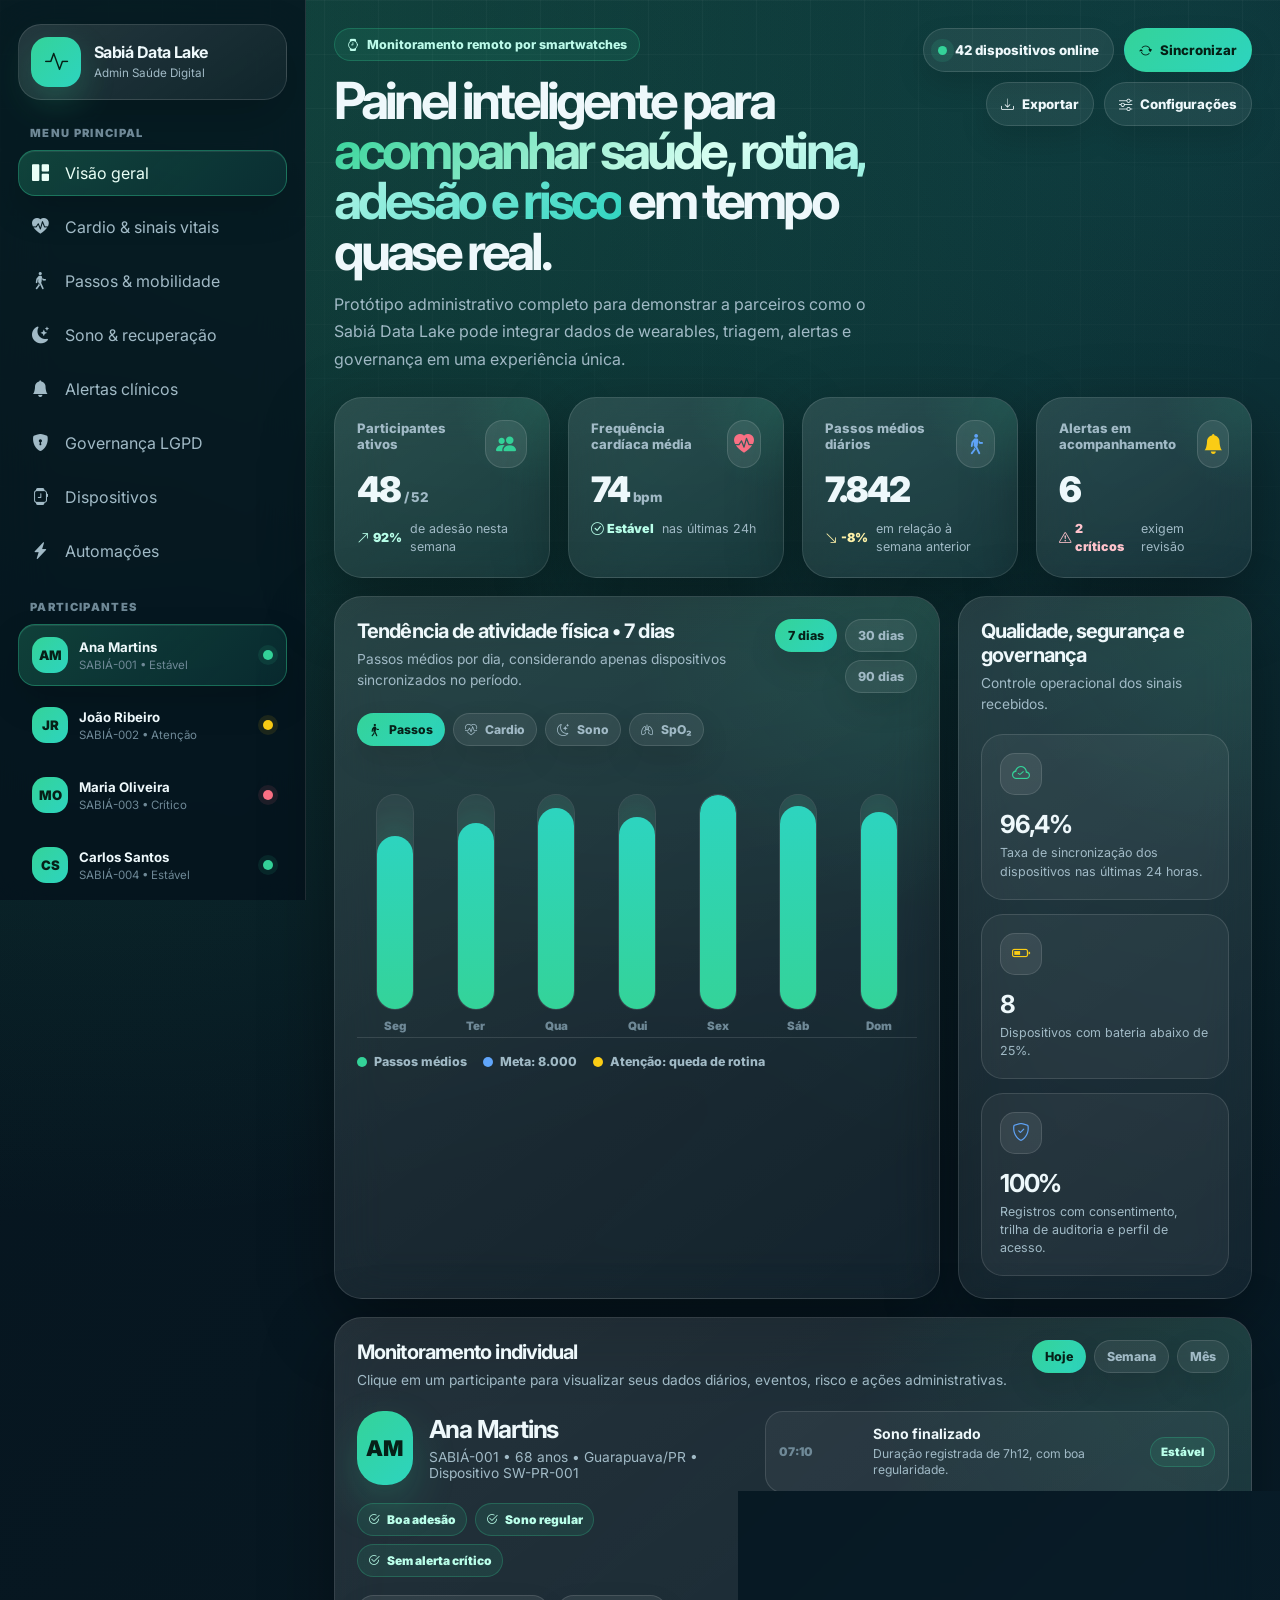
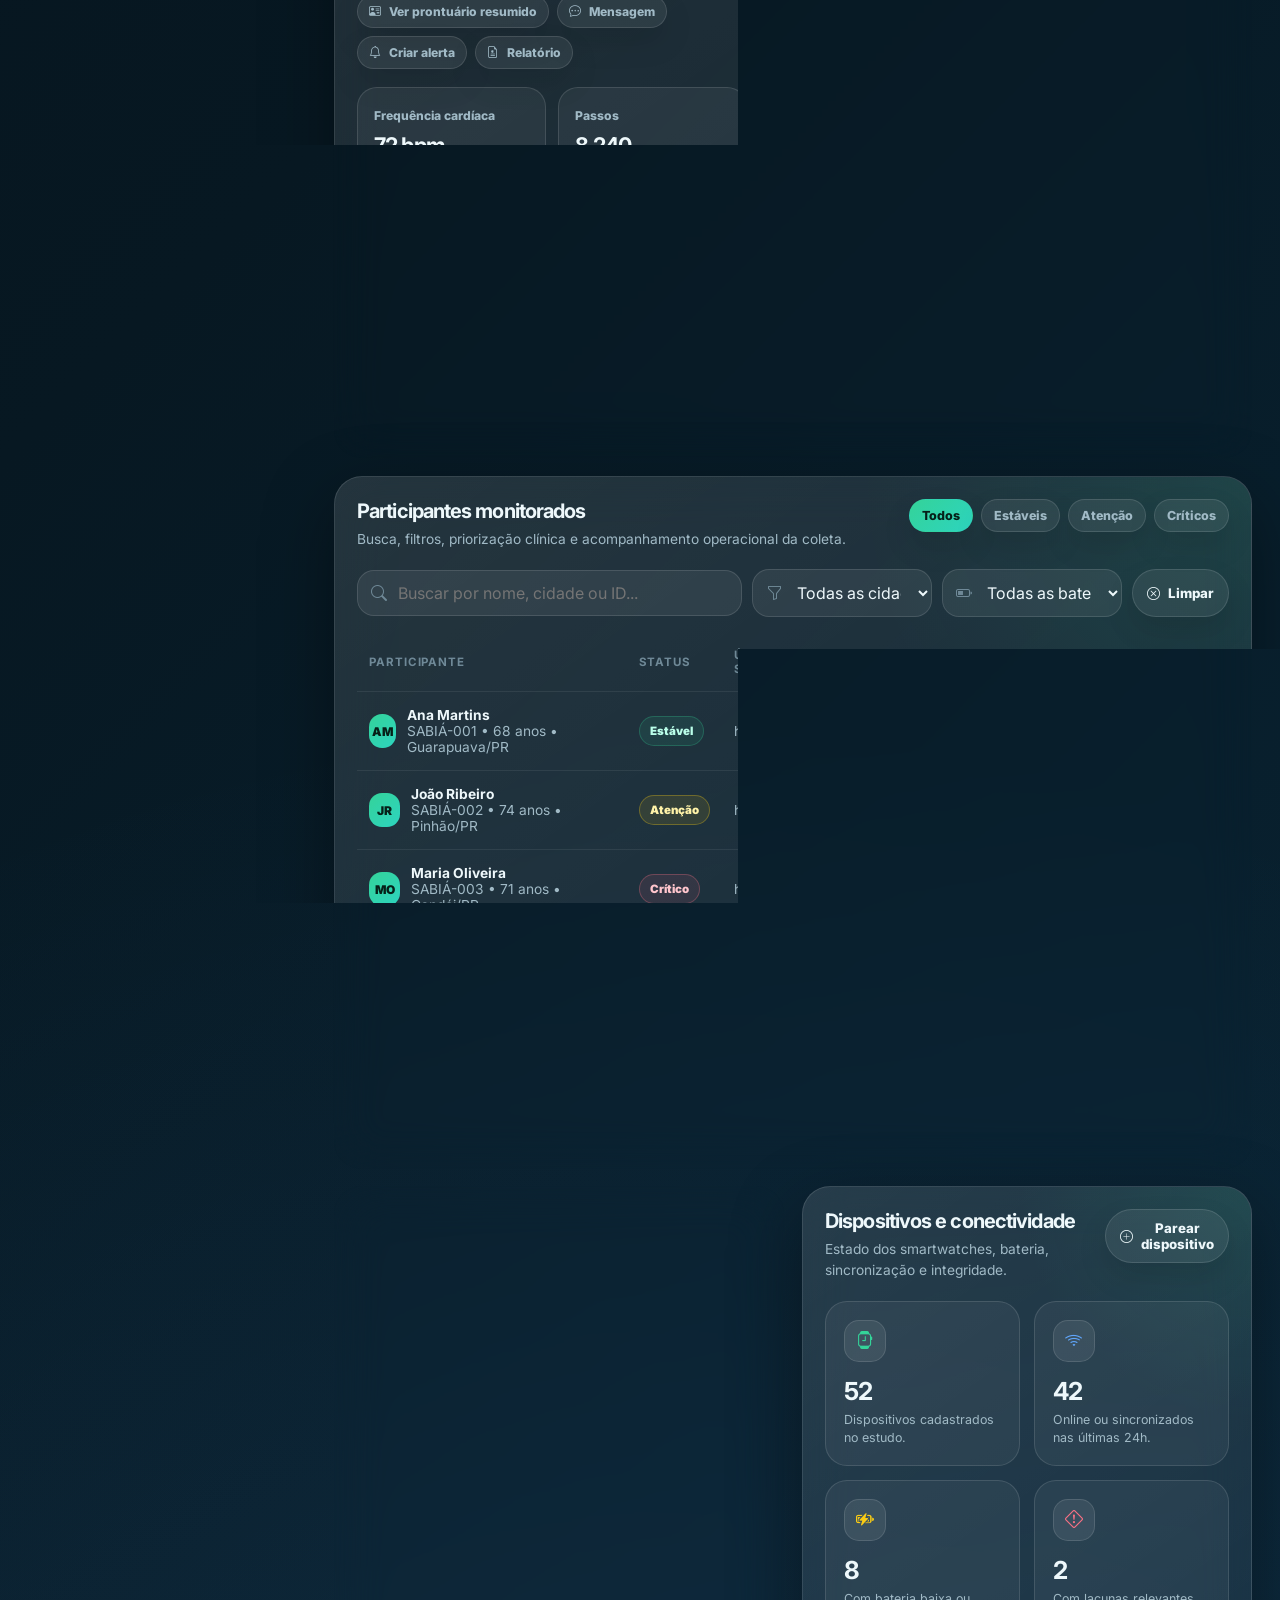
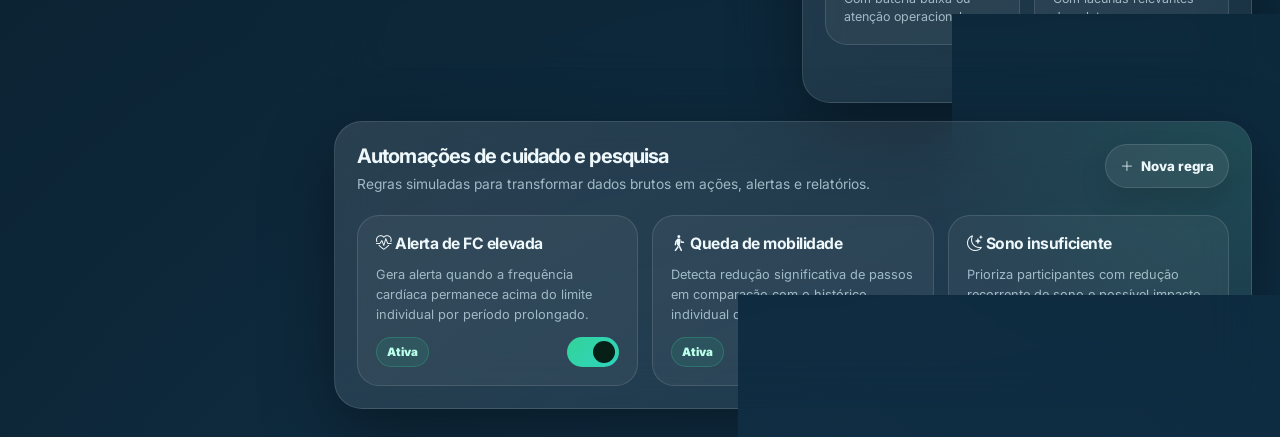
<file: smartwatchesv2.html>
<!DOCTYPE html>
<html lang="pt-BR">
<head>
  <meta charset="UTF-8" />
  <meta name="viewport" content="width=device-width, initial-scale=1.0" />
  <title>Sabiá Data Lake | Admin Smartwatches</title>

  <link rel="preconnect" href="https://fonts.googleapis.com">
  <link rel="preconnect" href="https://fonts.gstatic.com" crossorigin>
  <link href="https://fonts.googleapis.com/css2?family=Inter:wght@400;500;600;700;800;900&display=swap" rel="stylesheet">
  <link rel="stylesheet" href="https://cdn.jsdelivr.net/npm/bootstrap-icons@1.11.3/font/bootstrap-icons.min.css">

  <style>
    :root {
      --bg-main: #06141d;
      --bg-deep: #031019;
      --bg-soft: #0b2230;
      --bg-card: rgba(255, 255, 255, 0.08);
      --bg-card-strong: rgba(255, 255, 255, 0.13);
      --border: rgba(255, 255, 255, 0.12);
      --border-strong: rgba(255, 255, 255, 0.24);
      --text: #eef8fb;
      --muted: #a1bac6;
      --muted-2: #6f8997;
      --primary: #34d399;
      --primary-2: #2dd4bf;
      --blue: #60a5fa;
      --yellow: #facc15;
      --red: #fb7185;
      --purple: #a78bfa;
      --orange: #fb923c;
      --shadow: 0 24px 70px rgba(0, 0, 0, 0.38);
      --radius-xl: 28px;
      --radius-lg: 22px;
      --radius-md: 16px;
      --sidebar-width: 306px;
    }

    * {
      box-sizing: border-box;
      margin: 0;
      padding: 0;
    }

    html { scroll-behavior: smooth; }

    body {
      min-height: 100vh;
      font-family: "Inter", system-ui, -apple-system, BlinkMacSystemFont, "Segoe UI", sans-serif;
      background:
        radial-gradient(circle at 8% 0%, rgba(52, 211, 153, 0.25), transparent 32%),
        radial-gradient(circle at 95% 2%, rgba(45, 212, 191, 0.18), transparent 30%),
        radial-gradient(circle at 50% 110%, rgba(96, 165, 250, 0.10), transparent 42%),
        linear-gradient(135deg, #06131d 0%, #071822 42%, #092536 100%);
      color: var(--text);
      overflow-x: hidden;
    }

    body::before {
      content: "";
      position: fixed;
      inset: 0;
      pointer-events: none;
      background-image:
        linear-gradient(rgba(255,255,255,0.034) 1px, transparent 1px),
        linear-gradient(90deg, rgba(255,255,255,0.034) 1px, transparent 1px);
      background-size: 54px 54px;
      mask-image: linear-gradient(to bottom, rgba(0,0,0,0.88), transparent 86%);
      z-index: 0;
    }

    button, input, select, textarea {
      font: inherit;
    }

    button {
      cursor: pointer;
    }

    .app-shell {
      position: relative;
      z-index: 1;
      display: grid;
      grid-template-columns: var(--sidebar-width) minmax(0, 1fr);
      min-height: 100vh;
    }

    .sidebar {
      position: sticky;
      top: 0;
      height: 100vh;
      padding: 24px 18px;
      border-right: 1px solid var(--border);
      background: rgba(4, 18, 28, 0.76);
      backdrop-filter: blur(24px);
      display: flex;
      flex-direction: column;
      gap: 22px;
      overflow-y: auto;
    }

    .brand {
      display: flex;
      align-items: center;
      gap: 13px;
      padding: 12px;
      border: 1px solid var(--border);
      border-radius: 23px;
      background: linear-gradient(145deg, rgba(255,255,255,0.12), rgba(255,255,255,0.045));
      box-shadow: 0 18px 50px rgba(0,0,0,0.18);
    }

    .brand-icon {
      width: 50px;
      height: 50px;
      display: grid;
      place-items: center;
      border-radius: 17px;
      color: #052016;
      background: linear-gradient(135deg, var(--primary), var(--primary-2));
      font-size: 1.45rem;
      box-shadow: 0 14px 35px rgba(52, 211, 153, 0.24);
    }

    .brand h1 {
      font-size: 1rem;
      letter-spacing: -0.035em;
      line-height: 1.08;
    }

    .brand p {
      margin-top: 4px;
      font-size: 0.73rem;
      color: var(--muted);
    }

    .sidebar-section-title {
      margin: 4px 12px 10px;
      color: var(--muted-2);
      font-size: 0.7rem;
      font-weight: 900;
      letter-spacing: 0.12em;
      text-transform: uppercase;
    }

    .nav-menu, .patient-list {
      display: flex;
      flex-direction: column;
      gap: 8px;
    }

    .nav-item, .patient-item {
      width: 100%;
      border: 1px solid transparent;
      border-radius: 17px;
      padding: 12px 13px;
      color: var(--muted);
      background: transparent;
      display: flex;
      align-items: center;
      gap: 11px;
      text-align: left;
      transition: 0.22s ease;
    }

    .nav-item:hover, .patient-item:hover {
      background: rgba(255,255,255,0.075);
      color: var(--text);
      border-color: var(--border);
      transform: translateX(3px);
    }

    .nav-item.active, .patient-item.active {
      color: #eafff7;
      background: linear-gradient(135deg, rgba(52, 211, 153, 0.22), rgba(45, 212, 191, 0.10));
      border-color: rgba(52, 211, 153, 0.36);
      box-shadow: inset 0 1px 0 rgba(255,255,255,0.08), 0 16px 35px rgba(0,0,0,0.16);
    }

    .nav-item i {
      width: 22px;
      font-size: 1.05rem;
    }

    .patient-avatar, .tiny-avatar, .profile-avatar {
      display: grid;
      place-items: center;
      color: #062018;
      background: linear-gradient(135deg, var(--primary), var(--primary-2));
      font-weight: 900;
    }

    .patient-avatar {
      width: 36px;
      height: 36px;
      flex: 0 0 36px;
      border-radius: 14px;
      font-size: 0.82rem;
    }

    .patient-info { min-width: 0; flex: 1; }
    .patient-info strong {
      display: block;
      color: var(--text);
      font-size: 0.83rem;
      white-space: nowrap;
      overflow: hidden;
      text-overflow: ellipsis;
    }
    .patient-info span {
      display: block;
      margin-top: 3px;
      color: var(--muted-2);
      font-size: 0.72rem;
      white-space: nowrap;
      overflow: hidden;
      text-overflow: ellipsis;
    }

    .risk-dot {
      width: 10px;
      height: 10px;
      border-radius: 999px;
      background: var(--primary);
      box-shadow: 0 0 0 5px rgba(52, 211, 153, 0.10);
    }
    .risk-dot.attention { background: var(--yellow); box-shadow: 0 0 0 5px rgba(250,204,21,0.10); }
    .risk-dot.critical { background: var(--red); box-shadow: 0 0 0 5px rgba(251,113,133,0.10); }

    .sidebar-note {
      margin-top: auto;
      padding: 16px;
      border: 1px solid rgba(52, 211, 153, 0.22);
      border-radius: 22px;
      background: linear-gradient(135deg, rgba(52, 211, 153, 0.13), rgba(96, 165, 250, 0.08));
    }
    .sidebar-note strong { display: flex; align-items: center; gap: 8px; font-size: 0.86rem; }
    .sidebar-note p { margin-top: 8px; color: var(--muted); font-size: 0.76rem; line-height: 1.55; }

    .main {
      padding: 28px;
      min-width: 0;
    }

    .topbar {
      display: flex;
      align-items: flex-start;
      justify-content: space-between;
      gap: 20px;
      margin-bottom: 24px;
    }

    .mobile-menu-button {
      display: none;
      width: 46px;
      height: 46px;
      border-radius: 16px;
      border: 1px solid var(--border);
      background: rgba(255,255,255,0.08);
      color: var(--text);
      font-size: 1.25rem;
      margin-bottom: 12px;
    }

    .page-kicker {
      display: inline-flex;
      align-items: center;
      gap: 8px;
      padding: 8px 12px;
      border: 1px solid rgba(52, 211, 153, 0.25);
      border-radius: 999px;
      color: #bdfbea;
      background: rgba(52, 211, 153, 0.10);
      font-size: 0.78rem;
      font-weight: 800;
    }

    .hero-title {
      margin-top: 14px;
      max-width: 1010px;
      font-size: clamp(2rem, 4vw, 4.35rem);
      line-height: 0.98;
      letter-spacing: -0.075em;
    }
    .hero-title span {
      color: transparent;
      background: linear-gradient(135deg, var(--primary), #d9fff3 48%, var(--primary-2));
      -webkit-background-clip: text;
      background-clip: text;
    }
    .hero-subtitle {
      margin-top: 15px;
      max-width: 840px;
      color: var(--muted);
      font-size: 1rem;
      line-height: 1.72;
    }

    .top-actions {
      display: flex;
      align-items: center;
      gap: 10px;
      flex-wrap: wrap;
      justify-content: flex-end;
      min-width: 330px;
    }

    .status-pill, .action-button, .mini-tab, .chip-button {
      display: inline-flex;
      align-items: center;
      justify-content: center;
      gap: 8px;
      border-radius: 999px;
      border: 1px solid var(--border);
      background: rgba(255,255,255,0.07);
      color: var(--text);
      font-weight: 800;
      box-shadow: 0 14px 30px rgba(0,0,0,0.12);
      transition: 0.22s ease;
    }

    .status-pill, .action-button { min-height: 44px; padding: 10px 14px; font-size: 0.83rem; }
    .action-button:hover, .mini-tab:hover, .chip-button:hover { transform: translateY(-2px); background: rgba(255,255,255,0.12); }
    .action-button.primary { color: #052016; background: linear-gradient(135deg, var(--primary), var(--primary-2)); border-color: transparent; }

    .status-dot {
      width: 9px;
      height: 9px;
      border-radius: 999px;
      background: var(--primary);
      box-shadow: 0 0 0 7px rgba(52, 211, 153, 0.12);
    }

    .dashboard-grid {
      display: grid;
      grid-template-columns: repeat(12, minmax(0, 1fr));
      gap: 18px;
    }

    .card {
      position: relative;
      overflow: hidden;
      border: 1px solid var(--border);
      border-radius: var(--radius-xl);
      background: linear-gradient(145deg, rgba(255,255,255,0.116), rgba(255,255,255,0.052));
      box-shadow: var(--shadow);
      backdrop-filter: blur(24px);
    }
    .card::before {
      content: "";
      position: absolute;
      inset: 0;
      pointer-events: none;
      background: radial-gradient(circle at top right, rgba(52,211,153,0.15), transparent 34%);
      opacity: 0.82;
    }
    .card-content { position: relative; z-index: 1; padding: 22px; }

    .span-3 { grid-column: span 3; }
    .span-4 { grid-column: span 4; }
    .span-5 { grid-column: span 5; }
    .span-6 { grid-column: span 6; }
    .span-7 { grid-column: span 7; }
    .span-8 { grid-column: span 8; }
    .span-12 { grid-column: span 12; }

    .metric-card { min-height: 170px; }
    .metric-header { display: flex; align-items: flex-start; justify-content: space-between; gap: 12px; }
    .metric-icon {
      width: 48px;
      height: 48px;
      display: grid;
      place-items: center;
      border-radius: 18px;
      background: rgba(255,255,255,0.09);
      border: 1px solid var(--border);
      font-size: 1.25rem;
    }
    .metric-label { color: var(--muted); font-size: 0.82rem; font-weight: 800; }
    .metric-value { margin-top: 16px; font-size: 2.2rem; font-weight: 900; letter-spacing: -0.06em; }
    .metric-value small { color: var(--muted); font-size: 0.84rem; letter-spacing: -0.02em; font-weight: 800; }
    .metric-footer { margin-top: 10px; display: flex; align-items: center; gap: 8px; color: var(--muted); font-size: 0.78rem; line-height: 1.4; }
    .trend { display: inline-flex; align-items: center; gap: 4px; color: #b8ffe9; font-weight: 900; }
    .trend.warning { color: #fff2a8; }
    .trend.danger { color: #ffc3cc; }

    .section-header {
      display: flex;
      align-items: flex-start;
      justify-content: space-between;
      gap: 16px;
      margin-bottom: 20px;
    }
    .section-header h2 { font-size: 1.25rem; letter-spacing: -0.045em; }
    .section-header p { margin-top: 6px; color: var(--muted); font-size: 0.86rem; line-height: 1.5; }

    .mini-tabs, .chips-row { display: flex; gap: 8px; flex-wrap: wrap; justify-content: flex-end; }
    .mini-tab { padding: 8px 12px; color: var(--muted); font-size: 0.78rem; }
    .mini-tab.active { color: #062018; background: linear-gradient(135deg, var(--primary), var(--primary-2)); border-color: transparent; }
    .chip-button { padding: 8px 11px; color: var(--muted); font-size: 0.76rem; }
    .chip-button.active { color: #062018; background: linear-gradient(135deg, var(--primary), var(--primary-2)); border-color: transparent; }

    .search-filter-bar {
      display: grid;
      grid-template-columns: 1fr 180px 180px auto;
      gap: 10px;
      margin-bottom: 16px;
    }

    .input-wrap, .select-wrap {
      position: relative;
      display: flex;
      align-items: center;
    }
    .input-wrap i, .select-wrap i {
      position: absolute;
      left: 14px;
      color: var(--muted-2);
      pointer-events: none;
    }
    input, select, textarea {
      width: 100%;
      border: 1px solid var(--border);
      border-radius: 17px;
      background: rgba(255,255,255,0.07);
      color: var(--text);
      outline: none;
      padding: 12px 14px 12px 40px;
      transition: 0.2s ease;
    }
    textarea { padding: 12px 14px; min-height: 96px; resize: vertical; }
    input:focus, select:focus, textarea:focus { border-color: rgba(52,211,153,0.45); box-shadow: 0 0 0 4px rgba(52,211,153,0.09); }
    select option { color: #071822; }

    .chart-wrap {
      height: 286px;
      display: flex;
      align-items: flex-end;
      gap: 12px;
      padding: 20px 4px 4px;
      border-bottom: 1px solid var(--border);
    }
    .bar-group { flex: 1; min-width: 0; display: flex; flex-direction: column; align-items: center; justify-content: flex-end; gap: 9px; height: 100%; }
    .bar-stack { width: 100%; max-width: 38px; height: 216px; display: flex; align-items: flex-end; justify-content: center; border-radius: 999px; background: rgba(255,255,255,0.055); overflow: hidden; border: 1px solid rgba(255,255,255,0.07); }
    .bar { width: 100%; border-radius: 999px 999px 0 0; background: linear-gradient(180deg, var(--primary-2), var(--primary)); box-shadow: 0 -16px 40px rgba(52,211,153,0.22); transition: height 0.4s ease; }
    .bar.blue { background: linear-gradient(180deg, #93c5fd, var(--blue)); }
    .bar.red { background: linear-gradient(180deg, #fda4af, var(--red)); }
    .bar.yellow { background: linear-gradient(180deg, #fde68a, var(--yellow)); }
    .bar.purple { background: linear-gradient(180deg, #ddd6fe, var(--purple)); }
    .bar-label { color: var(--muted-2); font-size: 0.72rem; font-weight: 900; }
    .chart-legend { display: flex; align-items: center; gap: 16px; flex-wrap: wrap; margin-top: 16px; color: var(--muted); font-size: 0.78rem; font-weight: 800; }
    .legend-item { display: inline-flex; align-items: center; gap: 7px; }
    .legend-dot { width: 10px; height: 10px; border-radius: 50%; background: var(--primary); }
    .legend-dot.blue { background: var(--blue); } .legend-dot.yellow { background: var(--yellow); } .legend-dot.red { background: var(--red); } .legend-dot.purple { background: var(--purple); }

    .person-panel { display: grid; grid-template-columns: 1.05fr 1.25fr; gap: 18px; }
    .person-profile { display: flex; flex-direction: column; gap: 18px; }
    .profile-main { display: flex; align-items: center; gap: 16px; }
    .profile-avatar { width: 74px; height: 74px; border-radius: 26px; font-size: 1.35rem; box-shadow: 0 18px 44px rgba(52,211,153,0.22); }
    .profile-main h3 { font-size: 1.55rem; letter-spacing: -0.05em; }
    .profile-main p { margin-top: 5px; color: var(--muted); font-size: 0.86rem; }
    .profile-tags { display: flex; flex-wrap: wrap; gap: 8px; }
    .tag, .status-badge {
      display: inline-flex;
      align-items: center;
      gap: 7px;
      border-radius: 999px;
      font-weight: 900;
      border: 1px solid rgba(52,211,153,0.25);
      background: rgba(52,211,153,0.10);
      color: #baffea;
    }
    .tag { padding: 8px 10px; font-size: 0.75rem; }
    .status-badge { padding: 7px 10px; font-size: 0.72rem; }
    .tag.warning, .status-badge.warning { color: #fff3a8; border-color: rgba(250,204,21,0.30); background: rgba(250,204,21,0.10); }
    .tag.danger, .status-badge.danger { color: #ffc5cd; border-color: rgba(251,113,133,0.30); background: rgba(251,113,133,0.10); }
    .tag.info, .status-badge.info { color: #cfe5ff; border-color: rgba(96,165,250,0.30); background: rgba(96,165,250,0.10); }

    .daily-metrics { display: grid; grid-template-columns: repeat(2, minmax(0, 1fr)); gap: 12px; }
    .daily-metric { border: 1px solid var(--border); border-radius: 20px; padding: 16px; background: rgba(255,255,255,0.055); }
    .daily-metric span { color: var(--muted); font-size: 0.76rem; font-weight: 800; }
    .daily-metric strong { display: block; margin-top: 8px; font-size: 1.35rem; letter-spacing: -0.04em; }

    .timeline { display: flex; flex-direction: column; gap: 12px; }
    .timeline-item { display: grid; grid-template-columns: 82px 1fr auto; gap: 12px; align-items: center; padding: 13px; border: 1px solid var(--border); border-radius: 18px; background: rgba(255,255,255,0.052); }
    .timeline-time { color: var(--muted-2); font-size: 0.75rem; font-weight: 900; }
    .timeline-title strong { display: block; font-size: 0.88rem; }
    .timeline-title span { display: block; margin-top: 4px; color: var(--muted); font-size: 0.76rem; line-height: 1.35; }

    .table-wrap { overflow-x: auto; }
    table { width: 100%; border-collapse: collapse; min-width: 940px; }
    th, td { padding: 15px 12px; text-align: left; border-bottom: 1px solid rgba(255,255,255,0.075); }
    th { color: var(--muted-2); font-size: 0.72rem; letter-spacing: 0.08em; text-transform: uppercase; }
    td { color: var(--muted); font-size: 0.86rem; }
    td strong { color: var(--text); }
    .participant-cell { display: flex; align-items: center; gap: 11px; }
    .tiny-avatar { width: 34px; height: 34px; border-radius: 13px; font-size: 0.75rem; }
    .row-actions { display: flex; gap: 7px; }
    .icon-action {
      width: 34px;
      height: 34px;
      display: inline-grid;
      place-items: center;
      border: 1px solid var(--border);
      border-radius: 12px;
      color: var(--muted);
      background: rgba(255,255,255,0.06);
      transition: 0.2s ease;
    }
    .icon-action:hover { color: var(--text); background: rgba(255,255,255,0.12); transform: translateY(-2px); }

    .quality-grid { display: grid; grid-template-columns: repeat(4, minmax(0, 1fr)); gap: 14px; }
    .quality-item { border: 1px solid var(--border); border-radius: 22px; padding: 18px; background: rgba(255,255,255,0.052); }
    .quality-item i { width: 42px; height: 42px; display: grid; place-items: center; border-radius: 15px; margin-bottom: 14px; background: rgba(255,255,255,0.08); border: 1px solid var(--border); font-size: 1.12rem; }
    .quality-item strong { display: block; font-size: 1.55rem; letter-spacing: -0.05em; }
    .quality-item span { display: block; margin-top: 5px; color: var(--muted); font-size: 0.78rem; line-height: 1.45; }

    .automation-grid { display: grid; grid-template-columns: repeat(3, minmax(0,1fr)); gap: 14px; }
    .automation-card { border: 1px solid var(--border); border-radius: 22px; padding: 18px; background: rgba(255,255,255,0.052); display: flex; flex-direction: column; gap: 12px; }
    .automation-card h3 { font-size: 0.98rem; letter-spacing: -0.03em; }
    .automation-card p { color: var(--muted); font-size: 0.8rem; line-height: 1.55; }
    .toggle-row { display: flex; align-items: center; justify-content: space-between; gap: 12px; margin-top: auto; }
    .toggle {
      width: 52px;
      height: 30px;
      border-radius: 999px;
      border: 1px solid var(--border);
      background: rgba(255,255,255,0.08);
      padding: 3px;
      transition: 0.22s ease;
    }
    .toggle span { display: block; width: 22px; height: 22px; border-radius: 50%; background: rgba(255,255,255,0.75); transition: 0.22s ease; }
    .toggle.active { background: linear-gradient(135deg, var(--primary), var(--primary-2)); border-color: transparent; }
    .toggle.active span { transform: translateX(22px); background: #062018; }

    .footer-note { margin-top: 18px; color: var(--muted-2); font-size: 0.76rem; line-height: 1.65; }

    .toast-container { position: fixed; right: 22px; bottom: 22px; z-index: 60; display: flex; flex-direction: column; gap: 10px; }
    .toast {
      min-width: 285px;
      max-width: 380px;
      padding: 14px 15px;
      border: 1px solid rgba(52,211,153,0.28);
      border-radius: 18px;
      background: rgba(5, 20, 30, 0.94);
      color: var(--text);
      box-shadow: var(--shadow);
      backdrop-filter: blur(20px);
      display: flex;
      gap: 10px;
      align-items: flex-start;
      animation: toastIn 0.25s ease;
    }
    .toast i { color: var(--primary); margin-top: 2px; }
    .toast strong { display: block; font-size: 0.84rem; }
    .toast span { display: block; margin-top: 3px; color: var(--muted); font-size: 0.76rem; line-height: 1.4; }
    @keyframes toastIn { from { transform: translateY(10px); opacity: 0; } to { transform: translateY(0); opacity: 1; } }

    .modal-backdrop {
      position: fixed;
      inset: 0;
      z-index: 50;
      display: none;
      align-items: center;
      justify-content: center;
      padding: 20px;
      background: rgba(0,0,0,0.58);
      backdrop-filter: blur(8px);
    }
    .modal-backdrop.open { display: flex; }
    .modal {
      width: min(760px, 100%);
      max-height: min(82vh, 820px);
      overflow: auto;
      border: 1px solid var(--border-strong);
      border-radius: 28px;
      background: linear-gradient(145deg, rgba(8,31,44,0.98), rgba(4,17,27,0.98));
      box-shadow: var(--shadow);
    }
    .modal-header { display: flex; align-items: flex-start; justify-content: space-between; gap: 16px; padding: 22px; border-bottom: 1px solid var(--border); }
    .modal-header h2 { font-size: 1.25rem; letter-spacing: -0.04em; }
    .modal-header p { margin-top: 6px; color: var(--muted); font-size: 0.84rem; line-height: 1.5; }
    .modal-body { padding: 22px; }
    .modal-footer { display: flex; justify-content: flex-end; gap: 10px; padding: 18px 22px 22px; }
    .close-button { width: 40px; height: 40px; border-radius: 14px; border: 1px solid var(--border); background: rgba(255,255,255,0.08); color: var(--text); }

    .settings-grid { display: grid; grid-template-columns: repeat(2, minmax(0, 1fr)); gap: 14px; }
    .field { display: flex; flex-direction: column; gap: 8px; }
    .field label { color: var(--muted); font-size: 0.78rem; font-weight: 900; }

    @media (max-width: 1180px) {
      .span-3 { grid-column: span 6; }
      .span-4 { grid-column: span 6; }
      .span-5, .span-6, .span-7, .span-8 { grid-column: span 12; }
      .person-panel { grid-template-columns: 1fr; }
      .quality-grid { grid-template-columns: repeat(2, minmax(0, 1fr)); }
      .automation-grid { grid-template-columns: 1fr; }
      .search-filter-bar { grid-template-columns: 1fr 1fr; }
    }

    @media (max-width: 900px) {
      .app-shell { grid-template-columns: 1fr; }
      .sidebar { position: fixed; inset: 0 auto 0 0; width: min(88vw, 330px); transform: translateX(-105%); transition: transform 0.25s ease; z-index: 70; }
      .sidebar.open { transform: translateX(0); }
      .mobile-menu-button { display: inline-grid; place-items: center; }
      .main { padding: 18px; }
      .topbar { flex-direction: column; }
      .top-actions { min-width: 0; justify-content: flex-start; }
    }

    @media (max-width: 680px) {
      .span-3, .span-4, .span-5, .span-6, .span-7, .span-8, .span-12 { grid-column: span 12; }
      .metric-card { min-height: 150px; }
      .section-header { flex-direction: column; }
      .mini-tabs, .chips-row { justify-content: flex-start; }
      .daily-metrics, .quality-grid, .settings-grid, .search-filter-bar { grid-template-columns: 1fr; }
      .timeline-item { grid-template-columns: 1fr; }
      .hero-title { letter-spacing: -0.06em; }
    }
  </style>
</head>
<body>
  <div class="app-shell">
    <aside class="sidebar" id="sidebar">
      <div class="brand">
        <div class="brand-icon"><i class="bi bi-activity"></i></div>
        <div>
          <h1>Sabiá Data Lake</h1>
          <p>Admin Saúde Digital</p>
        </div>
      </div>

      <div>
        <p class="sidebar-section-title">Menu principal</p>
        <nav class="nav-menu" id="mainMenu">
          <button class="nav-item active" data-section="overview"><i class="bi bi-grid-1x2-fill"></i> Visão geral</button>
          <button class="nav-item" data-section="cardio"><i class="bi bi-heart-pulse-fill"></i> Cardio & sinais vitais</button>
          <button class="nav-item" data-section="mobility"><i class="bi bi-person-walking"></i> Passos & mobilidade</button>
          <button class="nav-item" data-section="sleep"><i class="bi bi-moon-stars-fill"></i> Sono & recuperação</button>
          <button class="nav-item" data-section="alerts"><i class="bi bi-bell-fill"></i> Alertas clínicos</button>
          <button class="nav-item" data-section="governance"><i class="bi bi-shield-lock-fill"></i> Governança LGPD</button>
          <button class="nav-item" data-section="devices"><i class="bi bi-smartwatch"></i> Dispositivos</button>
          <button class="nav-item" data-section="automation"><i class="bi bi-lightning-charge-fill"></i> Automações</button>
        </nav>
      </div>

      <div>
        <p class="sidebar-section-title">Participantes</p>
        <div class="patient-list" id="patientList"></div>
      </div>

      <div class="sidebar-note">
        <strong><i class="bi bi-info-circle"></i> Ambiente demonstrativo</strong>
        <p>Todos os botões possuem interação simulada para apresentação. Em produção, conectar APIs, autenticação, consentimento, logs e autorização por perfil.</p>
      </div>
    </aside>

    <main class="main">
      <header class="topbar">
        <div>
          <button class="mobile-menu-button" id="mobileMenuButton" aria-label="Abrir menu"><i class="bi bi-list"></i></button>
          <div class="page-kicker"><i class="bi bi-watch"></i> Monitoramento remoto por smartwatches</div>
          <h1 class="hero-title">Painel inteligente para <span>acompanhar saúde, rotina, adesão e risco</span> em tempo quase real.</h1>
          <p class="hero-subtitle">Protótipo administrativo completo para demonstrar a parceiros como o Sabiá Data Lake pode integrar dados de wearables, triagem, alertas e governança em uma experiência única.</p>
        </div>

        <div class="top-actions">
          <div class="status-pill"><span class="status-dot"></span> <span id="onlineDevicesLabel">42 dispositivos online</span></div>
          <button class="action-button primary" id="syncButton"><i class="bi bi-arrow-repeat"></i> Sincronizar</button>
          <button class="action-button" id="exportButton"><i class="bi bi-download"></i> Exportar</button>
          <button class="action-button" id="settingsButton"><i class="bi bi-sliders"></i> Configurações</button>
        </div>
      </header>

      <section class="dashboard-grid" aria-label="Indicadores gerais">
        <article class="card metric-card span-3" data-jump="overview">
          <div class="card-content">
            <div class="metric-header">
              <div><p class="metric-label">Participantes ativos</p><div class="metric-value" id="activeCount">48 <small>/ 52</small></div></div>
              <div class="metric-icon" style="color: var(--primary)"><i class="bi bi-people-fill"></i></div>
            </div>
            <p class="metric-footer"><span class="trend"><i class="bi bi-arrow-up-right"></i> 92%</span> de adesão nesta semana</p>
          </div>
        </article>

        <article class="card metric-card span-3" data-jump="cardio">
          <div class="card-content">
            <div class="metric-header">
              <div><p class="metric-label">Frequência cardíaca média</p><div class="metric-value" id="avgHeart">74 <small>bpm</small></div></div>
              <div class="metric-icon" style="color: var(--red)"><i class="bi bi-heart-pulse-fill"></i></div>
            </div>
            <p class="metric-footer"><span class="trend"><i class="bi bi-check-circle"></i> Estável</span> nas últimas 24h</p>
          </div>
        </article>

        <article class="card metric-card span-3" data-jump="mobility">
          <div class="card-content">
            <div class="metric-header">
              <div><p class="metric-label">Passos médios diários</p><div class="metric-value" id="avgSteps">7.842</div></div>
              <div class="metric-icon" style="color: var(--blue)"><i class="bi bi-person-walking"></i></div>
            </div>
            <p class="metric-footer"><span class="trend warning"><i class="bi bi-arrow-down-right"></i> -8%</span> em relação à semana anterior</p>
          </div>
        </article>

        <article class="card metric-card span-3" data-jump="alerts">
          <div class="card-content">
            <div class="metric-header">
              <div><p class="metric-label">Alertas em acompanhamento</p><div class="metric-value" id="alertCount">6</div></div>
              <div class="metric-icon" style="color: var(--yellow)"><i class="bi bi-bell-fill"></i></div>
            </div>
            <p class="metric-footer"><span class="trend danger"><i class="bi bi-exclamation-triangle"></i> 2 críticos</span> exigem revisão</p>
          </div>
        </article>

        <article class="card span-8" id="overviewSection">
          <div class="card-content">
            <div class="section-header">
              <div>
                <h2 id="chartTitle">Tendência de atividade física</h2>
                <p id="chartDescription">Passos médios por dia, considerando apenas dispositivos sincronizados no período.</p>
              </div>
              <div class="mini-tabs" id="periodTabs">
                <button class="mini-tab active" data-period="7">7 dias</button>
                <button class="mini-tab" data-period="30">30 dias</button>
                <button class="mini-tab" data-period="90">90 dias</button>
              </div>
            </div>

            <div class="chips-row" id="metricChips" style="justify-content:flex-start; margin-bottom: 6px;">
              <button class="chip-button active" data-metric="steps"><i class="bi bi-person-walking"></i> Passos</button>
              <button class="chip-button" data-metric="heart"><i class="bi bi-heart-pulse"></i> Cardio</button>
              <button class="chip-button" data-metric="sleep"><i class="bi bi-moon-stars"></i> Sono</button>
              <button class="chip-button" data-metric="spo2"><i class="bi bi-lungs"></i> SpO₂</button>
            </div>

            <div class="chart-wrap" id="mainChart"></div>
            <div class="chart-legend" id="chartLegend"></div>
          </div>
        </article>

        <article class="card span-4" id="governanceSection">
          <div class="card-content">
            <div class="section-header">
              <div><h2>Qualidade, segurança e governança</h2><p>Controle operacional dos sinais recebidos.</p></div>
            </div>
            <div class="quality-grid" style="grid-template-columns: 1fr;">
              <div class="quality-item"><i class="bi bi-cloud-check" style="color: var(--primary)"></i><strong>96,4%</strong><span>Taxa de sincronização dos dispositivos nas últimas 24 horas.</span></div>
              <div class="quality-item"><i class="bi bi-battery-half" style="color: var(--yellow)"></i><strong>8</strong><span>Dispositivos com bateria abaixo de 25%.</span></div>
              <div class="quality-item"><i class="bi bi-shield-check" style="color: var(--blue)"></i><strong>100%</strong><span>Registros com consentimento, trilha de auditoria e perfil de acesso.</span></div>
            </div>
          </div>
        </article>

        <article class="card span-12" id="participantPanelCard">
          <div class="card-content">
            <div class="section-header">
              <div>
                <h2>Monitoramento individual</h2>
                <p>Clique em um participante para visualizar seus dados diários, eventos, risco e ações administrativas.</p>
              </div>
              <div class="mini-tabs" id="personTabs">
                <button class="mini-tab active" data-view="today">Hoje</button>
                <button class="mini-tab" data-view="week">Semana</button>
                <button class="mini-tab" data-view="month">Mês</button>
              </div>
            </div>

            <div class="person-panel">
              <div class="person-profile">
                <div class="profile-main">
                  <div class="profile-avatar" id="profileAvatar">AM</div>
                  <div>
                    <h3 id="profileName">Ana Martins</h3>
                    <p id="profileMeta">ID SABIÁ-001 • 68 anos • Guarapuava/PR</p>
                  </div>
                </div>
                <div class="profile-tags" id="profileTags"></div>
                <div class="chips-row" style="justify-content:flex-start;">
                  <button class="chip-button" id="openProfileButton"><i class="bi bi-person-vcard"></i> Ver prontuário resumido</button>
                  <button class="chip-button" id="messageButton"><i class="bi bi-chat-dots"></i> Mensagem</button>
                  <button class="chip-button" id="alertButton"><i class="bi bi-bell"></i> Criar alerta</button>
                  <button class="chip-button" id="reportButton"><i class="bi bi-file-earmark-medical"></i> Relatório</button>
                </div>
                <div class="daily-metrics" id="dailyMetrics"></div>
              </div>
              <div>
                <div class="timeline" id="dailyTimeline"></div>
              </div>
            </div>
          </div>
        </article>

        <article class="card span-12" id="participantsSection">
          <div class="card-content">
            <div class="section-header">
              <div>
                <h2>Participantes monitorados</h2>
                <p>Busca, filtros, priorização clínica e acompanhamento operacional da coleta.</p>
              </div>
              <div class="mini-tabs" id="statusTabs">
                <button class="mini-tab active" data-status="all">Todos</button>
                <button class="mini-tab" data-status="stable">Estáveis</button>
                <button class="mini-tab" data-status="attention">Atenção</button>
                <button class="mini-tab" data-status="critical">Críticos</button>
              </div>
            </div>

            <div class="search-filter-bar">
              <div class="input-wrap"><i class="bi bi-search"></i><input id="searchInput" type="search" placeholder="Buscar por nome, cidade ou ID..." /></div>
              <div class="select-wrap"><i class="bi bi-funnel"></i><select id="cityFilter"><option value="all">Todas as cidades</option></select></div>
              <div class="select-wrap"><i class="bi bi-battery-half"></i><select id="batteryFilter"><option value="all">Todas as baterias</option><option value="low">Bateria baixa</option><option value="ok">Bateria adequada</option></select></div>
              <button class="action-button" id="clearFiltersButton"><i class="bi bi-x-circle"></i> Limpar</button>
            </div>

            <div class="table-wrap">
              <table>
                <thead>
                  <tr>
                    <th>Participante</th><th>Status</th><th>Última sinc.</th><th>FC média</th><th>Passos</th><th>Sono</th><th>Bateria</th><th>Ações</th>
                  </tr>
                </thead>
                <tbody id="participantTable"></tbody>
              </table>
            </div>
            <p class="footer-note">Dados demonstrativos. Para uso real, recomenda-se autenticação institucional, criptografia, logs, consentimento informado, perfis de permissão, data lineage e pipeline seguro de ingestão.</p>
          </div>
        </article>

        <article class="card span-6" id="alertsSection">
          <div class="card-content">
            <div class="section-header">
              <div><h2>Central de alertas</h2><p>Alertas automáticos por limites clínicos, padrões de rotina e falhas de coleta.</p></div>
              <button class="action-button" id="reviewAlertsButton"><i class="bi bi-eye"></i> Revisar alertas</button>
            </div>
            <div class="timeline" id="alertsTimeline"></div>
          </div>
        </article>

        <article class="card span-6" id="devicesSection">
          <div class="card-content">
            <div class="section-header">
              <div><h2>Dispositivos e conectividade</h2><p>Estado dos smartwatches, bateria, sincronização e integridade.</p></div>
              <button class="action-button" id="pairDeviceButton"><i class="bi bi-plus-circle"></i> Parear dispositivo</button>
            </div>
            <div class="quality-grid" style="grid-template-columns: repeat(2, minmax(0, 1fr));">
              <div class="quality-item"><i class="bi bi-smartwatch" style="color: var(--primary)"></i><strong>52</strong><span>Dispositivos cadastrados no estudo.</span></div>
              <div class="quality-item"><i class="bi bi-wifi" style="color: var(--blue)"></i><strong>42</strong><span>Online ou sincronizados nas últimas 24h.</span></div>
              <div class="quality-item"><i class="bi bi-battery-charging" style="color: var(--yellow)"></i><strong>8</strong><span>Com bateria baixa ou atenção operacional.</span></div>
              <div class="quality-item"><i class="bi bi-exclamation-diamond" style="color: var(--red)"></i><strong>2</strong><span>Com lacunas relevantes de coleta.</span></div>
            </div>
          </div>
        </article>

        <article class="card span-12" id="automationSection">
          <div class="card-content">
            <div class="section-header">
              <div><h2>Automações de cuidado e pesquisa</h2><p>Regras simuladas para transformar dados brutos em ações, alertas e relatórios.</p></div>
              <button class="action-button" id="newRuleButton"><i class="bi bi-plus-lg"></i> Nova regra</button>
            </div>
            <div class="automation-grid">
              <div class="automation-card"><h3><i class="bi bi-heart-pulse"></i> Alerta de FC elevada</h3><p>Gera alerta quando a frequência cardíaca permanece acima do limite individual por período prolongado.</p><div class="toggle-row"><span class="status-badge">Ativa</span><button class="toggle active" data-toggle><span></span></button></div></div>
              <div class="automation-card"><h3><i class="bi bi-person-walking"></i> Queda de mobilidade</h3><p>Detecta redução significativa de passos em comparação com o histórico individual do participante.</p><div class="toggle-row"><span class="status-badge">Ativa</span><button class="toggle active" data-toggle><span></span></button></div></div>
              <div class="automation-card"><h3><i class="bi bi-moon-stars"></i> Sono insuficiente</h3><p>Prioriza participantes com redução recorrente de sono e possível impacto na recuperação.</p><div class="toggle-row"><span class="status-badge warning">Revisão</span><button class="toggle" data-toggle><span></span></button></div></div>
            </div>
          </div>
        </article>
      </section>
    </main>
  </div>

  <div class="modal-backdrop" id="modalBackdrop">
    <div class="modal" role="dialog" aria-modal="true">
      <div class="modal-header">
        <div><h2 id="modalTitle">Título</h2><p id="modalSubtitle">Descrição</p></div>
        <button class="close-button" id="modalClose"><i class="bi bi-x-lg"></i></button>
      </div>
      <div class="modal-body" id="modalBody"></div>
      <div class="modal-footer" id="modalFooter"></div>
    </div>
  </div>

  <div class="toast-container" id="toastContainer"></div>

  <script>
    const participants = [
      { id: "SABIÁ-001", name: "Ana Martins", initials: "AM", age: 68, city: "Guarapuava/PR", risk: "stable", status: "Estável", sync: "há 6 min", heart: 72, steps: 8240, sleep: "7h12", spo2: 97, battery: 84, device: "SW-PR-001", tags: ["Boa adesão", "Sono regular", "Sem alerta crítico"],
        metrics: [["Frequência cardíaca", "72 bpm", "Média do dia"], ["Passos", "8.240", "Meta diária atingida"], ["Sono", "7h12", "Eficiência 86%"], ["SpO₂", "97%", "Última leitura"], ["Calorias ativas", "426 kcal", "Estimativa"], ["Tempo ativo", "58 min", "Caminhada leve"]],
        timeline: [["07:10", "Sono finalizado", "Duração registrada de 7h12, com boa regularidade."], ["09:35", "Caminhada detectada", "Atividade leve por 18 minutos, FC média de 91 bpm."], ["12:20", "Sincronização completa", "Dados enviados com sucesso ao ambiente seguro."], ["16:45", "Meta de passos atingida", "Participante ultrapassou 8.000 passos diários."]]
      },
      { id: "SABIÁ-002", name: "João Ribeiro", initials: "JR", age: 74, city: "Pinhão/PR", risk: "attention", status: "Atenção", sync: "há 18 min", heart: 88, steps: 4210, sleep: "5h41", spo2: 95, battery: 42, device: "SW-PR-002", tags: ["Queda de mobilidade", "Sono reduzido", "Revisar rotina"],
        metrics: [["Frequência cardíaca", "88 bpm", "Acima da média pessoal"], ["Passos", "4.210", "47% abaixo da meta"], ["Sono", "5h41", "Fragmentado"], ["SpO₂", "95%", "Última leitura"], ["Calorias ativas", "214 kcal", "Baixa atividade"], ["Tempo ativo", "24 min", "Abaixo do esperado"]],
        timeline: [["06:52", "Sono finalizado", "Duração reduzida e múltiplos despertares detectados."], ["10:14", "Baixa mobilidade", "Poucos deslocamentos registrados no período da manhã."], ["14:08", "FC elevada", "Frequência média acima do padrão individual."], ["17:22", "Recomendação de contato", "Sugerida verificação com equipe responsável."]]
      },
      { id: "SABIÁ-003", name: "Maria Oliveira", initials: "MO", age: 71, city: "Candói/PR", risk: "critical", status: "Crítico", sync: "há 3 min", heart: 104, steps: 1860, sleep: "4h58", spo2: 93, battery: 67, device: "SW-PR-003", tags: ["Alerta crítico", "FC elevada", "Mobilidade muito baixa"],
        metrics: [["Frequência cardíaca", "104 bpm", "Pico recorrente"], ["Passos", "1.860", "Muito abaixo da rotina"], ["Sono", "4h58", "Recuperação baixa"], ["SpO₂", "93%", "Acompanhar"], ["Calorias ativas", "102 kcal", "Baixa atividade"], ["Tempo ativo", "11 min", "Atenção imediata"]],
        timeline: [["05:48", "Sono interrompido", "Baixa duração e recuperação insuficiente."], ["08:42", "FC elevada", "Leitura acima do limite definido para triagem."], ["11:30", "Mobilidade reduzida", "Padrão abaixo do histórico individual."], ["15:05", "Alerta crítico gerado", "Encaminhar para avaliação da equipe responsável."]]
      },
      { id: "SABIÁ-004", name: "Carlos Santos", initials: "CS", age: 63, city: "Guarapuava/PR", risk: "stable", status: "Estável", sync: "há 9 min", heart: 69, steps: 9350, sleep: "7h46", spo2: 98, battery: 91, device: "SW-PR-004", tags: ["Alta adesão", "Boa recuperação", "Rotina ativa"],
        metrics: [["Frequência cardíaca", "69 bpm", "Dentro do padrão"], ["Passos", "9.350", "Acima da meta"], ["Sono", "7h46", "Eficiência 90%"], ["SpO₂", "98%", "Última leitura"], ["Calorias ativas", "512 kcal", "Atividade consistente"], ["Tempo ativo", "71 min", "Bom desempenho"]],
        timeline: [["06:40", "Sono finalizado", "Boa duração e poucos despertares."], ["08:20", "Atividade moderada", "Caminhada contínua por 32 minutos."], ["13:14", "Sincronização completa", "Dados recebidos sem lacunas."], ["18:05", "Meta superada", "Rotina diária acima do padrão populacional."]]
      },
      { id: "SABIÁ-005", name: "Lucia Almeida", initials: "LA", age: 77, city: "Reserva do Iguaçu/PR", risk: "attention", status: "Atenção", sync: "há 31 min", heart: 81, steps: 3920, sleep: "6h08", spo2: 96, battery: 18, device: "SW-PR-005", tags: ["Bateria baixa", "Atividade baixa", "Acompanhar adesão"],
        metrics: [["Frequência cardíaca", "81 bpm", "Levemente elevada"], ["Passos", "3.920", "Abaixo da meta"], ["Sono", "6h08", "Regular"], ["SpO₂", "96%", "Última leitura"], ["Calorias ativas", "198 kcal", "Baixa atividade"], ["Tempo ativo", "19 min", "Atenção"]],
        timeline: [["07:02", "Sono finalizado", "Duração regular, mas com interrupções."], ["09:18", "Bateria baixa", "Dispositivo abaixo de 25%."], ["12:44", "Sincronização parcial", "Algumas leituras ainda pendentes."], ["16:10", "Atividade abaixo da rotina", "Recomendada checagem de adesão."]]
      }
    ];

    const charts = {
      steps: { title: "Tendência de atividade física", desc: "Passos médios por dia, considerando apenas dispositivos sincronizados no período.", values: [6900,7420,8010,7680,8560,8120,7842], labels: ["Seg","Ter","Qua","Qui","Sex","Sáb","Dom"], color: "", legend: ["Passos médios", "Meta: 8.000", "Atenção: queda de rotina"] },
      heart: { title: "Frequência cardíaca média", desc: "Média populacional diária em batimentos por minuto.", values: [76,74,78,75,77,73,74], labels: ["Seg","Ter","Qua","Qui","Sex","Sáb","Dom"], color: "red", legend: ["BPM médio", "Limite individual", "Eventos de atenção"] },
      sleep: { title: "Sono e recuperação", desc: "Horas médias de sono registradas por smartwatch.", values: [6.4,6.8,7.1,6.2,7.4,7.0,6.7], labels: ["Seg","Ter","Qua","Qui","Sex","Sáb","Dom"], color: "purple", legend: ["Horas de sono", "Meta: 7h", "Sono fragmentado"] },
      spo2: { title: "Saturação média de oxigênio", desc: "Leituras médias de SpO₂ para acompanhamento remoto.", values: [96,97,96,95,97,98,96], labels: ["Seg","Ter","Qua","Qui","Sex","Sáb","Dom"], color: "blue", legend: ["SpO₂ média", "Faixa esperada", "Leituras de atenção"] }
    };

    let selectedParticipant = 0;
    let selectedStatus = "all";
    let selectedMetric = "steps";
    let selectedPeriod = "7";

    const $ = (id) => document.getElementById(id);
    const fmt = (v) => Number(v).toLocaleString("pt-BR");

    function riskClass(risk) { return risk === "critical" ? "danger" : risk === "attention" ? "warning" : ""; }
    function riskDotClass(risk) { return risk === "critical" ? "critical" : risk === "attention" ? "attention" : ""; }

    function toast(title, text, icon = "bi-check-circle") {
      const el = document.createElement("div");
      el.className = "toast";
      el.innerHTML = `<i class="bi ${icon}"></i><div><strong>${title}</strong><span>${text}</span></div>`;
      $("toastContainer").appendChild(el);
      setTimeout(() => el.remove(), 3800);
    }

    function openModal(title, subtitle, body, footer = "") {
      $("modalTitle").textContent = title;
      $("modalSubtitle").textContent = subtitle;
      $("modalBody").innerHTML = body;
      $("modalFooter").innerHTML = footer || `<button class="action-button primary" onclick="closeModal()"><i class="bi bi-check-lg"></i> Entendi</button>`;
      $("modalBackdrop").classList.add("open");
    }
    function closeModal() { $("modalBackdrop").classList.remove("open"); }

    function scrollToSection(id) {
      const map = { overview: "overviewSection", cardio: "overviewSection", mobility: "overviewSection", sleep: "overviewSection", alerts: "alertsSection", governance: "governanceSection", devices: "devicesSection", automation: "automationSection" };
      document.getElementById(map[id] || "overviewSection").scrollIntoView({ behavior: "smooth", block: "start" });
      if (["cardio","mobility","sleep"].includes(id)) setMetric(id === "cardio" ? "heart" : id === "mobility" ? "steps" : "sleep");
      if (window.innerWidth <= 900) $("sidebar").classList.remove("open");
    }

    function renderSidebar() {
      $("patientList").innerHTML = participants.map((p, i) => `
        <button class="patient-item ${i === selectedParticipant ? "active" : ""}" onclick="selectParticipant(${i})">
          <span class="patient-avatar">${p.initials}</span><span class="patient-info"><strong>${p.name}</strong><span>${p.id} • ${p.status}</span></span><span class="risk-dot ${riskDotClass(p.risk)}"></span>
        </button>`).join("");
    }

    function getFilteredParticipants() {
      const q = $("searchInput")?.value?.toLowerCase() || "";
      const city = $("cityFilter")?.value || "all";
      const battery = $("batteryFilter")?.value || "all";
      return participants.filter(p => {
        const statusOk = selectedStatus === "all" || p.risk === selectedStatus;
        const queryOk = !q || `${p.name} ${p.city} ${p.id}`.toLowerCase().includes(q);
        const cityOk = city === "all" || p.city === city;
        const batteryOk = battery === "all" || (battery === "low" ? p.battery < 25 : p.battery >= 25);
        return statusOk && queryOk && cityOk && batteryOk;
      });
    }

    function renderTable() {
      const rows = getFilteredParticipants();
      $("participantTable").innerHTML = rows.map(p => {
        const index = participants.indexOf(p);
        return `<tr>
          <td onclick="selectParticipant(${index})" style="cursor:pointer;"><div class="participant-cell"><span class="tiny-avatar">${p.initials}</span><div><strong>${p.name}</strong><br><span>${p.id} • ${p.age} anos • ${p.city}</span></div></div></td>
          <td><span class="status-badge ${riskClass(p.risk)}">${p.status}</span></td>
          <td>${p.sync}</td><td><strong>${p.heart} bpm</strong></td><td>${fmt(p.steps)}</td><td>${p.sleep}</td><td>${p.battery}%</td>
          <td><div class="row-actions"><button class="icon-action" title="Ver" onclick="selectParticipant(${index})"><i class="bi bi-eye"></i></button><button class="icon-action" title="Mensagem" onclick="quickMessage(${index})"><i class="bi bi-chat-dots"></i></button><button class="icon-action" title="Alerta" onclick="quickAlert(${index})"><i class="bi bi-bell"></i></button><button class="icon-action" title="Relatório" onclick="quickReport(${index})"><i class="bi bi-file-earmark-text"></i></button></div></td>
        </tr>`;
      }).join("") || `<tr><td colspan="8">Nenhum participante encontrado com os filtros atuais.</td></tr>`;
    }

    function renderCityOptions() {
      const cities = [...new Set(participants.map(p => p.city))];
      $("cityFilter").innerHTML = `<option value="all">Todas as cidades</option>` + cities.map(c => `<option value="${c}">${c}</option>`).join("");
    }

    function renderChart() {
      const c = charts[selectedMetric];
      $("chartTitle").textContent = c.title + ` • ${selectedPeriod} dias`;
      $("chartDescription").textContent = c.desc;
      const max = Math.max(...c.values);
      $("mainChart").innerHTML = c.values.map((value, index) => {
        const height = Math.max(12, Math.round((value / max) * 100));
        return `<div class="bar-group" title="${c.labels[index]}: ${value}"><div class="bar-stack"><div class="bar ${c.color}" style="height:${height}%"></div></div><span class="bar-label">${c.labels[index]}</span></div>`;
      }).join("");
      const colors = ["", selectedMetric === "heart" ? "red" : "blue", "yellow"];
      $("chartLegend").innerHTML = c.legend.map((l, i) => `<span class="legend-item"><span class="legend-dot ${colors[i]}"></span>${l}</span>`).join("");
    }

    function setMetric(metric) {
      selectedMetric = metric;
      document.querySelectorAll("#metricChips .chip-button").forEach(b => b.classList.toggle("active", b.dataset.metric === metric));
      renderChart();
    }

    function renderParticipant() {
      const p = participants[selectedParticipant];
      $("profileAvatar").textContent = p.initials;
      $("profileName").textContent = p.name;
      $("profileMeta").textContent = `${p.id} • ${p.age} anos • ${p.city} • Dispositivo ${p.device}`;
      $("profileTags").innerHTML = p.tags.map((tag, i) => `<span class="tag ${p.risk === "critical" && i === 0 ? "danger" : p.risk === "attention" ? "warning" : ""}"><i class="bi bi-check2-circle"></i>${tag}</span>`).join("");
      $("dailyMetrics").innerHTML = p.metrics.map(([label, value, desc]) => `<div class="daily-metric"><span>${label}</span><strong>${value}</strong><span>${desc}</span></div>`).join("");
      $("dailyTimeline").innerHTML = p.timeline.map(([time, title, desc]) => `<div class="timeline-item"><div class="timeline-time">${time}</div><div class="timeline-title"><strong>${title}</strong><span>${desc}</span></div><div><span class="status-badge ${riskClass(p.risk)}">${p.status}</span></div></div>`).join("");
    }

    function selectParticipant(index) {
      selectedParticipant = index;
      renderSidebar();
      renderParticipant();
      $("participantPanelCard").scrollIntoView({ behavior: "smooth", block: "start" });
      if (window.innerWidth <= 900) $("sidebar").classList.remove("open");
    }

    function renderAlerts() {
      const alerts = [
        ["Crítico", "Maria Oliveira", "FC elevada persistente e mobilidade muito baixa nas últimas horas.", "danger"],
        ["Atenção", "João Ribeiro", "Queda de passos e sono reduzido em relação ao padrão individual.", "warning"],
        ["Operacional", "Lucia Almeida", "Bateria abaixo de 25%, risco de perda de coleta.", "info"],
        ["Governança", "Sistema", "Todos os registros recentes possuem consentimento associado.", ""]
      ];
      $("alertsTimeline").innerHTML = alerts.map((a, idx) => `<div class="timeline-item"><div class="timeline-time">#${idx+1}</div><div class="timeline-title"><strong>${a[1]}</strong><span>${a[2]}</span></div><div><span class="status-badge ${a[3]}">${a[0]}</span></div></div>`).join("");
    }

    function quickMessage(i) {
      const p = participants[i];
      openModal("Enviar mensagem", `Contato simulado com ${p.name}.`, `<div class="field"><label>Mensagem</label><textarea>Olá, ${p.name}. Identificamos uma alteração em seus dados recentes. A equipe responsável poderá entrar em contato para uma checagem de rotina.</textarea></div>`, `<button class="action-button" onclick="closeModal()">Cancelar</button><button class="action-button primary" onclick="toast('Mensagem registrada', 'A mensagem foi simulada no histórico do participante.', 'bi-chat-dots'); closeModal();">Enviar simulação</button>`);
    }
    function quickAlert(i) {
      const p = participants[i];
      openModal("Criar alerta manual", `Registro de alerta para ${p.name}.`, `<div class="settings-grid"><div class="field"><label>Tipo</label><select><option>Clínico</option><option>Operacional</option><option>Adesão</option></select></div><div class="field"><label>Prioridade</label><select><option>Atenção</option><option>Crítico</option><option>Baixo</option></select></div></div><br><div class="field"><label>Observação</label><textarea>Registrar observação da equipe sobre o participante.</textarea></div>`, `<button class="action-button" onclick="closeModal()">Cancelar</button><button class="action-button primary" onclick="toast('Alerta criado', 'Alerta demonstrativo adicionado ao painel.', 'bi-bell'); closeModal();">Salvar alerta</button>`);
    }
    function quickReport(i) {
      const p = participants[i];
      openModal("Relatório individual", `Resumo demonstrativo de ${p.name}.`, `<div class="quality-grid" style="grid-template-columns: repeat(2,minmax(0,1fr));"><div class="quality-item"><i class="bi bi-heart-pulse" style="color: var(--red)"></i><strong>${p.heart} bpm</strong><span>Frequência cardíaca média.</span></div><div class="quality-item"><i class="bi bi-person-walking" style="color: var(--blue)"></i><strong>${fmt(p.steps)}</strong><span>Passos registrados hoje.</span></div><div class="quality-item"><i class="bi bi-moon-stars" style="color: var(--purple)"></i><strong>${p.sleep}</strong><span>Tempo de sono.</span></div><div class="quality-item"><i class="bi bi-lungs" style="color: var(--primary)"></i><strong>${p.spo2}%</strong><span>Última média de SpO₂.</span></div></div>`, `<button class="action-button" onclick="toast('PDF simulado', 'Em produção, esta ação geraria um PDF ou CSV.', 'bi-file-earmark-pdf'); closeModal();">Gerar PDF</button><button class="action-button primary" onclick="closeModal()">Fechar</button>`);
    }

    function setupEvents() {
      $("mobileMenuButton").addEventListener("click", () => $("sidebar").classList.toggle("open"));
      $("modalClose").addEventListener("click", closeModal);
      $("modalBackdrop").addEventListener("click", (e) => { if (e.target.id === "modalBackdrop") closeModal(); });

      document.querySelectorAll("#mainMenu .nav-item").forEach(btn => btn.addEventListener("click", () => {
        document.querySelectorAll("#mainMenu .nav-item").forEach(b => b.classList.remove("active"));
        btn.classList.add("active");
        scrollToSection(btn.dataset.section);
      }));

      document.querySelectorAll("#metricChips .chip-button").forEach(btn => btn.addEventListener("click", () => setMetric(btn.dataset.metric)));
      document.querySelectorAll("#periodTabs .mini-tab").forEach(btn => btn.addEventListener("click", () => { selectedPeriod = btn.dataset.period; document.querySelectorAll("#periodTabs .mini-tab").forEach(b => b.classList.remove("active")); btn.classList.add("active"); renderChart(); toast("Período atualizado", `Visualização alterada para ${selectedPeriod} dias.`, "bi-calendar-range"); }));
      document.querySelectorAll("#personTabs .mini-tab").forEach(btn => btn.addEventListener("click", () => { document.querySelectorAll("#personTabs .mini-tab").forEach(b => b.classList.remove("active")); btn.classList.add("active"); toast("Janela individual alterada", `Dados exibidos para: ${btn.textContent}.`, "bi-clock-history"); }));
      document.querySelectorAll("#statusTabs .mini-tab").forEach(btn => btn.addEventListener("click", () => { selectedStatus = btn.dataset.status; document.querySelectorAll("#statusTabs .mini-tab").forEach(b => b.classList.remove("active")); btn.classList.add("active"); renderTable(); }));

      ["searchInput", "cityFilter", "batteryFilter"].forEach(id => $(id).addEventListener(id === "searchInput" ? "input" : "change", renderTable));
      $("clearFiltersButton").addEventListener("click", () => { $("searchInput").value = ""; $("cityFilter").value = "all"; $("batteryFilter").value = "all"; selectedStatus = "all"; document.querySelectorAll("#statusTabs .mini-tab").forEach(b => b.classList.toggle("active", b.dataset.status === "all")); renderTable(); toast("Filtros limpos", "A tabela voltou a exibir todos os participantes.", "bi-x-circle"); });

      $("syncButton").addEventListener("click", () => { $("onlineDevicesLabel").textContent = "Sincronizando..."; toast("Sincronização iniciada", "Coletando dados simulados dos smartwatches.", "bi-arrow-repeat"); setTimeout(() => { $("onlineDevicesLabel").textContent = "44 dispositivos online"; toast("Sincronização concluída", "Novos registros foram incorporados ao painel demonstrativo.", "bi-cloud-check"); }, 900); });
      $("exportButton").addEventListener("click", () => openModal("Exportar dados", "Escolha o formato demonstrativo para apresentar aos parceiros.", `<div class="settings-grid"><button class="action-button" onclick="toast('CSV preparado', 'Exportação CSV simulada.', 'bi-filetype-csv'); closeModal();"><i class="bi bi-filetype-csv"></i> CSV</button><button class="action-button" onclick="toast('PDF preparado', 'Relatório PDF simulado.', 'bi-file-earmark-pdf'); closeModal();"><i class="bi bi-file-earmark-pdf"></i> PDF</button><button class="action-button" onclick="toast('JSON preparado', 'Exportação JSON simulada.', 'bi-braces'); closeModal();"><i class="bi bi-braces"></i> JSON</button><button class="action-button" onclick="toast('Dashboard compartilhado', 'Link seguro simulado criado.', 'bi-link-45deg'); closeModal();"><i class="bi bi-link-45deg"></i> Link seguro</button></div>`));
      $("settingsButton").addEventListener("click", () => openModal("Configurações do painel", "Ajustes simulados para limites, privacidade e visualização.", `<div class="settings-grid"><div class="field"><label>Limite FC atenção</label><input value="90 bpm"></div><div class="field"><label>Limite FC crítico</label><input value="105 bpm"></div><div class="field"><label>Meta de passos</label><input value="8000"></div><div class="field"><label>Janela de sincronização</label><select><option>24 horas</option><option>12 horas</option><option>7 dias</option></select></div></div><br><div class="field"><label>Mensagem de privacidade</label><textarea>Exibir apenas dados necessários conforme perfil de acesso e finalidade do projeto.</textarea></div>`, `<button class="action-button" onclick="closeModal()">Cancelar</button><button class="action-button primary" onclick="toast('Configurações salvas', 'Os parâmetros foram atualizados no protótipo.', 'bi-sliders'); closeModal();">Salvar</button>`));

      $("openProfileButton").addEventListener("click", () => quickReport(selectedParticipant));
      $("messageButton").addEventListener("click", () => quickMessage(selectedParticipant));
      $("alertButton").addEventListener("click", () => quickAlert(selectedParticipant));
      $("reportButton").addEventListener("click", () => quickReport(selectedParticipant));
      $("reviewAlertsButton").addEventListener("click", () => openModal("Revisão de alertas", "Fila demonstrativa de priorização.", $("alertsTimeline").innerHTML, `<button class="action-button" onclick="toast('Alertas atribuídos', 'A fila foi atribuída à equipe responsável.', 'bi-person-check'); closeModal();">Atribuir equipe</button><button class="action-button primary" onclick="closeModal()">Fechar</button>`));
      $("pairDeviceButton").addEventListener("click", () => openModal("Parear dispositivo", "Cadastro simulado de smartwatch.", `<div class="settings-grid"><div class="field"><label>ID do dispositivo</label><input value="SW-PR-006"></div><div class="field"><label>Participante</label><select>${participants.map(p => `<option>${p.name}</option>`).join("")}</select></div><div class="field"><label>Modelo</label><input value="Smartwatch Health Pro"></div><div class="field"><label>Status inicial</label><select><option>Ativo</option><option>Em teste</option></select></div></div>`, `<button class="action-button" onclick="closeModal()">Cancelar</button><button class="action-button primary" onclick="toast('Dispositivo pareado', 'Novo smartwatch simulado vinculado ao participante.', 'bi-smartwatch'); closeModal();">Parear</button>`));
      $("newRuleButton").addEventListener("click", () => openModal("Nova regra de automação", "Configure uma regra demonstrativa de cuidado ou pesquisa.", `<div class="settings-grid"><div class="field"><label>Nome da regra</label><input value="Alerta de queda brusca de passos"></div><div class="field"><label>Prioridade</label><select><option>Atenção</option><option>Crítico</option><option>Informativo</option></select></div></div><br><div class="field"><label>Condição</label><textarea>Se passos do dia forem 50% menores que a média individual dos últimos 7 dias, gerar alerta.</textarea></div>`, `<button class="action-button" onclick="closeModal()">Cancelar</button><button class="action-button primary" onclick="toast('Regra criada', 'Automação adicionada ao protótipo.', 'bi-lightning-charge'); closeModal();">Criar regra</button>`));
      document.querySelectorAll("[data-toggle]").forEach(t => t.addEventListener("click", () => { t.classList.toggle("active"); toast("Automação atualizada", t.classList.contains("active") ? "Regra ativada." : "Regra pausada.", "bi-lightning-charge"); }));

      document.querySelectorAll("[data-jump]").forEach(card => card.addEventListener("click", () => scrollToSection(card.dataset.jump)));
    }

    function init() {
      renderCityOptions();
      renderSidebar();
      renderTable();
      renderChart();
      renderParticipant();
      renderAlerts();
      setupEvents();
    }

    init();
  </script>
</body>
</html>
</file>
<file: guaraci/assets/site.css>
/* ═══════════════ Guaraci — tema "amanhecer de dados" ═══════════════ */
:root {
  --sun: #f7a41d;
  --sun-2: #ffd166;
  --ember: #f85a40;
  --teal: #14b8a6;
  --teal-deep: #008374;
  --bg: #04120f;
  --bg-2: #05231f;
  --surface: rgba(255, 255, 255, .04);
  --surface-2: rgba(255, 255, 255, .07);
  --line: rgba(20, 184, 166, .16);
  --txt: #e8f2ee;
  --txt-2: #9db8b0;
  --grad: linear-gradient(135deg, #ffd166, #f7a41d 40%, #14b8a6);
  --radius: 22px;
  --font-display: 'Space Grotesk', sans-serif;
  --font-body: 'Inter', sans-serif;
  --font-mono: 'JetBrains Mono', monospace;
}

* { box-sizing: border-box; scrollbar-width: thin; scrollbar-color: rgba(20, 184, 166, .35) rgba(255, 255, 255, .04); }
::-webkit-scrollbar { width: 10px; height: 10px; }
::-webkit-scrollbar-track { background: transparent; }
::-webkit-scrollbar-thumb { background: rgba(20, 184, 166, .28); border-radius: 999px; border: 2px solid var(--bg); }
::-webkit-scrollbar-thumb:hover { background: rgba(20, 184, 166, .5); }
html { scroll-behavior: smooth; }
body {
  margin: 0;
  font-family: var(--font-body);
  background: var(--bg);
  color: var(--txt);
  line-height: 1.65;
  overflow-x: hidden;
}
h1, h2, h3, h4, h5 { font-family: var(--font-display); line-height: 1.12; margin: 0 0 .5em; letter-spacing: -.02em; }
p { margin: 0 0 1em; }
a { color: var(--teal); text-decoration: none; }
a:hover { color: var(--sun-2); }
img { max-width: 100%; }
.container { width: min(1160px, calc(100% - 48px)); margin-inline: auto; }
::selection { background: rgba(247, 164, 29, .35); }

.grad-text {
  background: var(--grad);
  -webkit-background-clip: text;
  background-clip: text;
  color: transparent;
}

/* ── Barra de progresso de scroll ── */
#scroll-progress {
  position: fixed; top: 0; left: 0; height: 3px; width: 0;
  background: var(--grad); z-index: 300;
}

/* ── Navbar ── */
.nav {
  position: fixed; top: 0; left: 0; right: 0; z-index: 200;
  backdrop-filter: blur(16px);
  background: rgba(4, 18, 15, .72);
  border-bottom: 1px solid transparent;
  transition: border-color .3s, background .3s;
}
.nav.scrolled { border-bottom-color: var(--line); background: rgba(4, 18, 15, .9); }
.nav-inner { display: flex; align-items: center; gap: 28px; padding: 14px 0; }
.nav-brand { display: flex; align-items: center; gap: 12px; font-family: var(--font-display); font-weight: 700; font-size: 1.3rem; color: var(--txt); }
.nav-brand img, .nav-brand svg { width: 40px; height: 40px; border-radius: 11px; }
.nav-links { display: flex; gap: 2px; margin-left: auto; align-items: center; flex-wrap: nowrap; }
.nav-links a { color: var(--txt-2); font-weight: 500; font-size: .85rem; padding: 7px 10px; border-radius: 10px; transition: .2s; white-space: nowrap; flex-shrink: 0; }
.nav-links a:hover { color: var(--txt); background: var(--surface-2); }
.btn { display: inline-flex; align-items: center; gap: 9px; font-weight: 600; border-radius: 999px; padding: 13px 26px; font-size: .97rem; transition: .22s ease; border: 0; cursor: pointer; font-family: var(--font-body); }
.btn-sun { background: var(--sun); color: #1c1204; box-shadow: 0 8px 32px rgba(247, 164, 29, .3); }
.btn-sun:hover { background: var(--sun-2); color: #1c1204; transform: translateY(-2px); box-shadow: 0 12px 40px rgba(247, 164, 29, .42); }
.btn-ghost { background: transparent; color: var(--txt); border: 1px solid rgba(255, 255, 255, .22); }
.btn-ghost:hover { border-color: var(--teal); color: var(--teal); }
.btn-teal { background: var(--teal); color: #04120f; box-shadow: 0 8px 32px rgba(20, 184, 166, .3); }
.btn-teal:hover { background: var(--teal-deep); color: #04120f; transform: translateY(-2px); box-shadow: 0 12px 40px rgba(20, 184, 166, .42); }
.nav .btn { padding: 8px 16px; font-size: .82rem; margin-left: 4px; }
/* especificidade: .nav-links a pintava os botões de cinza sobre o fundo colorido */
.nav-links a.btn-sun { color: #10231e; }
.nav-links a.btn-sun:hover { color: #10231e; background: var(--sun-2); }
.nav-links a.btn-teal { color: #04120f; }
.nav-links a.btn-teal:hover { color: #04120f; background: var(--teal-deep); }
.nav-toggle { display: none; margin-left: auto; background: none; border: 0; color: var(--txt); font-size: 1.6rem; cursor: pointer; }

/* ── Hero ── */
.hero { position: relative; min-height: 100svh; display: flex; align-items: center; overflow: hidden; padding: 130px 0 90px; }
#hero-canvas { position: absolute; inset: 0; width: 100%; height: 100%; }
.hero::after {
  content: ""; position: absolute; inset: 0; pointer-events: none;
  background:
    radial-gradient(58% 48% at 72% 30%, rgba(247, 164, 29, .16), transparent 70%),
    radial-gradient(45% 40% at 15% 80%, rgba(20, 184, 166, .12), transparent 70%),
    linear-gradient(180deg, transparent 55%, var(--bg) 98%);
}
.hero-grid { position: relative; z-index: 2; display: grid; grid-template-columns: 1.25fr .75fr; gap: 56px; align-items: center; }
.hero-badge {
  display: inline-flex; align-items: center; gap: 9px; padding: 8px 16px; border-radius: 999px;
  border: 1px solid rgba(247, 164, 29, .35); background: rgba(247, 164, 29, .08);
  color: var(--sun-2); font-size: .8rem; font-weight: 600; letter-spacing: .06em; text-transform: uppercase;
}
.hero h1 { font-size: clamp(2.9rem, 6.4vw, 5.4rem); font-weight: 700; margin: 26px 0 22px; }
.hero-sub { font-size: 1.16rem; color: var(--txt-2); max-width: 620px; margin-bottom: 34px; }
.hero-sub strong { color: var(--txt); }
.hero-ctas { display: flex; flex-wrap: wrap; gap: 16px; align-items: center; }
.hero-credits { margin-top: 44px; display: flex; flex-direction: column; gap: 14px; align-items: flex-start; }
.hero-autoai { display: flex; align-items: center; gap: 12px; color: var(--txt-2); font-size: .88rem; }
.hero-autoai img { height: 40px; width: auto; border-radius: 10px; }
.hero-autoai a { color: var(--txt); font-weight: 600; }
.hero-funders { display: inline-flex; align-items: center; flex-wrap: wrap; gap: 8px; padding: 8px 12px 8px 14px; border-radius: 14px; border: 1px solid var(--line); background: rgba(255, 255, 255, .03); color: var(--txt-2); transition: border-color .2s; }
.hero-funders:hover { border-color: rgba(247, 164, 29, .4); color: var(--txt-2); }
.funders-lbl { font-size: .68rem; font-weight: 700; letter-spacing: .08em; text-transform: uppercase; margin-right: 4px; }
.funder-chip { background: #fff; border-radius: 8px; height: 30px; padding: 4px 9px; display: grid; place-items: center; opacity: .82; transition: opacity .2s; }
.funder-chip img { max-height: 20px; max-width: 72px; object-fit: contain; filter: grayscale(1); transition: filter .2s; }
.hero-funders:hover .funder-chip { opacity: 1; }
.hero-funders:hover .funder-chip img { filter: none; }
.hero-funders .bi-arrow-right-short { font-size: 1.2rem; color: var(--sun); }

.hero-panel {
  display: grid; gap: 14px; padding: 24px; border-radius: 28px;
  background: var(--surface); border: 1px solid var(--line);
  backdrop-filter: blur(18px); box-shadow: 0 40px 90px rgba(0, 0, 0, .45);
}
.hero-stat { display: flex; gap: 16px; align-items: center; padding: 16px 18px; border-radius: 18px; background: var(--surface-2); border: 1px solid rgba(255, 255, 255, .05); }
.hero-stat .ico {
  width: 48px; height: 48px; flex: none; border-radius: 14px; display: grid; place-items: center;
  background: var(--grad); color: #10231e; font-size: 1.3rem;
}
.hero-stat strong { display: block; font-family: var(--font-display); font-size: 1.55rem; line-height: 1.1; }
.hero-stat span { color: var(--txt-2); font-size: .87rem; }

/* ── Seções ── */
section { padding: 104px 0; position: relative; }
.kicker {
  display: inline-flex; align-items: center; gap: 9px; padding: 7px 15px; border-radius: 999px;
  background: rgba(20, 184, 166, .1); border: 1px solid rgba(20, 184, 166, .28);
  color: var(--teal); font-size: .78rem; font-weight: 700; letter-spacing: .08em; text-transform: uppercase;
}
.sec-title { font-size: clamp(2rem, 4.2vw, 3.2rem); font-weight: 700; margin-top: 20px; }
.sec-lead { color: var(--txt-2); font-size: 1.08rem; max-width: 780px; }
.sec-head { text-align: center; margin-bottom: 64px; }
.sec-head .sec-lead { margin-inline: auto; }
.soft { background: var(--bg-2); }

/* ── Problema → Solução ── */
.duo { display: grid; grid-template-columns: 1fr 1fr; gap: 26px; }
.duo-col { border-radius: var(--radius); padding: 34px; border: 1px solid var(--line); background: var(--surface); }
.duo-col.problem { border-color: rgba(248, 90, 64, .28); }
.duo-col.solution { border-color: rgba(247, 164, 29, .35); background: linear-gradient(160deg, rgba(247, 164, 29, .07), var(--surface) 55%); }
.duo-tag { display: inline-flex; align-items: center; gap: 8px; padding: 6px 14px; border-radius: 999px; font-size: .78rem; font-weight: 700; letter-spacing: .05em; text-transform: uppercase; margin-bottom: 16px; }
.problem .duo-tag { background: rgba(248, 90, 64, .12); color: #ff9d8c; }
.solution .duo-tag { background: rgba(247, 164, 29, .14); color: var(--sun-2); }
.duo-col h3 { font-size: 1.45rem; }
.duo-list { list-style: none; padding: 0; margin: 18px 0 0; }
.duo-list li { display: flex; gap: 13px; padding: 10px 0; color: var(--txt-2); align-items: flex-start; }
.duo-list li i { margin-top: 3px; font-size: 1.1rem; }
.problem .duo-list i { color: var(--ember); }
.solution .duo-list i { color: var(--teal); }
.duo-list strong { color: var(--txt); }

/* fluxo fonte → guaraci → você */
.flow { margin-top: 60px; border-radius: var(--radius); border: 1px solid var(--line); background: var(--surface); padding: 42px 34px; }
.flow-row { display: grid; grid-template-columns: 1fr auto 1fr auto 1fr; align-items: center; gap: 10px; }
.flow-node { text-align: center; padding: 10px; }
.flow-node .ico { width: 62px; height: 62px; margin: 0 auto 12px; border-radius: 18px; display: grid; place-items: center; font-size: 1.6rem; background: var(--surface-2); border: 1px solid var(--line); color: var(--teal); }
.flow-node.sunny .ico { background: var(--grad); color: #10231e; border: 0; box-shadow: 0 10px 34px rgba(247, 164, 29, .3); }
.flow-node strong { font-family: var(--font-display); display: block; }
.flow-node span { color: var(--txt-2); font-size: .85rem; }
.flow-link { height: 2px; min-width: 40px; position: relative; overflow: hidden; background: rgba(20, 184, 166, .2); border-radius: 2px; }
.flow-link::after {
  content: ""; position: absolute; top: 0; left: -40%; width: 40%; height: 100%;
  background: linear-gradient(90deg, transparent, var(--sun-2), transparent);
  animation: flowdash 2.2s linear infinite;
}
@keyframes flowdash { to { left: 110%; } }

/* ── Números ── */
.metrics { display: grid; grid-template-columns: repeat(4, 1fr); gap: 22px; }
.metric {
  border-radius: var(--radius); padding: 30px 26px; background: var(--surface); border: 1px solid var(--line);
  transition: .28s ease;
}
.metric:hover { transform: translateY(-6px); border-color: rgba(247, 164, 29, .4); box-shadow: 0 24px 60px rgba(0, 0, 0, .35); }
.metric .num { font-family: var(--font-display); font-size: 3rem; font-weight: 700; line-height: 1; }
.metric .lbl { color: var(--txt-2); font-size: .92rem; margin-top: 10px; }
.impact {
  margin-top: 54px; border-radius: 30px; padding: 46px; position: relative; overflow: hidden;
  background: var(--grad); color: #10231e;
  display: flex; flex-wrap: wrap; gap: 26px; align-items: center; justify-content: space-between;
}
.impact h3 { font-size: 1.8rem; margin: 0 0 10px; }
.impact p { margin: 0; max-width: 640px; font-weight: 500; }
.impact .btn { background: #10231e; color: #ffd166; }
.impact .btn:hover { transform: translateY(-2px); }

/* ── Áreas ── */
.areas { display: grid; grid-template-columns: repeat(3, 1fr); gap: 22px; }
.area {
  border-radius: var(--radius); padding: 30px; background: var(--surface); border: 1px solid var(--line);
  transition: .28s ease; position: relative; overflow: hidden;
}
.area::before {
  content: ""; position: absolute; inset: -1px; border-radius: inherit; padding: 1px; opacity: 0;
  background: var(--grad);
  -webkit-mask: linear-gradient(#fff 0 0) content-box, linear-gradient(#fff 0 0);
  -webkit-mask-composite: xor; mask-composite: exclude;
  transition: opacity .3s;
}
.area:hover { transform: translateY(-6px); }
.area:hover::before { opacity: 1; }
.area .ico { width: 54px; height: 54px; border-radius: 16px; display: grid; place-items: center; font-size: 1.45rem; background: var(--grad); color: #10231e; margin-bottom: 18px; }
.area h3 { font-size: 1.3rem; }
.area p { color: var(--txt-2); font-size: .94rem; }
.area .count { font-family: var(--font-display); font-weight: 700; color: var(--sun); font-size: .88rem; }

/* ── Explorador do catálogo ── */
.explorer-hint { display: flex; align-items: flex-start; gap: 11px; max-width: 720px; margin: -26px auto 34px; text-align: left; font-size: .92rem; color: var(--txt-2); background: rgba(20, 184, 166, .07); border: 1px solid rgba(20, 184, 166, .22); border-radius: 14px; padding: 13px 17px; }
.explorer-hint i { color: var(--teal); font-size: 1.05rem; margin-top: 2px; }
.explorer-hint strong { color: var(--txt); }
.explorer-bar { display: flex; flex-wrap: wrap; gap: 14px; align-items: center; margin-bottom: 30px; }
.search-box { position: relative; flex: 1 1 300px; }
.search-box i { position: absolute; left: 18px; top: 50%; transform: translateY(-50%); color: var(--txt-2); }
.search-box input {
  width: 100%; padding: 15px 20px 15px 48px; border-radius: 16px; font-size: 1rem;
  background: var(--surface-2); border: 1px solid var(--line); color: var(--txt); font-family: var(--font-body);
  outline: none; transition: border-color .2s;
}
.search-box input:focus { border-color: var(--teal); }
.search-box input::placeholder { color: var(--txt-2); }
.chips { display: flex; flex-wrap: wrap; gap: 10px; }
.chip {
  padding: 10px 18px; border-radius: 999px; font-size: .86rem; font-weight: 600; cursor: pointer;
  background: var(--surface-2); border: 1px solid var(--line); color: var(--txt-2); transition: .2s; font-family: var(--font-body);
}
.chip:hover { color: var(--txt); border-color: var(--teal); }
.chip.active { background: var(--grad); color: #10231e; border-color: transparent; }
.explorer-count { color: var(--txt-2); font-size: .9rem; margin-bottom: 22px; }
.explorer-count b { color: var(--sun-2); font-family: var(--font-display); }
.bases-grid { display: grid; grid-template-columns: repeat(3, 1fr); gap: 16px; }
.base-card {
  border-radius: 18px; padding: 20px 22px; background: var(--surface); border: 1px solid var(--line);
  transition: .22s ease;
}
.base-card:hover { border-color: rgba(247, 164, 29, .45); transform: translateY(-3px); background: var(--surface-2); }
.base-card h4 { font-size: 1.02rem; margin-bottom: 5px; }
.base-card p { color: var(--txt-2); font-size: .86rem; margin-bottom: 12px; }
.base-card .tags { display: flex; flex-wrap: wrap; gap: 7px; }
.base-tag { font-size: .7rem; font-weight: 600; padding: 4px 10px; border-radius: 999px; background: rgba(20, 184, 166, .1); color: var(--teal); border: 1px solid rgba(20, 184, 166, .22); }
.base-tag.org { background: rgba(247, 164, 29, .08); color: var(--sun-2); border-color: rgba(247, 164, 29, .22); }
.explorer-empty { text-align: center; color: var(--txt-2); padding: 60px 0; display: none; }
.explorer-more { text-align: center; margin-top: 30px; }
.base-card { cursor: pointer; display: flex; flex-direction: column; }
.base-card .tags { margin-bottom: 12px; }
.card-cta { margin-top: auto; font-size: .78rem; font-weight: 600; color: var(--teal); display: inline-flex; align-items: center; gap: 5px; transition: color .2s; }
.base-card:hover .card-cta { color: var(--sun-2); }
.base-card .card-hint { font-size: .68rem; color: var(--teal); opacity: 0; transition: opacity .2s; vertical-align: 2px; }
.base-card:hover .card-hint, .base-card:focus .card-hint { opacity: 1; }
.base-card:focus-visible { outline: 2px solid var(--teal); outline-offset: 2px; }

/* ── Modal de detalhe da fonte ── */
.modal-backdrop {
  position: fixed; inset: 0; z-index: 400; background: rgba(2, 10, 8, .78);
  backdrop-filter: blur(6px); display: grid; place-items: center; padding: 24px;
}
.modal-backdrop[hidden] { display: none !important; }
.modal {
  position: relative; width: min(680px, 100%); max-height: 86vh; overflow-y: auto;
  background: var(--bg-2); border: 1px solid rgba(247, 164, 29, .3); border-radius: 24px;
  padding: 34px 36px; box-shadow: 0 40px 120px rgba(0, 0, 0, .6);
}
.modal h3 { font-size: 1.5rem; margin: 12px 0 6px; }
.modal h4 { font-size: .95rem; margin: 20px 0 10px; }
.modal-close {
  position: absolute; top: 16px; right: 16px; width: 38px; height: 38px; border-radius: 12px;
  background: var(--surface-2); border: 1px solid var(--line); color: var(--txt-2);
  cursor: pointer; display: grid; place-items: center; font-size: 1rem; transition: .2s;
}
.modal-close:hover { color: var(--txt); border-color: rgba(247, 164, 29, .4); }

/* ── Como usar: timeline ── */
.steps { position: relative; max-width: 880px; margin-inline: auto; }
.steps::before {
  content: ""; position: absolute; left: 27px; top: 10px; bottom: 10px; width: 2px;
  background: linear-gradient(180deg, var(--sun) 0%, var(--teal) 100%); opacity: .35;
}
.step { position: relative; padding: 0 0 58px 88px; }
.step:last-child { padding-bottom: 0; }
.step-dot {
  position: absolute; left: 0; top: 0; width: 56px; height: 56px; border-radius: 18px;
  display: grid; place-items: center; font-family: var(--font-display); font-weight: 700; font-size: 1.25rem;
  background: var(--bg-2); border: 1px solid rgba(247, 164, 29, .5); color: var(--sun-2);
  box-shadow: 0 0 0 6px var(--bg), 0 8px 30px rgba(247, 164, 29, .18);
}
.step h3 { font-size: 1.5rem; margin-bottom: 8px; }
.step .step-lead { color: var(--txt-2); margin-bottom: 20px; max-width: 640px; }
.step .step-lead strong, .callout strong { color: var(--txt); }
.callout {
  display: flex; gap: 13px; padding: 15px 18px; border-radius: 14px; font-size: .89rem; color: var(--txt-2);
  background: rgba(20, 184, 166, .07); border: 1px solid rgba(20, 184, 166, .2); margin-top: 16px;
}
.callout i { color: var(--teal); font-size: 1.05rem; margin-top: 2px; }
.dl-links { display: flex; flex-wrap: wrap; gap: 12px; margin-top: 6px; }
.dl-links a {
  display: inline-flex; align-items: center; gap: 9px; padding: 12px 20px; border-radius: 14px;
  background: var(--surface-2); border: 1px solid var(--line); color: var(--txt); font-weight: 600; font-size: .92rem; transition: .2s;
}
.dl-links a:hover { border-color: var(--sun); color: var(--sun-2); transform: translateY(-2px); }

/* Terminal simulado */
.term {
  border-radius: 16px; overflow: hidden; border: 1px solid rgba(255, 255, 255, .1);
  background: #071a16; box-shadow: 0 24px 70px rgba(0, 0, 0, .5); max-width: 640px;
}
.term-bar { display: flex; align-items: center; gap: 8px; padding: 11px 16px; background: rgba(255, 255, 255, .05); border-bottom: 1px solid rgba(255, 255, 255, .06); }
.term-bar .dot { width: 11px; height: 11px; border-radius: 50%; }
.term-bar .r { background: #ff5f57; } .term-bar .y { background: #febc2e; } .term-bar .g { background: #28c840; }
.term-bar .title { margin-left: 10px; color: var(--txt-2); font-size: .76rem; font-family: var(--font-mono); }
.term-body { padding: 18px 20px; font-family: var(--font-mono); font-size: .84rem; line-height: 1.75; min-height: 96px; }
.term-body .ps1 { color: var(--teal); }
.term-body .cmd { color: #e8f2ee; }
.term-body .out { color: #7fa89d; }
.term-body .ok { color: #34d399; }
.term-body .hl { color: var(--sun-2); }
.term-caret { display: inline-block; width: 8px; height: 15px; background: var(--sun-2); vertical-align: -2px; animation: blink 1.05s steps(1) infinite; }
@keyframes blink { 50% { opacity: 0; } }

/* Janela de navegador simulada (UI web) */
.browser {
  border-radius: 18px; overflow: hidden; border: 1px solid rgba(255, 255, 255, .1);
  background: #0a221d; box-shadow: 0 30px 80px rgba(0, 0, 0, .5);
}
.browser-bar { display: flex; align-items: center; gap: 10px; padding: 11px 16px; background: rgba(255, 255, 255, .05); border-bottom: 1px solid rgba(255, 255, 255, .06); }
.browser-url {
  flex: 1; max-width: 380px; margin-inline: auto; padding: 6px 16px; border-radius: 999px;
  background: rgba(0, 0, 0, .3); color: var(--txt-2); font-size: .76rem; font-family: var(--font-mono); text-align: center;
}
.browser-body { padding: 26px; display: grid; gap: 14px; }
.ui-row { display: grid; grid-template-columns: 130px 1fr; gap: 12px; align-items: center; font-size: .84rem; }
.ui-row label { color: var(--txt-2); text-align: right; }
.ui-field { padding: 10px 14px; border-radius: 10px; background: rgba(255, 255, 255, .06); border: 1px solid var(--line); color: var(--txt); font-family: var(--font-mono); font-size: .8rem; }
.ui-field.sel { color: var(--sun-2); }
.ui-progress { height: 10px; border-radius: 999px; background: rgba(255, 255, 255, .08); overflow: hidden; }
.ui-progress > div { height: 100%; width: 72%; border-radius: inherit; background: var(--grad); animation: uiprog 3s ease-in-out infinite alternate; }
@keyframes uiprog { from { width: 34%; } to { width: 88%; } }
.ui-log { font-family: var(--font-mono); font-size: .74rem; color: #7fa89d; background: rgba(0, 0, 0, .28); border-radius: 10px; padding: 12px 14px; line-height: 1.7; }
.ui-log .ok { color: #34d399; }

/* ── Ecossistema ── */
.eco { display: grid; grid-template-columns: 1fr auto 1fr auto 1fr; gap: 12px; align-items: stretch; }
.eco-card {
  border-radius: var(--radius); padding: 30px; text-align: center; background: var(--surface);
  border: 1px solid var(--line); display: flex; flex-direction: column; align-items: center; gap: 8px;
  transition: .25s ease;
}
.eco-card:hover { transform: translateY(-5px); border-color: rgba(247, 164, 29, .4); }
.eco-card img { height: 62px; width: auto; object-fit: contain; margin-bottom: 8px; }
.eco-card .logo-chip { background: #fff; border-radius: 14px; padding: 10px 16px; margin-bottom: 8px; display: grid; place-items: center; }
.eco-card .logo-chip img { height: 46px; margin: 0; }
.eco-card h3 { font-size: 1.2rem; margin: 0; }
.eco-card p { color: var(--txt-2); font-size: .87rem; margin: 0; }
.eco-card .stage { font-size: .72rem; font-weight: 700; letter-spacing: .06em; text-transform: uppercase; padding: 4px 12px; border-radius: 999px; margin-top: 8px; }
.stage.live { background: rgba(52, 211, 153, .12); color: #34d399; }
.stage.wip { background: rgba(248, 90, 64, .12); color: #ff9d8c; }
.eco-arrow { align-self: center; color: var(--sun); font-size: 1.5rem; display: grid; place-items: center; }

/* ── Para quem ── */
.who { display: grid; grid-template-columns: repeat(4, 1fr); gap: 20px; }
.who-card { border-radius: var(--radius); padding: 30px 22px; text-align: center; background: var(--surface); border: 1px solid var(--line); transition: .25s ease; }
.who-card:hover { transform: translateY(-5px); border-color: rgba(20, 184, 166, .45); }
.who-card i { font-size: 1.9rem; color: var(--sun); }
.who-card h3 { font-size: 1.08rem; margin: 14px 0 6px; }
.who-card p { color: var(--txt-2); font-size: .87rem; margin: 0; }

/* ── Fontes oficiais ── */
.trust { border-radius: 28px; border: 1px solid var(--line); background: var(--surface); padding: 40px; display: grid; grid-template-columns: 1fr 1.1fr; gap: 40px; align-items: center; }
.trust-logos { display: grid; grid-template-columns: repeat(2, 1fr); gap: 14px; }
.trust-logo { border-radius: 16px; padding: 18px; text-align: center; background: var(--surface-2); border: 1px solid rgba(255, 255, 255, .05); }
.trust-logo strong { font-family: var(--font-display); display: block; }
.trust-logo span { color: var(--txt-2); font-size: .8rem; }

/* ── Financiadores ── */
.partners-grid { display: grid; grid-template-columns: repeat(3, 1fr); gap: 20px; }
.partner {
  border-radius: 18px; background: var(--surface); border: 1px solid var(--line); padding: 22px;
  display: flex; flex-direction: column; align-items: center; gap: 14px; text-align: center; transition: .25s ease;
}
.partner:hover { transform: translateY(-4px); border-color: rgba(247, 164, 29, .4); }
.partner .logo-box { background: #fff; border-radius: 14px; width: 100%; height: 96px; display: grid; place-items: center; padding: 14px; }
.partner .logo-box img { max-height: 64px; max-width: 85%; object-fit: contain; filter: grayscale(1); opacity: .85; transition: .3s; }
.partner:hover .logo-box img { filter: none; opacity: 1; }
.partner strong { font-family: var(--font-display); font-size: .95rem; }
.partner span { color: var(--txt-2); font-size: .8rem; }

/* ── FAQ ── */
.faq { max-width: 820px; margin-inline: auto; }
.faq-item { border: 1px solid var(--line); border-radius: 18px; margin-bottom: 14px; background: var(--surface); overflow: hidden; transition: border-color .25s; }
.faq-item.open { border-color: rgba(247, 164, 29, .4); }
.faq-q {
  width: 100%; display: flex; justify-content: space-between; align-items: center; gap: 16px;
  padding: 21px 26px; background: none; border: 0; cursor: pointer; text-align: left;
  color: var(--txt); font-family: var(--font-display); font-weight: 600; font-size: 1.04rem;
}
.faq-q i { color: var(--sun); transition: transform .3s; flex: none; }
.faq-item.open .faq-q i { transform: rotate(45deg); }
.faq-a { max-height: 0; overflow: hidden; transition: max-height .35s ease; }
.faq-a-inner { padding: 0 26px 22px; color: var(--txt-2); font-size: .95rem; }
.faq-a-inner a { font-weight: 600; }
.faq-a-inner code { font-family: var(--font-mono); font-size: .84em; background: rgba(255, 255, 255, .07); padding: 2px 7px; border-radius: 6px; color: var(--sun-2); }

/* ── CTA final ── */
.cta {
  border-radius: 34px; padding: 70px 50px; text-align: center; position: relative; overflow: hidden;
  background: var(--bg-2); border: 1px solid var(--line);
}
.cta::before {
  content: ""; position: absolute; inset: 0;
  background:
    radial-gradient(50% 65% at 50% 115%, rgba(247, 164, 29, .28), transparent 70%),
    radial-gradient(35% 45% at 15% 0%, rgba(20, 184, 166, .12), transparent 70%);
}
.cta > * { position: relative; }
.cta h2 { font-size: clamp(2rem, 4.4vw, 3.2rem); }
.cta p { color: var(--txt-2); max-width: 640px; margin: 0 auto 34px; }

/* ── Footer ── */
footer { border-top: 1px solid var(--line); padding: 44px 0; color: var(--txt-2); font-size: .9rem; }
.footer-inner { display: flex; flex-wrap: wrap; gap: 20px; justify-content: space-between; align-items: center; }
.footer-brand { display: flex; align-items: center; gap: 11px; font-family: var(--font-display); font-weight: 700; color: var(--txt); font-size: 1.1rem; }
.footer-brand img { width: 34px; height: 34px; border-radius: 9px; }
footer a { color: var(--txt-2); }
footer a:hover { color: var(--sun-2); }

/* ── Reveal (JS adiciona .in) ── */
.reveal { opacity: 0; transform: translateY(28px); transition: opacity .7s ease, transform .7s ease; }
.reveal.in { opacity: 1; transform: none; }

/* ── Responsivo ── */
@media (max-width: 1020px) {
  .hero-grid { grid-template-columns: 1fr; gap: 40px; }
  .metrics, .who { grid-template-columns: repeat(2, 1fr); }
  .areas, .bases-grid, .partners-grid { grid-template-columns: repeat(2, 1fr); }
  .eco { grid-template-columns: 1fr; }
  .eco-arrow { transform: rotate(90deg); padding: 4px 0; }
  .trust { grid-template-columns: 1fr; }
  .flow-row { grid-template-columns: 1fr; }
  .flow-link { min-height: 34px; width: 2px; min-width: 2px; margin-inline: auto; }
  .flow-link::after { animation: none; }
}
@media (max-width: 1100px) {
  .nav-links {
    display: none; position: absolute; top: 100%; left: 0; right: 0; flex-direction: column;
    align-items: stretch; padding: 14px 22px 22px; gap: 6px;
    background: rgba(4, 18, 15, .97); border-bottom: 1px solid var(--line); backdrop-filter: blur(16px);
  }
  .nav-links a { white-space: normal; }
  .nav-links.open { display: flex; }
  .nav-toggle { display: block; }
}
@media (max-width: 760px) {
  section { padding: 72px 0; }
  .duo, .metrics, .areas, .bases-grid, .who, .partners-grid { grid-template-columns: 1fr; }
  .step { padding-left: 72px; }
  .cta { padding: 50px 26px; }
  .impact { padding: 34px 26px; }
}

/* ═══════════════ Documentação (docs.html) ═══════════════ */
.docs-hero { padding: 150px 0 40px; }
.docs-hero h1 { font-size: clamp(2.2rem, 4.6vw, 3.4rem); margin: 20px 0 14px; }
.docs-layout { display: grid; grid-template-columns: 250px 1fr; gap: 46px; align-items: start; padding-bottom: 90px; }
.docs-side { position: sticky; top: 86px; display: flex; flex-direction: column; gap: 2px; max-height: calc(100vh - 110px); overflow-y: auto; padding-right: 8px; }
.docs-side .side-title { font-family: var(--font-display); font-weight: 700; font-size: .78rem; letter-spacing: .08em; text-transform: uppercase; color: var(--sun); margin: 0 0 8px; }
.docs-side a { color: var(--txt-2); font-size: .87rem; padding: 6px 10px; border-radius: 9px; border-left: 2px solid transparent; display: flex; justify-content: space-between; gap: 8px; }
.docs-side a:hover { color: var(--txt); background: var(--surface-2); }
.docs-side a span { opacity: .55; font-size: .78rem; }
.docs-main { min-width: 0; }
.doc-sec { padding: 34px 0 14px; border-bottom: 1px solid var(--line); scroll-margin-top: 86px; }
.doc-sec:last-child { border-bottom: 0; }
.doc-sec h2 { font-size: 1.75rem; margin-bottom: 16px; }
.doc-sec h3 { font-size: 1.18rem; margin: 30px 0 10px; color: var(--sun-2); }
.doc-sec h4 { font-size: .98rem; margin: 24px 0 10px; }
.doc-sec p { color: var(--txt-2); }
.doc-sec p strong, .doc-list strong, .doc-steps strong { color: var(--txt); }
.doc-sec code, .doc-list code, .doc-table code {
  font-family: var(--font-mono); font-size: .84em; background: rgba(255, 255, 255, .07);
  padding: 2px 7px; border-radius: 6px; color: var(--sun-2); overflow-wrap: anywhere;
}
kbd { font-family: var(--font-mono); font-size: .8em; background: rgba(255,255,255,.1); border: 1px solid rgba(255,255,255,.18); border-bottom-width: 2px; border-radius: 6px; padding: 1px 7px; }
.doc-list { list-style: none; padding: 0; margin: 14px 0; }
.doc-list li { color: var(--txt-2); padding: 7px 0 7px 26px; position: relative; }
.doc-list li::before { content: "◆"; position: absolute; left: 4px; color: var(--teal); font-size: .7rem; top: 12px; }
.doc-steps { margin: 14px 0; padding-left: 22px; color: var(--txt-2); }
.doc-steps li { padding: 7px 0; }
.doc-steps li::marker { color: var(--sun); font-family: var(--font-display); font-weight: 700; }
.doc-sec .term { margin: 14px 0 18px; max-width: 760px; }
.doc-table-wrap { overflow-x: auto; margin: 14px 0 18px; border: 1px solid var(--line); border-radius: 14px; }
.doc-table { width: 100%; border-collapse: collapse; font-size: .87rem; }
.doc-table th { text-align: left; font-family: var(--font-display); font-size: .76rem; letter-spacing: .05em; text-transform: uppercase; color: var(--sun-2); background: var(--surface-2); padding: 11px 14px; white-space: nowrap; }
.doc-table td { padding: 10px 14px; border-top: 1px solid var(--line); color: var(--txt-2); vertical-align: top; }
.doc-table td:first-child { white-space: nowrap; }
.doc-table.params td:nth-child(7) { min-width: 220px; }
.doc-sec .callout { max-width: 760px; }

/* catálogo por fonte */
.src-group { margin-top: 34px; scroll-margin-top: 86px; }
.src-group-title { font-size: 1.3rem; padding-bottom: 10px; border-bottom: 1px solid var(--line); }
.src-group-count { font-size: .8rem; color: var(--sun); background: rgba(247, 164, 29, .1); border: 1px solid rgba(247, 164, 29, .3); padding: 2px 10px; border-radius: 999px; vertical-align: 3px; margin-left: 6px; }
.src-card { border: 1px solid var(--line); border-radius: var(--radius); background: var(--surface); padding: 22px 28px; margin: 14px 0; scroll-margin-top: 86px; transition: border-color .2s; }
.src-card:not(.open):hover { border-color: rgba(247, 164, 29, .35); }
.src-card .src-body { display: none; }
.src-card.open { padding: 26px 28px; }
.src-card.open .src-body { display: block; }
.src-head { display: flex; flex-wrap: wrap; gap: 12px; align-items: baseline; justify-content: space-between; cursor: pointer; }
.src-chevron { flex: none; align-self: center; width: 30px; height: 30px; border-radius: 10px; display: grid; place-items: center; background: var(--surface-2); border: 1px solid var(--line); color: var(--teal); transition: .25s; }
.src-card.open .src-chevron { transform: rotate(180deg); color: var(--sun-2); border-color: rgba(247, 164, 29, .35); }
.src-card:not(.open) .src-desc { margin-bottom: 0; }
.cat-controls { display: flex; gap: 10px; margin: 0 0 6px; }
.src-head h3 { font-size: 1.25rem; margin: 0; color: var(--txt); }
.src-badges { display: flex; flex-wrap: wrap; gap: 8px; }
.src-badge { font-size: .72rem; font-weight: 600; letter-spacing: .04em; padding: 4px 11px; border-radius: 999px; background: var(--surface-2); border: 1px solid var(--line); color: var(--txt-2); display: inline-flex; gap: 6px; align-items: center; }
.vol-seal { margin: 6px 0 0; font-size: .74rem; color: var(--txt-3, var(--txt-2)); display: flex; gap: 6px; align-items: center; }
.vol-seal .bi { opacity: .7; }
.src-badge.mode { background: rgba(20, 184, 166, .1); border-color: rgba(20, 184, 166, .3); color: var(--teal); }
.src-badge.year-badge { background: rgba(247, 164, 29, .08); border-color: rgba(247, 164, 29, .25); color: var(--sun-2); }
.src-desc { color: var(--txt-2); margin: 10px 0 12px; }
.src-desc em { color: var(--sun-2); font-style: normal; }
.same-as { font-size: .8rem; color: var(--txt-2); margin: -4px 0 10px; }
.same-as i { color: var(--teal); margin-right: 4px; }
.src-meta { display: flex; flex-wrap: wrap; align-items: center; gap: 12px; font-size: .87rem; color: var(--txt-2); }
.copy-btn { background: none; border: 1px solid var(--line); color: var(--txt-2); font-size: .76rem; border-radius: 8px; padding: 4px 10px; cursor: pointer; display: inline-flex; gap: 6px; align-items: center; transition: .2s; font-family: var(--font-body); }
.copy-btn:hover { color: var(--sun-2); border-color: rgba(247, 164, 29, .4); }
.src-live { margin: 14px 0 4px; font-size: .87rem; color: var(--txt-2); background: rgba(52, 211, 153, .07); border: 1px solid rgba(52, 211, 153, .22); border-radius: 12px; padding: 10px 14px; }
.src-live i { color: #34d399; margin-right: 6px; }
.src-live strong { color: var(--txt); }
.src-adv { margin: 14px 0; }
.src-adv summary { cursor: pointer; color: var(--teal); font-size: .9rem; font-weight: 600; padding: 6px 0; }
.src-adv summary:hover { color: var(--sun-2); }
.src-meta-panel { display: flex; flex-wrap: wrap; gap: 16px 24px; padding: 12px 16px; background: rgba(255, 255, 255, .03); border: 1px solid var(--line); border-radius: 10px; margin: 12px 0 16px; font-size: .84rem; }
.src-meta-panel .meta-item { display: flex; align-items: center; gap: 8px; color: var(--txt-2); }
.src-meta-panel .meta-lbl { color: var(--txt-2); opacity: .75; font-size: .78rem; text-transform: uppercase; letter-spacing: .04em; }
.src-meta-panel strong { color: var(--sun-2); }

.src-fields-block { margin: 22px 0 16px; background: rgba(0, 0, 0, .2); border: 1px solid var(--line); border-radius: 12px; padding: 18px 20px; }
.src-fields-header { display: flex; flex-wrap: wrap; align-items: center; justify-content: space-between; gap: 12px; margin-bottom: 6px; }
.src-fields-header h4 { margin: 0; font-size: 1rem; color: var(--txt); display: flex; align-items: center; gap: 10px; }
.field-count-badge { font-size: .74rem; font-weight: 600; padding: 2px 9px; border-radius: 999px; background: rgba(20, 184, 166, .12); color: var(--teal); border: 1px solid rgba(20, 184, 166, .25); }
.field-actions { display: flex; flex-wrap: wrap; gap: 8px; }
.src-fields-note { font-size: .81rem; color: var(--txt-2); margin: 4px 0 12px; opacity: .85; }
.src-fields-note i { color: var(--teal); margin-right: 4px; }

.field-search-wrap { position: relative; margin-bottom: 12px; }
.field-search-wrap i { position: absolute; left: 12px; top: 50%; transform: translateY(-50%); color: var(--txt-2); opacity: .6; font-size: .8rem; }
.field-filter-input { width: 100%; max-width: 360px; background: var(--surface-2); border: 1px solid var(--line); border-radius: 8px; padding: 6px 12px 6px 34px; color: var(--txt); font-size: .81rem; font-family: var(--font-body); outline: none; transition: .2s; }
.field-filter-input:focus { border-color: var(--teal); box-shadow: 0 0 0 2px rgba(20, 184, 166, .2); }

.fields { display: flex; flex-wrap: wrap; gap: 7px; }
.field-chip { font-family: var(--font-mono); font-size: .72rem; padding: 4px 10px; border-radius: 8px; background: rgba(20, 184, 166, .08); border: 1px solid rgba(20, 184, 166, .18); color: var(--txt-2); transition: .15s; }
.field-chip:hover { background: rgba(20, 184, 166, .16); color: var(--txt); border-color: var(--teal); }
.field-chip code { background: none; padding: 0; color: inherit; font-size: inherit; }
.field-chip.more { color: var(--sun-2); border-color: rgba(247, 164, 29, .3); background: rgba(247, 164, 29, .08); }
.fields-toggle { margin-top: 12px; background: none; border: 0; color: var(--teal); font-size: .84rem; font-weight: 600; cursor: pointer; padding: 0; font-family: var(--font-body); display: inline-flex; align-items: center; gap: 6px; }
.fields-toggle:hover { color: var(--sun-2); }
.src-nofields { font-size: .87rem; color: var(--txt-2); padding: 14px 16px; background: rgba(255, 255, 255, .02); border: 1px solid var(--line); border-radius: 10px; margin: 18px 0; }
.src-nofields i { color: var(--teal); margin-right: 6px; }
/* exemplos de CLI usam a mesma janela de terminal (.term) do "Como usar" */
.cli-term { max-width: 100%; }
.term-bar .term-copy { margin-left: auto; }
.term-body .cmd { overflow-wrap: anywhere; }
.modal .term { margin-top: 4px; }

@media (max-width: 1020px) {
  .docs-layout { grid-template-columns: 1fr; }
  .docs-side { position: static; max-height: none; flex-direction: row; flex-wrap: wrap; }
  .docs-side .side-title { width: 100%; }
  #side-groups { display: none; }
}

/* ── Acessibilidade: menos movimento ── */
@media (prefers-reduced-motion: reduce) {
  html { scroll-behavior: auto; }
  *, *::before, *::after { animation-duration: .01ms !important; animation-iteration-count: 1 !important; transition-duration: .01ms !important; }
  .reveal { opacity: 1; transform: none; }
}

/* ── Vídeo de apresentação (carrega o YouTube só no clique) ── */
.video-frame { position: relative; max-width: 960px; margin: 0 auto; aspect-ratio: 16 / 9; border-radius: 20px; overflow: hidden;
  border: 1px solid rgba(255, 255, 255, .14); box-shadow: 0 30px 90px rgba(0, 0, 0, .45); background: #04120f; }
.video-frame iframe { position: absolute; inset: 0; width: 100%; height: 100%; border: 0; }
.video-play { position: absolute; inset: 0; width: 100%; height: 100%; padding: 0; border: 0; cursor: pointer; background: none; }
.video-play img { width: 100%; height: 100%; object-fit: cover; display: block; transition: transform .5s ease, filter .5s ease; }
.video-play:hover img { transform: scale(1.02); filter: brightness(1.08); }
.video-btn { position: absolute; left: 50%; top: 50%; width: 92px; height: 92px; margin: -46px 0 0 -46px; border-radius: 50%;
  display: grid; place-items: center; font-size: 46px; color: #04120f; background: var(--sun, #f7a41d);
  box-shadow: 0 0 0 10px rgba(247, 164, 29, .22), 0 14px 40px rgba(0, 0, 0, .5); transition: transform .3s ease; }
.video-play:hover .video-btn, .video-play:focus-visible .video-btn { transform: scale(1.08); }
.video-btn i { margin-left: 6px; }
.video-link { text-align: center; margin-top: 18px; }
.video-link a { color: var(--muted, #9fb8b0); font-weight: 600; text-decoration: none; }
.video-link a:hover { color: var(--teal, #14b8a6); }
</file>
<file: css/style.css>
/********** Template CSS **********/
:root {
    --primary: #06BBCC;
    --light: #F0FBFC;
    --dark: #181d38;
}

/* Zoom só para telas grandes (desktop) */
@media (min-width: 1200px) {
    body {
        zoom: 1; /* 1.25% */
    }
}

/* Remover zoom no celular e tablet */
@media (max-width: 1199px) {
    body {
        zoom: 1; /* normal */
    }
}

/* Corrigir espaço excessivo no About para celular */
@media (max-width: 768px) {

    #about .col-lg-6[style] {
        min-height: auto !important;   /* remove o mínimo de 400px */
    }

    #about .position-relative {
        height: auto !important;
    }

    #about img {
        position: static !important;
        width: 100% !important;
        height: auto !important;
        object-fit: contain !important;
        margin-bottom: 20px; /* aproxima a imagem do texto */
    }
}

.fw-medium {
    font-weight: 600 !important;
}

.fw-semi-bold {
    font-weight: 700 !important;
}

.back-to-top {
    position: fixed;
    display: none;
    right: 45px;
    bottom: 45px;
    z-index: 99;
}

/* Deixar as fotos da equipe com tamanho uniforme no carrossel */
.team-item img {
    width: 100%;
    height: 280px;      /* ajusta se quiser maior/menor */
    object-fit: cover;
}

.partners-carousel img {
    width: 100%;
    height: 100px; /* ajuste conforme seu gosto */
    object-fit: contain; /* mantém proporção sem cortar */
    object-position: center;
}

/*** Spinner ***/
#spinner {
    opacity: 0;
    visibility: hidden;
    transition: opacity .5s ease-out, visibility 0s linear .5s;
    z-index: 99999;
}

#spinner.show {
    transition: opacity .5s ease-out, visibility 0s linear 0s;
    visibility: visible;
    opacity: 1;
}


/*** Button ***/
.btn {
    font-family: 'Nunito', sans-serif;
    font-weight: 600;
    transition: .5s;
}

.btn.btn-primary,
.btn.btn-secondary {
    color: #FFFFFF;
}

.btn-square {
    width: 38px;
    height: 38px;
}

.btn-sm-square {
    width: 32px;
    height: 32px;
}

.btn-lg-square {
    width: 48px;
    height: 48px;
}

.btn-square,
.btn-sm-square,
.btn-lg-square {
    padding: 0;
    display: flex;
    align-items: center;
    justify-content: center;
    font-weight: normal;
    border-radius: 0px;
}


/*** Navbar ***/
.navbar .dropdown-toggle::after {
    border: none;
    content: "\f107";
    font-family: "Font Awesome 5 Free";
    font-weight: 900;
    vertical-align: middle;
    margin-left: 8px;
}

.navbar-light .navbar-nav .nav-link {
    margin-right: 30px;
    padding: 25px 0;
    color: #FFFFFF;
    font-size: 15px;
    text-transform: uppercase;
    outline: none;
}

.navbar-light .navbar-nav .nav-link:hover,
.navbar-light .navbar-nav .nav-link.active {
    color: var(--primary);
}

@media (max-width: 991.98px) {
    .navbar-light .navbar-nav .nav-link  {
        margin-right: 0;
        padding: 10px 0;
    }

    .navbar-light .navbar-nav {
        border-top: 1px solid #EEEEEE;
    }
}

.navbar-light .navbar-brand,
.navbar-light a.btn {
    height: 75px;
}

.navbar-light .navbar-nav .nav-link {
    color: var(--dark);
    font-weight: 500;
}

.navbar-light.sticky-top {
    top: -100px;
    transition: .5s;
}

@media (min-width: 992px) {
    .navbar .nav-item .dropdown-menu {
        display: block;
        margin-top: 0;
        opacity: 0;
        visibility: hidden;
        transition: .5s;
    }

    .navbar .dropdown-menu.fade-down {
        top: 100%;
        transform: rotateX(-75deg);
        transform-origin: 0% 0%;
    }

    .navbar .nav-item:hover .dropdown-menu {
        top: 100%;
        transform: rotateX(0deg);
        visibility: visible;
        transition: .5s;
        opacity: 1;
    }
}


/* ===== CORREÇÃO DO CARROSSEL NO CELULAR ===== */
@media (max-width: 768px) {

    /* Altura menor e sem distorção */
    .header-carousel .owl-carousel-item {
        min-height: 420px !important;
    }

    .header-carousel .owl-carousel-item img {
        position: absolute;
        width: 100%;
        height: 100%;
        object-fit: cover;       /* A imagem preenche sem ficar feia */
        object-position: center; /* Centraliza melhor */
    }

    /* Área de texto mais compacta */
    .header-carousel h1 {
        font-size: 1.9rem !important;
        line-height: 2.3rem !important;
    }

    .header-carousel h5 {
        font-size: 0.9rem !important;
        margin-bottom: 8px !important;
    }

    .header-carousel p {
        font-size: 1rem !important;
        line-height: 1.35rem !important;
        margin-bottom: 12px !important;
    }

    .header-carousel a.btn {
        padding: 8px 16px !important;
        font-size: 0.9rem !important;
    }

    /* Remove o excesso de padding do container */
    .header-carousel .container {
        padding-left: 15px !important;
        padding-right: 15px !important;
    }
}

/*** Header carousel 
@media (max-width: 768px) {
    .header-carousel .owl-carousel-item {
        position: relative;
        min-height: 500px;
    }
    
    .header-carousel .owl-carousel-item img {
        position: absolute;
        width: 100%;
        height: 100%;
        object-fit: cover;
    }
}***/

.header-carousel .owl-nav {
    position: absolute;
    top: 50%;
    right: 8%;
    transform: translateY(-50%);
    display: flex;
    flex-direction: column;
}

.header-carousel .owl-dots {
    display: none !important;
}

.page-header {
    background: linear-gradient(rgba(24, 29, 56, .7), rgba(24, 29, 56, .7)), url(../img/carousel-1.jpg);
    background-position: center center;
    background-repeat: no-repeat;
    background-size: cover;
}

.page-header-inner {
    background: rgba(15, 23, 43, .7);
}

.breadcrumb-item + .breadcrumb-item::before {
    color: var(--light);
}


/*** Section Title ***/
.section-title {
    position: relative;
    display: inline-block;
    text-transform: uppercase;
}

.section-title::before {
    position: absolute;
    content: "";
    width: calc(100% + 80px);
    height: 2px;
    top: 4px;
    left: -40px;
    background: var(--primary);
    z-index: -1;
}

.section-title::after {
    position: absolute;
    content: "";
    width: calc(100% + 120px);
    height: 2px;
    bottom: 5px;
    left: -60px;
    background: var(--primary);
    z-index: -1;
}

.section-title.text-start::before {
    width: calc(100% + 40px);
    left: 0;
}

.section-title.text-start::after {
    width: calc(100% + 60px);
    left: 0;
}


/*** Service ***/
.service-item {
    background: var(--light);
    transition: .5s;
}

.service-item:hover {
    margin-top: -10px;
    background: var(--primary);
}

.service-item * {
    transition: .5s;
}

.service-item:hover * {
    color: var(--light) !important;
}


/*** Categories & Courses ***/
.category img,
.course-item img {
    transition: .5s;
}

.category a:hover img,
.course-item:hover img {
    transform: scale(1.1);
}


/*** Team ***/
.team-item img {
    transition: .5s;
}

.team-item:hover img {
    transform: scale(1.1);
}


/*** Testimonial ***/
.testimonial-carousel::before {
    position: absolute;
    content: "";
    top: 0;
    left: 0;
    height: 100%;
    width: 0;
    background: linear-gradient(to right, rgba(255, 255, 255, 1) 0%, rgba(255, 255, 255, 0) 100%);
    z-index: 1;
}

.testimonial-carousel::after {
    position: absolute;
    content: "";
    top: 0;
    right: 0;
    height: 100%;
    width: 0;
    background: linear-gradient(to left, rgba(255, 255, 255, 1) 0%, rgba(255, 255, 255, 0) 100%);
    z-index: 1;
}

@media (min-width: 768px) {
    .testimonial-carousel::before,
    .testimonial-carousel::after {
        width: 200px;
    }
}

@media (min-width: 992px) {
    .testimonial-carousel::before,
    .testimonial-carousel::after {
        width: 300px;
    }
}

.testimonial-carousel .owl-item .testimonial-text,
.testimonial-carousel .owl-item.center .testimonial-text * {
    transition: .5s;
}

.testimonial-carousel .owl-item.center .testimonial-text {
    background: var(--primary) !important;
}

.testimonial-carousel .owl-item.center .testimonial-text * {
    color: #FFFFFF !important;
}

.testimonial-carousel .owl-dots {
    margin-top: 24px;
    display: flex;
    align-items: flex-end;
    justify-content: center;
}

.testimonial-carousel .owl-dot {
    position: relative;
    display: inline-block;
    margin: 0 5px;
    width: 15px;
    height: 15px;
    border: 1px solid #CCCCCC;
    transition: .5s;
}

.testimonial-carousel .owl-dot.active {
    background: var(--primary);
    border-color: var(--primary);
}


/*** Footer ***/
.footer .btn.btn-social {
    margin-right: 5px;
    width: 35px;
    height: 35px;
    display: flex;
    align-items: center;
    justify-content: center;
    color: var(--light);
    font-weight: normal;
    border: 1px solid #FFFFFF;
    border-radius: 35px;
    transition: .3s;
}

.footer .btn.btn-social:hover {
    color: var(--primary);
}

.footer .btn.btn-link {
    display: block;
    margin-bottom: 5px;
    padding: 0;
    text-align: left;
    color: #FFFFFF;
    font-size: 15px;
    font-weight: normal;
    text-transform: capitalize;
    transition: .3s;
}

.footer .btn.btn-link::before {
    position: relative;
    content: "\f105";
    font-family: "Font Awesome 5 Free";
    font-weight: 900;
    margin-right: 10px;
}

.footer .btn.btn-link:hover {
    letter-spacing: 1px;
    box-shadow: none;
}

.footer .copyright {
    padding: 25px 0;
    font-size: 15px;
    border-top: 1px solid rgba(256, 256, 256, .1);
}

.footer .copyright a {
    color: var(--light);
}

.footer .footer-menu a {
    margin-right: 15px;
    padding-right: 15px;
    border-right: 1px solid rgba(255, 255, 255, .1);
}

.footer .footer-menu a:last-child {
    margin-right: 0;
    padding-right: 0;
    border-right: none;
}

.service-item {
    height: 100%;
    display: flex;
    flex-direction: column;
    justify-content: center;
}

.service-item .p-4 {
    flex-grow: 1;
}

h5.mb3 {
    margin-bottom: 1rem; /* Ajuste para adicionar o espaço em baixo */
}

/* Editais Accordion */
.edital-accordion .accordion-item {
  border: 1px solid rgba(0,0,0,.08);
  border-radius: 14px;
  overflow: hidden;
  margin-bottom: 14px;
  background: #fff;
}

.edital-accordion .accordion-button {
  background: #fff;
  padding: 18px 18px;
  box-shadow: none;
}

.edital-accordion .accordion-button:not(.collapsed) {
  background: #f8f9fb;
}

.edital-title {
  font-weight: 800;
  font-size: 1.05rem;
  color: #181d38;
}

.edital-subtitle {
  font-size: .92rem;
  color: rgba(24,29,56,.70);
}

.chip {
  display: inline-flex;
  align-items: center;
  gap: 8px;
  padding: 8px 12px;
  border-radius: 999px;
  border: 1px solid rgba(0,0,0,.08);
  background: #ffffff;
  font-size: .9rem;
}

.chip i { opacity: .85; }

/* Timeline */
.timeline {
  list-style: none;
  padding-left: 0;
  margin: 0;
  border-left: 2px solid rgba(0,0,0,.08);
}

.timeline li {
  padding: 10px 0 10px 16px;
  position: relative;
}

.timeline li:before {
  content: "";
  position: absolute;
  left: -7px;
  top: 18px;
  width: 12px;
  height: 12px;
  border-radius: 50%;
  background: #0d6efd;
}

.tl-date {
  display: inline-block;
  min-width: 130px;
  font-weight: 700;
  color: rgba(24,29,56,.85);
}

.tl-title {
  color: rgba(24,29,56,.85);
}

/* ===== Mesmo botão Painel Vivo no desktop e mobile ===== */

.navbar .painel-vivo {
    height: 75px;
    padding: 0 40px;
    display: flex;
    align-items: center;
    justify-content: center;
    background: var(--primary);
    color: #ffffff !important;
    border-radius: 0;
    font-weight: 700;
    white-space: nowrap;
}

/* Ajuste no mobile */
@media (max-width: 991.98px) {
    .navbar .painel-vivo {
        width: 100%;
        height: auto !important;
        padding: 14px 18px !important;
        margin-top: 12px;
    }

    .navbar-light a.btn {
        height: auto !important;
    }

    .navbar .navbar-collapse {
        max-height: calc(100vh - 75px);
        overflow-y: auto;
    }
}
</file>
